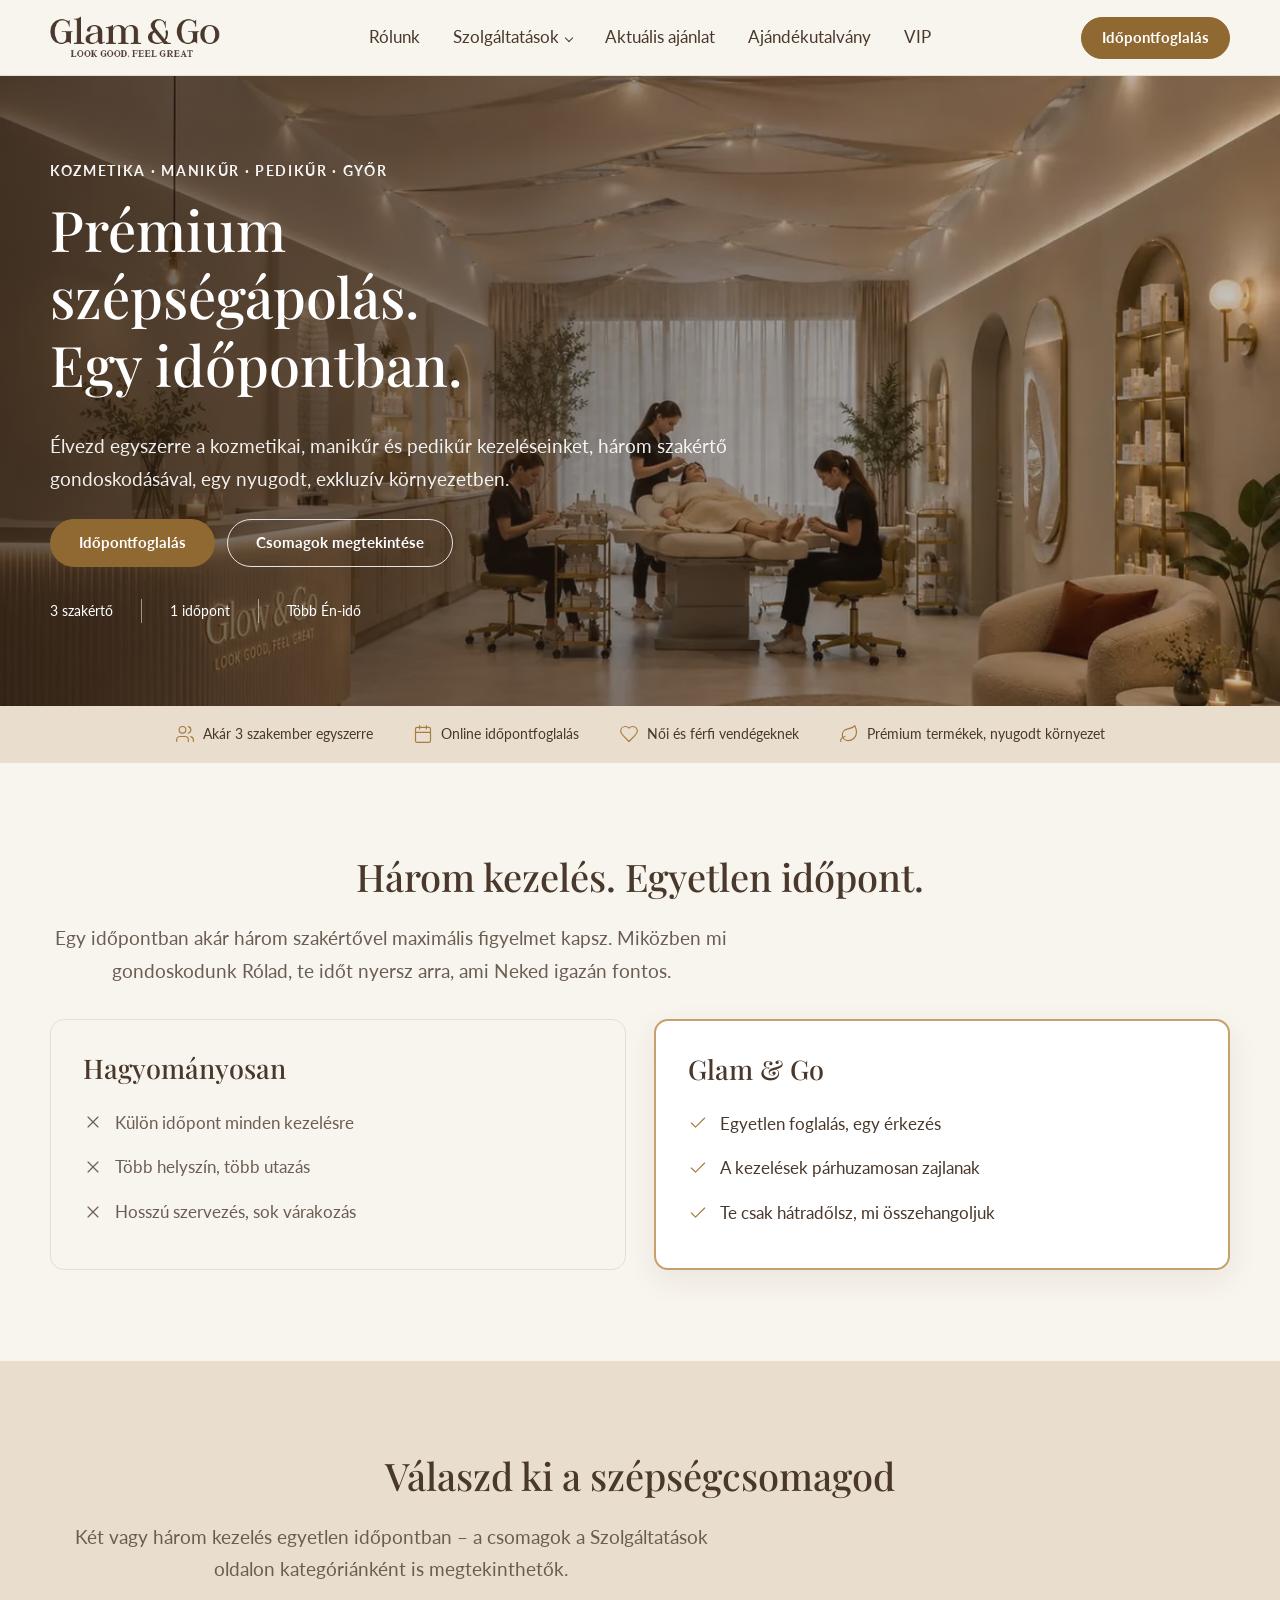
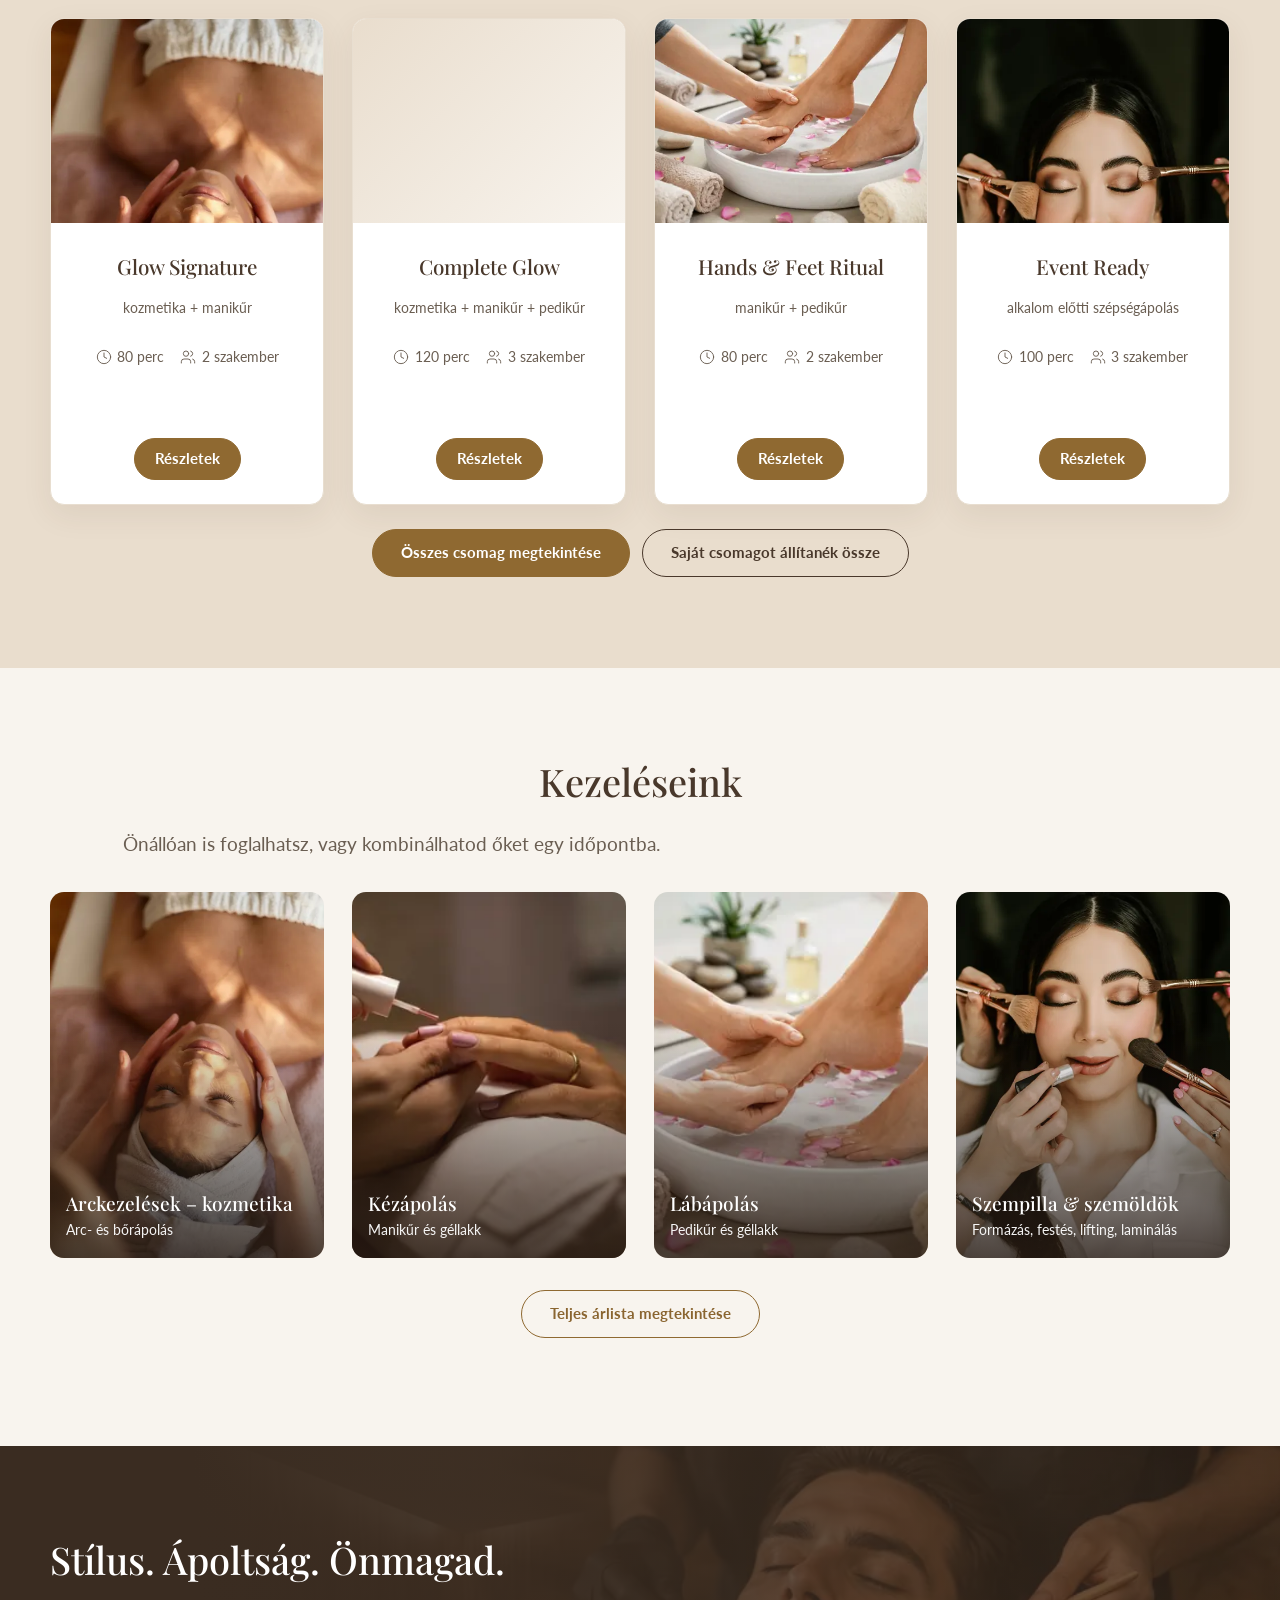
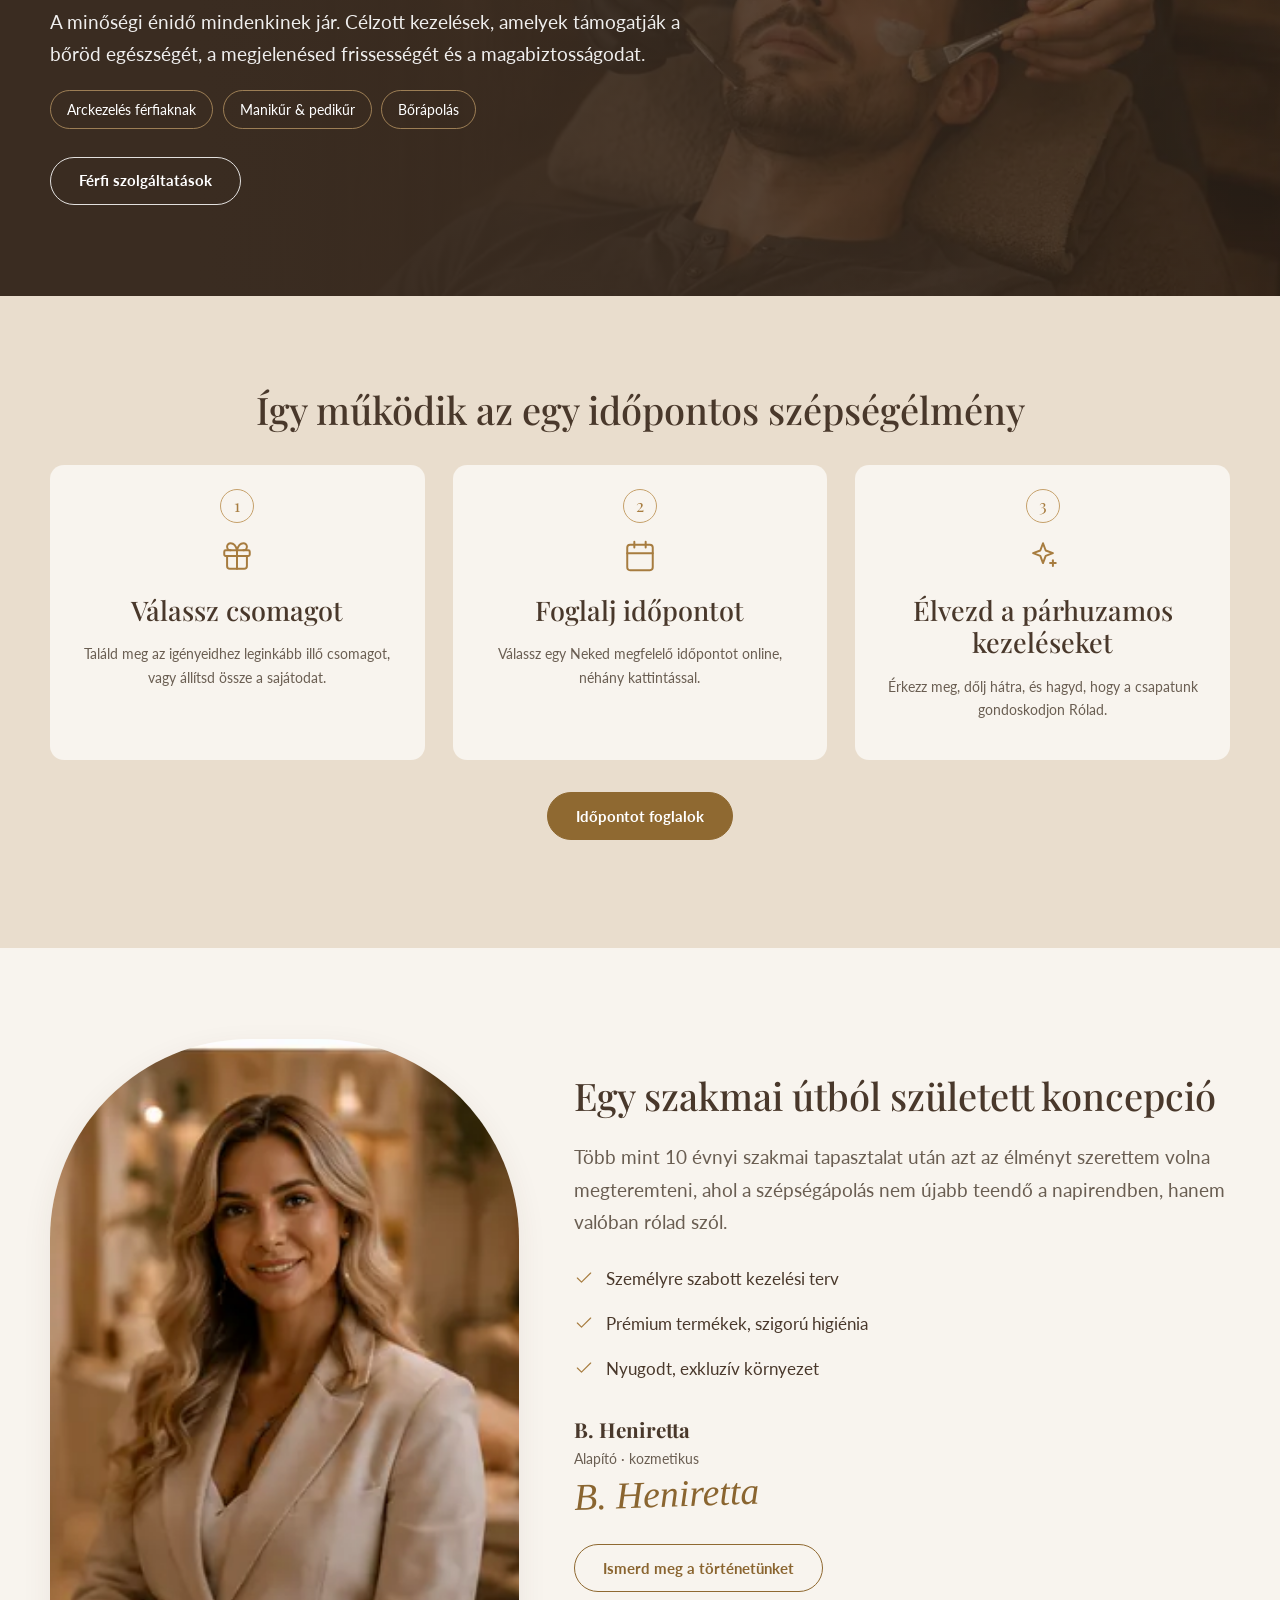
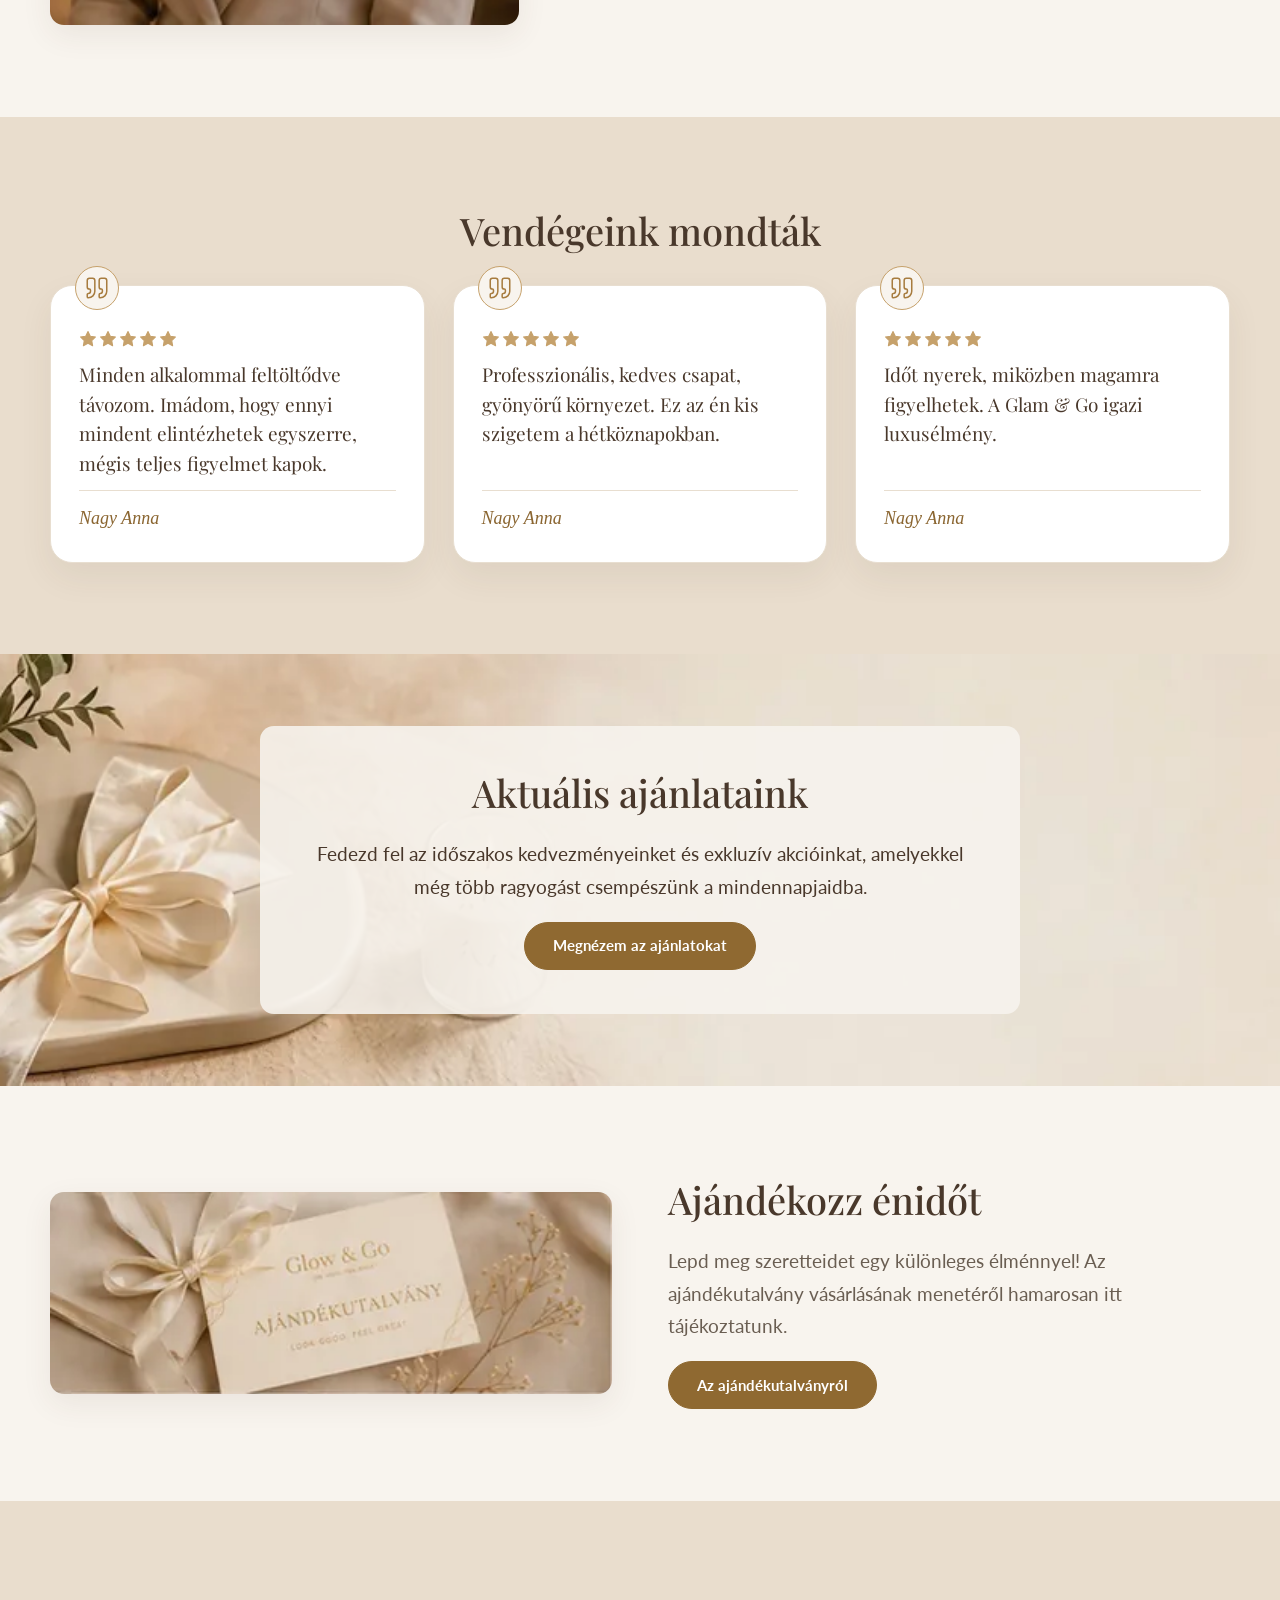
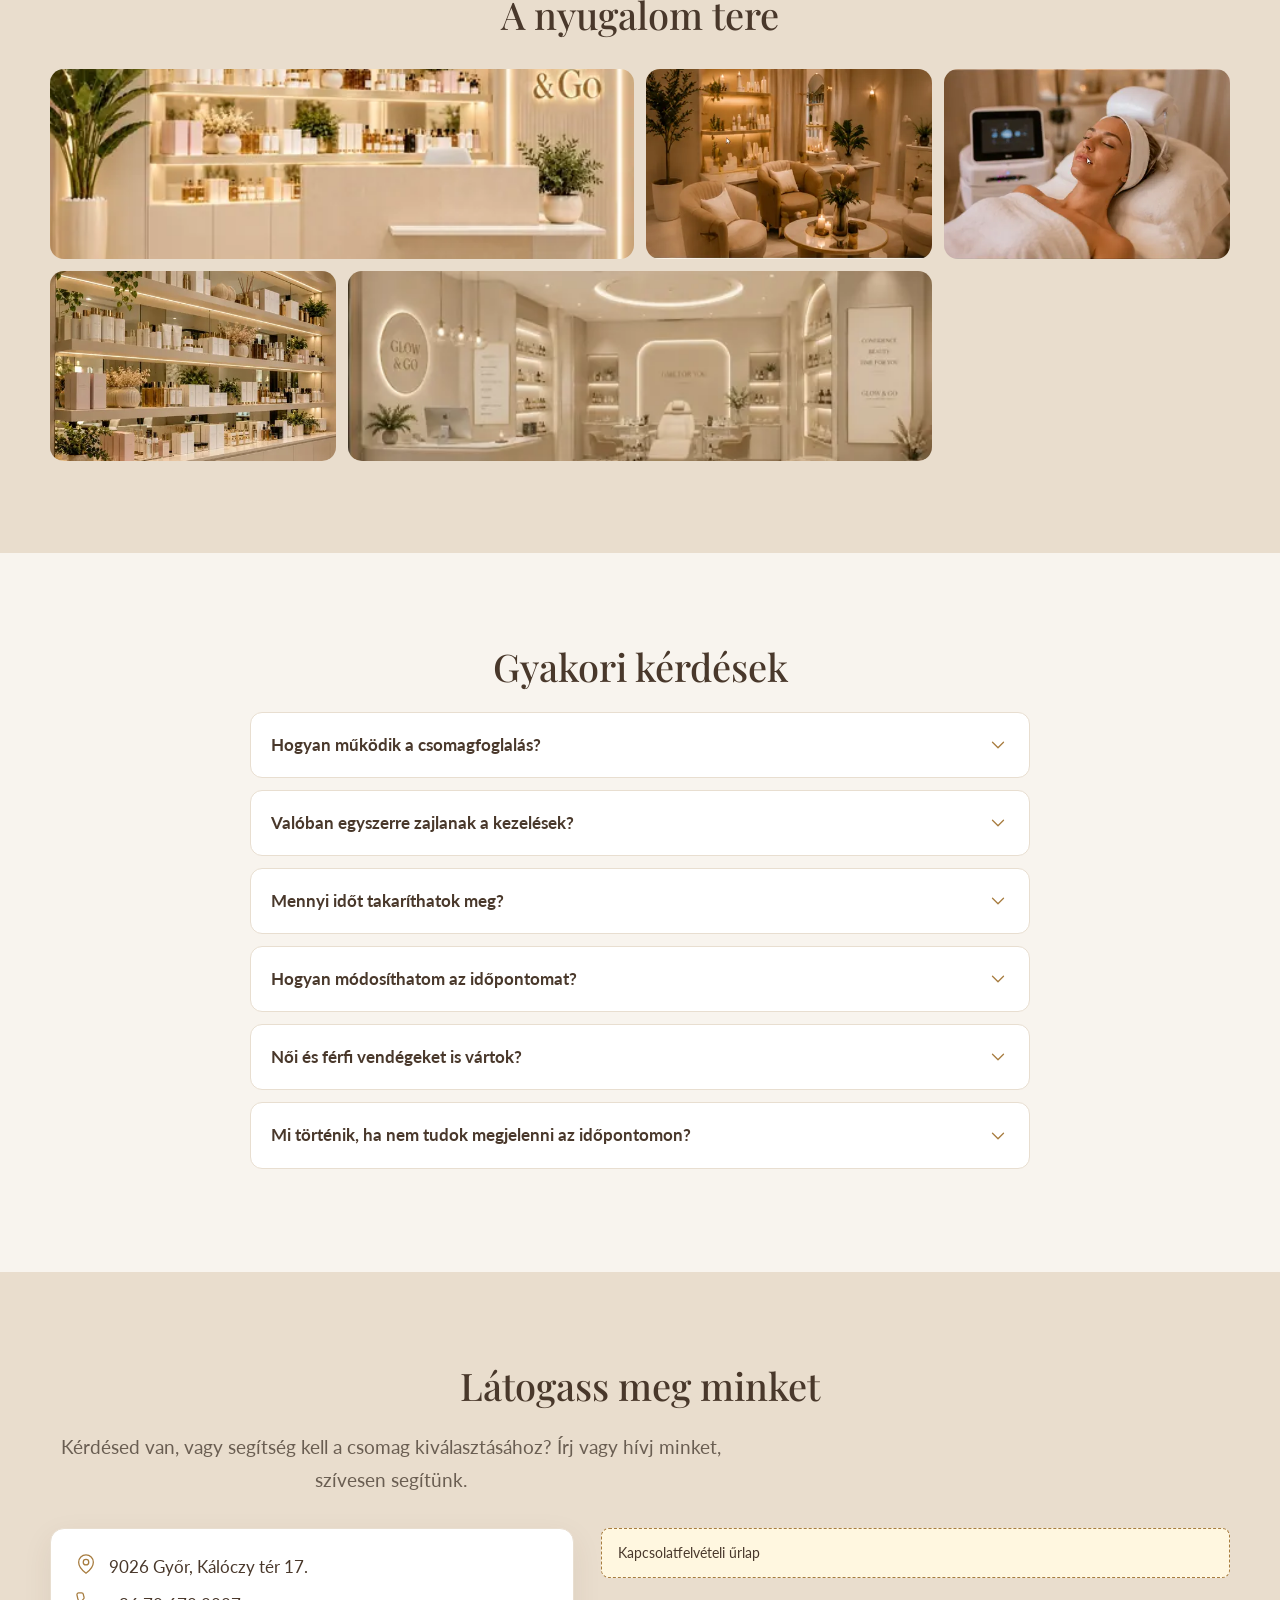
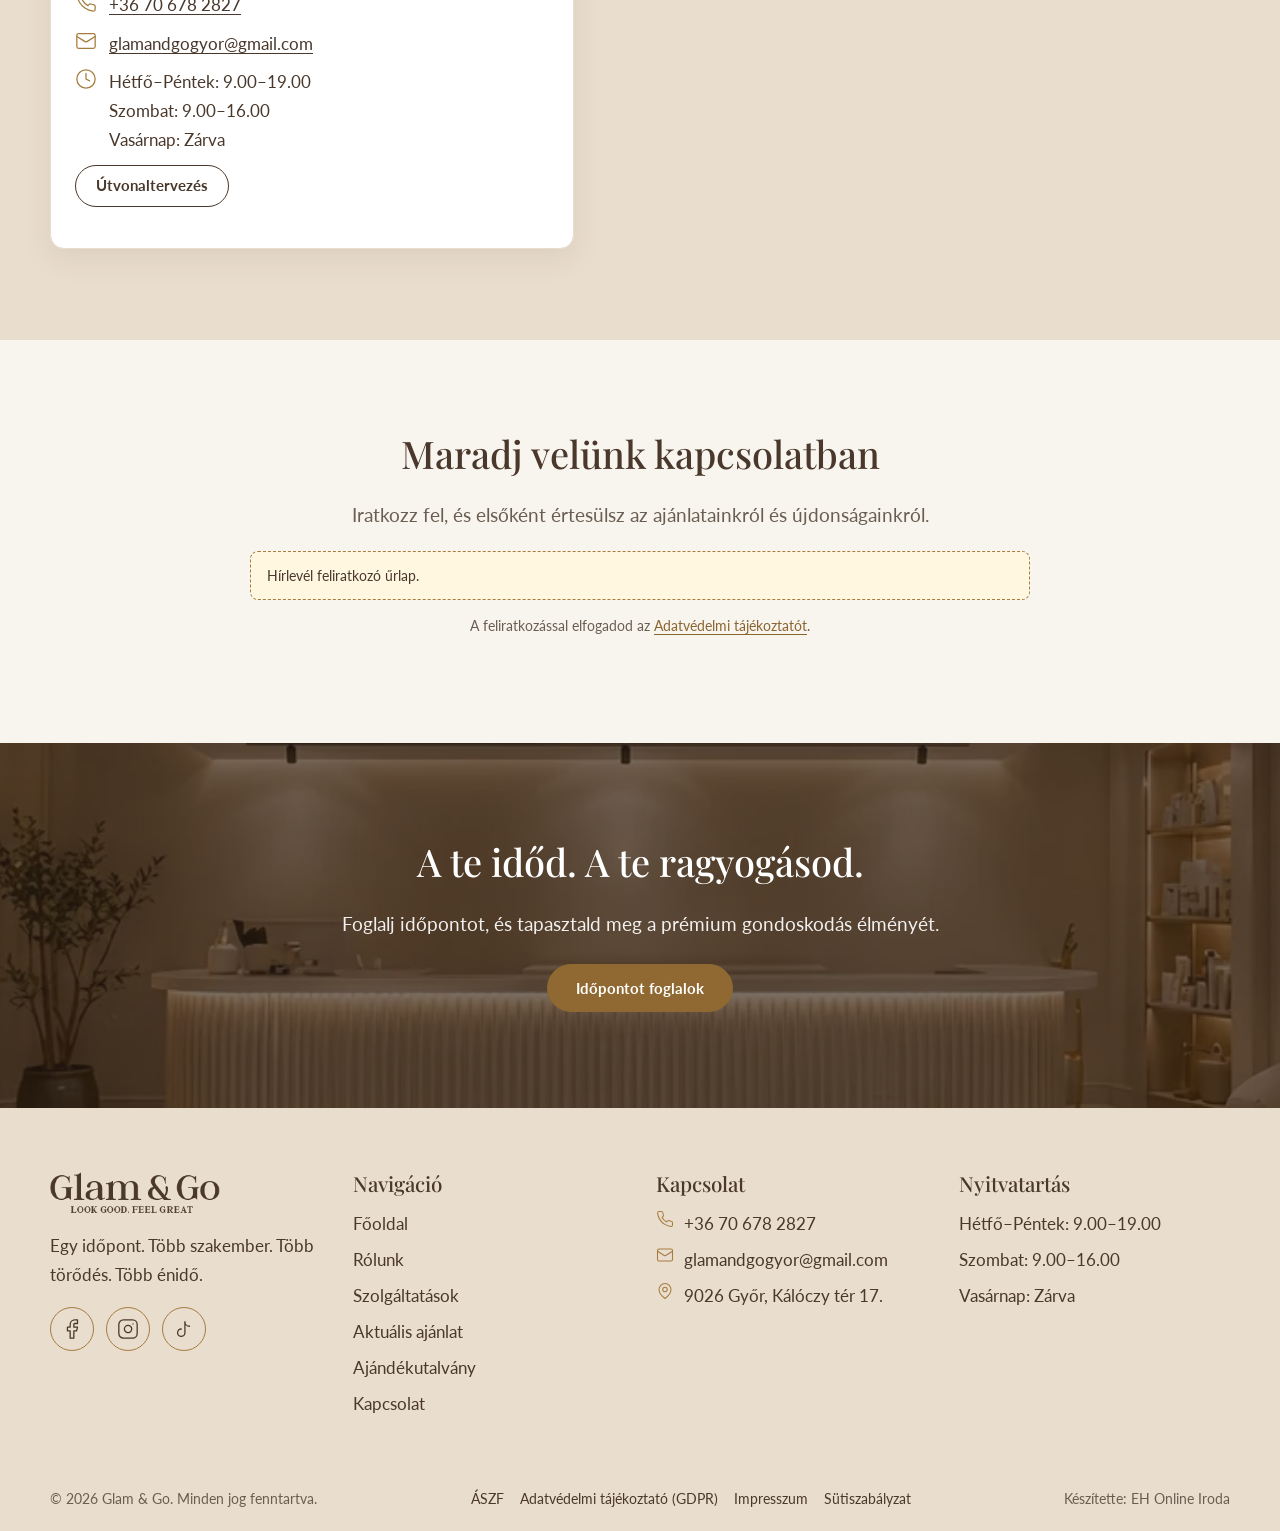
<file: index.html>
<!doctype html>
<html lang="hu"><head><meta charset="utf-8"><meta name="viewport" content="width=device-width, initial-scale=1">
<meta name="robots" content="noindex, nofollow"><title>Főoldal – Glam &amp; Go (bemutató)</title>
<link rel="preconnect" href="https://fonts.googleapis.com"><link rel="preconnect" href="https://fonts.gstatic.com" crossorigin>
<link rel="stylesheet" href="https://fonts.googleapis.com/css2?family=Lato:wght@400;700&family=Playfair+Display:wght@500;600&display=swap">
<link rel="stylesheet" href="assets/css/main.css"></head>
<body class="gg-home">
<a class="screen-reader-text gg-skip" href="#content">Ugrás a tartalomhoz</a>
<header class="gg-header" id="gg-header"><div class="gg-container gg-header__inner">
<a class="gg-logo" href="index.html" aria-label="Glam &amp; Go"><img src="assets/img/logo-dark.png" alt="Glam &amp; Go" class="gg-logo__img" width="262" height="68" decoding="async"></a>
<nav class="gg-nav" aria-label="Főmenü"><ul class="gg-menu"><li class="menu-item"><a href="rolunk.html">Rólunk</a></li><li class="menu-item menu-item-has-children"><a href="szolgaltatasok.html">Szolgáltatások</a><ul class="sub-menu"><li class="menu-item gg-submenu-item"><a href="szolgaltatasok.html#valaszto">Csomagok</a></li><li class="menu-item gg-submenu-item"><a href="szolgaltatasok.html#arlista">Szolgáltatások és árak</a></li><li class="menu-item gg-submenu-item"><a href="szolgaltatasok.html#uraknak">Férfi szolgáltatások</a></li><li class="menu-item gg-submenu-item"><a href="szolgaltatasok.html#csomagok">Fix csomagok</a></li><li class="menu-item gg-submenu-item"><a href="szolgaltatasok.html#sajat-csomag">Saját csomag összeállítása</a></li><li class="menu-item gg-submenu-item"><a href="szolgaltatasok.html#gyik">Gyakori kérdések</a></li></ul></li><li class="menu-item"><a href="aktualis-ajanlat.html">Aktuális ajánlat</a></li><li class="menu-item"><a href="ajandekutalvany.html">Ajándékutalvány</a></li><li class="menu-item"><a href="vip.html">VIP</a></li></ul></nav>
<div class="gg-header__actions"><a class="gg-btn gg-btn--small gg-header__cta" href="#">Időpontfoglalás</a>
<button class="gg-burger" type="button" aria-controls="gg-drawer" aria-expanded="false"><svg class="gg-icon gg-icon--menu" width="28" height="28" viewBox="0 0 24 24" fill="none" stroke="currentColor" stroke-width="1.4" stroke-linecap="round" stroke-linejoin="round" aria-hidden="true" focusable="false"><line x1="4" x2="20" y1="12" y2="12"/><line x1="4" x2="20" y1="6" y2="6"/><line x1="4" x2="20" y1="18" y2="18"/></svg><span class="screen-reader-text">Menü megnyitása</span></button></div></div></header>
<div class="gg-drawer" id="gg-drawer" aria-hidden="true"><div class="gg-drawer__overlay" data-gg-close></div>
<div class="gg-drawer__panel" role="dialog" aria-modal="true" aria-label="Menü" tabindex="-1"><button class="gg-drawer__close" type="button" data-gg-close><svg class="gg-icon gg-icon--x" width="28" height="28" viewBox="0 0 24 24" fill="none" stroke="currentColor" stroke-width="1.4" stroke-linecap="round" stroke-linejoin="round" aria-hidden="true" focusable="false"><path d="M18 6 6 18"/><path d="m6 6 12 12"/></svg><span class="screen-reader-text">Menü bezárása</span></button>
<nav aria-label="Mobil menü"><ul class="gg-drawer__menu"><li class="menu-item"><a href="rolunk.html">Rólunk</a></li><li class="menu-item menu-item-has-children"><a href="szolgaltatasok.html">Szolgáltatások</a><ul class="sub-menu"><li class="menu-item gg-submenu-item"><a href="szolgaltatasok.html#valaszto">Csomagok</a></li><li class="menu-item gg-submenu-item"><a href="szolgaltatasok.html#arlista">Szolgáltatások és árak</a></li><li class="menu-item gg-submenu-item"><a href="szolgaltatasok.html#uraknak">Férfi szolgáltatások</a></li><li class="menu-item gg-submenu-item"><a href="szolgaltatasok.html#csomagok">Fix csomagok</a></li><li class="menu-item gg-submenu-item"><a href="szolgaltatasok.html#sajat-csomag">Saját csomag összeállítása</a></li><li class="menu-item gg-submenu-item"><a href="szolgaltatasok.html#gyik">Gyakori kérdések</a></li></ul></li><li class="menu-item"><a href="aktualis-ajanlat.html">Aktuális ajánlat</a></li><li class="menu-item"><a href="ajandekutalvany.html">Ajándékutalvány</a></li><li class="menu-item"><a href="vip.html">VIP</a></li></ul></nav><a class="gg-btn gg-drawer__cta" href="#">Időpontfoglalás</a></div></div>
<main id="content" class="gg-main">
<section class="gg-hero"><img src="assets/img/szalon-csapat-1402.webp" srcset="assets/img/szalon-csapat-480.webp 480w, assets/img/szalon-csapat-800.webp 800w, assets/img/szalon-csapat-1200.webp 1200w, assets/img/szalon-csapat-1402.webp 1402w" sizes="(min-width: 1180px) 1180px, 100vw" alt="Három szakember egyszerre dolgozik egy vendégen a szalonban" class="gg-hero__bg" width="1402" height="1122" fetchpriority="high" decoding="async"><div class="gg-container gg-hero__inner"><p class="gg-eyebrow">Kozmetika · Manikűr · Pedikűr · Győr</p><h1>Prémium szépségápolás. Egy időpontban.</h1><p class="gg-lead">Élvezd egyszerre a kozmetikai, manikűr és pedikűr kezeléseinket, három szakértő gondoskodásával, egy nyugodt, exkluzív környezetben.</p><div class="gg-actions"><a class="gg-btn" href="#">Időpontfoglalás</a><a class="gg-btn gg-btn--light" href="szolgaltatasok.html#csomagok">Csomagok megtekintése</a></div><ul class="gg-hero__facts"><li>3 szakértő</li><li>1 időpont</li><li>Több Én-idő</li></ul></div></section>
<div class="gg-trustbar"><ul class="gg-container"><li><svg class="gg-icon gg-icon--users" width="20" height="20" viewBox="0 0 24 24" fill="none" stroke="currentColor" stroke-width="1.4" stroke-linecap="round" stroke-linejoin="round" aria-hidden="true" focusable="false"><path d="M16 21v-2a4 4 0 0 0-4-4H6a4 4 0 0 0-4 4v2"/><circle cx="9" cy="7" r="4"/><path d="M22 21v-2a4 4 0 0 0-3-3.87"/><path d="M16 3.13a4 4 0 0 1 0 7.75"/></svg>Akár 3 szakember egyszerre</li><li><svg class="gg-icon gg-icon--calendar" width="20" height="20" viewBox="0 0 24 24" fill="none" stroke="currentColor" stroke-width="1.4" stroke-linecap="round" stroke-linejoin="round" aria-hidden="true" focusable="false"><rect width="18" height="18" x="3" y="4" rx="2"/><path d="M16 2v4M8 2v4M3 10h18"/></svg>Online időpontfoglalás</li><li><svg class="gg-icon gg-icon--heart" width="20" height="20" viewBox="0 0 24 24" fill="none" stroke="currentColor" stroke-width="1.4" stroke-linecap="round" stroke-linejoin="round" aria-hidden="true" focusable="false"><path d="M19 14c1.49-1.46 3-3.21 3-5.5A5.5 5.5 0 0 0 16.5 3c-1.76 0-3 .5-4.5 2-1.5-1.5-2.74-2-4.5-2A5.5 5.5 0 0 0 2 8.5c0 2.3 1.5 4.05 3 5.5l7 7Z"/></svg>Női és férfi vendégeknek</li><li><svg class="gg-icon gg-icon--leaf" width="20" height="20" viewBox="0 0 24 24" fill="none" stroke="currentColor" stroke-width="1.4" stroke-linecap="round" stroke-linejoin="round" aria-hidden="true" focusable="false"><path d="M11 20A7 7 0 0 1 9.8 6.1C15.5 5 17 4.48 19 2c1 2 2 4.18 2 8 0 5.5-4.78 10-10 10Z"/><path d="M2 21c0-3 1.85-5.36 5.08-6"/></svg>Prémium termékek, nyugodt környezet</li></ul></div>
<section class="gg-section"><div class="gg-container"><h2 class="gg-center">Három kezelés. Egyetlen időpont.</h2><p class="gg-lead gg-center">Egy időpontban akár három szakértővel maximális figyelmet kapsz. Miközben mi gondoskodunk Rólad, te időt nyersz arra, ami Neked igazán fontos.</p><div class="gg-compare"><div class="gg-compare__col gg-compare__col--old"><h3>Hagyományosan</h3><ul><li><svg class="gg-icon gg-icon--x" width="20" height="20" viewBox="0 0 24 24" fill="none" stroke="currentColor" stroke-width="1.4" stroke-linecap="round" stroke-linejoin="round" aria-hidden="true" focusable="false"><path d="M18 6 6 18"/><path d="m6 6 12 12"/></svg>Külön időpont minden kezelésre</li><li><svg class="gg-icon gg-icon--x" width="20" height="20" viewBox="0 0 24 24" fill="none" stroke="currentColor" stroke-width="1.4" stroke-linecap="round" stroke-linejoin="round" aria-hidden="true" focusable="false"><path d="M18 6 6 18"/><path d="m6 6 12 12"/></svg>Több helyszín, több utazás</li><li><svg class="gg-icon gg-icon--x" width="20" height="20" viewBox="0 0 24 24" fill="none" stroke="currentColor" stroke-width="1.4" stroke-linecap="round" stroke-linejoin="round" aria-hidden="true" focusable="false"><path d="M18 6 6 18"/><path d="m6 6 12 12"/></svg>Hosszú szervezés, sok várakozás</li></ul></div><div class="gg-compare__col gg-compare__col--new"><h3>Glam &amp; Go</h3><ul><li><svg class="gg-icon gg-icon--check" width="20" height="20" viewBox="0 0 24 24" fill="none" stroke="currentColor" stroke-width="1.4" stroke-linecap="round" stroke-linejoin="round" aria-hidden="true" focusable="false"><path d="M20 6 9 17l-5-5"/></svg>Egyetlen foglalás, egy érkezés</li><li><svg class="gg-icon gg-icon--check" width="20" height="20" viewBox="0 0 24 24" fill="none" stroke="currentColor" stroke-width="1.4" stroke-linecap="round" stroke-linejoin="round" aria-hidden="true" focusable="false"><path d="M20 6 9 17l-5-5"/></svg>A kezelések párhuzamosan zajlanak</li><li><svg class="gg-icon gg-icon--check" width="20" height="20" viewBox="0 0 24 24" fill="none" stroke="currentColor" stroke-width="1.4" stroke-linecap="round" stroke-linejoin="round" aria-hidden="true" focusable="false"><path d="M20 6 9 17l-5-5"/></svg>Te csak hátradőlsz, mi összehangoljuk</li></ul></div></div></div></section>
<section class="gg-section gg-section--beige" id="csomagok"><div class="gg-container"><h2 class="gg-center">Válaszd ki a szépségcsomagod</h2><p class="gg-lead gg-center">Két vagy három kezelés egyetlen időpontban – a csomagok a Szolgáltatások oldalon kategóriánként is megtekinthetők.</p><div class="gg-grid gg-grid--4"><article class="gg-card gg-package"><div class="gg-package__media"><img src="assets/img/kozmetika-848.webp" srcset="assets/img/kozmetika-480.webp 480w, assets/img/kozmetika-800.webp 800w, assets/img/kozmetika-848.webp 848w" sizes="(min-width: 860px) 380px, 100vw" alt="" width="848" height="1256" loading="lazy" decoding="async"></div><div class="gg-package__body"><h3>Glow Signature</h3><p class="gg-package__treat">kozmetika + manikűr</p><p class="gg-meta"><span><svg class="gg-icon gg-icon--clock" width="16" height="16" viewBox="0 0 24 24" fill="none" stroke="currentColor" stroke-width="1.4" stroke-linecap="round" stroke-linejoin="round" aria-hidden="true" focusable="false"><circle cx="12" cy="12" r="10"/><polyline points="12 6 12 12 16 14"/></svg>80 perc</span><span><svg class="gg-icon gg-icon--users" width="16" height="16" viewBox="0 0 24 24" fill="none" stroke="currentColor" stroke-width="1.4" stroke-linecap="round" stroke-linejoin="round" aria-hidden="true" focusable="false"><path d="M16 21v-2a4 4 0 0 0-4-4H6a4 4 0 0 0-4 4v2"/><circle cx="9" cy="7" r="4"/><path d="M22 21v-2a4 4 0 0 0-3-3.87"/><path d="M16 3.13a4 4 0 0 1 0 7.75"/></svg>2 szakember</span></p><p class="gg-price"></p><a class="gg-btn gg-btn--small" href="#">Részletek</a></div></article><article class="gg-card gg-package"><div class="gg-package__media"><img src="assets/img/szalon-csapat-1402.webp" srcset="assets/img/szalon-csapat-480.webp 480w, assets/img/szalon-csapat-800.webp 800w, assets/img/szalon-csapat-1200.webp 1200w, assets/img/szalon-csapat-1402.webp 1402w" sizes="(min-width: 860px) 380px, 100vw" alt="" width="1402" height="1122" loading="lazy" decoding="async"></div><div class="gg-package__body"><h3>Complete Glow</h3><p class="gg-package__treat">kozmetika + manikűr + pedikűr</p><p class="gg-meta"><span><svg class="gg-icon gg-icon--clock" width="16" height="16" viewBox="0 0 24 24" fill="none" stroke="currentColor" stroke-width="1.4" stroke-linecap="round" stroke-linejoin="round" aria-hidden="true" focusable="false"><circle cx="12" cy="12" r="10"/><polyline points="12 6 12 12 16 14"/></svg>120 perc</span><span><svg class="gg-icon gg-icon--users" width="16" height="16" viewBox="0 0 24 24" fill="none" stroke="currentColor" stroke-width="1.4" stroke-linecap="round" stroke-linejoin="round" aria-hidden="true" focusable="false"><path d="M16 21v-2a4 4 0 0 0-4-4H6a4 4 0 0 0-4 4v2"/><circle cx="9" cy="7" r="4"/><path d="M22 21v-2a4 4 0 0 0-3-3.87"/><path d="M16 3.13a4 4 0 0 1 0 7.75"/></svg>3 szakember</span></p><p class="gg-price"></p><a class="gg-btn gg-btn--small" href="#">Részletek</a></div></article><article class="gg-card gg-package"><div class="gg-package__media"><img src="assets/img/pedikur-1264.webp" srcset="assets/img/pedikur-480.webp 480w, assets/img/pedikur-800.webp 800w, assets/img/pedikur-1200.webp 1200w, assets/img/pedikur-1264.webp 1264w" sizes="(min-width: 860px) 380px, 100vw" alt="" width="1264" height="845" loading="lazy" decoding="async"></div><div class="gg-package__body"><h3>Hands &amp; Feet Ritual</h3><p class="gg-package__treat">manikűr + pedikűr</p><p class="gg-meta"><span><svg class="gg-icon gg-icon--clock" width="16" height="16" viewBox="0 0 24 24" fill="none" stroke="currentColor" stroke-width="1.4" stroke-linecap="round" stroke-linejoin="round" aria-hidden="true" focusable="false"><circle cx="12" cy="12" r="10"/><polyline points="12 6 12 12 16 14"/></svg>80 perc</span><span><svg class="gg-icon gg-icon--users" width="16" height="16" viewBox="0 0 24 24" fill="none" stroke="currentColor" stroke-width="1.4" stroke-linecap="round" stroke-linejoin="round" aria-hidden="true" focusable="false"><path d="M16 21v-2a4 4 0 0 0-4-4H6a4 4 0 0 0-4 4v2"/><circle cx="9" cy="7" r="4"/><path d="M22 21v-2a4 4 0 0 0-3-3.87"/><path d="M16 3.13a4 4 0 0 1 0 7.75"/></svg>2 szakember</span></p><p class="gg-price"></p><a class="gg-btn gg-btn--small" href="#">Részletek</a></div></article><article class="gg-card gg-package"><div class="gg-package__media"><img src="assets/img/makeup-900.webp" srcset="assets/img/makeup-480.webp 480w, assets/img/makeup-800.webp 800w, assets/img/makeup-900.webp 900w" sizes="(min-width: 860px) 380px, 100vw" alt="" width="900" height="1600" loading="lazy" decoding="async"></div><div class="gg-package__body"><h3>Event Ready</h3><p class="gg-package__treat">alkalom előtti szépségápolás</p><p class="gg-meta"><span><svg class="gg-icon gg-icon--clock" width="16" height="16" viewBox="0 0 24 24" fill="none" stroke="currentColor" stroke-width="1.4" stroke-linecap="round" stroke-linejoin="round" aria-hidden="true" focusable="false"><circle cx="12" cy="12" r="10"/><polyline points="12 6 12 12 16 14"/></svg>100 perc</span><span><svg class="gg-icon gg-icon--users" width="16" height="16" viewBox="0 0 24 24" fill="none" stroke="currentColor" stroke-width="1.4" stroke-linecap="round" stroke-linejoin="round" aria-hidden="true" focusable="false"><path d="M16 21v-2a4 4 0 0 0-4-4H6a4 4 0 0 0-4 4v2"/><circle cx="9" cy="7" r="4"/><path d="M22 21v-2a4 4 0 0 0-3-3.87"/><path d="M16 3.13a4 4 0 0 1 0 7.75"/></svg>3 szakember</span></p><p class="gg-price"></p><a class="gg-btn gg-btn--small" href="#">Részletek</a></div></article></div><div class="gg-actions gg-actions--center gg-mt"><a class="gg-btn" href="szolgaltatasok.html#csomagok">Összes csomag megtekintése</a><a class="gg-btn gg-btn--ghost" href="szolgaltatasok.html#sajat-csomag">Saját csomagot állítanék össze</a></div></div></section>
<section class="gg-section"><div class="gg-container"><h2 class="gg-center">Kezeléseink</h2><p class="gg-lead gg-center">Önállóan is foglalhatsz, vagy kombinálhatod őket egy időpontba.</p><ul class="gg-tiles"><li><a class="gg-tile" href="szolgaltatasok.html#arlista"><img src="assets/img/kozmetika-848.webp" srcset="assets/img/kozmetika-480.webp 480w, assets/img/kozmetika-800.webp 800w, assets/img/kozmetika-848.webp 848w" sizes="(min-width: 860px) 280px, 50vw" alt="" width="848" height="1256" loading="lazy" decoding="async"><span class="gg-tile__label"><strong>Arckezelések – kozmetika</strong><small>Arc- és bőrápolás</small></span></a></li><li><a class="gg-tile" href="szolgaltatasok.html#arlista"><img src="assets/img/manikur-1253.webp" srcset="assets/img/manikur-480.webp 480w, assets/img/manikur-800.webp 800w, assets/img/manikur-1200.webp 1200w, assets/img/manikur-1253.webp 1253w" sizes="(min-width: 860px) 280px, 50vw" alt="" width="1253" height="832" loading="lazy" decoding="async"><span class="gg-tile__label"><strong>Kézápolás</strong><small>Manikűr és géllakk</small></span></a></li><li><a class="gg-tile" href="szolgaltatasok.html#arlista"><img src="assets/img/pedikur-1264.webp" srcset="assets/img/pedikur-480.webp 480w, assets/img/pedikur-800.webp 800w, assets/img/pedikur-1200.webp 1200w, assets/img/pedikur-1264.webp 1264w" sizes="(min-width: 860px) 280px, 50vw" alt="" width="1264" height="845" loading="lazy" decoding="async"><span class="gg-tile__label"><strong>Lábápolás</strong><small>Pedikűr és géllakk</small></span></a></li><li><a class="gg-tile" href="szolgaltatasok.html#arlista"><img src="assets/img/makeup-900.webp" srcset="assets/img/makeup-480.webp 480w, assets/img/makeup-800.webp 800w, assets/img/makeup-900.webp 900w" sizes="(min-width: 860px) 280px, 50vw" alt="" width="900" height="1600" loading="lazy" decoding="async"><span class="gg-tile__label"><strong>Szempilla &amp; szemöldök</strong><small>Formázás, festés, lifting, laminálás</small></span></a></li></ul><p class="gg-center gg-mt"><a class="gg-btn gg-btn--ghost" href="szolgaltatasok.html#arlista">Teljes árlista megtekintése</a></p></div></section>
<section class="gg-men"><img src="assets/img/uraknak-1600.webp" srcset="assets/img/uraknak-480.webp 480w, assets/img/uraknak-800.webp 800w, assets/img/uraknak-1200.webp 1200w, assets/img/uraknak-1600.webp 1600w" sizes="(min-width: 1180px) 1180px, 100vw" alt="Férfi arckezelés a szalonban" class="gg-men__bg" width="1600" height="419" loading="lazy" decoding="async"><div class="gg-container gg-men__inner"><h2>Stílus. Ápoltság. Önmagad.</h2><p class="gg-lead">A minőségi énidő mindenkinek jár. Célzott kezelések, amelyek támogatják a bőröd egészségét, a megjelenésed frissességét és a magabiztosságodat.</p><ul class="gg-men__cats"><li>Arckezelés férfiaknak</li><li>Manikűr &amp; pedikűr</li><li>Bőrápolás</li></ul><a class="gg-btn gg-btn--light" href="szolgaltatasok.html#uraknak">Férfi szolgáltatások</a></div></section>
<section class="gg-section gg-section--beige"><div class="gg-container"><h2 class="gg-center">Így működik az egy időpontos szépségélmény</h2><ol class="gg-steps"><li><svg class="gg-icon gg-icon--gift" width="34" height="34" viewBox="0 0 24 24" fill="none" stroke="currentColor" stroke-width="1.4" stroke-linecap="round" stroke-linejoin="round" aria-hidden="true" focusable="false"><rect x="3" y="8" width="18" height="4" rx="1"/><path d="M12 8v13"/><path d="M19 12v7a2 2 0 0 1-2 2H7a2 2 0 0 1-2-2v-7"/><path d="M7.5 8a2.5 2.5 0 0 1 0-5A4.8 8 0 0 1 12 8a4.8 8 0 0 1 4.5-5 2.5 2.5 0 0 1 0 5"/></svg><h3>Válassz csomagot</h3><p>Találd meg az igényeidhez leginkább illő csomagot, vagy állítsd össze a sajátodat.</p></li><li><svg class="gg-icon gg-icon--calendar" width="34" height="34" viewBox="0 0 24 24" fill="none" stroke="currentColor" stroke-width="1.4" stroke-linecap="round" stroke-linejoin="round" aria-hidden="true" focusable="false"><rect width="18" height="18" x="3" y="4" rx="2"/><path d="M16 2v4M8 2v4M3 10h18"/></svg><h3>Foglalj időpontot</h3><p>Válassz egy Neked megfelelő időpontot online, néhány kattintással.</p></li><li><svg class="gg-icon gg-icon--sparkles" width="34" height="34" viewBox="0 0 24 24" fill="none" stroke="currentColor" stroke-width="1.4" stroke-linecap="round" stroke-linejoin="round" aria-hidden="true" focusable="false"><path d="M12 3l1.9 5.1L19 10l-5.1 1.9L12 17l-1.9-5.1L5 10l5.1-1.9z"/><path d="M19 15v4"/><path d="M17 17h4"/></svg><h3>Élvezd a párhuzamos kezeléseket</h3><p>Érkezz meg, dőlj hátra, és hagyd, hogy a csapatunk gondoskodjon Rólad.</p></li></ol><p class="gg-center gg-mt"><a class="gg-btn" href="#">Időpontot foglalok</a></p></div></section>
<section class="gg-section"><div class="gg-container gg-aboutmini"><div class="gg-aboutmini__img"><img src="assets/img/alapito-761.webp" srcset="assets/img/alapito-480.webp 480w, assets/img/alapito-761.webp 761w" sizes="(min-width: 860px) 420px, 100vw" alt="A szalon alapítója" width="761" height="504" loading="lazy" decoding="async"></div><div><h2>Egy szakmai útból született koncepció</h2><p class="gg-lead">Több mint 10 évnyi szakmai tapasztalat után azt az élményt szerettem volna megteremteni, ahol a szépségápolás nem újabb teendő a napirendben, hanem valóban rólad szól.</p><ul class="gg-checks"><li><svg class="gg-icon gg-icon--check" width="20" height="20" viewBox="0 0 24 24" fill="none" stroke="currentColor" stroke-width="1.4" stroke-linecap="round" stroke-linejoin="round" aria-hidden="true" focusable="false"><path d="M20 6 9 17l-5-5"/></svg>Személyre szabott kezelési terv</li><li><svg class="gg-icon gg-icon--check" width="20" height="20" viewBox="0 0 24 24" fill="none" stroke="currentColor" stroke-width="1.4" stroke-linecap="round" stroke-linejoin="round" aria-hidden="true" focusable="false"><path d="M20 6 9 17l-5-5"/></svg>Prémium termékek, szigorú higiénia</li><li><svg class="gg-icon gg-icon--check" width="20" height="20" viewBox="0 0 24 24" fill="none" stroke="currentColor" stroke-width="1.4" stroke-linecap="round" stroke-linejoin="round" aria-hidden="true" focusable="false"><path d="M20 6 9 17l-5-5"/></svg>Nyugodt, exkluzív környezet</li></ul><div class="gg-founder"><p class="gg-founder__id"><strong>B. Heniretta</strong><span>Alapító · kozmetikus</span></p><span class="gg-signature" aria-hidden="true">B. Heniretta</span></div><a class="gg-btn gg-btn--ghost" href="rolunk.html">Ismerd meg a történetünket</a></div></div></section>
<section class="gg-section gg-section--beige"><div class="gg-container"><h2 class="gg-center">Vendégeink mondták</h2><ul class="gg-reviews"><li class="gg-review"><span class="gg-review__mark"><svg class="gg-icon gg-icon--quote" width="26" height="26" viewBox="0 0 24 24" fill="none" stroke="currentColor" stroke-width="1.4" stroke-linecap="round" stroke-linejoin="round" aria-hidden="true" focusable="false"><path d="M16 3a2 2 0 0 0-2 2v6a2 2 0 0 0 2 2 1 1 0 0 1 1 1v1a2 2 0 0 1-2 2 1 1 0 0 0-1 1v2a1 1 0 0 0 1 1 6 6 0 0 0 6-6V5a2 2 0 0 0-2-2z"/><path d="M5 3a2 2 0 0 0-2 2v6a2 2 0 0 0 2 2 1 1 0 0 1 1 1v1a2 2 0 0 1-2 2 1 1 0 0 0-1 1v2a1 1 0 0 0 1 1 6 6 0 0 0 6-6V5a2 2 0 0 0-2-2z"/></svg></span><div class="gg-stars" role="img" aria-label="5 csillag az 5-ből"><svg class="gg-icon gg-icon--star" width="18" height="18" viewBox="0 0 24 24" fill="none" stroke="currentColor" stroke-width="1.4" stroke-linecap="round" stroke-linejoin="round" aria-hidden="true" focusable="false"><polygon points="12 2 15.09 8.26 22 9.27 17 14.14 18.18 21.02 12 17.77 5.82 21.02 7 14.14 2 9.27 8.91 8.26 12 2"/></svg><svg class="gg-icon gg-icon--star" width="18" height="18" viewBox="0 0 24 24" fill="none" stroke="currentColor" stroke-width="1.4" stroke-linecap="round" stroke-linejoin="round" aria-hidden="true" focusable="false"><polygon points="12 2 15.09 8.26 22 9.27 17 14.14 18.18 21.02 12 17.77 5.82 21.02 7 14.14 2 9.27 8.91 8.26 12 2"/></svg><svg class="gg-icon gg-icon--star" width="18" height="18" viewBox="0 0 24 24" fill="none" stroke="currentColor" stroke-width="1.4" stroke-linecap="round" stroke-linejoin="round" aria-hidden="true" focusable="false"><polygon points="12 2 15.09 8.26 22 9.27 17 14.14 18.18 21.02 12 17.77 5.82 21.02 7 14.14 2 9.27 8.91 8.26 12 2"/></svg><svg class="gg-icon gg-icon--star" width="18" height="18" viewBox="0 0 24 24" fill="none" stroke="currentColor" stroke-width="1.4" stroke-linecap="round" stroke-linejoin="round" aria-hidden="true" focusable="false"><polygon points="12 2 15.09 8.26 22 9.27 17 14.14 18.18 21.02 12 17.77 5.82 21.02 7 14.14 2 9.27 8.91 8.26 12 2"/></svg><svg class="gg-icon gg-icon--star" width="18" height="18" viewBox="0 0 24 24" fill="none" stroke="currentColor" stroke-width="1.4" stroke-linecap="round" stroke-linejoin="round" aria-hidden="true" focusable="false"><polygon points="12 2 15.09 8.26 22 9.27 17 14.14 18.18 21.02 12 17.77 5.82 21.02 7 14.14 2 9.27 8.91 8.26 12 2"/></svg></div><blockquote>Minden alkalommal feltöltődve távozom. Imádom, hogy ennyi mindent elintézhetek egyszerre, mégis teljes figyelmet kapok.</blockquote><p class="gg-review__name">Nagy Anna</p></li><li class="gg-review"><span class="gg-review__mark"><svg class="gg-icon gg-icon--quote" width="26" height="26" viewBox="0 0 24 24" fill="none" stroke="currentColor" stroke-width="1.4" stroke-linecap="round" stroke-linejoin="round" aria-hidden="true" focusable="false"><path d="M16 3a2 2 0 0 0-2 2v6a2 2 0 0 0 2 2 1 1 0 0 1 1 1v1a2 2 0 0 1-2 2 1 1 0 0 0-1 1v2a1 1 0 0 0 1 1 6 6 0 0 0 6-6V5a2 2 0 0 0-2-2z"/><path d="M5 3a2 2 0 0 0-2 2v6a2 2 0 0 0 2 2 1 1 0 0 1 1 1v1a2 2 0 0 1-2 2 1 1 0 0 0-1 1v2a1 1 0 0 0 1 1 6 6 0 0 0 6-6V5a2 2 0 0 0-2-2z"/></svg></span><div class="gg-stars" role="img" aria-label="5 csillag az 5-ből"><svg class="gg-icon gg-icon--star" width="18" height="18" viewBox="0 0 24 24" fill="none" stroke="currentColor" stroke-width="1.4" stroke-linecap="round" stroke-linejoin="round" aria-hidden="true" focusable="false"><polygon points="12 2 15.09 8.26 22 9.27 17 14.14 18.18 21.02 12 17.77 5.82 21.02 7 14.14 2 9.27 8.91 8.26 12 2"/></svg><svg class="gg-icon gg-icon--star" width="18" height="18" viewBox="0 0 24 24" fill="none" stroke="currentColor" stroke-width="1.4" stroke-linecap="round" stroke-linejoin="round" aria-hidden="true" focusable="false"><polygon points="12 2 15.09 8.26 22 9.27 17 14.14 18.18 21.02 12 17.77 5.82 21.02 7 14.14 2 9.27 8.91 8.26 12 2"/></svg><svg class="gg-icon gg-icon--star" width="18" height="18" viewBox="0 0 24 24" fill="none" stroke="currentColor" stroke-width="1.4" stroke-linecap="round" stroke-linejoin="round" aria-hidden="true" focusable="false"><polygon points="12 2 15.09 8.26 22 9.27 17 14.14 18.18 21.02 12 17.77 5.82 21.02 7 14.14 2 9.27 8.91 8.26 12 2"/></svg><svg class="gg-icon gg-icon--star" width="18" height="18" viewBox="0 0 24 24" fill="none" stroke="currentColor" stroke-width="1.4" stroke-linecap="round" stroke-linejoin="round" aria-hidden="true" focusable="false"><polygon points="12 2 15.09 8.26 22 9.27 17 14.14 18.18 21.02 12 17.77 5.82 21.02 7 14.14 2 9.27 8.91 8.26 12 2"/></svg><svg class="gg-icon gg-icon--star" width="18" height="18" viewBox="0 0 24 24" fill="none" stroke="currentColor" stroke-width="1.4" stroke-linecap="round" stroke-linejoin="round" aria-hidden="true" focusable="false"><polygon points="12 2 15.09 8.26 22 9.27 17 14.14 18.18 21.02 12 17.77 5.82 21.02 7 14.14 2 9.27 8.91 8.26 12 2"/></svg></div><blockquote>Professzionális, kedves csapat, gyönyörű környezet. Ez az én kis szigetem a hétköznapokban.</blockquote><p class="gg-review__name">Nagy Anna</p></li><li class="gg-review"><span class="gg-review__mark"><svg class="gg-icon gg-icon--quote" width="26" height="26" viewBox="0 0 24 24" fill="none" stroke="currentColor" stroke-width="1.4" stroke-linecap="round" stroke-linejoin="round" aria-hidden="true" focusable="false"><path d="M16 3a2 2 0 0 0-2 2v6a2 2 0 0 0 2 2 1 1 0 0 1 1 1v1a2 2 0 0 1-2 2 1 1 0 0 0-1 1v2a1 1 0 0 0 1 1 6 6 0 0 0 6-6V5a2 2 0 0 0-2-2z"/><path d="M5 3a2 2 0 0 0-2 2v6a2 2 0 0 0 2 2 1 1 0 0 1 1 1v1a2 2 0 0 1-2 2 1 1 0 0 0-1 1v2a1 1 0 0 0 1 1 6 6 0 0 0 6-6V5a2 2 0 0 0-2-2z"/></svg></span><div class="gg-stars" role="img" aria-label="5 csillag az 5-ből"><svg class="gg-icon gg-icon--star" width="18" height="18" viewBox="0 0 24 24" fill="none" stroke="currentColor" stroke-width="1.4" stroke-linecap="round" stroke-linejoin="round" aria-hidden="true" focusable="false"><polygon points="12 2 15.09 8.26 22 9.27 17 14.14 18.18 21.02 12 17.77 5.82 21.02 7 14.14 2 9.27 8.91 8.26 12 2"/></svg><svg class="gg-icon gg-icon--star" width="18" height="18" viewBox="0 0 24 24" fill="none" stroke="currentColor" stroke-width="1.4" stroke-linecap="round" stroke-linejoin="round" aria-hidden="true" focusable="false"><polygon points="12 2 15.09 8.26 22 9.27 17 14.14 18.18 21.02 12 17.77 5.82 21.02 7 14.14 2 9.27 8.91 8.26 12 2"/></svg><svg class="gg-icon gg-icon--star" width="18" height="18" viewBox="0 0 24 24" fill="none" stroke="currentColor" stroke-width="1.4" stroke-linecap="round" stroke-linejoin="round" aria-hidden="true" focusable="false"><polygon points="12 2 15.09 8.26 22 9.27 17 14.14 18.18 21.02 12 17.77 5.82 21.02 7 14.14 2 9.27 8.91 8.26 12 2"/></svg><svg class="gg-icon gg-icon--star" width="18" height="18" viewBox="0 0 24 24" fill="none" stroke="currentColor" stroke-width="1.4" stroke-linecap="round" stroke-linejoin="round" aria-hidden="true" focusable="false"><polygon points="12 2 15.09 8.26 22 9.27 17 14.14 18.18 21.02 12 17.77 5.82 21.02 7 14.14 2 9.27 8.91 8.26 12 2"/></svg><svg class="gg-icon gg-icon--star" width="18" height="18" viewBox="0 0 24 24" fill="none" stroke="currentColor" stroke-width="1.4" stroke-linecap="round" stroke-linejoin="round" aria-hidden="true" focusable="false"><polygon points="12 2 15.09 8.26 22 9.27 17 14.14 18.18 21.02 12 17.77 5.82 21.02 7 14.14 2 9.27 8.91 8.26 12 2"/></svg></div><blockquote>Időt nyerek, miközben magamra figyelhetek. A Glam &amp; Go igazi luxusélmény.</blockquote><p class="gg-review__name">Nagy Anna</p></li></ul></div></section>
<section class="gg-offerband gg-offerband--gift"><img src="assets/img/ajanlat-hatter-1600.webp" srcset="assets/img/ajanlat-hatter-480.webp 480w, assets/img/ajanlat-hatter-800.webp 800w, assets/img/ajanlat-hatter-1200.webp 1200w, assets/img/ajanlat-hatter-1600.webp 1600w" sizes="(min-width: 1180px) 1180px, 100vw" alt="" class="gg-offerband__bg" width="1600" height="360" loading="lazy" decoding="async"><div class="gg-container gg-offerband__inner"><h2>Aktuális ajánlataink</h2><p>Fedezd fel az időszakos kedvezményeinket és exkluzív akcióinkat, amelyekkel még több ragyogást csempészünk a mindennapjaidba.</p><a class="gg-btn" href="aktualis-ajanlat.html">Megnézem az ajánlatokat</a></div></section>
<section class="gg-section"><div class="gg-container gg-voucher"><div class="gg-voucher__img"><img src="assets/img/ajandekutalvany-371.webp" srcset="assets/img/ajandekutalvany-371.webp 371w" sizes="(min-width: 1180px) 1180px, 100vw" alt="Glam &amp; Go ajándékutalvány" width="371" height="133" loading="lazy" decoding="async"></div><div><h2>Ajándékozz énidőt</h2><p class="gg-lead">Lepd meg szeretteidet egy különleges élménnyel! Az ajándékutalvány vásárlásának menetéről hamarosan itt tájékoztatunk.</p><a class="gg-btn" href="ajandekutalvany.html">Az ajándékutalványról</a></div></div></section>
<section class="gg-section gg-section--beige"><div class="gg-container"><h2 class="gg-center">A nyugalom tere</h2><ul class="gg-mosaic"><li class="gg-mosaic__item is-wide"><button type="button" class="gg-mosaic__btn" data-gg-zoom aria-label="Kép nagyítása: Recepció és termékfal"><img src="assets/img/szalon-pult-1360.webp" srcset="assets/img/szalon-pult-480.webp 480w, assets/img/szalon-pult-800.webp 800w, assets/img/szalon-pult-1200.webp 1200w, assets/img/szalon-pult-1360.webp 1360w" sizes="(min-width: 860px) 33vw, 50vw" alt="Recepció és termékfal" width="1360" height="1028" loading="lazy" decoding="async"></button></li><li class="gg-mosaic__item "><button type="button" class="gg-mosaic__btn" data-gg-zoom aria-label="Kép nagyítása: Pihenősarok"><img src="assets/img/belter-828.webp" srcset="assets/img/belter-480.webp 480w, assets/img/belter-800.webp 800w, assets/img/belter-828.webp 828w" sizes="(min-width: 860px) 33vw, 50vw" alt="Pihenősarok" width="828" height="549" loading="lazy" decoding="async"></button></li><li class="gg-mosaic__item "><button type="button" class="gg-mosaic__btn" data-gg-zoom aria-label="Kép nagyítása: Arckezelés"><img src="assets/img/arckezeles-825.webp" srcset="assets/img/arckezeles-480.webp 480w, assets/img/arckezeles-800.webp 800w, assets/img/arckezeles-825.webp 825w" sizes="(min-width: 860px) 33vw, 50vw" alt="Arckezelés" width="825" height="550" loading="lazy" decoding="async"></button></li><li class="gg-mosaic__item "><button type="button" class="gg-mosaic__btn" data-gg-zoom aria-label="Kép nagyítása: Prémium termékek"><img src="assets/img/szalon-polcok-1312.webp" srcset="assets/img/szalon-polcok-480.webp 480w, assets/img/szalon-polcok-800.webp 800w, assets/img/szalon-polcok-1200.webp 1200w, assets/img/szalon-polcok-1312.webp 1312w" sizes="(min-width: 860px) 33vw, 50vw" alt="Prémium termékek" width="1312" height="1199" loading="lazy" decoding="async"></button></li><li class="gg-mosaic__item is-wide"><button type="button" class="gg-mosaic__btn" data-gg-zoom aria-label="Kép nagyítása: A szalon bejárata"><img src="assets/img/szalon-bejarat-1402.webp" srcset="assets/img/szalon-bejarat-480.webp 480w, assets/img/szalon-bejarat-800.webp 800w, assets/img/szalon-bejarat-1200.webp 1200w, assets/img/szalon-bejarat-1402.webp 1402w" sizes="(min-width: 860px) 33vw, 50vw" alt="A szalon bejárata" width="1402" height="1122" loading="lazy" decoding="async"></button></li></ul></div></section>
<section class="gg-section" id="gyik"><div class="gg-container gg-narrow"><h2 class="gg-center">Gyakori kérdések</h2><div class="gg-faq"><details name="gg-faq"><summary>Hogyan működik a csomagfoglalás?<svg class="gg-icon gg-icon--chevron" width="22" height="22" viewBox="0 0 24 24" fill="none" stroke="currentColor" stroke-width="1.4" stroke-linecap="round" stroke-linejoin="round" aria-hidden="true" focusable="false"><path d="m6 9 6 6 6-6"/></svg></summary><p>Válassz egy szépségcsomagot, nézd meg a részleteit, majd foglalj időpontot az online időpontfoglaló segítségével.</p></details><details name="gg-faq"><summary>Valóban egyszerre zajlanak a kezelések?<svg class="gg-icon gg-icon--chevron" width="22" height="22" viewBox="0 0 24 24" fill="none" stroke="currentColor" stroke-width="1.4" stroke-linecap="round" stroke-linejoin="round" aria-hidden="true" focusable="false"><path d="m6 9 6 6 6-6"/></svg></summary><p>A csomagjainkban a kezeléseket több szakember végzi párhuzamosan. A pontos menetet minden csomag leírásában megtalálod.</p></details><details name="gg-faq"><summary>Mennyi időt takaríthatok meg?<svg class="gg-icon gg-icon--chevron" width="22" height="22" viewBox="0 0 24 24" fill="none" stroke="currentColor" stroke-width="1.4" stroke-linecap="round" stroke-linejoin="round" aria-hidden="true" focusable="false"><path d="m6 9 6 6 6-6"/></svg></summary><p>Mivel a kezelések egymás mellett zajlanak, a csomagok időtartama rövidebb, mint ha a kezeléseket külön-külön foglalnád. A csomagok várható időtartamát a részleteknél találod.</p></details><details name="gg-faq"><summary>Hogyan módosíthatom az időpontomat?<svg class="gg-icon gg-icon--chevron" width="22" height="22" viewBox="0 0 24 24" fill="none" stroke="currentColor" stroke-width="1.4" stroke-linecap="round" stroke-linejoin="round" aria-hidden="true" focusable="false"><path d="m6 9 6 6 6-6"/></svg></summary><p>Az időpont módosításához kérjük, vedd fel velünk a kapcsolatot a Kapcsolat oldalon megadott elérhetőségeken.</p></details><details name="gg-faq"><summary>Női és férfi vendégeket is vártok?<svg class="gg-icon gg-icon--chevron" width="22" height="22" viewBox="0 0 24 24" fill="none" stroke="currentColor" stroke-width="1.4" stroke-linecap="round" stroke-linejoin="round" aria-hidden="true" focusable="false"><path d="m6 9 6 6 6-6"/></svg></summary><p>Igen, női és férfi vendégeinket egyaránt szeretettel várjuk. A férfiaknak szóló csomagokat és szolgáltatásokat a Szolgáltatások oldalon találod.</p></details><details name="gg-faq"><summary>Mi történik, ha nem tudok megjelenni az időpontomon?<svg class="gg-icon gg-icon--chevron" width="22" height="22" viewBox="0 0 24 24" fill="none" stroke="currentColor" stroke-width="1.4" stroke-linecap="round" stroke-linejoin="round" aria-hidden="true" focusable="false"><path d="m6 9 6 6 6-6"/></svg></summary><p>[Javaslat: ide kerüljön a lemondási / módosítási feltétel – meddig és hogyan lehet lemondani, van-e díj.]</p></details></div></div></section>
<section class="gg-section gg-section--beige" id="kapcsolat"><div class="gg-container"><h2 class="gg-center">Látogass meg minket</h2><p class="gg-lead gg-center">Kérdésed van, vagy segítség kell a csomag kiválasztásához? Írj vagy hívj minket, szívesen segítünk.</p><div class="gg-contactgrid"><div class="gg-card gg-card--pad gg-contactcard"><ul class="gg-contactlist"><li><svg class="gg-icon gg-icon--map-pin" width="22" height="22" viewBox="0 0 24 24" fill="none" stroke="currentColor" stroke-width="1.4" stroke-linecap="round" stroke-linejoin="round" aria-hidden="true" focusable="false"><path d="M20 10c0 6-8 12-8 12s-8-6-8-12a8 8 0 0 1 16 0Z"/><circle cx="12" cy="10" r="3"/></svg><span>9026 Győr, Kálóczy tér 17.</span></li><li><svg class="gg-icon gg-icon--phone" width="22" height="22" viewBox="0 0 24 24" fill="none" stroke="currentColor" stroke-width="1.4" stroke-linecap="round" stroke-linejoin="round" aria-hidden="true" focusable="false"><path d="M22 16.92v3a2 2 0 0 1-2.18 2 19.79 19.79 0 0 1-8.63-3.07 19.5 19.5 0 0 1-6-6 19.79 19.79 0 0 1-3.07-8.67A2 2 0 0 1 4.11 2h3a2 2 0 0 1 2 1.72c.12.96.36 1.9.7 2.81a2 2 0 0 1-.45 2.11L8.09 9.91a16 16 0 0 0 6 6l1.27-1.27a2 2 0 0 1 2.11-.45c.91.34 1.85.58 2.81.7A2 2 0 0 1 22 16.92z"/></svg><a href="tel:+36706782827">+36 70 678 2827</a></li><li><svg class="gg-icon gg-icon--mail" width="22" height="22" viewBox="0 0 24 24" fill="none" stroke="currentColor" stroke-width="1.4" stroke-linecap="round" stroke-linejoin="round" aria-hidden="true" focusable="false"><rect width="20" height="16" x="2" y="4" rx="2"/><path d="m22 7-8.97 5.7a1.94 1.94 0 0 1-2.06 0L2 7"/></svg><a href="mailto:glamandgogyor@gmail.com">glamandgogyor@gmail.com</a></li><li><svg class="gg-icon gg-icon--clock" width="22" height="22" viewBox="0 0 24 24" fill="none" stroke="currentColor" stroke-width="1.4" stroke-linecap="round" stroke-linejoin="round" aria-hidden="true" focusable="false"><circle cx="12" cy="12" r="10"/><polyline points="12 6 12 12 16 14"/></svg><span>Hétfő–Péntek: 9.00–19.00<br>Szombat: 9.00–16.00<br>Vasárnap: Zárva<br></span></li></ul><p><a class="gg-btn gg-btn--small gg-btn--ghost" href="https://maps.app.goo.gl/akgcjpwHfUiD8oK2A" target="_blank" rel="noopener">Útvonaltervezés</a></p></div><div class="gg-formwrap"><p class="gg-admin-note">Kapcsolatfelvételi űrlap</p></div></div></div></section>
<section class="gg-section" id="hirlevel"><div class="gg-container gg-narrow gg-center"><h2>Maradj velünk kapcsolatban</h2><p class="gg-lead">Iratkozz fel, és elsőként értesülsz az ajánlatainkról és újdonságainkról.</p><div class="gg-newsletter"><p class="gg-admin-note">Hírlevél feliratkozó űrlap.</p></div><p class="gg-small">A feliratkozással elfogadod az <a href="adatvedelem.html">Adatvédelmi tájékoztatót</a>.</p></div></section>
<section class="gg-cta"><img src="assets/img/szalon-recepcio-1600.webp" srcset="assets/img/szalon-recepcio-480.webp 480w, assets/img/szalon-recepcio-800.webp 800w, assets/img/szalon-recepcio-1200.webp 1200w, assets/img/szalon-recepcio-1600.webp 1600w" sizes="(min-width: 1180px) 1180px, 100vw" alt="" class="gg-cta__bg" width="1600" height="266" loading="lazy" decoding="async"><div class="gg-container gg-cta__inner"><h2>A te időd. A te ragyogásod.</h2><p class="gg-lead">Foglalj időpontot, és tapasztald meg a prémium gondoskodás élményét.</p><a class="gg-btn" href="#">Időpontot foglalok</a></div></section>
</main>
<footer class="gg-footer"><div class="gg-container gg-footer__grid">
<div class="gg-footer__brand"><img src="assets/img/logo-dark.png" alt="Glam &amp; Go" class="gg-footer__logo" width="262" height="68" loading="lazy" decoding="async"><p>Egy időpont. Több szakember. Több törődés. Több énidő.</p><ul class="gg-social" aria-label="Közösségi média"><li><a class="gg-social__link" href="#" aria-label="Facebook"><svg class="gg-icon gg-icon--facebook" width="22" height="22" viewBox="0 0 24 24" fill="none" stroke="currentColor" stroke-width="1.4" stroke-linecap="round" stroke-linejoin="round" aria-hidden="true" focusable="false"><path d="M18 2h-3a5 5 0 0 0-5 5v3H7v4h3v8h4v-8h3l1-4h-4V7a1 1 0 0 1 1-1h3z"/></svg></a></li><li><a class="gg-social__link" href="#" aria-label="Instagram"><svg class="gg-icon gg-icon--instagram" width="22" height="22" viewBox="0 0 24 24" fill="none" stroke="currentColor" stroke-width="1.4" stroke-linecap="round" stroke-linejoin="round" aria-hidden="true" focusable="false"><rect width="20" height="20" x="2" y="2" rx="5" ry="5"/><path d="M16 11.37A4 4 0 1 1 12.63 8 4 4 0 0 1 16 11.37z"/><line x1="17.5" x2="17.51" y1="6.5" y2="6.5"/></svg></a></li><li><a class="gg-social__link" href="#" aria-label="TikTok"><svg class="gg-icon gg-icon--tiktok" width="22" height="22" viewBox="0 0 24 24" fill="none" stroke="currentColor" stroke-width="1.4" stroke-linecap="round" stroke-linejoin="round" aria-hidden="true" focusable="false"><path d="M9 12a4 4 0 1 0 4 4V4a5 5 0 0 0 5 5"/></svg></a></li></ul></div>
<nav class="gg-footer__col" aria-label="Lábléc navigáció"><h2 class="gg-footer__title">Navigáció</h2><ul class="gg-footer__list"><li><a href="index.html">Főoldal</a></li><li><a href="rolunk.html">Rólunk</a></li><li><a href="szolgaltatasok.html">Szolgáltatások</a></li><li><a href="aktualis-ajanlat.html">Aktuális ajánlat</a></li><li><a href="ajandekutalvany.html">Ajándékutalvány</a></li><li><a href="kapcsolat.html">Kapcsolat</a></li></ul></nav>
<div class="gg-footer__col"><h2 class="gg-footer__title">Kapcsolat</h2><ul class="gg-footer__list gg-footer__contact"><li><svg class="gg-icon gg-icon--phone" width="18" height="18" viewBox="0 0 24 24" fill="none" stroke="currentColor" stroke-width="1.4" stroke-linecap="round" stroke-linejoin="round" aria-hidden="true" focusable="false"><path d="M22 16.92v3a2 2 0 0 1-2.18 2 19.79 19.79 0 0 1-8.63-3.07 19.5 19.5 0 0 1-6-6 19.79 19.79 0 0 1-3.07-8.67A2 2 0 0 1 4.11 2h3a2 2 0 0 1 2 1.72c.12.96.36 1.9.7 2.81a2 2 0 0 1-.45 2.11L8.09 9.91a16 16 0 0 0 6 6l1.27-1.27a2 2 0 0 1 2.11-.45c.91.34 1.85.58 2.81.7A2 2 0 0 1 22 16.92z"/></svg><a href="tel:+36706782827">+36 70 678 2827</a></li><li><svg class="gg-icon gg-icon--mail" width="18" height="18" viewBox="0 0 24 24" fill="none" stroke="currentColor" stroke-width="1.4" stroke-linecap="round" stroke-linejoin="round" aria-hidden="true" focusable="false"><rect width="20" height="16" x="2" y="4" rx="2"/><path d="m22 7-8.97 5.7a1.94 1.94 0 0 1-2.06 0L2 7"/></svg><a href="mailto:glamandgogyor@gmail.com">glamandgogyor@gmail.com</a></li><li><svg class="gg-icon gg-icon--map-pin" width="18" height="18" viewBox="0 0 24 24" fill="none" stroke="currentColor" stroke-width="1.4" stroke-linecap="round" stroke-linejoin="round" aria-hidden="true" focusable="false"><path d="M20 10c0 6-8 12-8 12s-8-6-8-12a8 8 0 0 1 16 0Z"/><circle cx="12" cy="10" r="3"/></svg><span>9026 Győr, Kálóczy tér 17.</span></li></ul></div>
<div class="gg-footer__col"><h2 class="gg-footer__title">Nyitvatartás</h2><ul class="gg-footer__list"><li>Hétfő–Péntek: 9.00–19.00</li><li>Szombat: 9.00–16.00</li><li>Vasárnap: Zárva</li></ul></div></div>
<div class="gg-footer__legal"><div class="gg-container gg-footer__legalinner"><p>&copy; 2026 Glam &amp; Go. Minden jog fenntartva.</p><ul class="gg-legal"><li><a href="aszf.html">ÁSZF</a></li><li><a href="adatvedelem.html">Adatvédelmi tájékoztató (GDPR)</a></li><li><a href="impresszum.html">Impresszum</a></li><li><a href="suti.html">Sütiszabályzat</a></li></ul><p class="gg-credit">Készítette: <a href="https://ehonliniroda.hu" target="_blank" rel="noopener">EH Online Iroda</a></p></div></div></footer>
<div class="gg-mobilebar"><a class="gg-btn" href="#">Időpontfoglalás</a><a class="gg-btn gg-btn--ghost gg-mobilebar__call" href="tel:+36706782827" aria-label="Hívás"><svg class="gg-icon gg-icon--phone" width="22" height="22" viewBox="0 0 24 24" fill="none" stroke="currentColor" stroke-width="1.4" stroke-linecap="round" stroke-linejoin="round" aria-hidden="true" focusable="false"><path d="M22 16.92v3a2 2 0 0 1-2.18 2 19.79 19.79 0 0 1-8.63-3.07 19.5 19.5 0 0 1-6-6 19.79 19.79 0 0 1-3.07-8.67A2 2 0 0 1 4.11 2h3a2 2 0 0 1 2 1.72c.12.96.36 1.9.7 2.81a2 2 0 0 1-.45 2.11L8.09 9.91a16 16 0 0 0 6 6l1.27-1.27a2 2 0 0 1 2.11-.45c.91.34 1.85.58 2.81.7A2 2 0 0 1 22 16.92z"/></svg></a></div>
<button class="gg-totop" type="button" aria-label="Vissza az oldal tetejére" hidden><svg class="gg-icon gg-icon--arrow-up" width="22" height="22" viewBox="0 0 24 24" fill="none" stroke="currentColor" stroke-width="1.4" stroke-linecap="round" stroke-linejoin="round" aria-hidden="true" focusable="false"><path d="m5 12 7-7 7 7"/><path d="M12 19V5"/></svg></button>
<script src="assets/js/main.js" defer></script></body></html>
</file>
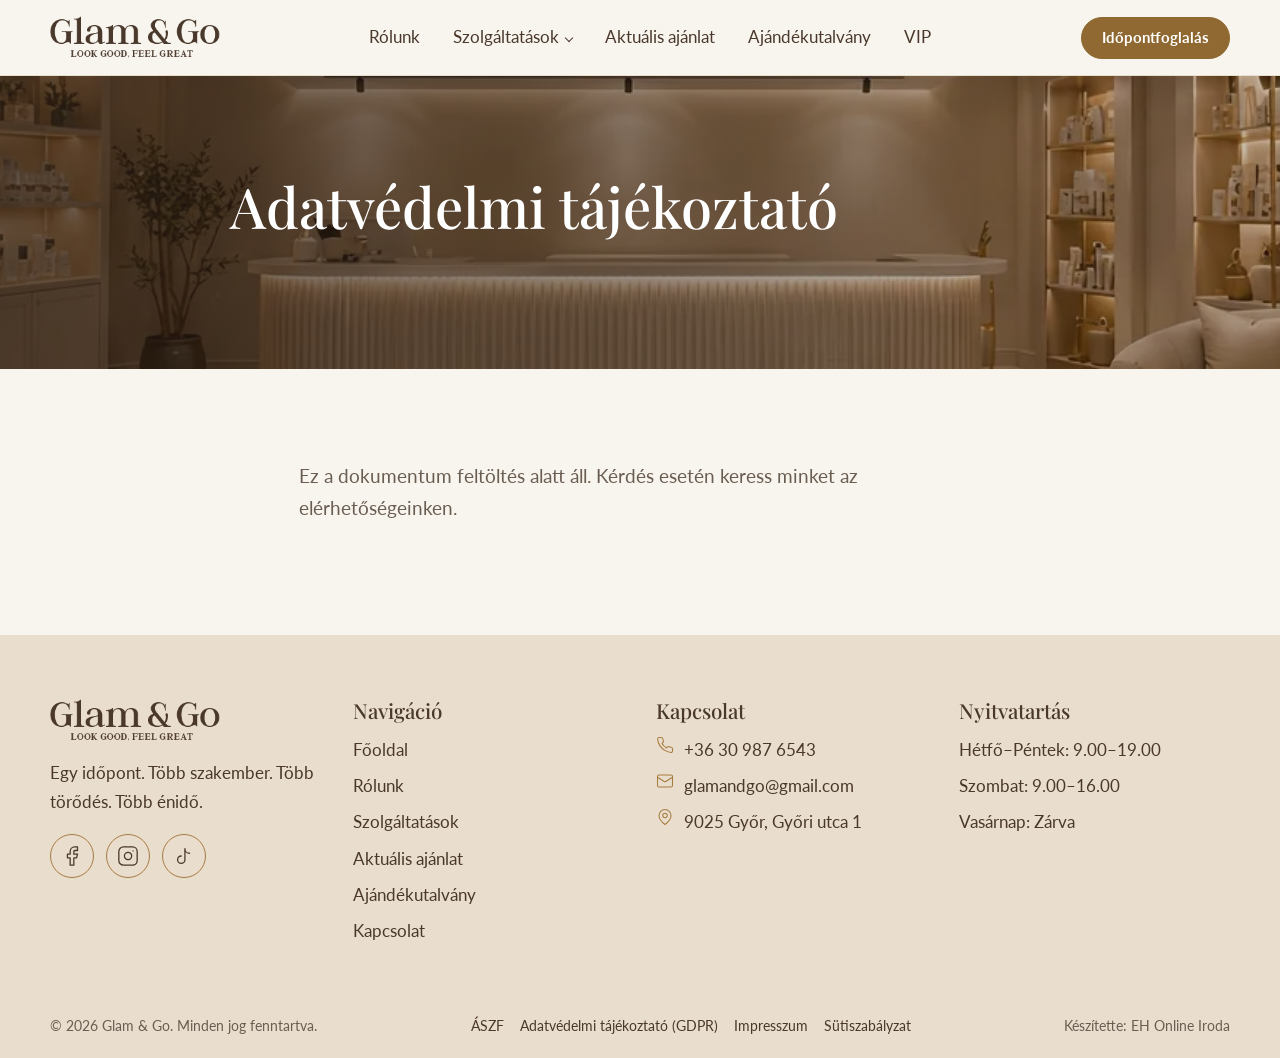
<file: adatvedelem.html>
<!doctype html>
<html lang="hu"><head><meta charset="utf-8"><meta name="viewport" content="width=device-width, initial-scale=1">
<meta name="robots" content="noindex, nofollow"><title>Adatvédelmi tájékoztató – Glam &amp; Go (bemutató)</title>
<link rel="preconnect" href="https://fonts.googleapis.com"><link rel="preconnect" href="https://fonts.gstatic.com" crossorigin>
<link rel="stylesheet" href="https://fonts.googleapis.com/css2?family=Lato:wght@400;700&family=Playfair+Display:wght@500;600&display=swap">
<link rel="stylesheet" href="assets/css/main.css"></head>
<body class="">
<a class="screen-reader-text gg-skip" href="#content">Ugrás a tartalomhoz</a>
<header class="gg-header" id="gg-header"><div class="gg-container gg-header__inner">
<a class="gg-logo" href="index.html" aria-label="Glam &amp; Go"><img src="assets/img/logo-dark.png" alt="Glam &amp; Go" class="gg-logo__img" width="262" height="68" decoding="async"></a>
<nav class="gg-nav" aria-label="Főmenü"><ul class="gg-menu"><li class="menu-item"><a href="rolunk.html">Rólunk</a></li><li class="menu-item menu-item-has-children"><a href="szolgaltatasok.html">Szolgáltatások</a><ul class="sub-menu"><li class="menu-item gg-submenu-item"><a href="szolgaltatasok.html#valaszto">Csomagok</a></li><li class="menu-item gg-submenu-item"><a href="szolgaltatasok.html#arlista">Szolgáltatások és árak</a></li><li class="menu-item gg-submenu-item"><a href="szolgaltatasok.html#uraknak">Férfi szolgáltatások</a></li><li class="menu-item gg-submenu-item"><a href="szolgaltatasok.html#csomagok">Fix csomagok</a></li><li class="menu-item gg-submenu-item"><a href="szolgaltatasok.html#sajat-csomag">Saját csomag összeállítása</a></li><li class="menu-item gg-submenu-item"><a href="szolgaltatasok.html#gyik">Gyakori kérdések</a></li></ul></li><li class="menu-item"><a href="aktualis-ajanlat.html">Aktuális ajánlat</a></li><li class="menu-item"><a href="ajandekutalvany.html">Ajándékutalvány</a></li><li class="menu-item"><a href="vip.html">VIP</a></li></ul></nav>
<div class="gg-header__actions"><a class="gg-btn gg-btn--small gg-header__cta" href="idopontfoglalas.html">Időpontfoglalás</a>
<button class="gg-burger" type="button" aria-controls="gg-drawer" aria-expanded="false"><svg class="gg-icon gg-icon--menu" width="28" height="28" viewBox="0 0 24 24" fill="none" stroke="currentColor" stroke-width="1.4" stroke-linecap="round" stroke-linejoin="round" aria-hidden="true" focusable="false"><line x1="4" x2="20" y1="12" y2="12"/><line x1="4" x2="20" y1="6" y2="6"/><line x1="4" x2="20" y1="18" y2="18"/></svg><span class="screen-reader-text">Menü megnyitása</span></button></div></div></header>
<div class="gg-drawer" id="gg-drawer" aria-hidden="true"><div class="gg-drawer__overlay" data-gg-close></div>
<div class="gg-drawer__panel" role="dialog" aria-modal="true" aria-label="Menü" tabindex="-1"><button class="gg-drawer__close" type="button" data-gg-close><svg class="gg-icon gg-icon--x" width="28" height="28" viewBox="0 0 24 24" fill="none" stroke="currentColor" stroke-width="1.4" stroke-linecap="round" stroke-linejoin="round" aria-hidden="true" focusable="false"><path d="M18 6 6 18"/><path d="m6 6 12 12"/></svg><span class="screen-reader-text">Menü bezárása</span></button>
<nav aria-label="Mobil menü"><ul class="gg-drawer__menu"><li class="menu-item"><a href="rolunk.html">Rólunk</a></li><li class="menu-item menu-item-has-children"><a href="szolgaltatasok.html">Szolgáltatások</a><ul class="sub-menu"><li class="menu-item gg-submenu-item"><a href="szolgaltatasok.html#valaszto">Csomagok</a></li><li class="menu-item gg-submenu-item"><a href="szolgaltatasok.html#arlista">Szolgáltatások és árak</a></li><li class="menu-item gg-submenu-item"><a href="szolgaltatasok.html#uraknak">Férfi szolgáltatások</a></li><li class="menu-item gg-submenu-item"><a href="szolgaltatasok.html#csomagok">Fix csomagok</a></li><li class="menu-item gg-submenu-item"><a href="szolgaltatasok.html#sajat-csomag">Saját csomag összeállítása</a></li><li class="menu-item gg-submenu-item"><a href="szolgaltatasok.html#gyik">Gyakori kérdések</a></li></ul></li><li class="menu-item"><a href="aktualis-ajanlat.html">Aktuális ajánlat</a></li><li class="menu-item"><a href="ajandekutalvany.html">Ajándékutalvány</a></li><li class="menu-item"><a href="vip.html">VIP</a></li></ul></nav><a class="gg-btn gg-drawer__cta" href="idopontfoglalas.html">Időpontfoglalás</a></div></div>
<main id="content" class="gg-main">
<section class="gg-pagehero" style="--gg-pos: 50% 50%"><img src="assets/img/szalon-recepcio-1600.webp" srcset="assets/img/szalon-recepcio-480.webp 480w, assets/img/szalon-recepcio-800.webp 800w, assets/img/szalon-recepcio-1200.webp 1200w, assets/img/szalon-recepcio-1600.webp 1600w" sizes="(min-width: 1180px) 1180px, 100vw" alt="" class="gg-pagehero__bg" width="1600" height="266" fetchpriority="high" decoding="async"><div class="gg-container gg-pagehero__inner"><h1>Adatvédelmi tájékoztató</h1></div></section><section class="gg-section"><div class="gg-container gg-narrow gg-content entry-content gg-legal-doc"><p class="gg-lead">Ez a dokumentum feltöltés alatt áll. Kérdés esetén keress minket az elérhetőségeinken.</p></div></section>
</main>
<footer class="gg-footer"><div class="gg-container gg-footer__grid">
<div class="gg-footer__brand"><img src="assets/img/logo-dark.png" alt="Glam &amp; Go" class="gg-footer__logo" width="262" height="68" loading="lazy" decoding="async"><p>Egy időpont. Több szakember. Több törődés. Több énidő.</p><ul class="gg-social" aria-label="Közösségi média"><li><a class="gg-social__link" href="#" aria-label="Facebook"><svg class="gg-icon gg-icon--facebook" width="22" height="22" viewBox="0 0 24 24" fill="none" stroke="currentColor" stroke-width="1.4" stroke-linecap="round" stroke-linejoin="round" aria-hidden="true" focusable="false"><path d="M18 2h-3a5 5 0 0 0-5 5v3H7v4h3v8h4v-8h3l1-4h-4V7a1 1 0 0 1 1-1h3z"/></svg></a></li><li><a class="gg-social__link" href="#" aria-label="Instagram"><svg class="gg-icon gg-icon--instagram" width="22" height="22" viewBox="0 0 24 24" fill="none" stroke="currentColor" stroke-width="1.4" stroke-linecap="round" stroke-linejoin="round" aria-hidden="true" focusable="false"><rect width="20" height="20" x="2" y="2" rx="5" ry="5"/><path d="M16 11.37A4 4 0 1 1 12.63 8 4 4 0 0 1 16 11.37z"/><line x1="17.5" x2="17.51" y1="6.5" y2="6.5"/></svg></a></li><li><a class="gg-social__link" href="#" aria-label="TikTok"><svg class="gg-icon gg-icon--tiktok" width="22" height="22" viewBox="0 0 24 24" fill="none" stroke="currentColor" stroke-width="1.4" stroke-linecap="round" stroke-linejoin="round" aria-hidden="true" focusable="false"><path d="M9 12a4 4 0 1 0 4 4V4a5 5 0 0 0 5 5"/></svg></a></li></ul></div>
<nav class="gg-footer__col" aria-label="Lábléc navigáció"><h2 class="gg-footer__title">Navigáció</h2><ul class="gg-footer__list"><li><a href="index.html">Főoldal</a></li><li><a href="rolunk.html">Rólunk</a></li><li><a href="szolgaltatasok.html">Szolgáltatások</a></li><li><a href="aktualis-ajanlat.html">Aktuális ajánlat</a></li><li><a href="ajandekutalvany.html">Ajándékutalvány</a></li><li><a href="kapcsolat.html">Kapcsolat</a></li></ul></nav>
<div class="gg-footer__col"><h2 class="gg-footer__title">Kapcsolat</h2><ul class="gg-footer__list gg-footer__contact"><li><svg class="gg-icon gg-icon--phone" width="18" height="18" viewBox="0 0 24 24" fill="none" stroke="currentColor" stroke-width="1.4" stroke-linecap="round" stroke-linejoin="round" aria-hidden="true" focusable="false"><path d="M22 16.92v3a2 2 0 0 1-2.18 2 19.79 19.79 0 0 1-8.63-3.07 19.5 19.5 0 0 1-6-6 19.79 19.79 0 0 1-3.07-8.67A2 2 0 0 1 4.11 2h3a2 2 0 0 1 2 1.72c.12.96.36 1.9.7 2.81a2 2 0 0 1-.45 2.11L8.09 9.91a16 16 0 0 0 6 6l1.27-1.27a2 2 0 0 1 2.11-.45c.91.34 1.85.58 2.81.7A2 2 0 0 1 22 16.92z"/></svg><a href="tel:+36309876543">+36 30 987 6543</a></li><li><svg class="gg-icon gg-icon--mail" width="18" height="18" viewBox="0 0 24 24" fill="none" stroke="currentColor" stroke-width="1.4" stroke-linecap="round" stroke-linejoin="round" aria-hidden="true" focusable="false"><rect width="20" height="16" x="2" y="4" rx="2"/><path d="m22 7-8.97 5.7a1.94 1.94 0 0 1-2.06 0L2 7"/></svg><a href="mailto:glamandgo@gmail.com">glamandgo@gmail.com</a></li><li><svg class="gg-icon gg-icon--map-pin" width="18" height="18" viewBox="0 0 24 24" fill="none" stroke="currentColor" stroke-width="1.4" stroke-linecap="round" stroke-linejoin="round" aria-hidden="true" focusable="false"><path d="M20 10c0 6-8 12-8 12s-8-6-8-12a8 8 0 0 1 16 0Z"/><circle cx="12" cy="10" r="3"/></svg><span>9025 Győr, Győri utca 1</span></li></ul></div>
<div class="gg-footer__col"><h2 class="gg-footer__title">Nyitvatartás</h2><ul class="gg-footer__list"><li>Hétfő–Péntek: 9.00–19.00</li><li>Szombat: 9.00–16.00</li><li>Vasárnap: Zárva</li></ul></div></div>
<div class="gg-footer__legal"><div class="gg-container gg-footer__legalinner"><p>&copy; 2026 Glam &amp; Go. Minden jog fenntartva.</p><ul class="gg-legal"><li><a href="aszf.html">ÁSZF</a></li><li><a href="adatvedelem.html">Adatvédelmi tájékoztató (GDPR)</a></li><li><a href="impresszum.html">Impresszum</a></li><li><a href="suti.html">Sütiszabályzat</a></li></ul><p class="gg-credit">Készítette: <a href="https://ehonliniroda.hu" target="_blank" rel="noopener">EH Online Iroda</a></p></div></div></footer>
<div class="gg-mobilebar"><a class="gg-btn" href="idopontfoglalas.html">Időpontfoglalás</a><a class="gg-btn gg-btn--ghost gg-mobilebar__call" href="tel:+36309876543" aria-label="Hívás"><svg class="gg-icon gg-icon--phone" width="22" height="22" viewBox="0 0 24 24" fill="none" stroke="currentColor" stroke-width="1.4" stroke-linecap="round" stroke-linejoin="round" aria-hidden="true" focusable="false"><path d="M22 16.92v3a2 2 0 0 1-2.18 2 19.79 19.79 0 0 1-8.63-3.07 19.5 19.5 0 0 1-6-6 19.79 19.79 0 0 1-3.07-8.67A2 2 0 0 1 4.11 2h3a2 2 0 0 1 2 1.72c.12.96.36 1.9.7 2.81a2 2 0 0 1-.45 2.11L8.09 9.91a16 16 0 0 0 6 6l1.27-1.27a2 2 0 0 1 2.11-.45c.91.34 1.85.58 2.81.7A2 2 0 0 1 22 16.92z"/></svg></a></div>
<button class="gg-totop" type="button" aria-label="Vissza az oldal tetejére" hidden><svg class="gg-icon gg-icon--arrow-up" width="22" height="22" viewBox="0 0 24 24" fill="none" stroke="currentColor" stroke-width="1.4" stroke-linecap="round" stroke-linejoin="round" aria-hidden="true" focusable="false"><path d="m5 12 7-7 7 7"/><path d="M12 19V5"/></svg></button>
<script src="assets/js/main.js" defer></script></body></html>
</file>
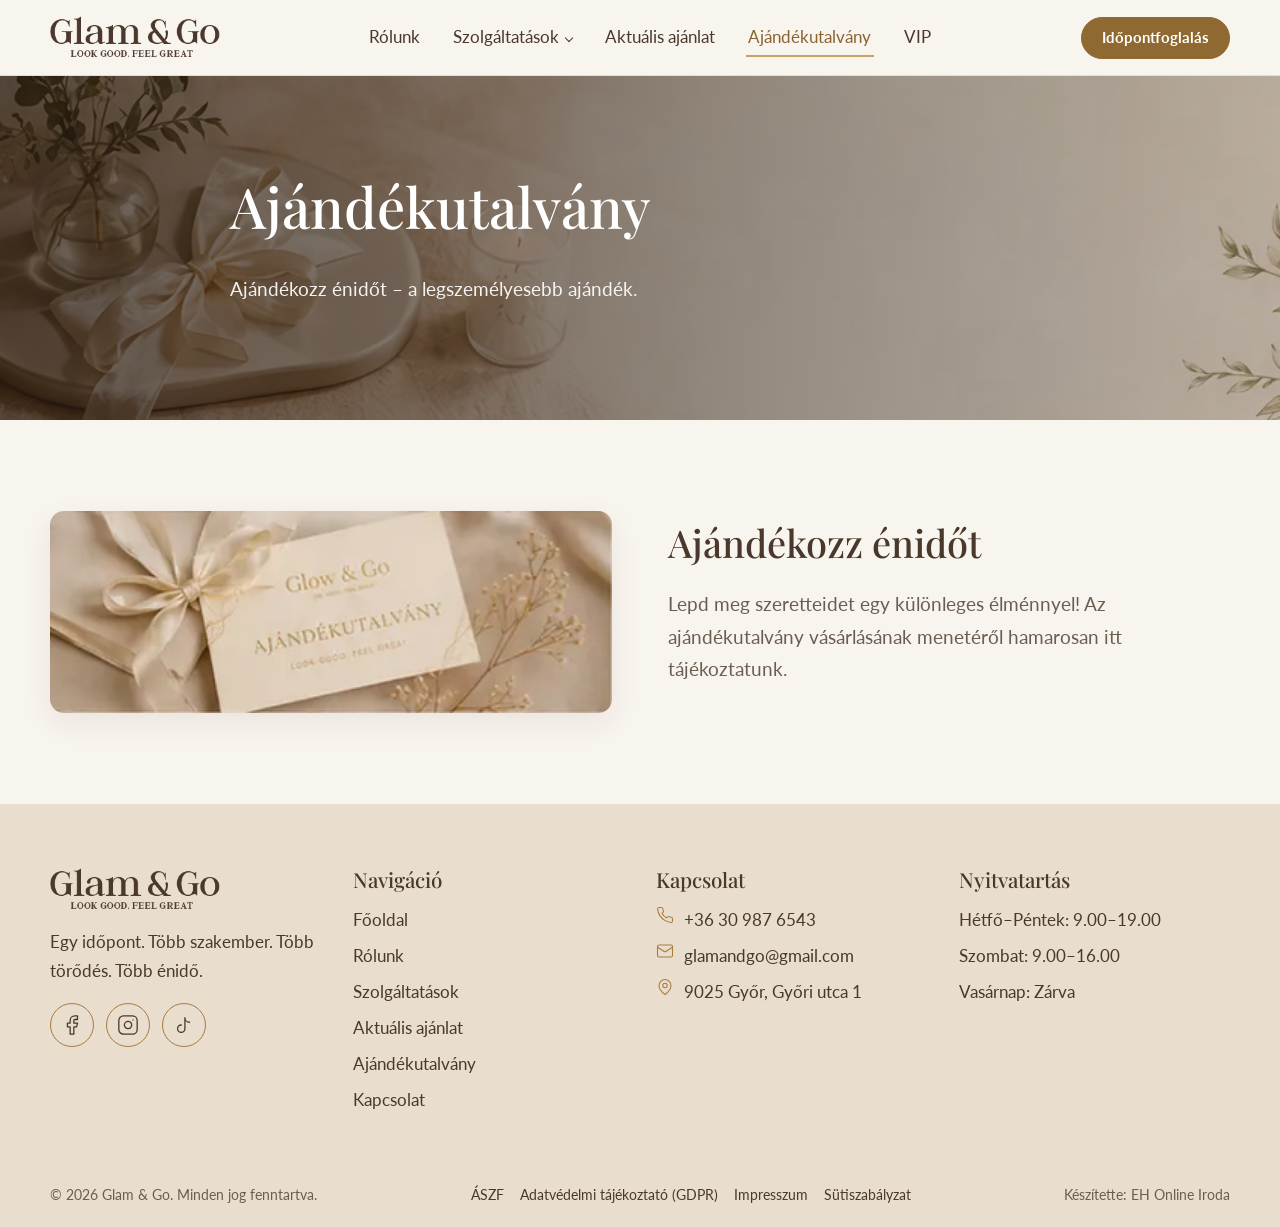
<file: ajandekutalvany.html>
<!doctype html>
<html lang="hu"><head><meta charset="utf-8"><meta name="viewport" content="width=device-width, initial-scale=1">
<meta name="robots" content="noindex, nofollow"><title>Ajándékutalvány – Glam &amp; Go (bemutató)</title>
<link rel="preconnect" href="https://fonts.googleapis.com"><link rel="preconnect" href="https://fonts.gstatic.com" crossorigin>
<link rel="stylesheet" href="https://fonts.googleapis.com/css2?family=Lato:wght@400;700&family=Playfair+Display:wght@500;600&display=swap">
<link rel="stylesheet" href="assets/css/main.css"></head>
<body class="">
<a class="screen-reader-text gg-skip" href="#content">Ugrás a tartalomhoz</a>
<header class="gg-header" id="gg-header"><div class="gg-container gg-header__inner">
<a class="gg-logo" href="index.html" aria-label="Glam &amp; Go"><img src="assets/img/logo-dark.png" alt="Glam &amp; Go" class="gg-logo__img" width="262" height="68" decoding="async"></a>
<nav class="gg-nav" aria-label="Főmenü"><ul class="gg-menu"><li class="menu-item"><a href="rolunk.html">Rólunk</a></li><li class="menu-item menu-item-has-children"><a href="szolgaltatasok.html">Szolgáltatások</a><ul class="sub-menu"><li class="menu-item gg-submenu-item"><a href="szolgaltatasok.html#valaszto">Csomagok</a></li><li class="menu-item gg-submenu-item"><a href="szolgaltatasok.html#arlista">Szolgáltatások és árak</a></li><li class="menu-item gg-submenu-item"><a href="szolgaltatasok.html#uraknak">Férfi szolgáltatások</a></li><li class="menu-item gg-submenu-item"><a href="szolgaltatasok.html#csomagok">Fix csomagok</a></li><li class="menu-item gg-submenu-item"><a href="szolgaltatasok.html#sajat-csomag">Saját csomag összeállítása</a></li><li class="menu-item gg-submenu-item"><a href="szolgaltatasok.html#gyik">Gyakori kérdések</a></li></ul></li><li class="menu-item"><a href="aktualis-ajanlat.html">Aktuális ajánlat</a></li><li class="menu-item current-menu-item"><a href="ajandekutalvany.html">Ajándékutalvány</a></li><li class="menu-item"><a href="vip.html">VIP</a></li></ul></nav>
<div class="gg-header__actions"><a class="gg-btn gg-btn--small gg-header__cta" href="idopontfoglalas.html">Időpontfoglalás</a>
<button class="gg-burger" type="button" aria-controls="gg-drawer" aria-expanded="false"><svg class="gg-icon gg-icon--menu" width="28" height="28" viewBox="0 0 24 24" fill="none" stroke="currentColor" stroke-width="1.4" stroke-linecap="round" stroke-linejoin="round" aria-hidden="true" focusable="false"><line x1="4" x2="20" y1="12" y2="12"/><line x1="4" x2="20" y1="6" y2="6"/><line x1="4" x2="20" y1="18" y2="18"/></svg><span class="screen-reader-text">Menü megnyitása</span></button></div></div></header>
<div class="gg-drawer" id="gg-drawer" aria-hidden="true"><div class="gg-drawer__overlay" data-gg-close></div>
<div class="gg-drawer__panel" role="dialog" aria-modal="true" aria-label="Menü" tabindex="-1"><button class="gg-drawer__close" type="button" data-gg-close><svg class="gg-icon gg-icon--x" width="28" height="28" viewBox="0 0 24 24" fill="none" stroke="currentColor" stroke-width="1.4" stroke-linecap="round" stroke-linejoin="round" aria-hidden="true" focusable="false"><path d="M18 6 6 18"/><path d="m6 6 12 12"/></svg><span class="screen-reader-text">Menü bezárása</span></button>
<nav aria-label="Mobil menü"><ul class="gg-drawer__menu"><li class="menu-item"><a href="rolunk.html">Rólunk</a></li><li class="menu-item menu-item-has-children"><a href="szolgaltatasok.html">Szolgáltatások</a><ul class="sub-menu"><li class="menu-item gg-submenu-item"><a href="szolgaltatasok.html#valaszto">Csomagok</a></li><li class="menu-item gg-submenu-item"><a href="szolgaltatasok.html#arlista">Szolgáltatások és árak</a></li><li class="menu-item gg-submenu-item"><a href="szolgaltatasok.html#uraknak">Férfi szolgáltatások</a></li><li class="menu-item gg-submenu-item"><a href="szolgaltatasok.html#csomagok">Fix csomagok</a></li><li class="menu-item gg-submenu-item"><a href="szolgaltatasok.html#sajat-csomag">Saját csomag összeállítása</a></li><li class="menu-item gg-submenu-item"><a href="szolgaltatasok.html#gyik">Gyakori kérdések</a></li></ul></li><li class="menu-item"><a href="aktualis-ajanlat.html">Aktuális ajánlat</a></li><li class="menu-item current-menu-item"><a href="ajandekutalvany.html">Ajándékutalvány</a></li><li class="menu-item"><a href="vip.html">VIP</a></li></ul></nav><a class="gg-btn gg-drawer__cta" href="idopontfoglalas.html">Időpontfoglalás</a></div></div>
<main id="content" class="gg-main">
<section class="gg-pagehero" style="--gg-pos: 50% 50%"><img src="assets/img/ajanlat-hatter-1600.webp" srcset="assets/img/ajanlat-hatter-480.webp 480w, assets/img/ajanlat-hatter-800.webp 800w, assets/img/ajanlat-hatter-1200.webp 1200w, assets/img/ajanlat-hatter-1600.webp 1600w" sizes="(min-width: 1180px) 1180px, 100vw" alt="" class="gg-pagehero__bg" width="1600" height="360" fetchpriority="high" decoding="async"><div class="gg-container gg-pagehero__inner"><h1>Ajándékutalvány</h1><p class="gg-lead">Ajándékozz énidőt – a legszemélyesebb ajándék.</p></div></section><section class="gg-section"><div class="gg-container gg-voucher"><div class="gg-voucher__img"><img src="assets/img/ajandekutalvany-371.webp" srcset="assets/img/ajandekutalvany-371.webp 371w" sizes="(min-width: 1180px) 1180px, 100vw" alt="Glam &amp; Go ajándékutalvány" width="371" height="133" loading="lazy" decoding="async"></div><div><h2>Ajándékozz énidőt</h2><p class="gg-lead">Lepd meg szeretteidet egy különleges élménnyel! Az ajándékutalvány vásárlásának menetéről hamarosan itt tájékoztatunk.</p></div></div></section>
</main>
<footer class="gg-footer"><div class="gg-container gg-footer__grid">
<div class="gg-footer__brand"><img src="assets/img/logo-dark.png" alt="Glam &amp; Go" class="gg-footer__logo" width="262" height="68" loading="lazy" decoding="async"><p>Egy időpont. Több szakember. Több törődés. Több énidő.</p><ul class="gg-social" aria-label="Közösségi média"><li><a class="gg-social__link" href="#" aria-label="Facebook"><svg class="gg-icon gg-icon--facebook" width="22" height="22" viewBox="0 0 24 24" fill="none" stroke="currentColor" stroke-width="1.4" stroke-linecap="round" stroke-linejoin="round" aria-hidden="true" focusable="false"><path d="M18 2h-3a5 5 0 0 0-5 5v3H7v4h3v8h4v-8h3l1-4h-4V7a1 1 0 0 1 1-1h3z"/></svg></a></li><li><a class="gg-social__link" href="#" aria-label="Instagram"><svg class="gg-icon gg-icon--instagram" width="22" height="22" viewBox="0 0 24 24" fill="none" stroke="currentColor" stroke-width="1.4" stroke-linecap="round" stroke-linejoin="round" aria-hidden="true" focusable="false"><rect width="20" height="20" x="2" y="2" rx="5" ry="5"/><path d="M16 11.37A4 4 0 1 1 12.63 8 4 4 0 0 1 16 11.37z"/><line x1="17.5" x2="17.51" y1="6.5" y2="6.5"/></svg></a></li><li><a class="gg-social__link" href="#" aria-label="TikTok"><svg class="gg-icon gg-icon--tiktok" width="22" height="22" viewBox="0 0 24 24" fill="none" stroke="currentColor" stroke-width="1.4" stroke-linecap="round" stroke-linejoin="round" aria-hidden="true" focusable="false"><path d="M9 12a4 4 0 1 0 4 4V4a5 5 0 0 0 5 5"/></svg></a></li></ul></div>
<nav class="gg-footer__col" aria-label="Lábléc navigáció"><h2 class="gg-footer__title">Navigáció</h2><ul class="gg-footer__list"><li><a href="index.html">Főoldal</a></li><li><a href="rolunk.html">Rólunk</a></li><li><a href="szolgaltatasok.html">Szolgáltatások</a></li><li><a href="aktualis-ajanlat.html">Aktuális ajánlat</a></li><li><a href="ajandekutalvany.html">Ajándékutalvány</a></li><li><a href="kapcsolat.html">Kapcsolat</a></li></ul></nav>
<div class="gg-footer__col"><h2 class="gg-footer__title">Kapcsolat</h2><ul class="gg-footer__list gg-footer__contact"><li><svg class="gg-icon gg-icon--phone" width="18" height="18" viewBox="0 0 24 24" fill="none" stroke="currentColor" stroke-width="1.4" stroke-linecap="round" stroke-linejoin="round" aria-hidden="true" focusable="false"><path d="M22 16.92v3a2 2 0 0 1-2.18 2 19.79 19.79 0 0 1-8.63-3.07 19.5 19.5 0 0 1-6-6 19.79 19.79 0 0 1-3.07-8.67A2 2 0 0 1 4.11 2h3a2 2 0 0 1 2 1.72c.12.96.36 1.9.7 2.81a2 2 0 0 1-.45 2.11L8.09 9.91a16 16 0 0 0 6 6l1.27-1.27a2 2 0 0 1 2.11-.45c.91.34 1.85.58 2.81.7A2 2 0 0 1 22 16.92z"/></svg><a href="tel:+36309876543">+36 30 987 6543</a></li><li><svg class="gg-icon gg-icon--mail" width="18" height="18" viewBox="0 0 24 24" fill="none" stroke="currentColor" stroke-width="1.4" stroke-linecap="round" stroke-linejoin="round" aria-hidden="true" focusable="false"><rect width="20" height="16" x="2" y="4" rx="2"/><path d="m22 7-8.97 5.7a1.94 1.94 0 0 1-2.06 0L2 7"/></svg><a href="mailto:glamandgo@gmail.com">glamandgo@gmail.com</a></li><li><svg class="gg-icon gg-icon--map-pin" width="18" height="18" viewBox="0 0 24 24" fill="none" stroke="currentColor" stroke-width="1.4" stroke-linecap="round" stroke-linejoin="round" aria-hidden="true" focusable="false"><path d="M20 10c0 6-8 12-8 12s-8-6-8-12a8 8 0 0 1 16 0Z"/><circle cx="12" cy="10" r="3"/></svg><span>9025 Győr, Győri utca 1</span></li></ul></div>
<div class="gg-footer__col"><h2 class="gg-footer__title">Nyitvatartás</h2><ul class="gg-footer__list"><li>Hétfő–Péntek: 9.00–19.00</li><li>Szombat: 9.00–16.00</li><li>Vasárnap: Zárva</li></ul></div></div>
<div class="gg-footer__legal"><div class="gg-container gg-footer__legalinner"><p>&copy; 2026 Glam &amp; Go. Minden jog fenntartva.</p><ul class="gg-legal"><li><a href="aszf.html">ÁSZF</a></li><li><a href="adatvedelem.html">Adatvédelmi tájékoztató (GDPR)</a></li><li><a href="impresszum.html">Impresszum</a></li><li><a href="suti.html">Sütiszabályzat</a></li></ul><p class="gg-credit">Készítette: <a href="https://ehonliniroda.hu" target="_blank" rel="noopener">EH Online Iroda</a></p></div></div></footer>
<div class="gg-mobilebar"><a class="gg-btn" href="idopontfoglalas.html">Időpontfoglalás</a><a class="gg-btn gg-btn--ghost gg-mobilebar__call" href="tel:+36309876543" aria-label="Hívás"><svg class="gg-icon gg-icon--phone" width="22" height="22" viewBox="0 0 24 24" fill="none" stroke="currentColor" stroke-width="1.4" stroke-linecap="round" stroke-linejoin="round" aria-hidden="true" focusable="false"><path d="M22 16.92v3a2 2 0 0 1-2.18 2 19.79 19.79 0 0 1-8.63-3.07 19.5 19.5 0 0 1-6-6 19.79 19.79 0 0 1-3.07-8.67A2 2 0 0 1 4.11 2h3a2 2 0 0 1 2 1.72c.12.96.36 1.9.7 2.81a2 2 0 0 1-.45 2.11L8.09 9.91a16 16 0 0 0 6 6l1.27-1.27a2 2 0 0 1 2.11-.45c.91.34 1.85.58 2.81.7A2 2 0 0 1 22 16.92z"/></svg></a></div>
<button class="gg-totop" type="button" aria-label="Vissza az oldal tetejére" hidden><svg class="gg-icon gg-icon--arrow-up" width="22" height="22" viewBox="0 0 24 24" fill="none" stroke="currentColor" stroke-width="1.4" stroke-linecap="round" stroke-linejoin="round" aria-hidden="true" focusable="false"><path d="m5 12 7-7 7 7"/><path d="M12 19V5"/></svg></button>
<script src="assets/js/main.js" defer></script></body></html>
</file>
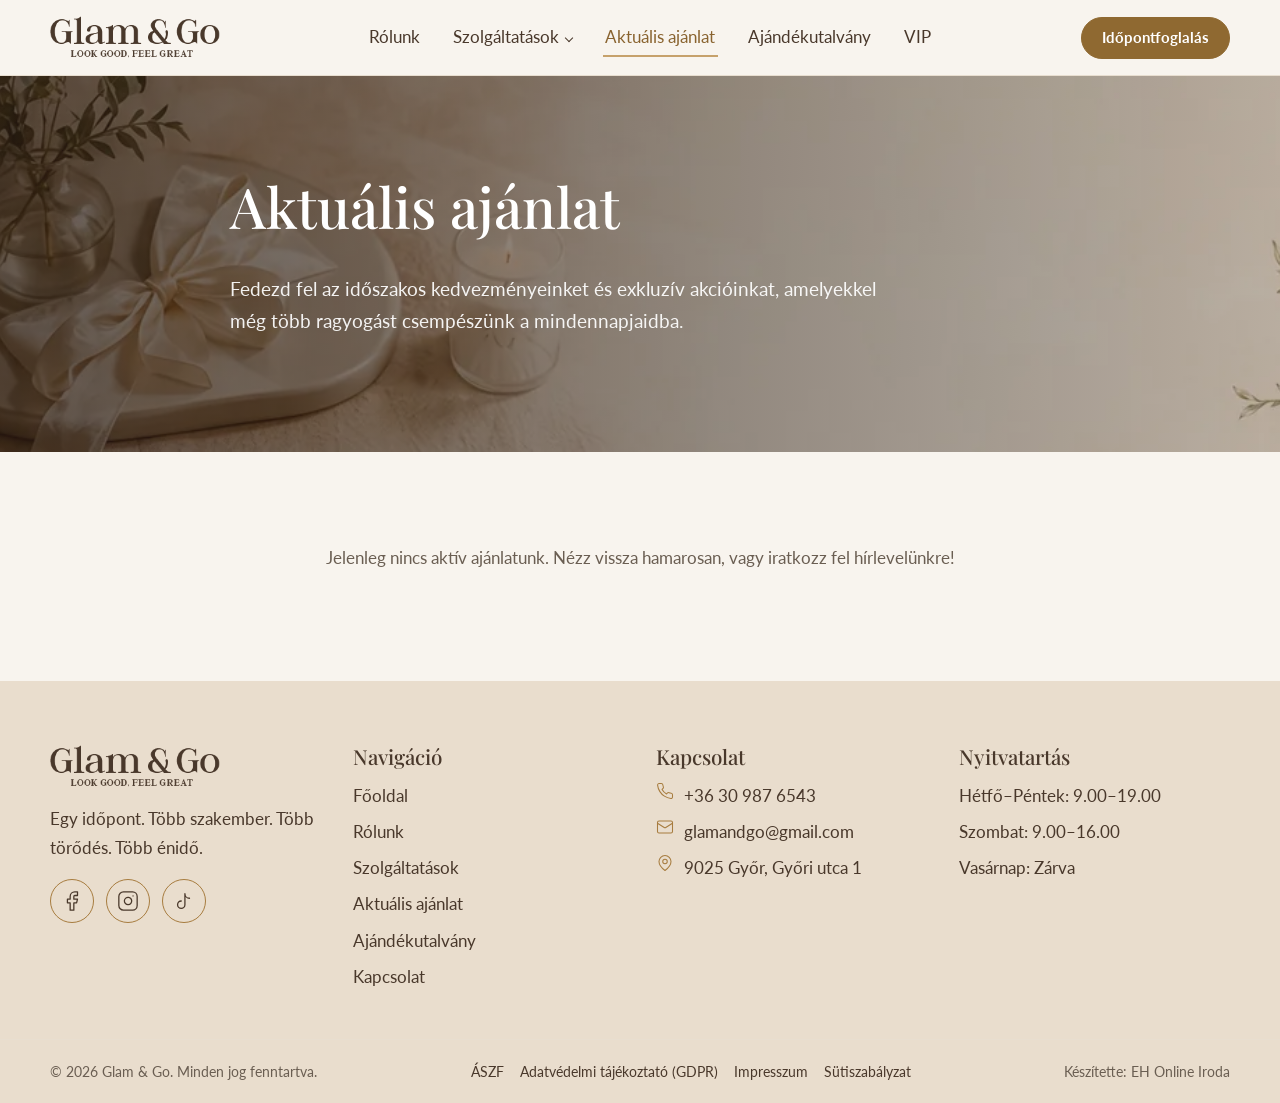
<file: aktualis-ajanlat.html>
<!doctype html>
<html lang="hu"><head><meta charset="utf-8"><meta name="viewport" content="width=device-width, initial-scale=1">
<meta name="robots" content="noindex, nofollow"><title>Aktuális ajánlat – Glam &amp; Go (bemutató)</title>
<link rel="preconnect" href="https://fonts.googleapis.com"><link rel="preconnect" href="https://fonts.gstatic.com" crossorigin>
<link rel="stylesheet" href="https://fonts.googleapis.com/css2?family=Lato:wght@400;700&family=Playfair+Display:wght@500;600&display=swap">
<link rel="stylesheet" href="assets/css/main.css"></head>
<body class="">
<a class="screen-reader-text gg-skip" href="#content">Ugrás a tartalomhoz</a>
<header class="gg-header" id="gg-header"><div class="gg-container gg-header__inner">
<a class="gg-logo" href="index.html" aria-label="Glam &amp; Go"><img src="assets/img/logo-dark.png" alt="Glam &amp; Go" class="gg-logo__img" width="262" height="68" decoding="async"></a>
<nav class="gg-nav" aria-label="Főmenü"><ul class="gg-menu"><li class="menu-item"><a href="rolunk.html">Rólunk</a></li><li class="menu-item menu-item-has-children"><a href="szolgaltatasok.html">Szolgáltatások</a><ul class="sub-menu"><li class="menu-item gg-submenu-item"><a href="szolgaltatasok.html#valaszto">Csomagok</a></li><li class="menu-item gg-submenu-item"><a href="szolgaltatasok.html#arlista">Szolgáltatások és árak</a></li><li class="menu-item gg-submenu-item"><a href="szolgaltatasok.html#uraknak">Férfi szolgáltatások</a></li><li class="menu-item gg-submenu-item"><a href="szolgaltatasok.html#csomagok">Fix csomagok</a></li><li class="menu-item gg-submenu-item"><a href="szolgaltatasok.html#sajat-csomag">Saját csomag összeállítása</a></li><li class="menu-item gg-submenu-item"><a href="szolgaltatasok.html#gyik">Gyakori kérdések</a></li></ul></li><li class="menu-item current-menu-item"><a href="aktualis-ajanlat.html">Aktuális ajánlat</a></li><li class="menu-item"><a href="ajandekutalvany.html">Ajándékutalvány</a></li><li class="menu-item"><a href="vip.html">VIP</a></li></ul></nav>
<div class="gg-header__actions"><a class="gg-btn gg-btn--small gg-header__cta" href="idopontfoglalas.html">Időpontfoglalás</a>
<button class="gg-burger" type="button" aria-controls="gg-drawer" aria-expanded="false"><svg class="gg-icon gg-icon--menu" width="28" height="28" viewBox="0 0 24 24" fill="none" stroke="currentColor" stroke-width="1.4" stroke-linecap="round" stroke-linejoin="round" aria-hidden="true" focusable="false"><line x1="4" x2="20" y1="12" y2="12"/><line x1="4" x2="20" y1="6" y2="6"/><line x1="4" x2="20" y1="18" y2="18"/></svg><span class="screen-reader-text">Menü megnyitása</span></button></div></div></header>
<div class="gg-drawer" id="gg-drawer" aria-hidden="true"><div class="gg-drawer__overlay" data-gg-close></div>
<div class="gg-drawer__panel" role="dialog" aria-modal="true" aria-label="Menü" tabindex="-1"><button class="gg-drawer__close" type="button" data-gg-close><svg class="gg-icon gg-icon--x" width="28" height="28" viewBox="0 0 24 24" fill="none" stroke="currentColor" stroke-width="1.4" stroke-linecap="round" stroke-linejoin="round" aria-hidden="true" focusable="false"><path d="M18 6 6 18"/><path d="m6 6 12 12"/></svg><span class="screen-reader-text">Menü bezárása</span></button>
<nav aria-label="Mobil menü"><ul class="gg-drawer__menu"><li class="menu-item"><a href="rolunk.html">Rólunk</a></li><li class="menu-item menu-item-has-children"><a href="szolgaltatasok.html">Szolgáltatások</a><ul class="sub-menu"><li class="menu-item gg-submenu-item"><a href="szolgaltatasok.html#valaszto">Csomagok</a></li><li class="menu-item gg-submenu-item"><a href="szolgaltatasok.html#arlista">Szolgáltatások és árak</a></li><li class="menu-item gg-submenu-item"><a href="szolgaltatasok.html#uraknak">Férfi szolgáltatások</a></li><li class="menu-item gg-submenu-item"><a href="szolgaltatasok.html#csomagok">Fix csomagok</a></li><li class="menu-item gg-submenu-item"><a href="szolgaltatasok.html#sajat-csomag">Saját csomag összeállítása</a></li><li class="menu-item gg-submenu-item"><a href="szolgaltatasok.html#gyik">Gyakori kérdések</a></li></ul></li><li class="menu-item current-menu-item"><a href="aktualis-ajanlat.html">Aktuális ajánlat</a></li><li class="menu-item"><a href="ajandekutalvany.html">Ajándékutalvány</a></li><li class="menu-item"><a href="vip.html">VIP</a></li></ul></nav><a class="gg-btn gg-drawer__cta" href="idopontfoglalas.html">Időpontfoglalás</a></div></div>
<main id="content" class="gg-main">
<section class="gg-pagehero" style="--gg-pos: 50% 50%"><img src="assets/img/ajanlat-hatter-1600.webp" srcset="assets/img/ajanlat-hatter-480.webp 480w, assets/img/ajanlat-hatter-800.webp 800w, assets/img/ajanlat-hatter-1200.webp 1200w, assets/img/ajanlat-hatter-1600.webp 1600w" sizes="(min-width: 1180px) 1180px, 100vw" alt="" class="gg-pagehero__bg" width="1600" height="360" fetchpriority="high" decoding="async"><div class="gg-container gg-pagehero__inner"><h1>Aktuális ajánlat</h1><p class="gg-lead">Fedezd fel az időszakos kedvezményeinket és exkluzív akcióinkat, amelyekkel még több ragyogást csempészünk a mindennapjaidba.</p></div></section><section class="gg-section"><div class="gg-container"><p class="gg-empty">Jelenleg nincs aktív ajánlatunk. Nézz vissza hamarosan, vagy iratkozz fel hírlevelünkre!</p></div></section>
</main>
<footer class="gg-footer"><div class="gg-container gg-footer__grid">
<div class="gg-footer__brand"><img src="assets/img/logo-dark.png" alt="Glam &amp; Go" class="gg-footer__logo" width="262" height="68" loading="lazy" decoding="async"><p>Egy időpont. Több szakember. Több törődés. Több énidő.</p><ul class="gg-social" aria-label="Közösségi média"><li><a class="gg-social__link" href="#" aria-label="Facebook"><svg class="gg-icon gg-icon--facebook" width="22" height="22" viewBox="0 0 24 24" fill="none" stroke="currentColor" stroke-width="1.4" stroke-linecap="round" stroke-linejoin="round" aria-hidden="true" focusable="false"><path d="M18 2h-3a5 5 0 0 0-5 5v3H7v4h3v8h4v-8h3l1-4h-4V7a1 1 0 0 1 1-1h3z"/></svg></a></li><li><a class="gg-social__link" href="#" aria-label="Instagram"><svg class="gg-icon gg-icon--instagram" width="22" height="22" viewBox="0 0 24 24" fill="none" stroke="currentColor" stroke-width="1.4" stroke-linecap="round" stroke-linejoin="round" aria-hidden="true" focusable="false"><rect width="20" height="20" x="2" y="2" rx="5" ry="5"/><path d="M16 11.37A4 4 0 1 1 12.63 8 4 4 0 0 1 16 11.37z"/><line x1="17.5" x2="17.51" y1="6.5" y2="6.5"/></svg></a></li><li><a class="gg-social__link" href="#" aria-label="TikTok"><svg class="gg-icon gg-icon--tiktok" width="22" height="22" viewBox="0 0 24 24" fill="none" stroke="currentColor" stroke-width="1.4" stroke-linecap="round" stroke-linejoin="round" aria-hidden="true" focusable="false"><path d="M9 12a4 4 0 1 0 4 4V4a5 5 0 0 0 5 5"/></svg></a></li></ul></div>
<nav class="gg-footer__col" aria-label="Lábléc navigáció"><h2 class="gg-footer__title">Navigáció</h2><ul class="gg-footer__list"><li><a href="index.html">Főoldal</a></li><li><a href="rolunk.html">Rólunk</a></li><li><a href="szolgaltatasok.html">Szolgáltatások</a></li><li><a href="aktualis-ajanlat.html">Aktuális ajánlat</a></li><li><a href="ajandekutalvany.html">Ajándékutalvány</a></li><li><a href="kapcsolat.html">Kapcsolat</a></li></ul></nav>
<div class="gg-footer__col"><h2 class="gg-footer__title">Kapcsolat</h2><ul class="gg-footer__list gg-footer__contact"><li><svg class="gg-icon gg-icon--phone" width="18" height="18" viewBox="0 0 24 24" fill="none" stroke="currentColor" stroke-width="1.4" stroke-linecap="round" stroke-linejoin="round" aria-hidden="true" focusable="false"><path d="M22 16.92v3a2 2 0 0 1-2.18 2 19.79 19.79 0 0 1-8.63-3.07 19.5 19.5 0 0 1-6-6 19.79 19.79 0 0 1-3.07-8.67A2 2 0 0 1 4.11 2h3a2 2 0 0 1 2 1.72c.12.96.36 1.9.7 2.81a2 2 0 0 1-.45 2.11L8.09 9.91a16 16 0 0 0 6 6l1.27-1.27a2 2 0 0 1 2.11-.45c.91.34 1.85.58 2.81.7A2 2 0 0 1 22 16.92z"/></svg><a href="tel:+36309876543">+36 30 987 6543</a></li><li><svg class="gg-icon gg-icon--mail" width="18" height="18" viewBox="0 0 24 24" fill="none" stroke="currentColor" stroke-width="1.4" stroke-linecap="round" stroke-linejoin="round" aria-hidden="true" focusable="false"><rect width="20" height="16" x="2" y="4" rx="2"/><path d="m22 7-8.97 5.7a1.94 1.94 0 0 1-2.06 0L2 7"/></svg><a href="mailto:glamandgo@gmail.com">glamandgo@gmail.com</a></li><li><svg class="gg-icon gg-icon--map-pin" width="18" height="18" viewBox="0 0 24 24" fill="none" stroke="currentColor" stroke-width="1.4" stroke-linecap="round" stroke-linejoin="round" aria-hidden="true" focusable="false"><path d="M20 10c0 6-8 12-8 12s-8-6-8-12a8 8 0 0 1 16 0Z"/><circle cx="12" cy="10" r="3"/></svg><span>9025 Győr, Győri utca 1</span></li></ul></div>
<div class="gg-footer__col"><h2 class="gg-footer__title">Nyitvatartás</h2><ul class="gg-footer__list"><li>Hétfő–Péntek: 9.00–19.00</li><li>Szombat: 9.00–16.00</li><li>Vasárnap: Zárva</li></ul></div></div>
<div class="gg-footer__legal"><div class="gg-container gg-footer__legalinner"><p>&copy; 2026 Glam &amp; Go. Minden jog fenntartva.</p><ul class="gg-legal"><li><a href="aszf.html">ÁSZF</a></li><li><a href="adatvedelem.html">Adatvédelmi tájékoztató (GDPR)</a></li><li><a href="impresszum.html">Impresszum</a></li><li><a href="suti.html">Sütiszabályzat</a></li></ul><p class="gg-credit">Készítette: <a href="https://ehonliniroda.hu" target="_blank" rel="noopener">EH Online Iroda</a></p></div></div></footer>
<div class="gg-mobilebar"><a class="gg-btn" href="idopontfoglalas.html">Időpontfoglalás</a><a class="gg-btn gg-btn--ghost gg-mobilebar__call" href="tel:+36309876543" aria-label="Hívás"><svg class="gg-icon gg-icon--phone" width="22" height="22" viewBox="0 0 24 24" fill="none" stroke="currentColor" stroke-width="1.4" stroke-linecap="round" stroke-linejoin="round" aria-hidden="true" focusable="false"><path d="M22 16.92v3a2 2 0 0 1-2.18 2 19.79 19.79 0 0 1-8.63-3.07 19.5 19.5 0 0 1-6-6 19.79 19.79 0 0 1-3.07-8.67A2 2 0 0 1 4.11 2h3a2 2 0 0 1 2 1.72c.12.96.36 1.9.7 2.81a2 2 0 0 1-.45 2.11L8.09 9.91a16 16 0 0 0 6 6l1.27-1.27a2 2 0 0 1 2.11-.45c.91.34 1.85.58 2.81.7A2 2 0 0 1 22 16.92z"/></svg></a></div>
<button class="gg-totop" type="button" aria-label="Vissza az oldal tetejére" hidden><svg class="gg-icon gg-icon--arrow-up" width="22" height="22" viewBox="0 0 24 24" fill="none" stroke="currentColor" stroke-width="1.4" stroke-linecap="round" stroke-linejoin="round" aria-hidden="true" focusable="false"><path d="m5 12 7-7 7 7"/><path d="M12 19V5"/></svg></button>
<script src="assets/js/main.js" defer></script></body></html>
</file>
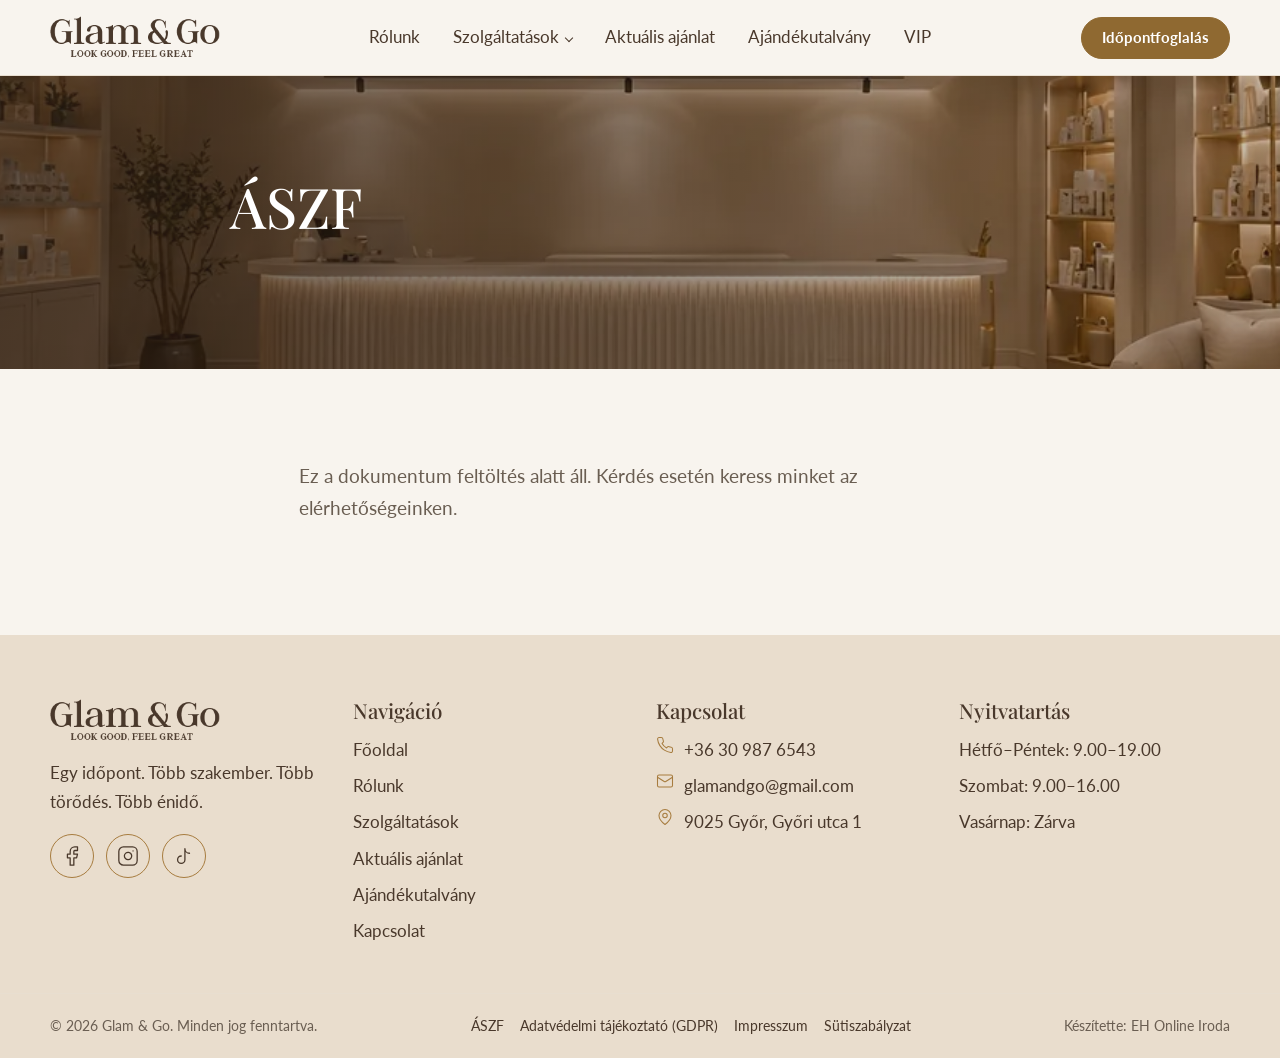
<file: aszf.html>
<!doctype html>
<html lang="hu"><head><meta charset="utf-8"><meta name="viewport" content="width=device-width, initial-scale=1">
<meta name="robots" content="noindex, nofollow"><title>ÁSZF – Glam &amp; Go (bemutató)</title>
<link rel="preconnect" href="https://fonts.googleapis.com"><link rel="preconnect" href="https://fonts.gstatic.com" crossorigin>
<link rel="stylesheet" href="https://fonts.googleapis.com/css2?family=Lato:wght@400;700&family=Playfair+Display:wght@500;600&display=swap">
<link rel="stylesheet" href="assets/css/main.css"></head>
<body class="">
<a class="screen-reader-text gg-skip" href="#content">Ugrás a tartalomhoz</a>
<header class="gg-header" id="gg-header"><div class="gg-container gg-header__inner">
<a class="gg-logo" href="index.html" aria-label="Glam &amp; Go"><img src="assets/img/logo-dark.png" alt="Glam &amp; Go" class="gg-logo__img" width="262" height="68" decoding="async"></a>
<nav class="gg-nav" aria-label="Főmenü"><ul class="gg-menu"><li class="menu-item"><a href="rolunk.html">Rólunk</a></li><li class="menu-item menu-item-has-children"><a href="szolgaltatasok.html">Szolgáltatások</a><ul class="sub-menu"><li class="menu-item gg-submenu-item"><a href="szolgaltatasok.html#valaszto">Csomagok</a></li><li class="menu-item gg-submenu-item"><a href="szolgaltatasok.html#arlista">Szolgáltatások és árak</a></li><li class="menu-item gg-submenu-item"><a href="szolgaltatasok.html#uraknak">Férfi szolgáltatások</a></li><li class="menu-item gg-submenu-item"><a href="szolgaltatasok.html#csomagok">Fix csomagok</a></li><li class="menu-item gg-submenu-item"><a href="szolgaltatasok.html#sajat-csomag">Saját csomag összeállítása</a></li><li class="menu-item gg-submenu-item"><a href="szolgaltatasok.html#gyik">Gyakori kérdések</a></li></ul></li><li class="menu-item"><a href="aktualis-ajanlat.html">Aktuális ajánlat</a></li><li class="menu-item"><a href="ajandekutalvany.html">Ajándékutalvány</a></li><li class="menu-item"><a href="vip.html">VIP</a></li></ul></nav>
<div class="gg-header__actions"><a class="gg-btn gg-btn--small gg-header__cta" href="idopontfoglalas.html">Időpontfoglalás</a>
<button class="gg-burger" type="button" aria-controls="gg-drawer" aria-expanded="false"><svg class="gg-icon gg-icon--menu" width="28" height="28" viewBox="0 0 24 24" fill="none" stroke="currentColor" stroke-width="1.4" stroke-linecap="round" stroke-linejoin="round" aria-hidden="true" focusable="false"><line x1="4" x2="20" y1="12" y2="12"/><line x1="4" x2="20" y1="6" y2="6"/><line x1="4" x2="20" y1="18" y2="18"/></svg><span class="screen-reader-text">Menü megnyitása</span></button></div></div></header>
<div class="gg-drawer" id="gg-drawer" aria-hidden="true"><div class="gg-drawer__overlay" data-gg-close></div>
<div class="gg-drawer__panel" role="dialog" aria-modal="true" aria-label="Menü" tabindex="-1"><button class="gg-drawer__close" type="button" data-gg-close><svg class="gg-icon gg-icon--x" width="28" height="28" viewBox="0 0 24 24" fill="none" stroke="currentColor" stroke-width="1.4" stroke-linecap="round" stroke-linejoin="round" aria-hidden="true" focusable="false"><path d="M18 6 6 18"/><path d="m6 6 12 12"/></svg><span class="screen-reader-text">Menü bezárása</span></button>
<nav aria-label="Mobil menü"><ul class="gg-drawer__menu"><li class="menu-item"><a href="rolunk.html">Rólunk</a></li><li class="menu-item menu-item-has-children"><a href="szolgaltatasok.html">Szolgáltatások</a><ul class="sub-menu"><li class="menu-item gg-submenu-item"><a href="szolgaltatasok.html#valaszto">Csomagok</a></li><li class="menu-item gg-submenu-item"><a href="szolgaltatasok.html#arlista">Szolgáltatások és árak</a></li><li class="menu-item gg-submenu-item"><a href="szolgaltatasok.html#uraknak">Férfi szolgáltatások</a></li><li class="menu-item gg-submenu-item"><a href="szolgaltatasok.html#csomagok">Fix csomagok</a></li><li class="menu-item gg-submenu-item"><a href="szolgaltatasok.html#sajat-csomag">Saját csomag összeállítása</a></li><li class="menu-item gg-submenu-item"><a href="szolgaltatasok.html#gyik">Gyakori kérdések</a></li></ul></li><li class="menu-item"><a href="aktualis-ajanlat.html">Aktuális ajánlat</a></li><li class="menu-item"><a href="ajandekutalvany.html">Ajándékutalvány</a></li><li class="menu-item"><a href="vip.html">VIP</a></li></ul></nav><a class="gg-btn gg-drawer__cta" href="idopontfoglalas.html">Időpontfoglalás</a></div></div>
<main id="content" class="gg-main">
<section class="gg-pagehero" style="--gg-pos: 50% 50%"><img src="assets/img/szalon-recepcio-1600.webp" srcset="assets/img/szalon-recepcio-480.webp 480w, assets/img/szalon-recepcio-800.webp 800w, assets/img/szalon-recepcio-1200.webp 1200w, assets/img/szalon-recepcio-1600.webp 1600w" sizes="(min-width: 1180px) 1180px, 100vw" alt="" class="gg-pagehero__bg" width="1600" height="266" fetchpriority="high" decoding="async"><div class="gg-container gg-pagehero__inner"><h1>ÁSZF</h1></div></section><section class="gg-section"><div class="gg-container gg-narrow gg-content entry-content gg-legal-doc"><p class="gg-lead">Ez a dokumentum feltöltés alatt áll. Kérdés esetén keress minket az elérhetőségeinken.</p></div></section>
</main>
<footer class="gg-footer"><div class="gg-container gg-footer__grid">
<div class="gg-footer__brand"><img src="assets/img/logo-dark.png" alt="Glam &amp; Go" class="gg-footer__logo" width="262" height="68" loading="lazy" decoding="async"><p>Egy időpont. Több szakember. Több törődés. Több énidő.</p><ul class="gg-social" aria-label="Közösségi média"><li><a class="gg-social__link" href="#" aria-label="Facebook"><svg class="gg-icon gg-icon--facebook" width="22" height="22" viewBox="0 0 24 24" fill="none" stroke="currentColor" stroke-width="1.4" stroke-linecap="round" stroke-linejoin="round" aria-hidden="true" focusable="false"><path d="M18 2h-3a5 5 0 0 0-5 5v3H7v4h3v8h4v-8h3l1-4h-4V7a1 1 0 0 1 1-1h3z"/></svg></a></li><li><a class="gg-social__link" href="#" aria-label="Instagram"><svg class="gg-icon gg-icon--instagram" width="22" height="22" viewBox="0 0 24 24" fill="none" stroke="currentColor" stroke-width="1.4" stroke-linecap="round" stroke-linejoin="round" aria-hidden="true" focusable="false"><rect width="20" height="20" x="2" y="2" rx="5" ry="5"/><path d="M16 11.37A4 4 0 1 1 12.63 8 4 4 0 0 1 16 11.37z"/><line x1="17.5" x2="17.51" y1="6.5" y2="6.5"/></svg></a></li><li><a class="gg-social__link" href="#" aria-label="TikTok"><svg class="gg-icon gg-icon--tiktok" width="22" height="22" viewBox="0 0 24 24" fill="none" stroke="currentColor" stroke-width="1.4" stroke-linecap="round" stroke-linejoin="round" aria-hidden="true" focusable="false"><path d="M9 12a4 4 0 1 0 4 4V4a5 5 0 0 0 5 5"/></svg></a></li></ul></div>
<nav class="gg-footer__col" aria-label="Lábléc navigáció"><h2 class="gg-footer__title">Navigáció</h2><ul class="gg-footer__list"><li><a href="index.html">Főoldal</a></li><li><a href="rolunk.html">Rólunk</a></li><li><a href="szolgaltatasok.html">Szolgáltatások</a></li><li><a href="aktualis-ajanlat.html">Aktuális ajánlat</a></li><li><a href="ajandekutalvany.html">Ajándékutalvány</a></li><li><a href="kapcsolat.html">Kapcsolat</a></li></ul></nav>
<div class="gg-footer__col"><h2 class="gg-footer__title">Kapcsolat</h2><ul class="gg-footer__list gg-footer__contact"><li><svg class="gg-icon gg-icon--phone" width="18" height="18" viewBox="0 0 24 24" fill="none" stroke="currentColor" stroke-width="1.4" stroke-linecap="round" stroke-linejoin="round" aria-hidden="true" focusable="false"><path d="M22 16.92v3a2 2 0 0 1-2.18 2 19.79 19.79 0 0 1-8.63-3.07 19.5 19.5 0 0 1-6-6 19.79 19.79 0 0 1-3.07-8.67A2 2 0 0 1 4.11 2h3a2 2 0 0 1 2 1.72c.12.96.36 1.9.7 2.81a2 2 0 0 1-.45 2.11L8.09 9.91a16 16 0 0 0 6 6l1.27-1.27a2 2 0 0 1 2.11-.45c.91.34 1.85.58 2.81.7A2 2 0 0 1 22 16.92z"/></svg><a href="tel:+36309876543">+36 30 987 6543</a></li><li><svg class="gg-icon gg-icon--mail" width="18" height="18" viewBox="0 0 24 24" fill="none" stroke="currentColor" stroke-width="1.4" stroke-linecap="round" stroke-linejoin="round" aria-hidden="true" focusable="false"><rect width="20" height="16" x="2" y="4" rx="2"/><path d="m22 7-8.97 5.7a1.94 1.94 0 0 1-2.06 0L2 7"/></svg><a href="mailto:glamandgo@gmail.com">glamandgo@gmail.com</a></li><li><svg class="gg-icon gg-icon--map-pin" width="18" height="18" viewBox="0 0 24 24" fill="none" stroke="currentColor" stroke-width="1.4" stroke-linecap="round" stroke-linejoin="round" aria-hidden="true" focusable="false"><path d="M20 10c0 6-8 12-8 12s-8-6-8-12a8 8 0 0 1 16 0Z"/><circle cx="12" cy="10" r="3"/></svg><span>9025 Győr, Győri utca 1</span></li></ul></div>
<div class="gg-footer__col"><h2 class="gg-footer__title">Nyitvatartás</h2><ul class="gg-footer__list"><li>Hétfő–Péntek: 9.00–19.00</li><li>Szombat: 9.00–16.00</li><li>Vasárnap: Zárva</li></ul></div></div>
<div class="gg-footer__legal"><div class="gg-container gg-footer__legalinner"><p>&copy; 2026 Glam &amp; Go. Minden jog fenntartva.</p><ul class="gg-legal"><li><a href="aszf.html">ÁSZF</a></li><li><a href="adatvedelem.html">Adatvédelmi tájékoztató (GDPR)</a></li><li><a href="impresszum.html">Impresszum</a></li><li><a href="suti.html">Sütiszabályzat</a></li></ul><p class="gg-credit">Készítette: <a href="https://ehonliniroda.hu" target="_blank" rel="noopener">EH Online Iroda</a></p></div></div></footer>
<div class="gg-mobilebar"><a class="gg-btn" href="idopontfoglalas.html">Időpontfoglalás</a><a class="gg-btn gg-btn--ghost gg-mobilebar__call" href="tel:+36309876543" aria-label="Hívás"><svg class="gg-icon gg-icon--phone" width="22" height="22" viewBox="0 0 24 24" fill="none" stroke="currentColor" stroke-width="1.4" stroke-linecap="round" stroke-linejoin="round" aria-hidden="true" focusable="false"><path d="M22 16.92v3a2 2 0 0 1-2.18 2 19.79 19.79 0 0 1-8.63-3.07 19.5 19.5 0 0 1-6-6 19.79 19.79 0 0 1-3.07-8.67A2 2 0 0 1 4.11 2h3a2 2 0 0 1 2 1.72c.12.96.36 1.9.7 2.81a2 2 0 0 1-.45 2.11L8.09 9.91a16 16 0 0 0 6 6l1.27-1.27a2 2 0 0 1 2.11-.45c.91.34 1.85.58 2.81.7A2 2 0 0 1 22 16.92z"/></svg></a></div>
<button class="gg-totop" type="button" aria-label="Vissza az oldal tetejére" hidden><svg class="gg-icon gg-icon--arrow-up" width="22" height="22" viewBox="0 0 24 24" fill="none" stroke="currentColor" stroke-width="1.4" stroke-linecap="round" stroke-linejoin="round" aria-hidden="true" focusable="false"><path d="m5 12 7-7 7 7"/><path d="M12 19V5"/></svg></button>
<script src="assets/js/main.js" defer></script></body></html>
</file>
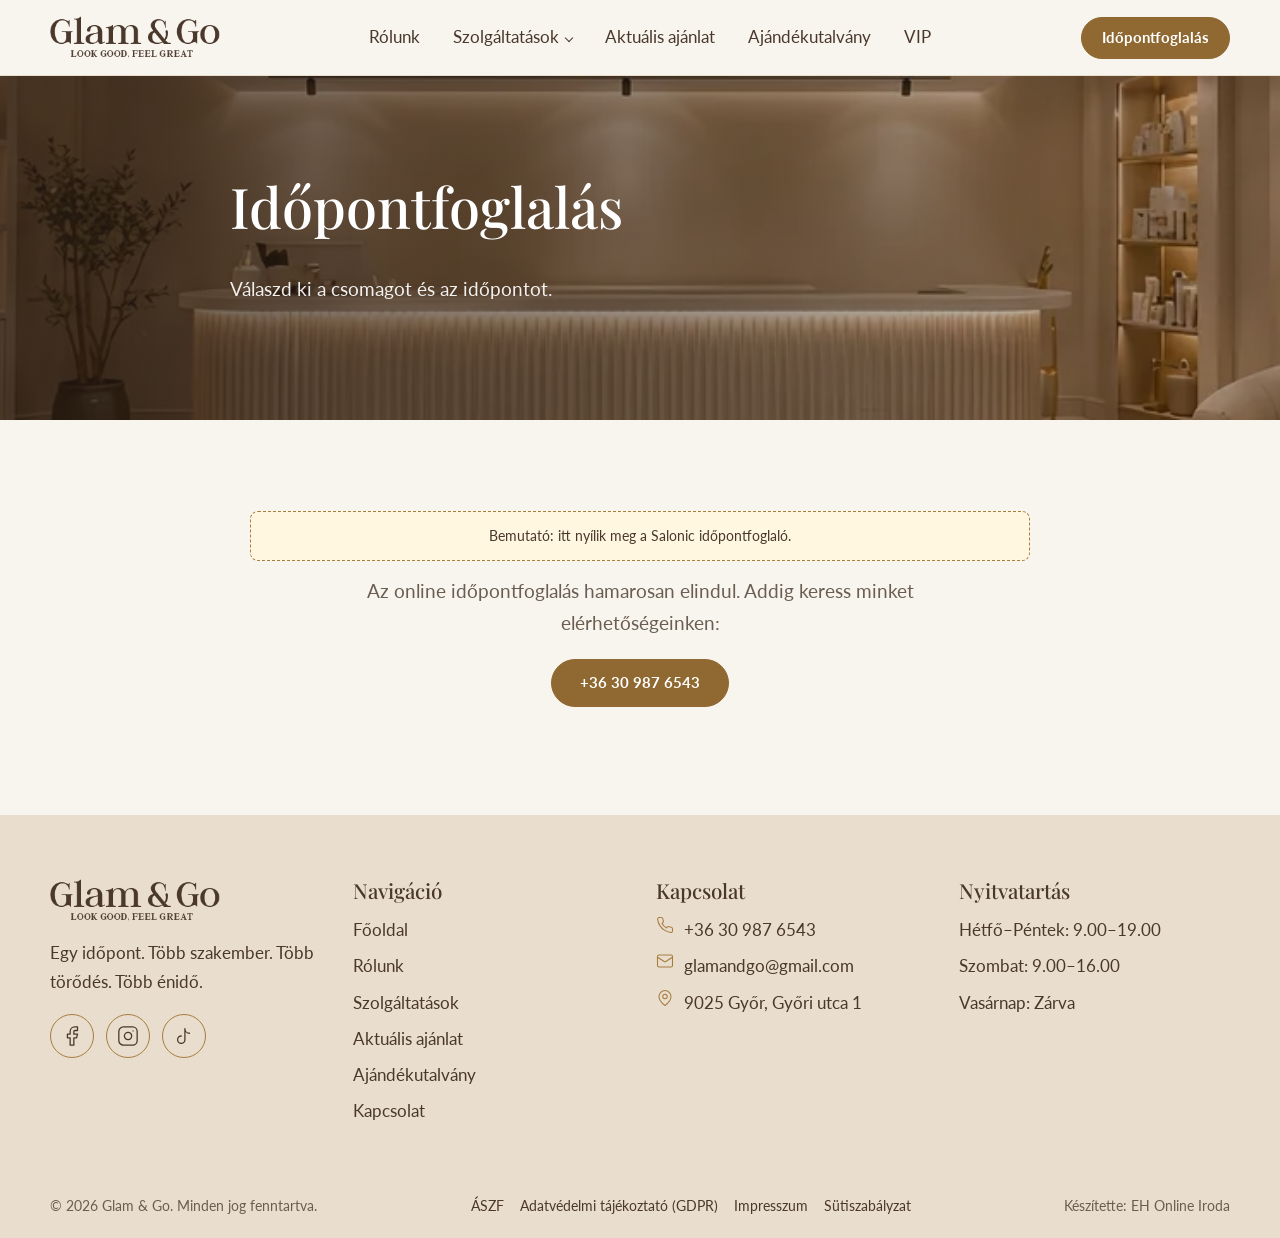
<file: idopontfoglalas.html>
<!doctype html>
<html lang="hu"><head><meta charset="utf-8"><meta name="viewport" content="width=device-width, initial-scale=1">
<meta name="robots" content="noindex, nofollow"><title>Időpontfoglalás – Glam &amp; Go (bemutató)</title>
<link rel="preconnect" href="https://fonts.googleapis.com"><link rel="preconnect" href="https://fonts.gstatic.com" crossorigin>
<link rel="stylesheet" href="https://fonts.googleapis.com/css2?family=Lato:wght@400;700&family=Playfair+Display:wght@500;600&display=swap">
<link rel="stylesheet" href="assets/css/main.css"></head>
<body class="">
<a class="screen-reader-text gg-skip" href="#content">Ugrás a tartalomhoz</a>
<header class="gg-header" id="gg-header"><div class="gg-container gg-header__inner">
<a class="gg-logo" href="index.html" aria-label="Glam &amp; Go"><img src="assets/img/logo-dark.png" alt="Glam &amp; Go" class="gg-logo__img" width="262" height="68" decoding="async"></a>
<nav class="gg-nav" aria-label="Főmenü"><ul class="gg-menu"><li class="menu-item"><a href="rolunk.html">Rólunk</a></li><li class="menu-item menu-item-has-children"><a href="szolgaltatasok.html">Szolgáltatások</a><ul class="sub-menu"><li class="menu-item gg-submenu-item"><a href="szolgaltatasok.html#valaszto">Csomagok</a></li><li class="menu-item gg-submenu-item"><a href="szolgaltatasok.html#arlista">Szolgáltatások és árak</a></li><li class="menu-item gg-submenu-item"><a href="szolgaltatasok.html#uraknak">Férfi szolgáltatások</a></li><li class="menu-item gg-submenu-item"><a href="szolgaltatasok.html#csomagok">Fix csomagok</a></li><li class="menu-item gg-submenu-item"><a href="szolgaltatasok.html#sajat-csomag">Saját csomag összeállítása</a></li><li class="menu-item gg-submenu-item"><a href="szolgaltatasok.html#gyik">Gyakori kérdések</a></li></ul></li><li class="menu-item"><a href="aktualis-ajanlat.html">Aktuális ajánlat</a></li><li class="menu-item"><a href="ajandekutalvany.html">Ajándékutalvány</a></li><li class="menu-item"><a href="vip.html">VIP</a></li></ul></nav>
<div class="gg-header__actions"><a class="gg-btn gg-btn--small gg-header__cta" href="idopontfoglalas.html">Időpontfoglalás</a>
<button class="gg-burger" type="button" aria-controls="gg-drawer" aria-expanded="false"><svg class="gg-icon gg-icon--menu" width="28" height="28" viewBox="0 0 24 24" fill="none" stroke="currentColor" stroke-width="1.4" stroke-linecap="round" stroke-linejoin="round" aria-hidden="true" focusable="false"><line x1="4" x2="20" y1="12" y2="12"/><line x1="4" x2="20" y1="6" y2="6"/><line x1="4" x2="20" y1="18" y2="18"/></svg><span class="screen-reader-text">Menü megnyitása</span></button></div></div></header>
<div class="gg-drawer" id="gg-drawer" aria-hidden="true"><div class="gg-drawer__overlay" data-gg-close></div>
<div class="gg-drawer__panel" role="dialog" aria-modal="true" aria-label="Menü" tabindex="-1"><button class="gg-drawer__close" type="button" data-gg-close><svg class="gg-icon gg-icon--x" width="28" height="28" viewBox="0 0 24 24" fill="none" stroke="currentColor" stroke-width="1.4" stroke-linecap="round" stroke-linejoin="round" aria-hidden="true" focusable="false"><path d="M18 6 6 18"/><path d="m6 6 12 12"/></svg><span class="screen-reader-text">Menü bezárása</span></button>
<nav aria-label="Mobil menü"><ul class="gg-drawer__menu"><li class="menu-item"><a href="rolunk.html">Rólunk</a></li><li class="menu-item menu-item-has-children"><a href="szolgaltatasok.html">Szolgáltatások</a><ul class="sub-menu"><li class="menu-item gg-submenu-item"><a href="szolgaltatasok.html#valaszto">Csomagok</a></li><li class="menu-item gg-submenu-item"><a href="szolgaltatasok.html#arlista">Szolgáltatások és árak</a></li><li class="menu-item gg-submenu-item"><a href="szolgaltatasok.html#uraknak">Férfi szolgáltatások</a></li><li class="menu-item gg-submenu-item"><a href="szolgaltatasok.html#csomagok">Fix csomagok</a></li><li class="menu-item gg-submenu-item"><a href="szolgaltatasok.html#sajat-csomag">Saját csomag összeállítása</a></li><li class="menu-item gg-submenu-item"><a href="szolgaltatasok.html#gyik">Gyakori kérdések</a></li></ul></li><li class="menu-item"><a href="aktualis-ajanlat.html">Aktuális ajánlat</a></li><li class="menu-item"><a href="ajandekutalvany.html">Ajándékutalvány</a></li><li class="menu-item"><a href="vip.html">VIP</a></li></ul></nav><a class="gg-btn gg-drawer__cta" href="idopontfoglalas.html">Időpontfoglalás</a></div></div>
<main id="content" class="gg-main">
<section class="gg-pagehero" style="--gg-pos: 50% 50%"><img src="assets/img/szalon-recepcio-1600.webp" srcset="assets/img/szalon-recepcio-480.webp 480w, assets/img/szalon-recepcio-800.webp 800w, assets/img/szalon-recepcio-1200.webp 1200w, assets/img/szalon-recepcio-1600.webp 1600w" sizes="(min-width: 1180px) 1180px, 100vw" alt="" class="gg-pagehero__bg" width="1600" height="266" fetchpriority="high" decoding="async"><div class="gg-container gg-pagehero__inner"><h1>Időpontfoglalás</h1><p class="gg-lead">Válaszd ki a csomagot és az időpontot.</p></div></section><section class="gg-section"><div class="gg-container gg-narrow gg-center"><p class="gg-admin-note">Bemutató: itt nyílik meg a Salonic időpontfoglaló.</p><p class="gg-lead">Az online időpontfoglalás hamarosan elindul. Addig keress minket elérhetőségeinken:</p><p><a class="gg-btn" href="tel:+36309876543">+36 30 987 6543</a></p></div></section>
</main>
<footer class="gg-footer"><div class="gg-container gg-footer__grid">
<div class="gg-footer__brand"><img src="assets/img/logo-dark.png" alt="Glam &amp; Go" class="gg-footer__logo" width="262" height="68" loading="lazy" decoding="async"><p>Egy időpont. Több szakember. Több törődés. Több énidő.</p><ul class="gg-social" aria-label="Közösségi média"><li><a class="gg-social__link" href="#" aria-label="Facebook"><svg class="gg-icon gg-icon--facebook" width="22" height="22" viewBox="0 0 24 24" fill="none" stroke="currentColor" stroke-width="1.4" stroke-linecap="round" stroke-linejoin="round" aria-hidden="true" focusable="false"><path d="M18 2h-3a5 5 0 0 0-5 5v3H7v4h3v8h4v-8h3l1-4h-4V7a1 1 0 0 1 1-1h3z"/></svg></a></li><li><a class="gg-social__link" href="#" aria-label="Instagram"><svg class="gg-icon gg-icon--instagram" width="22" height="22" viewBox="0 0 24 24" fill="none" stroke="currentColor" stroke-width="1.4" stroke-linecap="round" stroke-linejoin="round" aria-hidden="true" focusable="false"><rect width="20" height="20" x="2" y="2" rx="5" ry="5"/><path d="M16 11.37A4 4 0 1 1 12.63 8 4 4 0 0 1 16 11.37z"/><line x1="17.5" x2="17.51" y1="6.5" y2="6.5"/></svg></a></li><li><a class="gg-social__link" href="#" aria-label="TikTok"><svg class="gg-icon gg-icon--tiktok" width="22" height="22" viewBox="0 0 24 24" fill="none" stroke="currentColor" stroke-width="1.4" stroke-linecap="round" stroke-linejoin="round" aria-hidden="true" focusable="false"><path d="M9 12a4 4 0 1 0 4 4V4a5 5 0 0 0 5 5"/></svg></a></li></ul></div>
<nav class="gg-footer__col" aria-label="Lábléc navigáció"><h2 class="gg-footer__title">Navigáció</h2><ul class="gg-footer__list"><li><a href="index.html">Főoldal</a></li><li><a href="rolunk.html">Rólunk</a></li><li><a href="szolgaltatasok.html">Szolgáltatások</a></li><li><a href="aktualis-ajanlat.html">Aktuális ajánlat</a></li><li><a href="ajandekutalvany.html">Ajándékutalvány</a></li><li><a href="kapcsolat.html">Kapcsolat</a></li></ul></nav>
<div class="gg-footer__col"><h2 class="gg-footer__title">Kapcsolat</h2><ul class="gg-footer__list gg-footer__contact"><li><svg class="gg-icon gg-icon--phone" width="18" height="18" viewBox="0 0 24 24" fill="none" stroke="currentColor" stroke-width="1.4" stroke-linecap="round" stroke-linejoin="round" aria-hidden="true" focusable="false"><path d="M22 16.92v3a2 2 0 0 1-2.18 2 19.79 19.79 0 0 1-8.63-3.07 19.5 19.5 0 0 1-6-6 19.79 19.79 0 0 1-3.07-8.67A2 2 0 0 1 4.11 2h3a2 2 0 0 1 2 1.72c.12.96.36 1.9.7 2.81a2 2 0 0 1-.45 2.11L8.09 9.91a16 16 0 0 0 6 6l1.27-1.27a2 2 0 0 1 2.11-.45c.91.34 1.85.58 2.81.7A2 2 0 0 1 22 16.92z"/></svg><a href="tel:+36309876543">+36 30 987 6543</a></li><li><svg class="gg-icon gg-icon--mail" width="18" height="18" viewBox="0 0 24 24" fill="none" stroke="currentColor" stroke-width="1.4" stroke-linecap="round" stroke-linejoin="round" aria-hidden="true" focusable="false"><rect width="20" height="16" x="2" y="4" rx="2"/><path d="m22 7-8.97 5.7a1.94 1.94 0 0 1-2.06 0L2 7"/></svg><a href="mailto:glamandgo@gmail.com">glamandgo@gmail.com</a></li><li><svg class="gg-icon gg-icon--map-pin" width="18" height="18" viewBox="0 0 24 24" fill="none" stroke="currentColor" stroke-width="1.4" stroke-linecap="round" stroke-linejoin="round" aria-hidden="true" focusable="false"><path d="M20 10c0 6-8 12-8 12s-8-6-8-12a8 8 0 0 1 16 0Z"/><circle cx="12" cy="10" r="3"/></svg><span>9025 Győr, Győri utca 1</span></li></ul></div>
<div class="gg-footer__col"><h2 class="gg-footer__title">Nyitvatartás</h2><ul class="gg-footer__list"><li>Hétfő–Péntek: 9.00–19.00</li><li>Szombat: 9.00–16.00</li><li>Vasárnap: Zárva</li></ul></div></div>
<div class="gg-footer__legal"><div class="gg-container gg-footer__legalinner"><p>&copy; 2026 Glam &amp; Go. Minden jog fenntartva.</p><ul class="gg-legal"><li><a href="aszf.html">ÁSZF</a></li><li><a href="adatvedelem.html">Adatvédelmi tájékoztató (GDPR)</a></li><li><a href="impresszum.html">Impresszum</a></li><li><a href="suti.html">Sütiszabályzat</a></li></ul><p class="gg-credit">Készítette: <a href="https://ehonliniroda.hu" target="_blank" rel="noopener">EH Online Iroda</a></p></div></div></footer>
<div class="gg-mobilebar"><a class="gg-btn" href="idopontfoglalas.html">Időpontfoglalás</a><a class="gg-btn gg-btn--ghost gg-mobilebar__call" href="tel:+36309876543" aria-label="Hívás"><svg class="gg-icon gg-icon--phone" width="22" height="22" viewBox="0 0 24 24" fill="none" stroke="currentColor" stroke-width="1.4" stroke-linecap="round" stroke-linejoin="round" aria-hidden="true" focusable="false"><path d="M22 16.92v3a2 2 0 0 1-2.18 2 19.79 19.79 0 0 1-8.63-3.07 19.5 19.5 0 0 1-6-6 19.79 19.79 0 0 1-3.07-8.67A2 2 0 0 1 4.11 2h3a2 2 0 0 1 2 1.72c.12.96.36 1.9.7 2.81a2 2 0 0 1-.45 2.11L8.09 9.91a16 16 0 0 0 6 6l1.27-1.27a2 2 0 0 1 2.11-.45c.91.34 1.85.58 2.81.7A2 2 0 0 1 22 16.92z"/></svg></a></div>
<button class="gg-totop" type="button" aria-label="Vissza az oldal tetejére" hidden><svg class="gg-icon gg-icon--arrow-up" width="22" height="22" viewBox="0 0 24 24" fill="none" stroke="currentColor" stroke-width="1.4" stroke-linecap="round" stroke-linejoin="round" aria-hidden="true" focusable="false"><path d="m5 12 7-7 7 7"/><path d="M12 19V5"/></svg></button>
<script src="assets/js/main.js" defer></script></body></html>
</file>
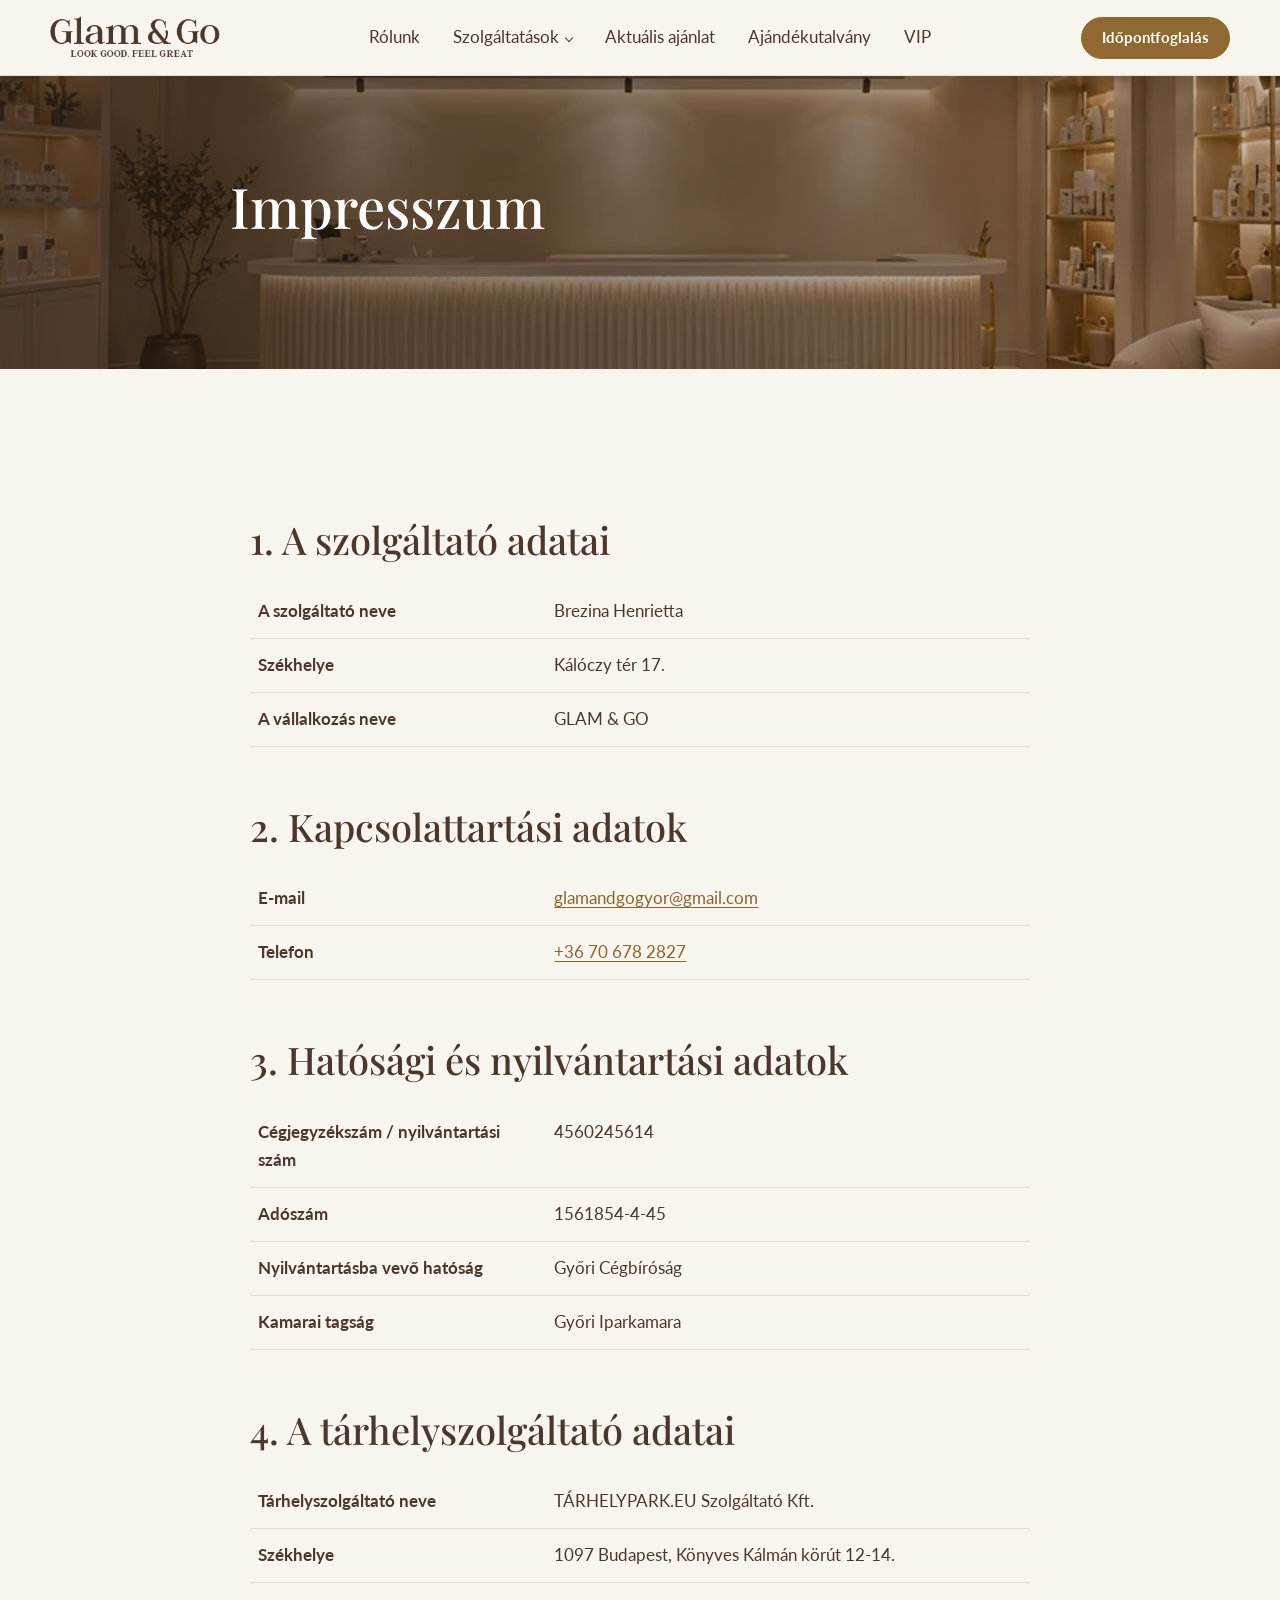
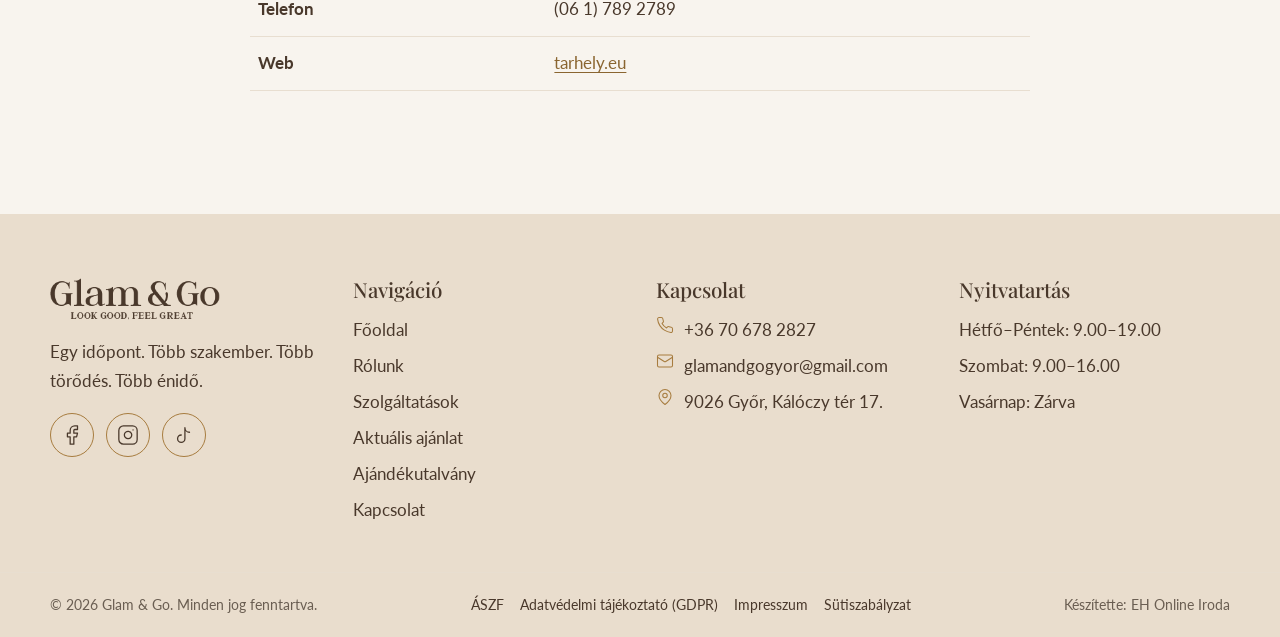
<file: impresszum.html>
<!doctype html>
<html lang="hu"><head><meta charset="utf-8"><meta name="viewport" content="width=device-width, initial-scale=1">
<meta name="robots" content="noindex, nofollow"><title>Impresszum – Glam &amp; Go (bemutató)</title>
<link rel="preconnect" href="https://fonts.googleapis.com"><link rel="preconnect" href="https://fonts.gstatic.com" crossorigin>
<link rel="stylesheet" href="https://fonts.googleapis.com/css2?family=Lato:wght@400;700&family=Playfair+Display:wght@500;600&display=swap">
<link rel="stylesheet" href="assets/css/main.css"></head>
<body class="">
<a class="screen-reader-text gg-skip" href="#content">Ugrás a tartalomhoz</a>
<header class="gg-header" id="gg-header"><div class="gg-container gg-header__inner">
<a class="gg-logo" href="index.html" aria-label="Glam &amp; Go"><img src="assets/img/logo-dark.png" alt="Glam &amp; Go" class="gg-logo__img" width="262" height="68" decoding="async"></a>
<nav class="gg-nav" aria-label="Főmenü"><ul class="gg-menu"><li class="menu-item"><a href="rolunk.html">Rólunk</a></li><li class="menu-item menu-item-has-children"><a href="szolgaltatasok.html">Szolgáltatások</a><ul class="sub-menu"><li class="menu-item gg-submenu-item"><a href="szolgaltatasok.html#valaszto">Csomagok</a></li><li class="menu-item gg-submenu-item"><a href="szolgaltatasok.html#arlista">Szolgáltatások és árak</a></li><li class="menu-item gg-submenu-item"><a href="szolgaltatasok.html#uraknak">Férfi szolgáltatások</a></li><li class="menu-item gg-submenu-item"><a href="szolgaltatasok.html#csomagok">Fix csomagok</a></li><li class="menu-item gg-submenu-item"><a href="szolgaltatasok.html#sajat-csomag">Saját csomag összeállítása</a></li><li class="menu-item gg-submenu-item"><a href="szolgaltatasok.html#gyik">Gyakori kérdések</a></li></ul></li><li class="menu-item"><a href="aktualis-ajanlat.html">Aktuális ajánlat</a></li><li class="menu-item"><a href="ajandekutalvany.html">Ajándékutalvány</a></li><li class="menu-item"><a href="vip.html">VIP</a></li></ul></nav>
<div class="gg-header__actions"><a class="gg-btn gg-btn--small gg-header__cta" href="idopontfoglalas.html">Időpontfoglalás</a>
<button class="gg-burger" type="button" aria-controls="gg-drawer" aria-expanded="false"><svg class="gg-icon gg-icon--menu" width="28" height="28" viewBox="0 0 24 24" fill="none" stroke="currentColor" stroke-width="1.4" stroke-linecap="round" stroke-linejoin="round" aria-hidden="true" focusable="false"><line x1="4" x2="20" y1="12" y2="12"/><line x1="4" x2="20" y1="6" y2="6"/><line x1="4" x2="20" y1="18" y2="18"/></svg><span class="screen-reader-text">Menü megnyitása</span></button></div></div></header>
<div class="gg-drawer" id="gg-drawer" aria-hidden="true"><div class="gg-drawer__overlay" data-gg-close></div>
<div class="gg-drawer__panel" role="dialog" aria-modal="true" aria-label="Menü" tabindex="-1"><button class="gg-drawer__close" type="button" data-gg-close><svg class="gg-icon gg-icon--x" width="28" height="28" viewBox="0 0 24 24" fill="none" stroke="currentColor" stroke-width="1.4" stroke-linecap="round" stroke-linejoin="round" aria-hidden="true" focusable="false"><path d="M18 6 6 18"/><path d="m6 6 12 12"/></svg><span class="screen-reader-text">Menü bezárása</span></button>
<nav aria-label="Mobil menü"><ul class="gg-drawer__menu"><li class="menu-item"><a href="rolunk.html">Rólunk</a></li><li class="menu-item menu-item-has-children"><a href="szolgaltatasok.html">Szolgáltatások</a><ul class="sub-menu"><li class="menu-item gg-submenu-item"><a href="szolgaltatasok.html#valaszto">Csomagok</a></li><li class="menu-item gg-submenu-item"><a href="szolgaltatasok.html#arlista">Szolgáltatások és árak</a></li><li class="menu-item gg-submenu-item"><a href="szolgaltatasok.html#uraknak">Férfi szolgáltatások</a></li><li class="menu-item gg-submenu-item"><a href="szolgaltatasok.html#csomagok">Fix csomagok</a></li><li class="menu-item gg-submenu-item"><a href="szolgaltatasok.html#sajat-csomag">Saját csomag összeállítása</a></li><li class="menu-item gg-submenu-item"><a href="szolgaltatasok.html#gyik">Gyakori kérdések</a></li></ul></li><li class="menu-item"><a href="aktualis-ajanlat.html">Aktuális ajánlat</a></li><li class="menu-item"><a href="ajandekutalvany.html">Ajándékutalvány</a></li><li class="menu-item"><a href="vip.html">VIP</a></li></ul></nav><a class="gg-btn gg-drawer__cta" href="idopontfoglalas.html">Időpontfoglalás</a></div></div>
<main id="content" class="gg-main">
<section class="gg-pagehero" style="--gg-pos: 50% 50%"><img src="assets/img/szalon-recepcio-1600.webp" srcset="assets/img/szalon-recepcio-480.webp 480w, assets/img/szalon-recepcio-800.webp 800w, assets/img/szalon-recepcio-1200.webp 1200w, assets/img/szalon-recepcio-1600.webp 1600w" sizes="(min-width: 1180px) 1180px, 100vw" alt="" class="gg-pagehero__bg" width="1600" height="266" fetchpriority="high" decoding="async"><div class="gg-container gg-pagehero__inner"><h1>Impresszum</h1></div></section><section class="gg-section"><div class="gg-container gg-narrow gg-content entry-content gg-legal-doc"><h2>1. A szolgáltató adatai</h2>
<table class="gg-legal-table">
<tr><th scope="row">A szolgáltató neve</th><td>Brezina Henrietta</td></tr>
<tr><th scope="row">Székhelye</th><td>Kálóczy tér 17.</td></tr>
<tr><th scope="row">A vállalkozás neve</th><td>GLAM &amp; GO</td></tr>
</table>
<h2>2. Kapcsolattartási adatok</h2>
<table class="gg-legal-table">
<tr><th scope="row">E-mail</th><td><a href="mailto:glamandgogyor@gmail.com">glamandgogyor@gmail.com</a></td></tr>
<tr><th scope="row">Telefon</th><td><a href="tel:+36706782827">+36 70 678 2827</a></td></tr>
</table>
<h2>3. Hatósági és nyilvántartási adatok</h2>
<table class="gg-legal-table">
<tr><th scope="row">Cégjegyzékszám / nyilvántartási szám</th><td>4560245614</td></tr>
<tr><th scope="row">Adószám</th><td>1561854-4-45</td></tr>
<tr><th scope="row">Nyilvántartásba vevő hatóság</th><td>Győri Cégbíróság</td></tr>
<tr><th scope="row">Kamarai tagság</th><td>Győri Iparkamara</td></tr>
</table>
<h2>4. A tárhelyszolgáltató adatai</h2>
<table class="gg-legal-table">
<tr><th scope="row">Tárhelyszolgáltató neve</th><td>TÁRHELYPARK.EU Szolgáltató Kft.</td></tr>
<tr><th scope="row">Székhelye</th><td>1097 Budapest, Könyves Kálmán körút 12-14.</td></tr>

<tr><th scope="row">Telefon</th><td>(06 1) 789 2789</td></tr>
<tr><th scope="row">Web</th><td><a href="https://tarhely.eu" target="_blank" rel="noopener">tarhely.eu</a></td></tr>
</table>
</div></section>
</main>
<footer class="gg-footer"><div class="gg-container gg-footer__grid">
<div class="gg-footer__brand"><img src="assets/img/logo-dark.png" alt="Glam &amp; Go" class="gg-footer__logo" width="262" height="68" loading="lazy" decoding="async"><p>Egy időpont. Több szakember. Több törődés. Több énidő.</p><ul class="gg-social" aria-label="Közösségi média"><li><a class="gg-social__link" href="#" aria-label="Facebook"><svg class="gg-icon gg-icon--facebook" width="22" height="22" viewBox="0 0 24 24" fill="none" stroke="currentColor" stroke-width="1.4" stroke-linecap="round" stroke-linejoin="round" aria-hidden="true" focusable="false"><path d="M18 2h-3a5 5 0 0 0-5 5v3H7v4h3v8h4v-8h3l1-4h-4V7a1 1 0 0 1 1-1h3z"/></svg></a></li><li><a class="gg-social__link" href="#" aria-label="Instagram"><svg class="gg-icon gg-icon--instagram" width="22" height="22" viewBox="0 0 24 24" fill="none" stroke="currentColor" stroke-width="1.4" stroke-linecap="round" stroke-linejoin="round" aria-hidden="true" focusable="false"><rect width="20" height="20" x="2" y="2" rx="5" ry="5"/><path d="M16 11.37A4 4 0 1 1 12.63 8 4 4 0 0 1 16 11.37z"/><line x1="17.5" x2="17.51" y1="6.5" y2="6.5"/></svg></a></li><li><a class="gg-social__link" href="#" aria-label="TikTok"><svg class="gg-icon gg-icon--tiktok" width="22" height="22" viewBox="0 0 24 24" fill="none" stroke="currentColor" stroke-width="1.4" stroke-linecap="round" stroke-linejoin="round" aria-hidden="true" focusable="false"><path d="M9 12a4 4 0 1 0 4 4V4a5 5 0 0 0 5 5"/></svg></a></li></ul></div>
<nav class="gg-footer__col" aria-label="Lábléc navigáció"><h2 class="gg-footer__title">Navigáció</h2><ul class="gg-footer__list"><li><a href="index.html">Főoldal</a></li><li><a href="rolunk.html">Rólunk</a></li><li><a href="szolgaltatasok.html">Szolgáltatások</a></li><li><a href="aktualis-ajanlat.html">Aktuális ajánlat</a></li><li><a href="ajandekutalvany.html">Ajándékutalvány</a></li><li><a href="kapcsolat.html">Kapcsolat</a></li></ul></nav>
<div class="gg-footer__col"><h2 class="gg-footer__title">Kapcsolat</h2><ul class="gg-footer__list gg-footer__contact"><li><svg class="gg-icon gg-icon--phone" width="18" height="18" viewBox="0 0 24 24" fill="none" stroke="currentColor" stroke-width="1.4" stroke-linecap="round" stroke-linejoin="round" aria-hidden="true" focusable="false"><path d="M22 16.92v3a2 2 0 0 1-2.18 2 19.79 19.79 0 0 1-8.63-3.07 19.5 19.5 0 0 1-6-6 19.79 19.79 0 0 1-3.07-8.67A2 2 0 0 1 4.11 2h3a2 2 0 0 1 2 1.72c.12.96.36 1.9.7 2.81a2 2 0 0 1-.45 2.11L8.09 9.91a16 16 0 0 0 6 6l1.27-1.27a2 2 0 0 1 2.11-.45c.91.34 1.85.58 2.81.7A2 2 0 0 1 22 16.92z"/></svg><a href="tel:+36706782827">+36 70 678 2827</a></li><li><svg class="gg-icon gg-icon--mail" width="18" height="18" viewBox="0 0 24 24" fill="none" stroke="currentColor" stroke-width="1.4" stroke-linecap="round" stroke-linejoin="round" aria-hidden="true" focusable="false"><rect width="20" height="16" x="2" y="4" rx="2"/><path d="m22 7-8.97 5.7a1.94 1.94 0 0 1-2.06 0L2 7"/></svg><a href="mailto:glamandgogyor@gmail.com">glamandgogyor@gmail.com</a></li><li><svg class="gg-icon gg-icon--map-pin" width="18" height="18" viewBox="0 0 24 24" fill="none" stroke="currentColor" stroke-width="1.4" stroke-linecap="round" stroke-linejoin="round" aria-hidden="true" focusable="false"><path d="M20 10c0 6-8 12-8 12s-8-6-8-12a8 8 0 0 1 16 0Z"/><circle cx="12" cy="10" r="3"/></svg><span>9026 Győr, Kálóczy tér 17.</span></li></ul></div>
<div class="gg-footer__col"><h2 class="gg-footer__title">Nyitvatartás</h2><ul class="gg-footer__list"><li>Hétfő–Péntek: 9.00–19.00</li><li>Szombat: 9.00–16.00</li><li>Vasárnap: Zárva</li></ul></div></div>
<div class="gg-footer__legal"><div class="gg-container gg-footer__legalinner"><p>&copy; 2026 Glam &amp; Go. Minden jog fenntartva.</p><ul class="gg-legal"><li><a href="aszf.html">ÁSZF</a></li><li><a href="adatvedelem.html">Adatvédelmi tájékoztató (GDPR)</a></li><li><a href="impresszum.html">Impresszum</a></li><li><a href="suti.html">Sütiszabályzat</a></li></ul><p class="gg-credit">Készítette: <a href="https://ehonliniroda.hu" target="_blank" rel="noopener">EH Online Iroda</a></p></div></div></footer>
<div class="gg-mobilebar"><a class="gg-btn" href="idopontfoglalas.html">Időpontfoglalás</a><a class="gg-btn gg-btn--ghost gg-mobilebar__call" href="tel:+36309876543" aria-label="Hívás"><svg class="gg-icon gg-icon--phone" width="22" height="22" viewBox="0 0 24 24" fill="none" stroke="currentColor" stroke-width="1.4" stroke-linecap="round" stroke-linejoin="round" aria-hidden="true" focusable="false"><path d="M22 16.92v3a2 2 0 0 1-2.18 2 19.79 19.79 0 0 1-8.63-3.07 19.5 19.5 0 0 1-6-6 19.79 19.79 0 0 1-3.07-8.67A2 2 0 0 1 4.11 2h3a2 2 0 0 1 2 1.72c.12.96.36 1.9.7 2.81a2 2 0 0 1-.45 2.11L8.09 9.91a16 16 0 0 0 6 6l1.27-1.27a2 2 0 0 1 2.11-.45c.91.34 1.85.58 2.81.7A2 2 0 0 1 22 16.92z"/></svg></a></div>
<button class="gg-totop" type="button" aria-label="Vissza az oldal tetejére" hidden><svg class="gg-icon gg-icon--arrow-up" width="22" height="22" viewBox="0 0 24 24" fill="none" stroke="currentColor" stroke-width="1.4" stroke-linecap="round" stroke-linejoin="round" aria-hidden="true" focusable="false"><path d="m5 12 7-7 7 7"/><path d="M12 19V5"/></svg></button>
<script src="assets/js/main.js" defer></script></body></html>
</file>
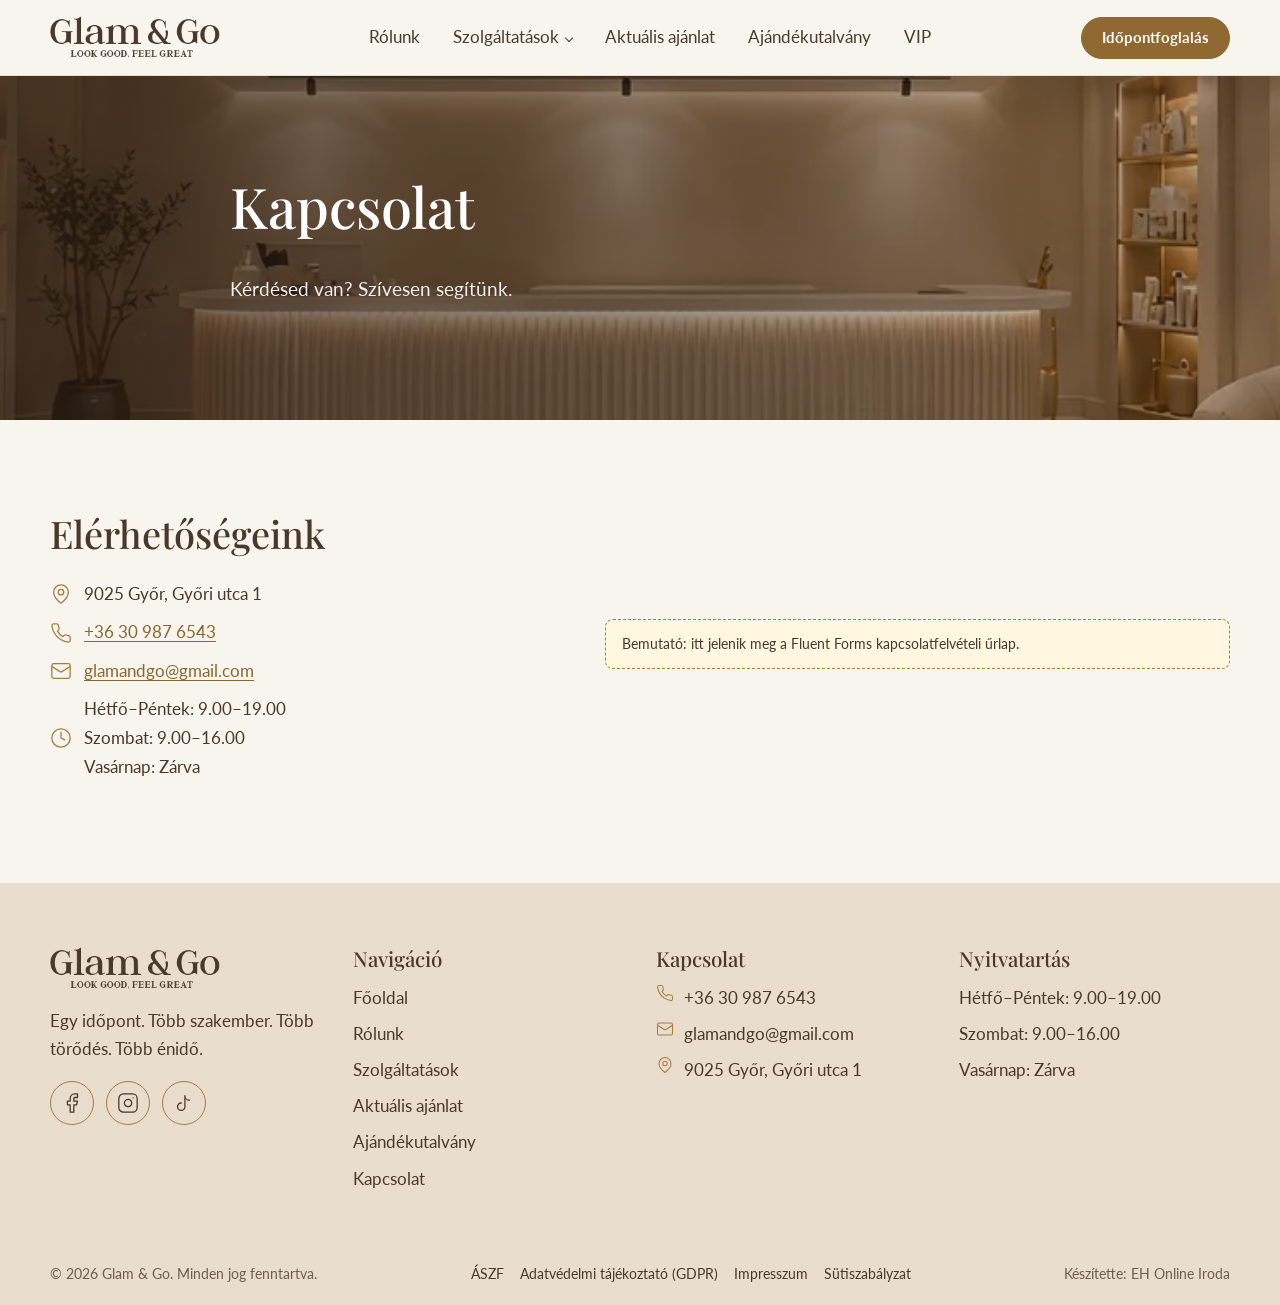
<file: kapcsolat.html>
<!doctype html>
<html lang="hu"><head><meta charset="utf-8"><meta name="viewport" content="width=device-width, initial-scale=1">
<meta name="robots" content="noindex, nofollow"><title>Kapcsolat – Glam &amp; Go (bemutató)</title>
<link rel="preconnect" href="https://fonts.googleapis.com"><link rel="preconnect" href="https://fonts.gstatic.com" crossorigin>
<link rel="stylesheet" href="https://fonts.googleapis.com/css2?family=Lato:wght@400;700&family=Playfair+Display:wght@500;600&display=swap">
<link rel="stylesheet" href="assets/css/main.css"></head>
<body class="">
<a class="screen-reader-text gg-skip" href="#content">Ugrás a tartalomhoz</a>
<header class="gg-header" id="gg-header"><div class="gg-container gg-header__inner">
<a class="gg-logo" href="index.html" aria-label="Glam &amp; Go"><img src="assets/img/logo-dark.png" alt="Glam &amp; Go" class="gg-logo__img" width="262" height="68" decoding="async"></a>
<nav class="gg-nav" aria-label="Főmenü"><ul class="gg-menu"><li class="menu-item"><a href="rolunk.html">Rólunk</a></li><li class="menu-item menu-item-has-children"><a href="szolgaltatasok.html">Szolgáltatások</a><ul class="sub-menu"><li class="menu-item gg-submenu-item"><a href="szolgaltatasok.html#valaszto">Csomagok</a></li><li class="menu-item gg-submenu-item"><a href="szolgaltatasok.html#arlista">Szolgáltatások és árak</a></li><li class="menu-item gg-submenu-item"><a href="szolgaltatasok.html#uraknak">Férfi szolgáltatások</a></li><li class="menu-item gg-submenu-item"><a href="szolgaltatasok.html#csomagok">Fix csomagok</a></li><li class="menu-item gg-submenu-item"><a href="szolgaltatasok.html#sajat-csomag">Saját csomag összeállítása</a></li><li class="menu-item gg-submenu-item"><a href="szolgaltatasok.html#gyik">Gyakori kérdések</a></li></ul></li><li class="menu-item"><a href="aktualis-ajanlat.html">Aktuális ajánlat</a></li><li class="menu-item"><a href="ajandekutalvany.html">Ajándékutalvány</a></li><li class="menu-item"><a href="vip.html">VIP</a></li></ul></nav>
<div class="gg-header__actions"><a class="gg-btn gg-btn--small gg-header__cta" href="idopontfoglalas.html">Időpontfoglalás</a>
<button class="gg-burger" type="button" aria-controls="gg-drawer" aria-expanded="false"><svg class="gg-icon gg-icon--menu" width="28" height="28" viewBox="0 0 24 24" fill="none" stroke="currentColor" stroke-width="1.4" stroke-linecap="round" stroke-linejoin="round" aria-hidden="true" focusable="false"><line x1="4" x2="20" y1="12" y2="12"/><line x1="4" x2="20" y1="6" y2="6"/><line x1="4" x2="20" y1="18" y2="18"/></svg><span class="screen-reader-text">Menü megnyitása</span></button></div></div></header>
<div class="gg-drawer" id="gg-drawer" aria-hidden="true"><div class="gg-drawer__overlay" data-gg-close></div>
<div class="gg-drawer__panel" role="dialog" aria-modal="true" aria-label="Menü" tabindex="-1"><button class="gg-drawer__close" type="button" data-gg-close><svg class="gg-icon gg-icon--x" width="28" height="28" viewBox="0 0 24 24" fill="none" stroke="currentColor" stroke-width="1.4" stroke-linecap="round" stroke-linejoin="round" aria-hidden="true" focusable="false"><path d="M18 6 6 18"/><path d="m6 6 12 12"/></svg><span class="screen-reader-text">Menü bezárása</span></button>
<nav aria-label="Mobil menü"><ul class="gg-drawer__menu"><li class="menu-item"><a href="rolunk.html">Rólunk</a></li><li class="menu-item menu-item-has-children"><a href="szolgaltatasok.html">Szolgáltatások</a><ul class="sub-menu"><li class="menu-item gg-submenu-item"><a href="szolgaltatasok.html#valaszto">Csomagok</a></li><li class="menu-item gg-submenu-item"><a href="szolgaltatasok.html#arlista">Szolgáltatások és árak</a></li><li class="menu-item gg-submenu-item"><a href="szolgaltatasok.html#uraknak">Férfi szolgáltatások</a></li><li class="menu-item gg-submenu-item"><a href="szolgaltatasok.html#csomagok">Fix csomagok</a></li><li class="menu-item gg-submenu-item"><a href="szolgaltatasok.html#sajat-csomag">Saját csomag összeállítása</a></li><li class="menu-item gg-submenu-item"><a href="szolgaltatasok.html#gyik">Gyakori kérdések</a></li></ul></li><li class="menu-item"><a href="aktualis-ajanlat.html">Aktuális ajánlat</a></li><li class="menu-item"><a href="ajandekutalvany.html">Ajándékutalvány</a></li><li class="menu-item"><a href="vip.html">VIP</a></li></ul></nav><a class="gg-btn gg-drawer__cta" href="idopontfoglalas.html">Időpontfoglalás</a></div></div>
<main id="content" class="gg-main">
<section class="gg-pagehero" style="--gg-pos: 50% 50%"><img src="assets/img/szalon-recepcio-1600.webp" srcset="assets/img/szalon-recepcio-480.webp 480w, assets/img/szalon-recepcio-800.webp 800w, assets/img/szalon-recepcio-1200.webp 1200w, assets/img/szalon-recepcio-1600.webp 1600w" sizes="(min-width: 1180px) 1180px, 100vw" alt="" class="gg-pagehero__bg" width="1600" height="266" fetchpriority="high" decoding="async"><div class="gg-container gg-pagehero__inner"><h1>Kapcsolat</h1><p class="gg-lead">Kérdésed van? Szívesen segítünk.</p></div></section><section class="gg-section"><div class="gg-container gg-split"><div><h2>Elérhetőségeink</h2><ul class="gg-contactlist"><li><svg class="gg-icon gg-icon--map-pin" width="22" height="22" viewBox="0 0 24 24" fill="none" stroke="currentColor" stroke-width="1.4" stroke-linecap="round" stroke-linejoin="round" aria-hidden="true" focusable="false"><path d="M20 10c0 6-8 12-8 12s-8-6-8-12a8 8 0 0 1 16 0Z"/><circle cx="12" cy="10" r="3"/></svg><span>9025 Győr, Győri utca 1</span></li><li><svg class="gg-icon gg-icon--phone" width="22" height="22" viewBox="0 0 24 24" fill="none" stroke="currentColor" stroke-width="1.4" stroke-linecap="round" stroke-linejoin="round" aria-hidden="true" focusable="false"><path d="M22 16.92v3a2 2 0 0 1-2.18 2 19.79 19.79 0 0 1-8.63-3.07 19.5 19.5 0 0 1-6-6 19.79 19.79 0 0 1-3.07-8.67A2 2 0 0 1 4.11 2h3a2 2 0 0 1 2 1.72c.12.96.36 1.9.7 2.81a2 2 0 0 1-.45 2.11L8.09 9.91a16 16 0 0 0 6 6l1.27-1.27a2 2 0 0 1 2.11-.45c.91.34 1.85.58 2.81.7A2 2 0 0 1 22 16.92z"/></svg><a href="tel:+36309876543">+36 30 987 6543</a></li><li><svg class="gg-icon gg-icon--mail" width="22" height="22" viewBox="0 0 24 24" fill="none" stroke="currentColor" stroke-width="1.4" stroke-linecap="round" stroke-linejoin="round" aria-hidden="true" focusable="false"><rect width="20" height="16" x="2" y="4" rx="2"/><path d="m22 7-8.97 5.7a1.94 1.94 0 0 1-2.06 0L2 7"/></svg><a href="mailto:glamandgo@gmail.com">glamandgo@gmail.com</a></li><li><svg class="gg-icon gg-icon--clock" width="22" height="22" viewBox="0 0 24 24" fill="none" stroke="currentColor" stroke-width="1.4" stroke-linecap="round" stroke-linejoin="round" aria-hidden="true" focusable="false"><circle cx="12" cy="12" r="10"/><polyline points="12 6 12 12 16 14"/></svg><span>Hétfő–Péntek: 9.00–19.00<br>Szombat: 9.00–16.00<br>Vasárnap: Zárva<br></span></li></ul></div><div class="gg-formwrap"><p class="gg-admin-note">Bemutató: itt jelenik meg a Fluent Forms kapcsolatfelvételi űrlap.</p></div></div></section>
</main>
<footer class="gg-footer"><div class="gg-container gg-footer__grid">
<div class="gg-footer__brand"><img src="assets/img/logo-dark.png" alt="Glam &amp; Go" class="gg-footer__logo" width="262" height="68" loading="lazy" decoding="async"><p>Egy időpont. Több szakember. Több törődés. Több énidő.</p><ul class="gg-social" aria-label="Közösségi média"><li><a class="gg-social__link" href="#" aria-label="Facebook"><svg class="gg-icon gg-icon--facebook" width="22" height="22" viewBox="0 0 24 24" fill="none" stroke="currentColor" stroke-width="1.4" stroke-linecap="round" stroke-linejoin="round" aria-hidden="true" focusable="false"><path d="M18 2h-3a5 5 0 0 0-5 5v3H7v4h3v8h4v-8h3l1-4h-4V7a1 1 0 0 1 1-1h3z"/></svg></a></li><li><a class="gg-social__link" href="#" aria-label="Instagram"><svg class="gg-icon gg-icon--instagram" width="22" height="22" viewBox="0 0 24 24" fill="none" stroke="currentColor" stroke-width="1.4" stroke-linecap="round" stroke-linejoin="round" aria-hidden="true" focusable="false"><rect width="20" height="20" x="2" y="2" rx="5" ry="5"/><path d="M16 11.37A4 4 0 1 1 12.63 8 4 4 0 0 1 16 11.37z"/><line x1="17.5" x2="17.51" y1="6.5" y2="6.5"/></svg></a></li><li><a class="gg-social__link" href="#" aria-label="TikTok"><svg class="gg-icon gg-icon--tiktok" width="22" height="22" viewBox="0 0 24 24" fill="none" stroke="currentColor" stroke-width="1.4" stroke-linecap="round" stroke-linejoin="round" aria-hidden="true" focusable="false"><path d="M9 12a4 4 0 1 0 4 4V4a5 5 0 0 0 5 5"/></svg></a></li></ul></div>
<nav class="gg-footer__col" aria-label="Lábléc navigáció"><h2 class="gg-footer__title">Navigáció</h2><ul class="gg-footer__list"><li><a href="index.html">Főoldal</a></li><li><a href="rolunk.html">Rólunk</a></li><li><a href="szolgaltatasok.html">Szolgáltatások</a></li><li><a href="aktualis-ajanlat.html">Aktuális ajánlat</a></li><li><a href="ajandekutalvany.html">Ajándékutalvány</a></li><li><a href="kapcsolat.html">Kapcsolat</a></li></ul></nav>
<div class="gg-footer__col"><h2 class="gg-footer__title">Kapcsolat</h2><ul class="gg-footer__list gg-footer__contact"><li><svg class="gg-icon gg-icon--phone" width="18" height="18" viewBox="0 0 24 24" fill="none" stroke="currentColor" stroke-width="1.4" stroke-linecap="round" stroke-linejoin="round" aria-hidden="true" focusable="false"><path d="M22 16.92v3a2 2 0 0 1-2.18 2 19.79 19.79 0 0 1-8.63-3.07 19.5 19.5 0 0 1-6-6 19.79 19.79 0 0 1-3.07-8.67A2 2 0 0 1 4.11 2h3a2 2 0 0 1 2 1.72c.12.96.36 1.9.7 2.81a2 2 0 0 1-.45 2.11L8.09 9.91a16 16 0 0 0 6 6l1.27-1.27a2 2 0 0 1 2.11-.45c.91.34 1.85.58 2.81.7A2 2 0 0 1 22 16.92z"/></svg><a href="tel:+36309876543">+36 30 987 6543</a></li><li><svg class="gg-icon gg-icon--mail" width="18" height="18" viewBox="0 0 24 24" fill="none" stroke="currentColor" stroke-width="1.4" stroke-linecap="round" stroke-linejoin="round" aria-hidden="true" focusable="false"><rect width="20" height="16" x="2" y="4" rx="2"/><path d="m22 7-8.97 5.7a1.94 1.94 0 0 1-2.06 0L2 7"/></svg><a href="mailto:glamandgo@gmail.com">glamandgo@gmail.com</a></li><li><svg class="gg-icon gg-icon--map-pin" width="18" height="18" viewBox="0 0 24 24" fill="none" stroke="currentColor" stroke-width="1.4" stroke-linecap="round" stroke-linejoin="round" aria-hidden="true" focusable="false"><path d="M20 10c0 6-8 12-8 12s-8-6-8-12a8 8 0 0 1 16 0Z"/><circle cx="12" cy="10" r="3"/></svg><span>9025 Győr, Győri utca 1</span></li></ul></div>
<div class="gg-footer__col"><h2 class="gg-footer__title">Nyitvatartás</h2><ul class="gg-footer__list"><li>Hétfő–Péntek: 9.00–19.00</li><li>Szombat: 9.00–16.00</li><li>Vasárnap: Zárva</li></ul></div></div>
<div class="gg-footer__legal"><div class="gg-container gg-footer__legalinner"><p>&copy; 2026 Glam &amp; Go. Minden jog fenntartva.</p><ul class="gg-legal"><li><a href="aszf.html">ÁSZF</a></li><li><a href="adatvedelem.html">Adatvédelmi tájékoztató (GDPR)</a></li><li><a href="impresszum.html">Impresszum</a></li><li><a href="suti.html">Sütiszabályzat</a></li></ul><p class="gg-credit">Készítette: <a href="https://ehonliniroda.hu" target="_blank" rel="noopener">EH Online Iroda</a></p></div></div></footer>
<div class="gg-mobilebar"><a class="gg-btn" href="idopontfoglalas.html">Időpontfoglalás</a><a class="gg-btn gg-btn--ghost gg-mobilebar__call" href="tel:+36309876543" aria-label="Hívás"><svg class="gg-icon gg-icon--phone" width="22" height="22" viewBox="0 0 24 24" fill="none" stroke="currentColor" stroke-width="1.4" stroke-linecap="round" stroke-linejoin="round" aria-hidden="true" focusable="false"><path d="M22 16.92v3a2 2 0 0 1-2.18 2 19.79 19.79 0 0 1-8.63-3.07 19.5 19.5 0 0 1-6-6 19.79 19.79 0 0 1-3.07-8.67A2 2 0 0 1 4.11 2h3a2 2 0 0 1 2 1.72c.12.96.36 1.9.7 2.81a2 2 0 0 1-.45 2.11L8.09 9.91a16 16 0 0 0 6 6l1.27-1.27a2 2 0 0 1 2.11-.45c.91.34 1.85.58 2.81.7A2 2 0 0 1 22 16.92z"/></svg></a></div>
<button class="gg-totop" type="button" aria-label="Vissza az oldal tetejére" hidden><svg class="gg-icon gg-icon--arrow-up" width="22" height="22" viewBox="0 0 24 24" fill="none" stroke="currentColor" stroke-width="1.4" stroke-linecap="round" stroke-linejoin="round" aria-hidden="true" focusable="false"><path d="m5 12 7-7 7 7"/><path d="M12 19V5"/></svg></button>
<script src="assets/js/main.js" defer></script></body></html>
</file>
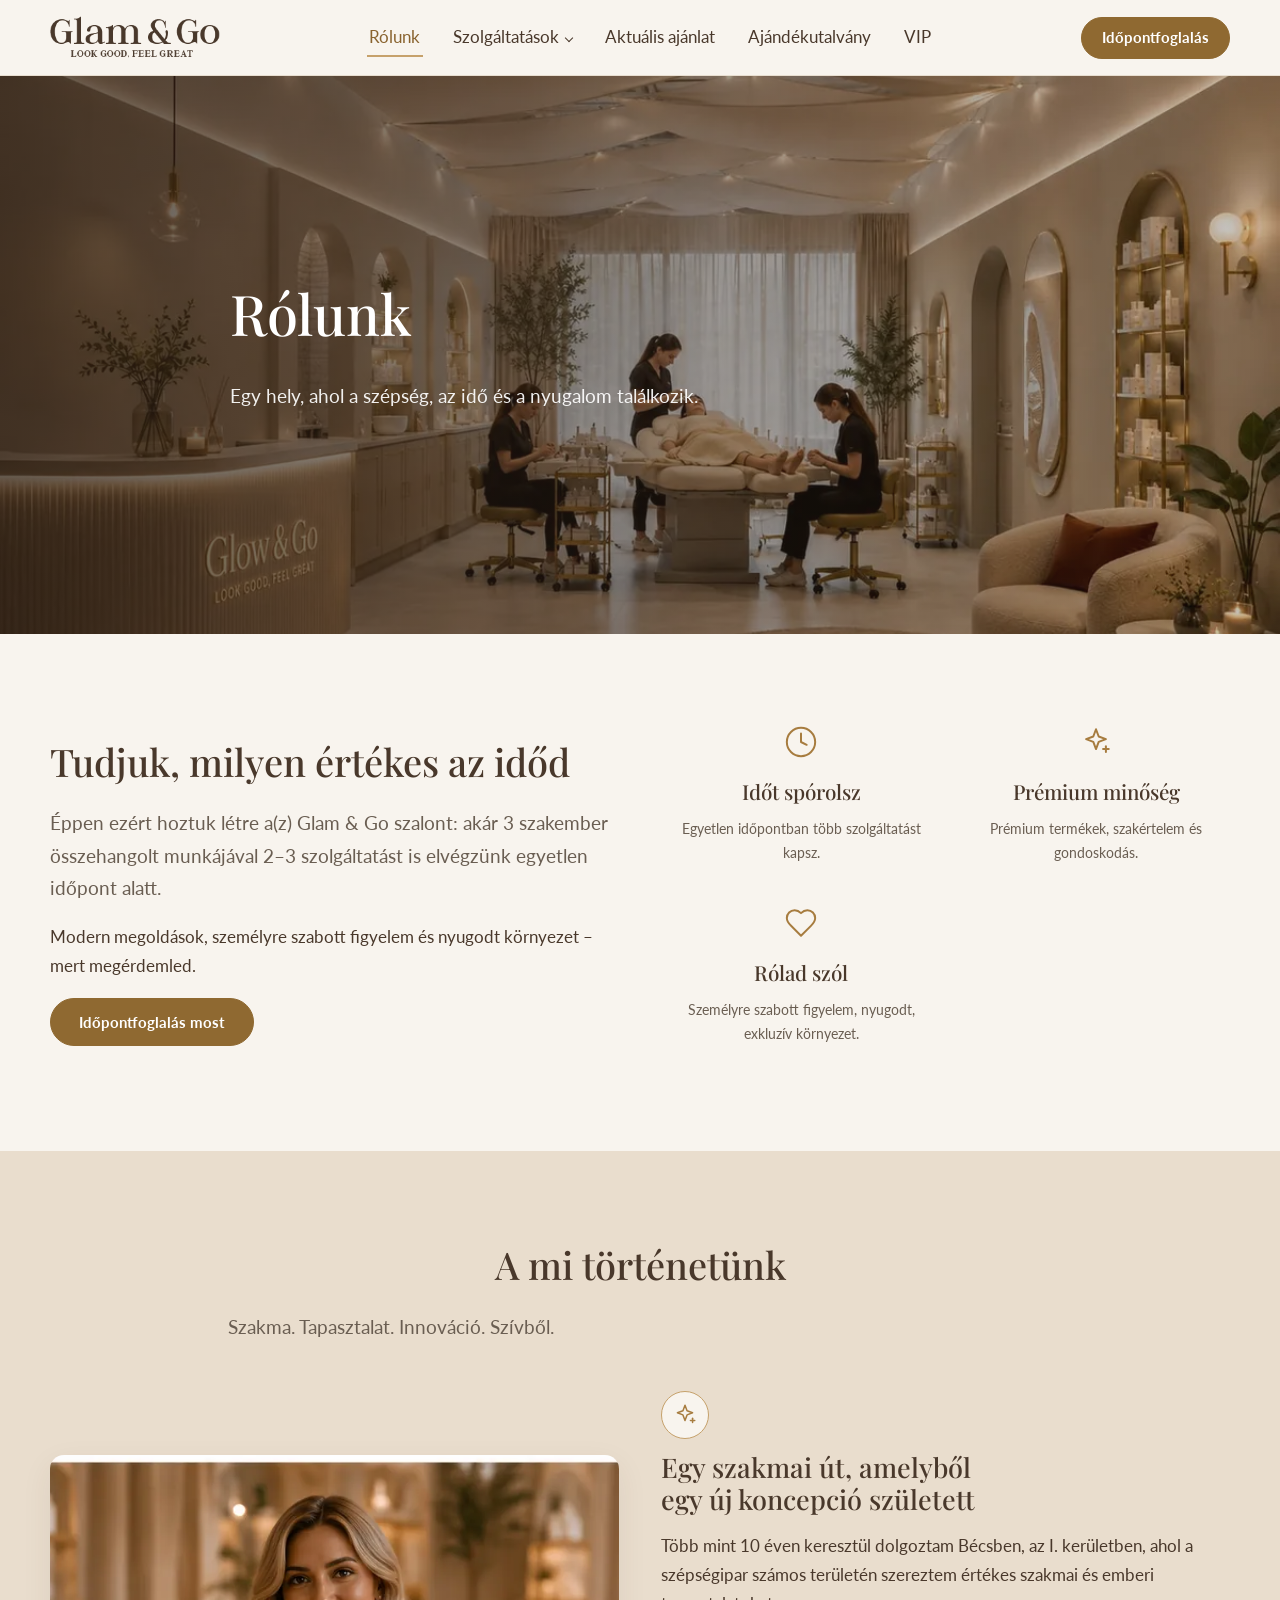
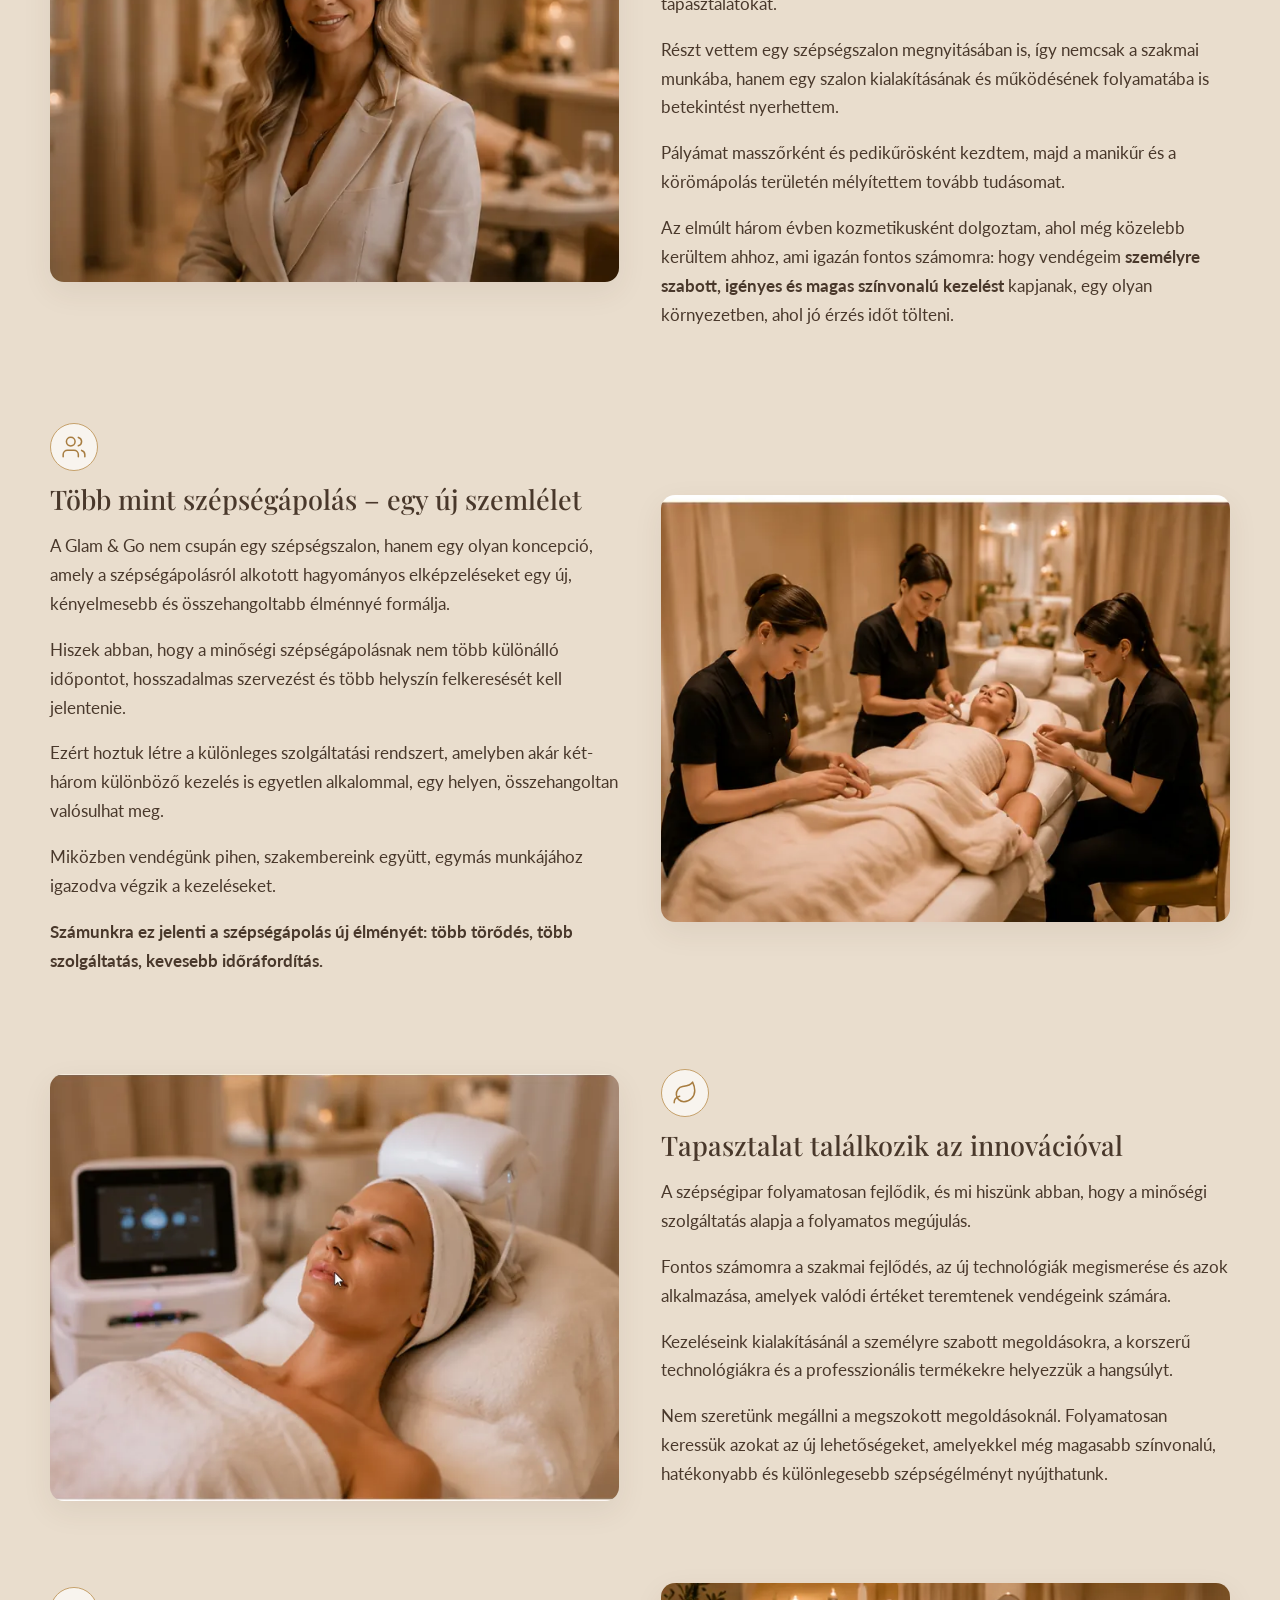
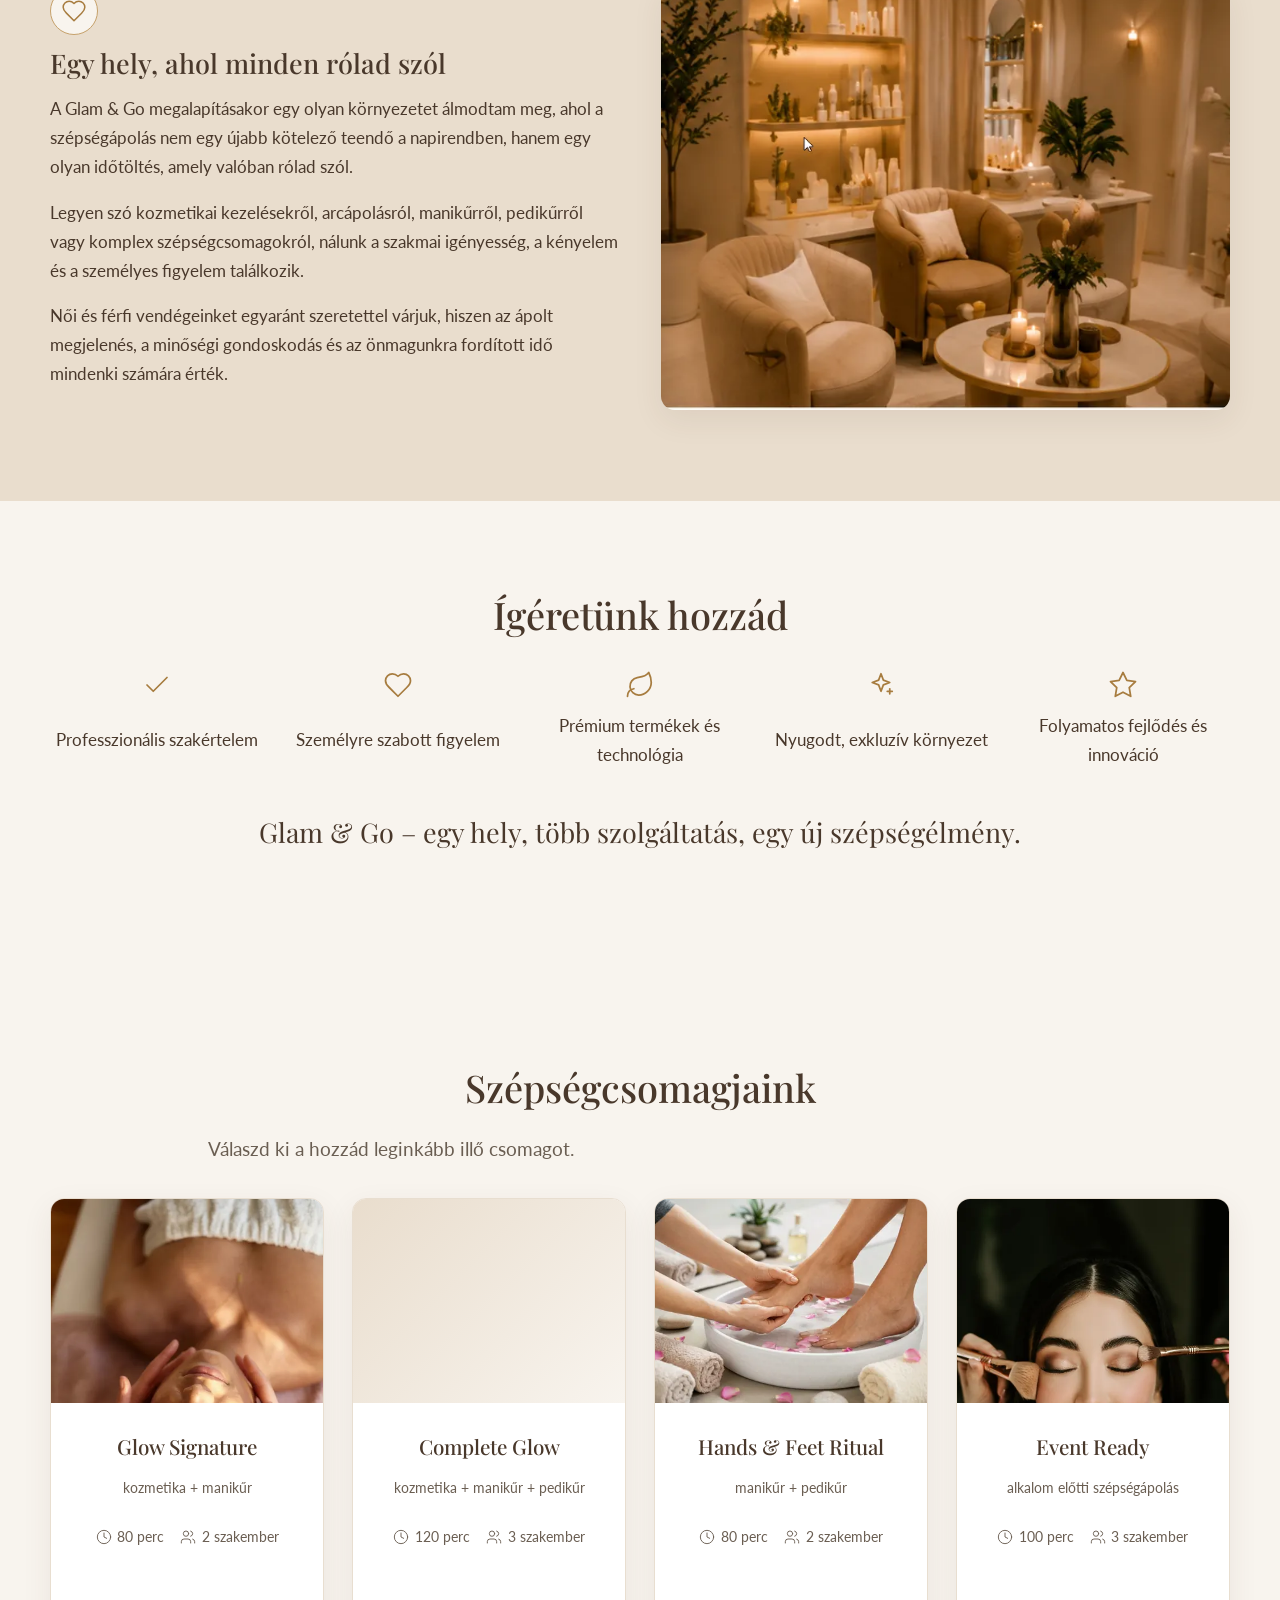
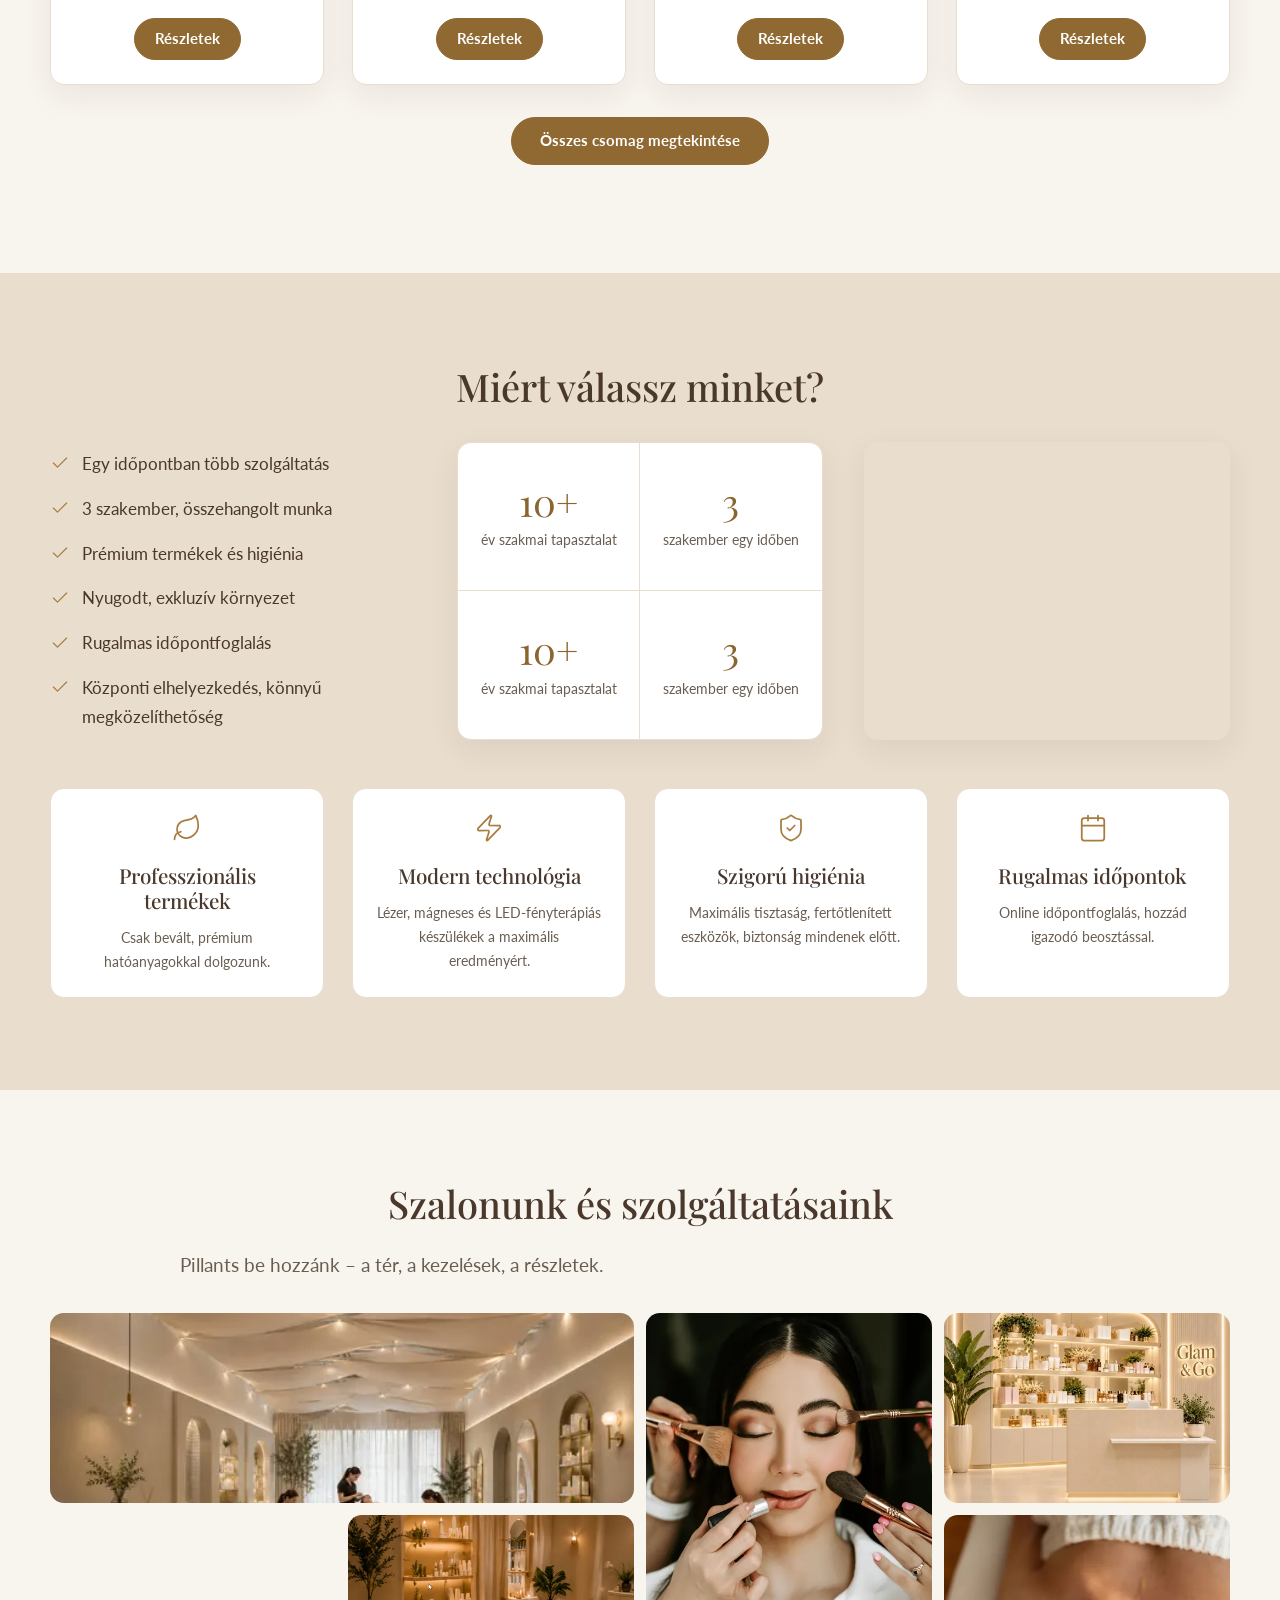
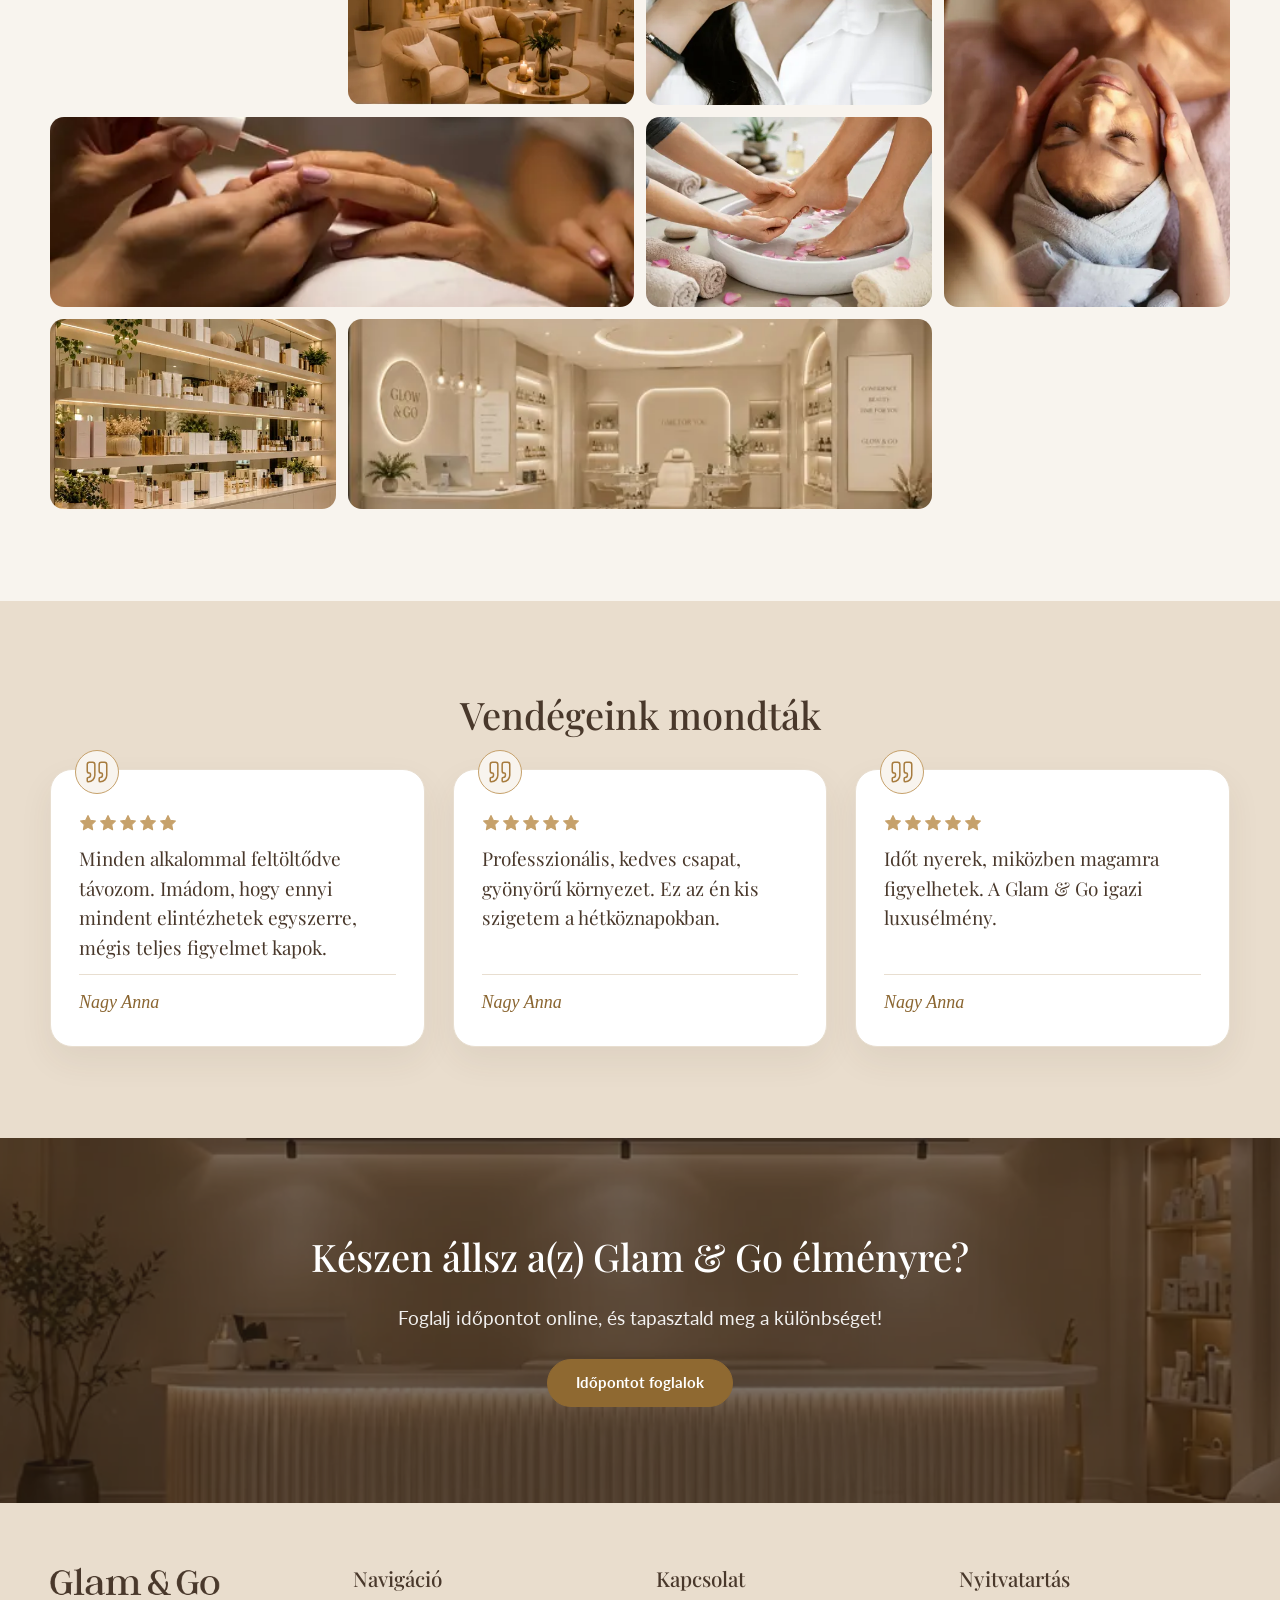
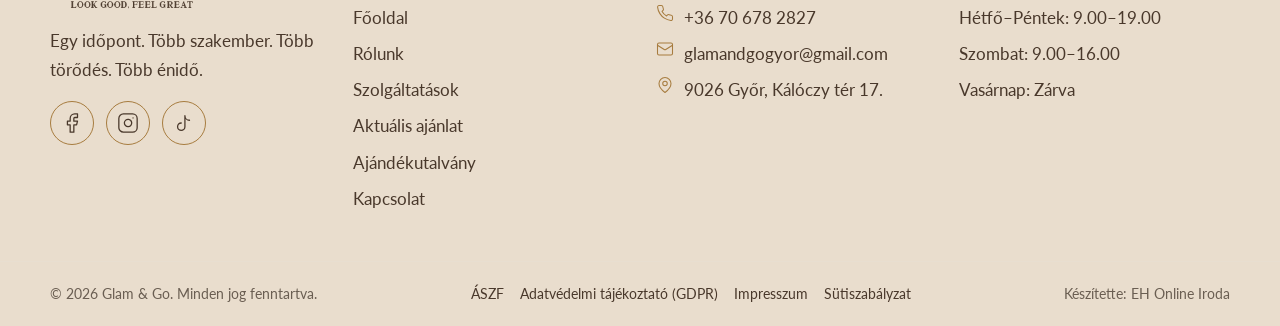
<file: rolunk.html>
<!doctype html>
<html lang="hu"><head><meta charset="utf-8"><meta name="viewport" content="width=device-width, initial-scale=1">
<meta name="robots" content="noindex, nofollow"><title>Rólunk – Glam &amp; Go (bemutató)</title>
<link rel="preconnect" href="https://fonts.googleapis.com"><link rel="preconnect" href="https://fonts.gstatic.com" crossorigin>
<link rel="stylesheet" href="https://fonts.googleapis.com/css2?family=Lato:wght@400;700&family=Playfair+Display:wght@500;600&display=swap">
<link rel="stylesheet" href="assets/css/main.css"></head>
<body class="">
<a class="screen-reader-text gg-skip" href="#content">Ugrás a tartalomhoz</a>
<header class="gg-header" id="gg-header"><div class="gg-container gg-header__inner">
<a class="gg-logo" href="index.html" aria-label="Glam &amp; Go"><img src="assets/img/logo-dark.png" alt="Glam &amp; Go" class="gg-logo__img" width="262" height="68" decoding="async"></a>
<nav class="gg-nav" aria-label="Főmenü"><ul class="gg-menu"><li class="menu-item current-menu-item"><a href="rolunk.html">Rólunk</a></li><li class="menu-item menu-item-has-children"><a href="szolgaltatasok.html">Szolgáltatások</a><ul class="sub-menu"><li class="menu-item gg-submenu-item"><a href="szolgaltatasok.html#valaszto">Csomagok</a></li><li class="menu-item gg-submenu-item"><a href="szolgaltatasok.html#arlista">Szolgáltatások és árak</a></li><li class="menu-item gg-submenu-item"><a href="szolgaltatasok.html#uraknak">Férfi szolgáltatások</a></li><li class="menu-item gg-submenu-item"><a href="szolgaltatasok.html#csomagok">Fix csomagok</a></li><li class="menu-item gg-submenu-item"><a href="szolgaltatasok.html#sajat-csomag">Saját csomag összeállítása</a></li><li class="menu-item gg-submenu-item"><a href="szolgaltatasok.html#gyik">Gyakori kérdések</a></li></ul></li><li class="menu-item"><a href="aktualis-ajanlat.html">Aktuális ajánlat</a></li><li class="menu-item"><a href="ajandekutalvany.html">Ajándékutalvány</a></li><li class="menu-item"><a href="vip.html">VIP</a></li></ul></nav>
<div class="gg-header__actions"><a class="gg-btn gg-btn--small gg-header__cta" href="#">Időpontfoglalás</a>
<button class="gg-burger" type="button" aria-controls="gg-drawer" aria-expanded="false"><svg class="gg-icon gg-icon--menu" width="28" height="28" viewBox="0 0 24 24" fill="none" stroke="currentColor" stroke-width="1.4" stroke-linecap="round" stroke-linejoin="round" aria-hidden="true" focusable="false"><line x1="4" x2="20" y1="12" y2="12"/><line x1="4" x2="20" y1="6" y2="6"/><line x1="4" x2="20" y1="18" y2="18"/></svg><span class="screen-reader-text">Menü megnyitása</span></button></div></div></header>
<div class="gg-drawer" id="gg-drawer" aria-hidden="true"><div class="gg-drawer__overlay" data-gg-close></div>
<div class="gg-drawer__panel" role="dialog" aria-modal="true" aria-label="Menü" tabindex="-1"><button class="gg-drawer__close" type="button" data-gg-close><svg class="gg-icon gg-icon--x" width="28" height="28" viewBox="0 0 24 24" fill="none" stroke="currentColor" stroke-width="1.4" stroke-linecap="round" stroke-linejoin="round" aria-hidden="true" focusable="false"><path d="M18 6 6 18"/><path d="m6 6 12 12"/></svg><span class="screen-reader-text">Menü bezárása</span></button>
<nav aria-label="Mobil menü"><ul class="gg-drawer__menu"><li class="menu-item current-menu-item"><a href="rolunk.html">Rólunk</a></li><li class="menu-item menu-item-has-children"><a href="szolgaltatasok.html">Szolgáltatások</a><ul class="sub-menu"><li class="menu-item gg-submenu-item"><a href="szolgaltatasok.html#valaszto">Csomagok</a></li><li class="menu-item gg-submenu-item"><a href="szolgaltatasok.html#arlista">Szolgáltatások és árak</a></li><li class="menu-item gg-submenu-item"><a href="szolgaltatasok.html#uraknak">Férfi szolgáltatások</a></li><li class="menu-item gg-submenu-item"><a href="szolgaltatasok.html#csomagok">Fix csomagok</a></li><li class="menu-item gg-submenu-item"><a href="szolgaltatasok.html#sajat-csomag">Saját csomag összeállítása</a></li><li class="menu-item gg-submenu-item"><a href="szolgaltatasok.html#gyik">Gyakori kérdések</a></li></ul></li><li class="menu-item"><a href="aktualis-ajanlat.html">Aktuális ajánlat</a></li><li class="menu-item"><a href="ajandekutalvany.html">Ajándékutalvány</a></li><li class="menu-item"><a href="vip.html">VIP</a></li></ul></nav><a class="gg-btn gg-drawer__cta" href="#">Időpontfoglalás</a></div></div>
<main id="content" class="gg-main">
<section class="gg-pagehero gg-pagehero--tall" style="--gg-pos: 50% 82%"><img src="assets/img/szalon-csapat-1402.webp" srcset="assets/img/szalon-csapat-480.webp 480w, assets/img/szalon-csapat-800.webp 800w, assets/img/szalon-csapat-1200.webp 1200w, assets/img/szalon-csapat-1402.webp 1402w" sizes="(min-width: 1180px) 1180px, 100vw" alt="" class="gg-pagehero__bg" width="1402" height="1122" fetchpriority="high" decoding="async"><div class="gg-container gg-pagehero__inner"><h1>Rólunk</h1><p class="gg-lead">Egy hely, ahol a szépség, az idő és a nyugalom találkozik.</p></div></section>
<section class="gg-section"><div class="gg-container gg-split gg-split--even"><div><h2>Tudjuk, milyen értékes az időd</h2><p class="gg-lead">Éppen ezért hoztuk létre a(z) Glam &amp; Go szalont: akár 3 szakember összehangolt munkájával 2–3 szolgáltatást is elvégzünk egyetlen időpont alatt.</p><p>Modern megoldások, személyre szabott figyelem és nyugodt környezet – mert megérdemled.</p><a class="gg-btn" href="#">Időpontfoglalás most</a></div><ul class="gg-features gg-features--3"><li><svg class="gg-icon gg-icon--clock" width="34" height="34" viewBox="0 0 24 24" fill="none" stroke="currentColor" stroke-width="1.4" stroke-linecap="round" stroke-linejoin="round" aria-hidden="true" focusable="false"><circle cx="12" cy="12" r="10"/><polyline points="12 6 12 12 16 14"/></svg><h3>Időt spórolsz</h3><p>Egyetlen időpontban több szolgáltatást kapsz.</p></li><li><svg class="gg-icon gg-icon--sparkles" width="34" height="34" viewBox="0 0 24 24" fill="none" stroke="currentColor" stroke-width="1.4" stroke-linecap="round" stroke-linejoin="round" aria-hidden="true" focusable="false"><path d="M12 3l1.9 5.1L19 10l-5.1 1.9L12 17l-1.9-5.1L5 10l5.1-1.9z"/><path d="M19 15v4"/><path d="M17 17h4"/></svg><h3>Prémium minőség</h3><p>Prémium termékek, szakértelem és gondoskodás.</p></li><li><svg class="gg-icon gg-icon--heart" width="34" height="34" viewBox="0 0 24 24" fill="none" stroke="currentColor" stroke-width="1.4" stroke-linecap="round" stroke-linejoin="round" aria-hidden="true" focusable="false"><path d="M19 14c1.49-1.46 3-3.21 3-5.5A5.5 5.5 0 0 0 16.5 3c-1.76 0-3 .5-4.5 2-1.5-1.5-2.74-2-4.5-2A5.5 5.5 0 0 0 2 8.5c0 2.3 1.5 4.05 3 5.5l7 7Z"/></svg><h3>Rólad szól</h3><p>Személyre szabott figyelem, nyugodt, exkluzív környezet.</p></li></ul></div></section>
<section class="gg-section gg-section--beige"><div class="gg-container"><h2 class="gg-center">A mi történetünk</h2><p class="gg-lead gg-center">Szakma. Tapasztalat. Innováció. Szívből.</p><div class="gg-stories"><article class="gg-story"><div class="gg-story__img"><img src="assets/img/alapito-761.webp" srcset="assets/img/alapito-480.webp 480w, assets/img/alapito-761.webp 761w" sizes="(min-width: 860px) 560px, 100vw" alt="" width="761" height="504" loading="lazy" decoding="async"></div><div class="gg-story__text"><span class="gg-story__icon"><svg class="gg-icon gg-icon--sparkles" width="26" height="26" viewBox="0 0 24 24" fill="none" stroke="currentColor" stroke-width="1.4" stroke-linecap="round" stroke-linejoin="round" aria-hidden="true" focusable="false"><path d="M12 3l1.9 5.1L19 10l-5.1 1.9L12 17l-1.9-5.1L5 10l5.1-1.9z"/><path d="M19 15v4"/><path d="M17 17h4"/></svg></span><h3>Egy szakmai út, amelyből egy új koncepció született</h3><p>Több mint 10 éven keresztül dolgoztam Bécsben, az I. kerületben, ahol a szépségipar számos területén szereztem értékes szakmai és emberi tapasztalatokat.</p><p>Részt vettem egy szépségszalon megnyitásában is, így nemcsak a szakmai munkába, hanem egy szalon kialakításának és működésének folyamatába is betekintést nyerhettem.</p><p>Pályámat masszőrként és pedikűrösként kezdtem, majd a manikűr és a körömápolás területén mélyítettem tovább tudásomat.</p><p>Az elmúlt három évben kozmetikusként dolgoztam, ahol még közelebb kerültem ahhoz, ami igazán fontos számomra: hogy vendégeim <strong>személyre szabott, igényes és magas színvonalú kezelést</strong> kapjanak, egy olyan környezetben, ahol jó érzés időt tölteni.</p></div></article><article class="gg-story gg-story--flip"><div class="gg-story__img"><img src="assets/img/egyideju-761.webp" srcset="assets/img/egyideju-480.webp 480w, assets/img/egyideju-761.webp 761w" sizes="(min-width: 860px) 560px, 100vw" alt="" width="761" height="504" loading="lazy" decoding="async"></div><div class="gg-story__text"><span class="gg-story__icon"><svg class="gg-icon gg-icon--users" width="26" height="26" viewBox="0 0 24 24" fill="none" stroke="currentColor" stroke-width="1.4" stroke-linecap="round" stroke-linejoin="round" aria-hidden="true" focusable="false"><path d="M16 21v-2a4 4 0 0 0-4-4H6a4 4 0 0 0-4 4v2"/><circle cx="9" cy="7" r="4"/><path d="M22 21v-2a4 4 0 0 0-3-3.87"/><path d="M16 3.13a4 4 0 0 1 0 7.75"/></svg></span><h3>Több mint szépségápolás – egy új szemlélet</h3><p>A Glam &amp; Go nem csupán egy szépségszalon, hanem egy olyan koncepció, amely a szépségápolásról alkotott hagyományos elképzeléseket egy új, kényelmesebb és összehangoltabb élménnyé formálja.</p><p>Hiszek abban, hogy a minőségi szépségápolásnak nem több különálló időpontot, hosszadalmas szervezést és több helyszín felkeresését kell jelentenie.</p><p>Ezért hoztuk létre a különleges szolgáltatási rendszert, amelyben akár két-három különböző kezelés is egyetlen alkalommal, egy helyen, összehangoltan valósulhat meg.</p><p>Miközben vendégünk pihen, szakembereink együtt, egymás munkájához igazodva végzik a kezeléseket.</p><p><strong>Számunkra ez jelenti a szépségápolás új élményét: több törődés, több szolgáltatás, kevesebb időráfordítás.</strong></p></div></article><article class="gg-story"><div class="gg-story__img"><img src="assets/img/arckezeles-825.webp" srcset="assets/img/arckezeles-480.webp 480w, assets/img/arckezeles-800.webp 800w, assets/img/arckezeles-825.webp 825w" sizes="(min-width: 860px) 560px, 100vw" alt="" width="825" height="550" loading="lazy" decoding="async"></div><div class="gg-story__text"><span class="gg-story__icon"><svg class="gg-icon gg-icon--leaf" width="26" height="26" viewBox="0 0 24 24" fill="none" stroke="currentColor" stroke-width="1.4" stroke-linecap="round" stroke-linejoin="round" aria-hidden="true" focusable="false"><path d="M11 20A7 7 0 0 1 9.8 6.1C15.5 5 17 4.48 19 2c1 2 2 4.18 2 8 0 5.5-4.78 10-10 10Z"/><path d="M2 21c0-3 1.85-5.36 5.08-6"/></svg></span><h3>Tapasztalat találkozik az innovációval</h3><p>A szépségipar folyamatosan fejlődik, és mi hiszünk abban, hogy a minőségi szolgáltatás alapja a folyamatos megújulás.</p><p>Fontos számomra a szakmai fejlődés, az új technológiák megismerése és azok alkalmazása, amelyek valódi értéket teremtenek vendégeink számára.</p><p>Kezeléseink kialakításánál a személyre szabott megoldásokra, a korszerű technológiákra és a professzionális termékekre helyezzük a hangsúlyt.</p><p>Nem szeretünk megállni a megszokott megoldásoknál. Folyamatosan keressük azokat az új lehetőségeket, amelyekkel még magasabb színvonalú, hatékonyabb és különlegesebb szépségélményt nyújthatunk.</p></div></article><article class="gg-story gg-story--flip"><div class="gg-story__img"><img src="assets/img/belter-828.webp" srcset="assets/img/belter-480.webp 480w, assets/img/belter-800.webp 800w, assets/img/belter-828.webp 828w" sizes="(min-width: 860px) 560px, 100vw" alt="" width="828" height="549" loading="lazy" decoding="async"></div><div class="gg-story__text"><span class="gg-story__icon"><svg class="gg-icon gg-icon--heart" width="26" height="26" viewBox="0 0 24 24" fill="none" stroke="currentColor" stroke-width="1.4" stroke-linecap="round" stroke-linejoin="round" aria-hidden="true" focusable="false"><path d="M19 14c1.49-1.46 3-3.21 3-5.5A5.5 5.5 0 0 0 16.5 3c-1.76 0-3 .5-4.5 2-1.5-1.5-2.74-2-4.5-2A5.5 5.5 0 0 0 2 8.5c0 2.3 1.5 4.05 3 5.5l7 7Z"/></svg></span><h3>Egy hely, ahol minden rólad szól</h3><p>A Glam &amp; Go megalapításakor egy olyan környezetet álmodtam meg, ahol a szépségápolás nem egy újabb kötelező teendő a napirendben, hanem egy olyan időtöltés, amely valóban rólad szól.</p><p>Legyen szó kozmetikai kezelésekről, arcápolásról, manikűrről, pedikűrről vagy komplex szépségcsomagokról, nálunk a szakmai igényesség, a kényelem és a személyes figyelem találkozik.</p><p>Női és férfi vendégeinket egyaránt szeretettel várjuk, hiszen az ápolt megjelenés, a minőségi gondoskodás és az önmagunkra fordított idő mindenki számára érték.</p></div></article></div></div></section>
<section class="gg-section"><div class="gg-container"><h2 class="gg-center">Ígéretünk hozzád</h2><ul class="gg-promises"><li><svg class="gg-icon gg-icon--check" width="30" height="30" viewBox="0 0 24 24" fill="none" stroke="currentColor" stroke-width="1.4" stroke-linecap="round" stroke-linejoin="round" aria-hidden="true" focusable="false"><path d="M20 6 9 17l-5-5"/></svg><span>Professzionális szakértelem</span></li><li><svg class="gg-icon gg-icon--heart" width="30" height="30" viewBox="0 0 24 24" fill="none" stroke="currentColor" stroke-width="1.4" stroke-linecap="round" stroke-linejoin="round" aria-hidden="true" focusable="false"><path d="M19 14c1.49-1.46 3-3.21 3-5.5A5.5 5.5 0 0 0 16.5 3c-1.76 0-3 .5-4.5 2-1.5-1.5-2.74-2-4.5-2A5.5 5.5 0 0 0 2 8.5c0 2.3 1.5 4.05 3 5.5l7 7Z"/></svg><span>Személyre szabott figyelem</span></li><li><svg class="gg-icon gg-icon--leaf" width="30" height="30" viewBox="0 0 24 24" fill="none" stroke="currentColor" stroke-width="1.4" stroke-linecap="round" stroke-linejoin="round" aria-hidden="true" focusable="false"><path d="M11 20A7 7 0 0 1 9.8 6.1C15.5 5 17 4.48 19 2c1 2 2 4.18 2 8 0 5.5-4.78 10-10 10Z"/><path d="M2 21c0-3 1.85-5.36 5.08-6"/></svg><span>Prémium termékek és technológia</span></li><li><svg class="gg-icon gg-icon--sparkles" width="30" height="30" viewBox="0 0 24 24" fill="none" stroke="currentColor" stroke-width="1.4" stroke-linecap="round" stroke-linejoin="round" aria-hidden="true" focusable="false"><path d="M12 3l1.9 5.1L19 10l-5.1 1.9L12 17l-1.9-5.1L5 10l5.1-1.9z"/><path d="M19 15v4"/><path d="M17 17h4"/></svg><span>Nyugodt, exkluzív környezet</span></li><li><svg class="gg-icon gg-icon--star" width="30" height="30" viewBox="0 0 24 24" fill="none" stroke="currentColor" stroke-width="1.4" stroke-linecap="round" stroke-linejoin="round" aria-hidden="true" focusable="false"><polygon points="12 2 15.09 8.26 22 9.27 17 14.14 18.18 21.02 12 17.77 5.82 21.02 7 14.14 2 9.27 8.91 8.26 12 2"/></svg><span>Folyamatos fejlődés és innováció</span></li></ul><p class="gg-tagline gg-center">Glam &amp; Go – egy hely, több szolgáltatás, egy új szépségélmény.</p></div></section>
<section class="gg-section"><div class="gg-container"><h2 class="gg-center">Szépségcsomagjaink</h2><p class="gg-lead gg-center">Válaszd ki a hozzád leginkább illő csomagot.</p><div class="gg-grid gg-grid--4"><article class="gg-card gg-package"><div class="gg-package__media"><img src="assets/img/kozmetika-848.webp" srcset="assets/img/kozmetika-480.webp 480w, assets/img/kozmetika-800.webp 800w, assets/img/kozmetika-848.webp 848w" sizes="(min-width: 860px) 380px, 100vw" alt="" width="848" height="1256" loading="lazy" decoding="async"></div><div class="gg-package__body"><h3>Glow Signature</h3><p class="gg-package__treat">kozmetika + manikűr</p><p class="gg-meta"><span><svg class="gg-icon gg-icon--clock" width="16" height="16" viewBox="0 0 24 24" fill="none" stroke="currentColor" stroke-width="1.4" stroke-linecap="round" stroke-linejoin="round" aria-hidden="true" focusable="false"><circle cx="12" cy="12" r="10"/><polyline points="12 6 12 12 16 14"/></svg>80 perc</span><span><svg class="gg-icon gg-icon--users" width="16" height="16" viewBox="0 0 24 24" fill="none" stroke="currentColor" stroke-width="1.4" stroke-linecap="round" stroke-linejoin="round" aria-hidden="true" focusable="false"><path d="M16 21v-2a4 4 0 0 0-4-4H6a4 4 0 0 0-4 4v2"/><circle cx="9" cy="7" r="4"/><path d="M22 21v-2a4 4 0 0 0-3-3.87"/><path d="M16 3.13a4 4 0 0 1 0 7.75"/></svg>2 szakember</span></p><p class="gg-price"></p><a class="gg-btn gg-btn--small" href="#">Részletek</a></div></article><article class="gg-card gg-package"><div class="gg-package__media"><img src="assets/img/szalon-csapat-1402.webp" srcset="assets/img/szalon-csapat-480.webp 480w, assets/img/szalon-csapat-800.webp 800w, assets/img/szalon-csapat-1200.webp 1200w, assets/img/szalon-csapat-1402.webp 1402w" sizes="(min-width: 860px) 380px, 100vw" alt="" width="1402" height="1122" loading="lazy" decoding="async"></div><div class="gg-package__body"><h3>Complete Glow</h3><p class="gg-package__treat">kozmetika + manikűr + pedikűr</p><p class="gg-meta"><span><svg class="gg-icon gg-icon--clock" width="16" height="16" viewBox="0 0 24 24" fill="none" stroke="currentColor" stroke-width="1.4" stroke-linecap="round" stroke-linejoin="round" aria-hidden="true" focusable="false"><circle cx="12" cy="12" r="10"/><polyline points="12 6 12 12 16 14"/></svg>120 perc</span><span><svg class="gg-icon gg-icon--users" width="16" height="16" viewBox="0 0 24 24" fill="none" stroke="currentColor" stroke-width="1.4" stroke-linecap="round" stroke-linejoin="round" aria-hidden="true" focusable="false"><path d="M16 21v-2a4 4 0 0 0-4-4H6a4 4 0 0 0-4 4v2"/><circle cx="9" cy="7" r="4"/><path d="M22 21v-2a4 4 0 0 0-3-3.87"/><path d="M16 3.13a4 4 0 0 1 0 7.75"/></svg>3 szakember</span></p><p class="gg-price"></p><a class="gg-btn gg-btn--small" href="#">Részletek</a></div></article><article class="gg-card gg-package"><div class="gg-package__media"><img src="assets/img/pedikur-1264.webp" srcset="assets/img/pedikur-480.webp 480w, assets/img/pedikur-800.webp 800w, assets/img/pedikur-1200.webp 1200w, assets/img/pedikur-1264.webp 1264w" sizes="(min-width: 860px) 380px, 100vw" alt="" width="1264" height="845" loading="lazy" decoding="async"></div><div class="gg-package__body"><h3>Hands &amp; Feet Ritual</h3><p class="gg-package__treat">manikűr + pedikűr</p><p class="gg-meta"><span><svg class="gg-icon gg-icon--clock" width="16" height="16" viewBox="0 0 24 24" fill="none" stroke="currentColor" stroke-width="1.4" stroke-linecap="round" stroke-linejoin="round" aria-hidden="true" focusable="false"><circle cx="12" cy="12" r="10"/><polyline points="12 6 12 12 16 14"/></svg>80 perc</span><span><svg class="gg-icon gg-icon--users" width="16" height="16" viewBox="0 0 24 24" fill="none" stroke="currentColor" stroke-width="1.4" stroke-linecap="round" stroke-linejoin="round" aria-hidden="true" focusable="false"><path d="M16 21v-2a4 4 0 0 0-4-4H6a4 4 0 0 0-4 4v2"/><circle cx="9" cy="7" r="4"/><path d="M22 21v-2a4 4 0 0 0-3-3.87"/><path d="M16 3.13a4 4 0 0 1 0 7.75"/></svg>2 szakember</span></p><p class="gg-price"></p><a class="gg-btn gg-btn--small" href="#">Részletek</a></div></article><article class="gg-card gg-package"><div class="gg-package__media"><img src="assets/img/makeup-900.webp" srcset="assets/img/makeup-480.webp 480w, assets/img/makeup-800.webp 800w, assets/img/makeup-900.webp 900w" sizes="(min-width: 860px) 380px, 100vw" alt="" width="900" height="1600" loading="lazy" decoding="async"></div><div class="gg-package__body"><h3>Event Ready</h3><p class="gg-package__treat">alkalom előtti szépségápolás</p><p class="gg-meta"><span><svg class="gg-icon gg-icon--clock" width="16" height="16" viewBox="0 0 24 24" fill="none" stroke="currentColor" stroke-width="1.4" stroke-linecap="round" stroke-linejoin="round" aria-hidden="true" focusable="false"><circle cx="12" cy="12" r="10"/><polyline points="12 6 12 12 16 14"/></svg>100 perc</span><span><svg class="gg-icon gg-icon--users" width="16" height="16" viewBox="0 0 24 24" fill="none" stroke="currentColor" stroke-width="1.4" stroke-linecap="round" stroke-linejoin="round" aria-hidden="true" focusable="false"><path d="M16 21v-2a4 4 0 0 0-4-4H6a4 4 0 0 0-4 4v2"/><circle cx="9" cy="7" r="4"/><path d="M22 21v-2a4 4 0 0 0-3-3.87"/><path d="M16 3.13a4 4 0 0 1 0 7.75"/></svg>3 szakember</span></p><p class="gg-price"></p><a class="gg-btn gg-btn--small" href="#">Részletek</a></div></article></div><p class="gg-center gg-mt"><a class="gg-btn" href="szolgaltatasok.html#csomagok">Összes csomag megtekintése</a></p></div></section>
<section class="gg-section gg-section--beige"><div class="gg-container"><h2 class="gg-center">Miért válassz minket?</h2><div class="gg-why3"><ul class="gg-checks"><li><svg class="gg-icon gg-icon--check" width="20" height="20" viewBox="0 0 24 24" fill="none" stroke="currentColor" stroke-width="1.4" stroke-linecap="round" stroke-linejoin="round" aria-hidden="true" focusable="false"><path d="M20 6 9 17l-5-5"/></svg>Egy időpontban több szolgáltatás</li><li><svg class="gg-icon gg-icon--check" width="20" height="20" viewBox="0 0 24 24" fill="none" stroke="currentColor" stroke-width="1.4" stroke-linecap="round" stroke-linejoin="round" aria-hidden="true" focusable="false"><path d="M20 6 9 17l-5-5"/></svg>3 szakember, összehangolt munka</li><li><svg class="gg-icon gg-icon--check" width="20" height="20" viewBox="0 0 24 24" fill="none" stroke="currentColor" stroke-width="1.4" stroke-linecap="round" stroke-linejoin="round" aria-hidden="true" focusable="false"><path d="M20 6 9 17l-5-5"/></svg>Prémium termékek és higiénia</li><li><svg class="gg-icon gg-icon--check" width="20" height="20" viewBox="0 0 24 24" fill="none" stroke="currentColor" stroke-width="1.4" stroke-linecap="round" stroke-linejoin="round" aria-hidden="true" focusable="false"><path d="M20 6 9 17l-5-5"/></svg>Nyugodt, exkluzív környezet</li><li><svg class="gg-icon gg-icon--check" width="20" height="20" viewBox="0 0 24 24" fill="none" stroke="currentColor" stroke-width="1.4" stroke-linecap="round" stroke-linejoin="round" aria-hidden="true" focusable="false"><path d="M20 6 9 17l-5-5"/></svg>Rugalmas időpontfoglalás</li><li><svg class="gg-icon gg-icon--check" width="20" height="20" viewBox="0 0 24 24" fill="none" stroke="currentColor" stroke-width="1.4" stroke-linecap="round" stroke-linejoin="round" aria-hidden="true" focusable="false"><path d="M20 6 9 17l-5-5"/></svg>Központi elhelyezkedés, könnyű megközelíthetőség</li></ul><dl class="gg-statbox"><div><dt>10+</dt><dd>év szakmai tapasztalat</dd></div><div><dt>3</dt><dd>szakember egy időben</dd></div><div><dt>10+</dt><dd>év szakmai tapasztalat</dd></div><div><dt>3</dt><dd>szakember egy időben</dd></div></dl><div class="gg-why3__img"><img src="assets/img/belter-828.webp" srcset="assets/img/belter-480.webp 480w, assets/img/belter-800.webp 800w, assets/img/belter-828.webp 828w" sizes="(min-width: 860px) 380px, 100vw" alt="A szalon pihenősarka" width="828" height="549" loading="lazy" decoding="async"></div></div><ul class="gg-pillars"><li><svg class="gg-icon gg-icon--leaf" width="30" height="30" viewBox="0 0 24 24" fill="none" stroke="currentColor" stroke-width="1.4" stroke-linecap="round" stroke-linejoin="round" aria-hidden="true" focusable="false"><path d="M11 20A7 7 0 0 1 9.8 6.1C15.5 5 17 4.48 19 2c1 2 2 4.18 2 8 0 5.5-4.78 10-10 10Z"/><path d="M2 21c0-3 1.85-5.36 5.08-6"/></svg><h3>Professzionális termékek</h3><p>Csak bevált, prémium hatóanyagokkal dolgozunk.</p></li><li><svg class="gg-icon gg-icon--zap" width="30" height="30" viewBox="0 0 24 24" fill="none" stroke="currentColor" stroke-width="1.4" stroke-linecap="round" stroke-linejoin="round" aria-hidden="true" focusable="false"><path d="M4 14a1 1 0 0 1-.78-1.63l9.9-10.2a.5.5 0 0 1 .86.46l-1.92 6.02A1 1 0 0 0 13 10h7a1 1 0 0 1 .78 1.63l-9.9 10.2a.5.5 0 0 1-.86-.46l1.92-6.02A1 1 0 0 0 11 14z"/></svg><h3>Modern technológia</h3><p>Lézer, mágneses és LED-fényterápiás készülékek a maximális eredményért.</p></li><li><svg class="gg-icon gg-icon--shield" width="30" height="30" viewBox="0 0 24 24" fill="none" stroke="currentColor" stroke-width="1.4" stroke-linecap="round" stroke-linejoin="round" aria-hidden="true" focusable="false"><path d="M20 13c0 5-3.5 7.5-7.66 8.95a1 1 0 0 1-.67-.01C7.5 20.5 4 18 4 13V6a1 1 0 0 1 1-1c2 0 4.5-1.2 6.24-2.72a1.17 1.17 0 0 1 1.52 0C14.51 3.81 17 5 19 5a1 1 0 0 1 1 1z"/><path d="m9 12 2 2 4-4"/></svg><h3>Szigorú higiénia</h3><p>Maximális tisztaság, fertőtlenített eszközök, biztonság mindenek előtt.</p></li><li><svg class="gg-icon gg-icon--calendar" width="30" height="30" viewBox="0 0 24 24" fill="none" stroke="currentColor" stroke-width="1.4" stroke-linecap="round" stroke-linejoin="round" aria-hidden="true" focusable="false"><rect width="18" height="18" x="3" y="4" rx="2"/><path d="M16 2v4M8 2v4M3 10h18"/></svg><h3>Rugalmas időpontok</h3><p>Online időpontfoglalás, hozzád igazodó beosztással.</p></li></ul></div></section>
<section class="gg-section"><div class="gg-container"><h2 class="gg-center">Szalonunk és szolgáltatásaink</h2><p class="gg-lead gg-center">Pillants be hozzánk – a tér, a kezelések, a részletek.</p><ul class="gg-mosaic"><li class="gg-mosaic__item is-wide"><button type="button" class="gg-mosaic__btn" data-gg-zoom aria-label="Kép nagyítása: Három szakember egyszerre dolgozik egy vendégen"><img src="assets/img/szalon-csapat-1402.webp" srcset="assets/img/szalon-csapat-480.webp 480w, assets/img/szalon-csapat-800.webp 800w, assets/img/szalon-csapat-1200.webp 1200w, assets/img/szalon-csapat-1402.webp 1402w" sizes="(min-width: 860px) 33vw, 50vw" alt="Három szakember egyszerre dolgozik egy vendégen" width="1402" height="1122" loading="lazy" decoding="async"></button></li><li class="gg-mosaic__item is-tall"><button type="button" class="gg-mosaic__btn" data-gg-zoom aria-label="Kép nagyítása: Sminkelés"><img src="assets/img/makeup-900.webp" srcset="assets/img/makeup-480.webp 480w, assets/img/makeup-800.webp 800w, assets/img/makeup-900.webp 900w" sizes="(min-width: 860px) 33vw, 50vw" alt="Sminkelés" width="900" height="1600" loading="lazy" decoding="async"></button></li><li class="gg-mosaic__item "><button type="button" class="gg-mosaic__btn" data-gg-zoom aria-label="Kép nagyítása: Recepció és termékfal"><img src="assets/img/szalon-pult-1360.webp" srcset="assets/img/szalon-pult-480.webp 480w, assets/img/szalon-pult-800.webp 800w, assets/img/szalon-pult-1200.webp 1200w, assets/img/szalon-pult-1360.webp 1360w" sizes="(min-width: 860px) 33vw, 50vw" alt="Recepció és termékfal" width="1360" height="1028" loading="lazy" decoding="async"></button></li><li class="gg-mosaic__item "><button type="button" class="gg-mosaic__btn" data-gg-zoom aria-label="Kép nagyítása: Arckezelés modern készülékkel"><img src="assets/img/arckezeles-825.webp" srcset="assets/img/arckezeles-480.webp 480w, assets/img/arckezeles-800.webp 800w, assets/img/arckezeles-825.webp 825w" sizes="(min-width: 860px) 33vw, 50vw" alt="Arckezelés modern készülékkel" width="825" height="550" loading="lazy" decoding="async"></button></li><li class="gg-mosaic__item is-wide"><button type="button" class="gg-mosaic__btn" data-gg-zoom aria-label="Kép nagyítása: Manikűr"><img src="assets/img/manikur-1253.webp" srcset="assets/img/manikur-480.webp 480w, assets/img/manikur-800.webp 800w, assets/img/manikur-1200.webp 1200w, assets/img/manikur-1253.webp 1253w" sizes="(min-width: 860px) 33vw, 50vw" alt="Manikűr" width="1253" height="832" loading="lazy" decoding="async"></button></li><li class="gg-mosaic__item "><button type="button" class="gg-mosaic__btn" data-gg-zoom aria-label="Kép nagyítása: Pihenősarok a szalonban"><img src="assets/img/belter-828.webp" srcset="assets/img/belter-480.webp 480w, assets/img/belter-800.webp 800w, assets/img/belter-828.webp 828w" sizes="(min-width: 860px) 33vw, 50vw" alt="Pihenősarok a szalonban" width="828" height="549" loading="lazy" decoding="async"></button></li><li class="gg-mosaic__item is-tall"><button type="button" class="gg-mosaic__btn" data-gg-zoom aria-label="Kép nagyítása: Arcmasszázs"><img src="assets/img/kozmetika-848.webp" srcset="assets/img/kozmetika-480.webp 480w, assets/img/kozmetika-800.webp 800w, assets/img/kozmetika-848.webp 848w" sizes="(min-width: 860px) 33vw, 50vw" alt="Arcmasszázs" width="848" height="1256" loading="lazy" decoding="async"></button></li><li class="gg-mosaic__item "><button type="button" class="gg-mosaic__btn" data-gg-zoom aria-label="Kép nagyítása: Pedikűr lábfürdővel"><img src="assets/img/pedikur-1264.webp" srcset="assets/img/pedikur-480.webp 480w, assets/img/pedikur-800.webp 800w, assets/img/pedikur-1200.webp 1200w, assets/img/pedikur-1264.webp 1264w" sizes="(min-width: 860px) 33vw, 50vw" alt="Pedikűr lábfürdővel" width="1264" height="845" loading="lazy" decoding="async"></button></li><li class="gg-mosaic__item "><button type="button" class="gg-mosaic__btn" data-gg-zoom aria-label="Kép nagyítása: Prémium termékek a polcokon"><img src="assets/img/szalon-polcok-1312.webp" srcset="assets/img/szalon-polcok-480.webp 480w, assets/img/szalon-polcok-800.webp 800w, assets/img/szalon-polcok-1200.webp 1200w, assets/img/szalon-polcok-1312.webp 1312w" sizes="(min-width: 860px) 33vw, 50vw" alt="Prémium termékek a polcokon" width="1312" height="1199" loading="lazy" decoding="async"></button></li><li class="gg-mosaic__item is-wide"><button type="button" class="gg-mosaic__btn" data-gg-zoom aria-label="Kép nagyítása: A szalon bejárata"><img src="assets/img/szalon-bejarat-1402.webp" srcset="assets/img/szalon-bejarat-480.webp 480w, assets/img/szalon-bejarat-800.webp 800w, assets/img/szalon-bejarat-1200.webp 1200w, assets/img/szalon-bejarat-1402.webp 1402w" sizes="(min-width: 860px) 33vw, 50vw" alt="A szalon bejárata" width="1402" height="1122" loading="lazy" decoding="async"></button></li></ul></div></section>
<section class="gg-section gg-section--beige"><div class="gg-container"><h2 class="gg-center">Vendégeink mondták</h2><ul class="gg-reviews"><li class="gg-review"><span class="gg-review__mark"><svg class="gg-icon gg-icon--quote" width="26" height="26" viewBox="0 0 24 24" fill="none" stroke="currentColor" stroke-width="1.4" stroke-linecap="round" stroke-linejoin="round" aria-hidden="true" focusable="false"><path d="M16 3a2 2 0 0 0-2 2v6a2 2 0 0 0 2 2 1 1 0 0 1 1 1v1a2 2 0 0 1-2 2 1 1 0 0 0-1 1v2a1 1 0 0 0 1 1 6 6 0 0 0 6-6V5a2 2 0 0 0-2-2z"/><path d="M5 3a2 2 0 0 0-2 2v6a2 2 0 0 0 2 2 1 1 0 0 1 1 1v1a2 2 0 0 1-2 2 1 1 0 0 0-1 1v2a1 1 0 0 0 1 1 6 6 0 0 0 6-6V5a2 2 0 0 0-2-2z"/></svg></span><div class="gg-stars" role="img" aria-label="5 csillag az 5-ből"><svg class="gg-icon gg-icon--star" width="18" height="18" viewBox="0 0 24 24" fill="none" stroke="currentColor" stroke-width="1.4" stroke-linecap="round" stroke-linejoin="round" aria-hidden="true" focusable="false"><polygon points="12 2 15.09 8.26 22 9.27 17 14.14 18.18 21.02 12 17.77 5.82 21.02 7 14.14 2 9.27 8.91 8.26 12 2"/></svg><svg class="gg-icon gg-icon--star" width="18" height="18" viewBox="0 0 24 24" fill="none" stroke="currentColor" stroke-width="1.4" stroke-linecap="round" stroke-linejoin="round" aria-hidden="true" focusable="false"><polygon points="12 2 15.09 8.26 22 9.27 17 14.14 18.18 21.02 12 17.77 5.82 21.02 7 14.14 2 9.27 8.91 8.26 12 2"/></svg><svg class="gg-icon gg-icon--star" width="18" height="18" viewBox="0 0 24 24" fill="none" stroke="currentColor" stroke-width="1.4" stroke-linecap="round" stroke-linejoin="round" aria-hidden="true" focusable="false"><polygon points="12 2 15.09 8.26 22 9.27 17 14.14 18.18 21.02 12 17.77 5.82 21.02 7 14.14 2 9.27 8.91 8.26 12 2"/></svg><svg class="gg-icon gg-icon--star" width="18" height="18" viewBox="0 0 24 24" fill="none" stroke="currentColor" stroke-width="1.4" stroke-linecap="round" stroke-linejoin="round" aria-hidden="true" focusable="false"><polygon points="12 2 15.09 8.26 22 9.27 17 14.14 18.18 21.02 12 17.77 5.82 21.02 7 14.14 2 9.27 8.91 8.26 12 2"/></svg><svg class="gg-icon gg-icon--star" width="18" height="18" viewBox="0 0 24 24" fill="none" stroke="currentColor" stroke-width="1.4" stroke-linecap="round" stroke-linejoin="round" aria-hidden="true" focusable="false"><polygon points="12 2 15.09 8.26 22 9.27 17 14.14 18.18 21.02 12 17.77 5.82 21.02 7 14.14 2 9.27 8.91 8.26 12 2"/></svg></div><blockquote>Minden alkalommal feltöltődve távozom. Imádom, hogy ennyi mindent elintézhetek egyszerre, mégis teljes figyelmet kapok.</blockquote><p class="gg-review__name">Nagy Anna</p></li><li class="gg-review"><span class="gg-review__mark"><svg class="gg-icon gg-icon--quote" width="26" height="26" viewBox="0 0 24 24" fill="none" stroke="currentColor" stroke-width="1.4" stroke-linecap="round" stroke-linejoin="round" aria-hidden="true" focusable="false"><path d="M16 3a2 2 0 0 0-2 2v6a2 2 0 0 0 2 2 1 1 0 0 1 1 1v1a2 2 0 0 1-2 2 1 1 0 0 0-1 1v2a1 1 0 0 0 1 1 6 6 0 0 0 6-6V5a2 2 0 0 0-2-2z"/><path d="M5 3a2 2 0 0 0-2 2v6a2 2 0 0 0 2 2 1 1 0 0 1 1 1v1a2 2 0 0 1-2 2 1 1 0 0 0-1 1v2a1 1 0 0 0 1 1 6 6 0 0 0 6-6V5a2 2 0 0 0-2-2z"/></svg></span><div class="gg-stars" role="img" aria-label="5 csillag az 5-ből"><svg class="gg-icon gg-icon--star" width="18" height="18" viewBox="0 0 24 24" fill="none" stroke="currentColor" stroke-width="1.4" stroke-linecap="round" stroke-linejoin="round" aria-hidden="true" focusable="false"><polygon points="12 2 15.09 8.26 22 9.27 17 14.14 18.18 21.02 12 17.77 5.82 21.02 7 14.14 2 9.27 8.91 8.26 12 2"/></svg><svg class="gg-icon gg-icon--star" width="18" height="18" viewBox="0 0 24 24" fill="none" stroke="currentColor" stroke-width="1.4" stroke-linecap="round" stroke-linejoin="round" aria-hidden="true" focusable="false"><polygon points="12 2 15.09 8.26 22 9.27 17 14.14 18.18 21.02 12 17.77 5.82 21.02 7 14.14 2 9.27 8.91 8.26 12 2"/></svg><svg class="gg-icon gg-icon--star" width="18" height="18" viewBox="0 0 24 24" fill="none" stroke="currentColor" stroke-width="1.4" stroke-linecap="round" stroke-linejoin="round" aria-hidden="true" focusable="false"><polygon points="12 2 15.09 8.26 22 9.27 17 14.14 18.18 21.02 12 17.77 5.82 21.02 7 14.14 2 9.27 8.91 8.26 12 2"/></svg><svg class="gg-icon gg-icon--star" width="18" height="18" viewBox="0 0 24 24" fill="none" stroke="currentColor" stroke-width="1.4" stroke-linecap="round" stroke-linejoin="round" aria-hidden="true" focusable="false"><polygon points="12 2 15.09 8.26 22 9.27 17 14.14 18.18 21.02 12 17.77 5.82 21.02 7 14.14 2 9.27 8.91 8.26 12 2"/></svg><svg class="gg-icon gg-icon--star" width="18" height="18" viewBox="0 0 24 24" fill="none" stroke="currentColor" stroke-width="1.4" stroke-linecap="round" stroke-linejoin="round" aria-hidden="true" focusable="false"><polygon points="12 2 15.09 8.26 22 9.27 17 14.14 18.18 21.02 12 17.77 5.82 21.02 7 14.14 2 9.27 8.91 8.26 12 2"/></svg></div><blockquote>Professzionális, kedves csapat, gyönyörű környezet. Ez az én kis szigetem a hétköznapokban.</blockquote><p class="gg-review__name">Nagy Anna</p></li><li class="gg-review"><span class="gg-review__mark"><svg class="gg-icon gg-icon--quote" width="26" height="26" viewBox="0 0 24 24" fill="none" stroke="currentColor" stroke-width="1.4" stroke-linecap="round" stroke-linejoin="round" aria-hidden="true" focusable="false"><path d="M16 3a2 2 0 0 0-2 2v6a2 2 0 0 0 2 2 1 1 0 0 1 1 1v1a2 2 0 0 1-2 2 1 1 0 0 0-1 1v2a1 1 0 0 0 1 1 6 6 0 0 0 6-6V5a2 2 0 0 0-2-2z"/><path d="M5 3a2 2 0 0 0-2 2v6a2 2 0 0 0 2 2 1 1 0 0 1 1 1v1a2 2 0 0 1-2 2 1 1 0 0 0-1 1v2a1 1 0 0 0 1 1 6 6 0 0 0 6-6V5a2 2 0 0 0-2-2z"/></svg></span><div class="gg-stars" role="img" aria-label="5 csillag az 5-ből"><svg class="gg-icon gg-icon--star" width="18" height="18" viewBox="0 0 24 24" fill="none" stroke="currentColor" stroke-width="1.4" stroke-linecap="round" stroke-linejoin="round" aria-hidden="true" focusable="false"><polygon points="12 2 15.09 8.26 22 9.27 17 14.14 18.18 21.02 12 17.77 5.82 21.02 7 14.14 2 9.27 8.91 8.26 12 2"/></svg><svg class="gg-icon gg-icon--star" width="18" height="18" viewBox="0 0 24 24" fill="none" stroke="currentColor" stroke-width="1.4" stroke-linecap="round" stroke-linejoin="round" aria-hidden="true" focusable="false"><polygon points="12 2 15.09 8.26 22 9.27 17 14.14 18.18 21.02 12 17.77 5.82 21.02 7 14.14 2 9.27 8.91 8.26 12 2"/></svg><svg class="gg-icon gg-icon--star" width="18" height="18" viewBox="0 0 24 24" fill="none" stroke="currentColor" stroke-width="1.4" stroke-linecap="round" stroke-linejoin="round" aria-hidden="true" focusable="false"><polygon points="12 2 15.09 8.26 22 9.27 17 14.14 18.18 21.02 12 17.77 5.82 21.02 7 14.14 2 9.27 8.91 8.26 12 2"/></svg><svg class="gg-icon gg-icon--star" width="18" height="18" viewBox="0 0 24 24" fill="none" stroke="currentColor" stroke-width="1.4" stroke-linecap="round" stroke-linejoin="round" aria-hidden="true" focusable="false"><polygon points="12 2 15.09 8.26 22 9.27 17 14.14 18.18 21.02 12 17.77 5.82 21.02 7 14.14 2 9.27 8.91 8.26 12 2"/></svg><svg class="gg-icon gg-icon--star" width="18" height="18" viewBox="0 0 24 24" fill="none" stroke="currentColor" stroke-width="1.4" stroke-linecap="round" stroke-linejoin="round" aria-hidden="true" focusable="false"><polygon points="12 2 15.09 8.26 22 9.27 17 14.14 18.18 21.02 12 17.77 5.82 21.02 7 14.14 2 9.27 8.91 8.26 12 2"/></svg></div><blockquote>Időt nyerek, miközben magamra figyelhetek. A Glam &amp; Go igazi luxusélmény.</blockquote><p class="gg-review__name">Nagy Anna</p></li></ul></div></section>
<section class="gg-cta"><img src="assets/img/szalon-recepcio-1600.webp" srcset="assets/img/szalon-recepcio-480.webp 480w, assets/img/szalon-recepcio-800.webp 800w, assets/img/szalon-recepcio-1200.webp 1200w, assets/img/szalon-recepcio-1600.webp 1600w" sizes="(min-width: 1180px) 1180px, 100vw" alt="" class="gg-cta__bg" width="1600" height="266" loading="lazy" decoding="async"><div class="gg-container gg-cta__inner"><h2>Készen állsz a(z) Glam &amp; Go élményre?</h2><p class="gg-lead">Foglalj időpontot online, és tapasztald meg a különbséget!</p><a class="gg-btn" href="#">Időpontot foglalok</a></div></section>
</main>
<footer class="gg-footer"><div class="gg-container gg-footer__grid">
<div class="gg-footer__brand"><img src="assets/img/logo-dark.png" alt="Glam &amp; Go" class="gg-footer__logo" width="262" height="68" loading="lazy" decoding="async"><p>Egy időpont. Több szakember. Több törődés. Több énidő.</p><ul class="gg-social" aria-label="Közösségi média"><li><a class="gg-social__link" href="#" aria-label="Facebook"><svg class="gg-icon gg-icon--facebook" width="22" height="22" viewBox="0 0 24 24" fill="none" stroke="currentColor" stroke-width="1.4" stroke-linecap="round" stroke-linejoin="round" aria-hidden="true" focusable="false"><path d="M18 2h-3a5 5 0 0 0-5 5v3H7v4h3v8h4v-8h3l1-4h-4V7a1 1 0 0 1 1-1h3z"/></svg></a></li><li><a class="gg-social__link" href="#" aria-label="Instagram"><svg class="gg-icon gg-icon--instagram" width="22" height="22" viewBox="0 0 24 24" fill="none" stroke="currentColor" stroke-width="1.4" stroke-linecap="round" stroke-linejoin="round" aria-hidden="true" focusable="false"><rect width="20" height="20" x="2" y="2" rx="5" ry="5"/><path d="M16 11.37A4 4 0 1 1 12.63 8 4 4 0 0 1 16 11.37z"/><line x1="17.5" x2="17.51" y1="6.5" y2="6.5"/></svg></a></li><li><a class="gg-social__link" href="#" aria-label="TikTok"><svg class="gg-icon gg-icon--tiktok" width="22" height="22" viewBox="0 0 24 24" fill="none" stroke="currentColor" stroke-width="1.4" stroke-linecap="round" stroke-linejoin="round" aria-hidden="true" focusable="false"><path d="M9 12a4 4 0 1 0 4 4V4a5 5 0 0 0 5 5"/></svg></a></li></ul></div>
<nav class="gg-footer__col" aria-label="Lábléc navigáció"><h2 class="gg-footer__title">Navigáció</h2><ul class="gg-footer__list"><li><a href="index.html">Főoldal</a></li><li><a href="rolunk.html">Rólunk</a></li><li><a href="szolgaltatasok.html">Szolgáltatások</a></li><li><a href="aktualis-ajanlat.html">Aktuális ajánlat</a></li><li><a href="ajandekutalvany.html">Ajándékutalvány</a></li><li><a href="kapcsolat.html">Kapcsolat</a></li></ul></nav>
<div class="gg-footer__col"><h2 class="gg-footer__title">Kapcsolat</h2><ul class="gg-footer__list gg-footer__contact"><li><svg class="gg-icon gg-icon--phone" width="18" height="18" viewBox="0 0 24 24" fill="none" stroke="currentColor" stroke-width="1.4" stroke-linecap="round" stroke-linejoin="round" aria-hidden="true" focusable="false"><path d="M22 16.92v3a2 2 0 0 1-2.18 2 19.79 19.79 0 0 1-8.63-3.07 19.5 19.5 0 0 1-6-6 19.79 19.79 0 0 1-3.07-8.67A2 2 0 0 1 4.11 2h3a2 2 0 0 1 2 1.72c.12.96.36 1.9.7 2.81a2 2 0 0 1-.45 2.11L8.09 9.91a16 16 0 0 0 6 6l1.27-1.27a2 2 0 0 1 2.11-.45c.91.34 1.85.58 2.81.7A2 2 0 0 1 22 16.92z"/></svg><a href="tel:+36706782827">+36 70 678 2827</a></li><li><svg class="gg-icon gg-icon--mail" width="18" height="18" viewBox="0 0 24 24" fill="none" stroke="currentColor" stroke-width="1.4" stroke-linecap="round" stroke-linejoin="round" aria-hidden="true" focusable="false"><rect width="20" height="16" x="2" y="4" rx="2"/><path d="m22 7-8.97 5.7a1.94 1.94 0 0 1-2.06 0L2 7"/></svg><a href="mailto:glamandgogyor@gmail.com">glamandgogyor@gmail.com</a></li><li><svg class="gg-icon gg-icon--map-pin" width="18" height="18" viewBox="0 0 24 24" fill="none" stroke="currentColor" stroke-width="1.4" stroke-linecap="round" stroke-linejoin="round" aria-hidden="true" focusable="false"><path d="M20 10c0 6-8 12-8 12s-8-6-8-12a8 8 0 0 1 16 0Z"/><circle cx="12" cy="10" r="3"/></svg><span>9026 Győr, Kálóczy tér 17.</span></li></ul></div>
<div class="gg-footer__col"><h2 class="gg-footer__title">Nyitvatartás</h2><ul class="gg-footer__list"><li>Hétfő–Péntek: 9.00–19.00</li><li>Szombat: 9.00–16.00</li><li>Vasárnap: Zárva</li></ul></div></div>
<div class="gg-footer__legal"><div class="gg-container gg-footer__legalinner"><p>&copy; 2026 Glam &amp; Go. Minden jog fenntartva.</p><ul class="gg-legal"><li><a href="aszf.html">ÁSZF</a></li><li><a href="adatvedelem.html">Adatvédelmi tájékoztató (GDPR)</a></li><li><a href="impresszum.html">Impresszum</a></li><li><a href="suti.html">Sütiszabályzat</a></li></ul><p class="gg-credit">Készítette: <a href="https://ehonliniroda.hu" target="_blank" rel="noopener">EH Online Iroda</a></p></div></div></footer>
<div class="gg-mobilebar"><a class="gg-btn" href="#">Időpontfoglalás</a><a class="gg-btn gg-btn--ghost gg-mobilebar__call" href="tel:+36706782827" aria-label="Hívás"><svg class="gg-icon gg-icon--phone" width="22" height="22" viewBox="0 0 24 24" fill="none" stroke="currentColor" stroke-width="1.4" stroke-linecap="round" stroke-linejoin="round" aria-hidden="true" focusable="false"><path d="M22 16.92v3a2 2 0 0 1-2.18 2 19.79 19.79 0 0 1-8.63-3.07 19.5 19.5 0 0 1-6-6 19.79 19.79 0 0 1-3.07-8.67A2 2 0 0 1 4.11 2h3a2 2 0 0 1 2 1.72c.12.96.36 1.9.7 2.81a2 2 0 0 1-.45 2.11L8.09 9.91a16 16 0 0 0 6 6l1.27-1.27a2 2 0 0 1 2.11-.45c.91.34 1.85.58 2.81.7A2 2 0 0 1 22 16.92z"/></svg></a></div>
<button class="gg-totop" type="button" aria-label="Vissza az oldal tetejére" hidden><svg class="gg-icon gg-icon--arrow-up" width="22" height="22" viewBox="0 0 24 24" fill="none" stroke="currentColor" stroke-width="1.4" stroke-linecap="round" stroke-linejoin="round" aria-hidden="true" focusable="false"><path d="m5 12 7-7 7 7"/><path d="M12 19V5"/></svg></button>
<script src="assets/js/main.js" defer></script></body></html>
</file>
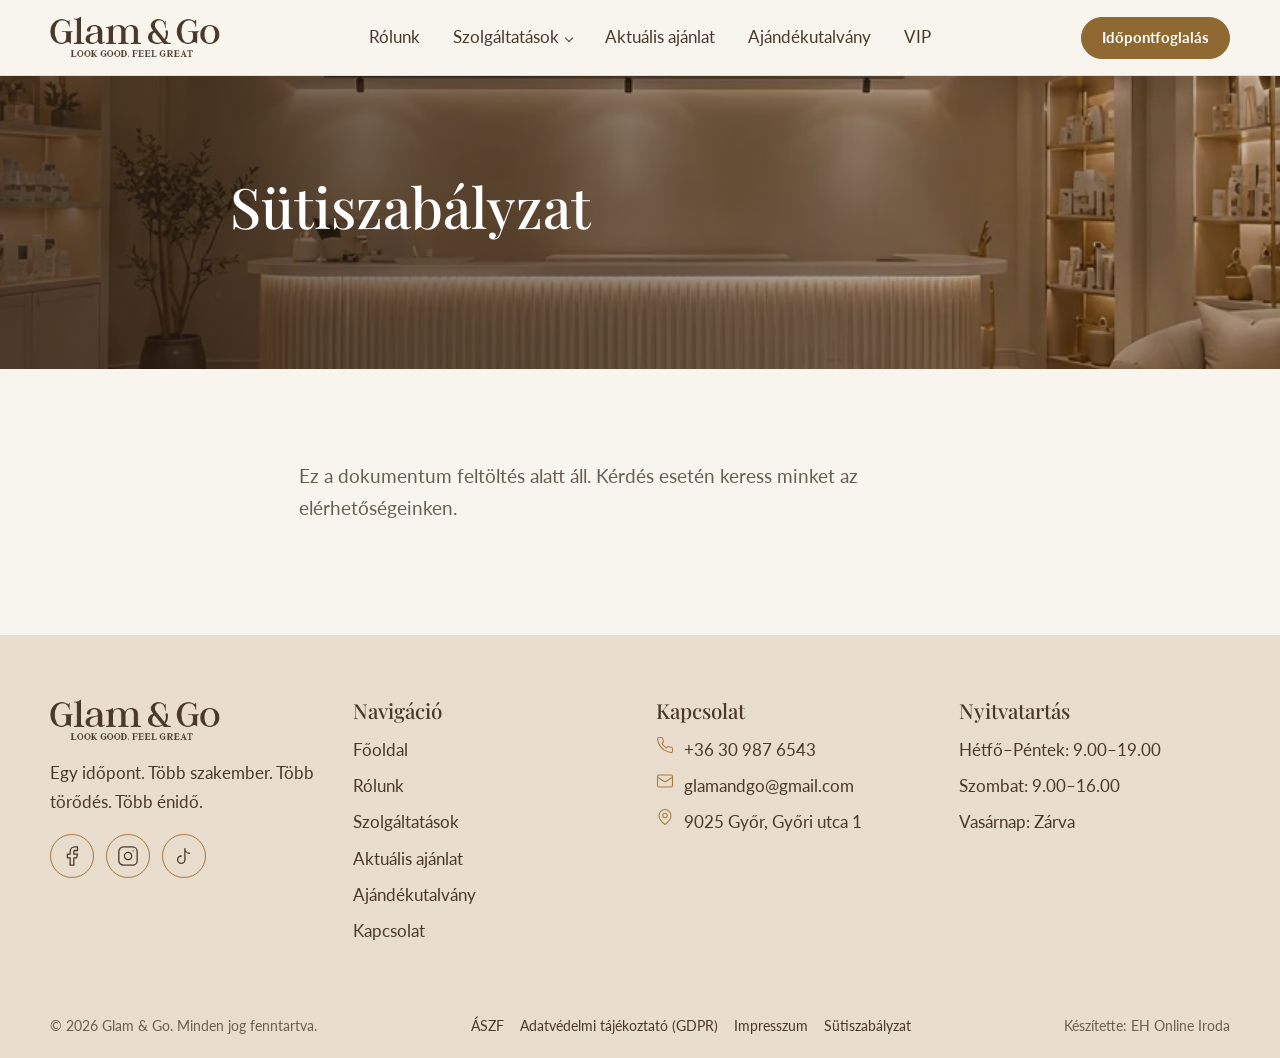
<file: suti.html>
<!doctype html>
<html lang="hu"><head><meta charset="utf-8"><meta name="viewport" content="width=device-width, initial-scale=1">
<meta name="robots" content="noindex, nofollow"><title>Sütiszabályzat – Glam &amp; Go (bemutató)</title>
<link rel="preconnect" href="https://fonts.googleapis.com"><link rel="preconnect" href="https://fonts.gstatic.com" crossorigin>
<link rel="stylesheet" href="https://fonts.googleapis.com/css2?family=Lato:wght@400;700&family=Playfair+Display:wght@500;600&display=swap">
<link rel="stylesheet" href="assets/css/main.css"></head>
<body class="">
<a class="screen-reader-text gg-skip" href="#content">Ugrás a tartalomhoz</a>
<header class="gg-header" id="gg-header"><div class="gg-container gg-header__inner">
<a class="gg-logo" href="index.html" aria-label="Glam &amp; Go"><img src="assets/img/logo-dark.png" alt="Glam &amp; Go" class="gg-logo__img" width="262" height="68" decoding="async"></a>
<nav class="gg-nav" aria-label="Főmenü"><ul class="gg-menu"><li class="menu-item"><a href="rolunk.html">Rólunk</a></li><li class="menu-item menu-item-has-children"><a href="szolgaltatasok.html">Szolgáltatások</a><ul class="sub-menu"><li class="menu-item gg-submenu-item"><a href="szolgaltatasok.html#valaszto">Csomagok</a></li><li class="menu-item gg-submenu-item"><a href="szolgaltatasok.html#arlista">Szolgáltatások és árak</a></li><li class="menu-item gg-submenu-item"><a href="szolgaltatasok.html#uraknak">Férfi szolgáltatások</a></li><li class="menu-item gg-submenu-item"><a href="szolgaltatasok.html#csomagok">Fix csomagok</a></li><li class="menu-item gg-submenu-item"><a href="szolgaltatasok.html#sajat-csomag">Saját csomag összeállítása</a></li><li class="menu-item gg-submenu-item"><a href="szolgaltatasok.html#gyik">Gyakori kérdések</a></li></ul></li><li class="menu-item"><a href="aktualis-ajanlat.html">Aktuális ajánlat</a></li><li class="menu-item"><a href="ajandekutalvany.html">Ajándékutalvány</a></li><li class="menu-item"><a href="vip.html">VIP</a></li></ul></nav>
<div class="gg-header__actions"><a class="gg-btn gg-btn--small gg-header__cta" href="idopontfoglalas.html">Időpontfoglalás</a>
<button class="gg-burger" type="button" aria-controls="gg-drawer" aria-expanded="false"><svg class="gg-icon gg-icon--menu" width="28" height="28" viewBox="0 0 24 24" fill="none" stroke="currentColor" stroke-width="1.4" stroke-linecap="round" stroke-linejoin="round" aria-hidden="true" focusable="false"><line x1="4" x2="20" y1="12" y2="12"/><line x1="4" x2="20" y1="6" y2="6"/><line x1="4" x2="20" y1="18" y2="18"/></svg><span class="screen-reader-text">Menü megnyitása</span></button></div></div></header>
<div class="gg-drawer" id="gg-drawer" aria-hidden="true"><div class="gg-drawer__overlay" data-gg-close></div>
<div class="gg-drawer__panel" role="dialog" aria-modal="true" aria-label="Menü" tabindex="-1"><button class="gg-drawer__close" type="button" data-gg-close><svg class="gg-icon gg-icon--x" width="28" height="28" viewBox="0 0 24 24" fill="none" stroke="currentColor" stroke-width="1.4" stroke-linecap="round" stroke-linejoin="round" aria-hidden="true" focusable="false"><path d="M18 6 6 18"/><path d="m6 6 12 12"/></svg><span class="screen-reader-text">Menü bezárása</span></button>
<nav aria-label="Mobil menü"><ul class="gg-drawer__menu"><li class="menu-item"><a href="rolunk.html">Rólunk</a></li><li class="menu-item menu-item-has-children"><a href="szolgaltatasok.html">Szolgáltatások</a><ul class="sub-menu"><li class="menu-item gg-submenu-item"><a href="szolgaltatasok.html#valaszto">Csomagok</a></li><li class="menu-item gg-submenu-item"><a href="szolgaltatasok.html#arlista">Szolgáltatások és árak</a></li><li class="menu-item gg-submenu-item"><a href="szolgaltatasok.html#uraknak">Férfi szolgáltatások</a></li><li class="menu-item gg-submenu-item"><a href="szolgaltatasok.html#csomagok">Fix csomagok</a></li><li class="menu-item gg-submenu-item"><a href="szolgaltatasok.html#sajat-csomag">Saját csomag összeállítása</a></li><li class="menu-item gg-submenu-item"><a href="szolgaltatasok.html#gyik">Gyakori kérdések</a></li></ul></li><li class="menu-item"><a href="aktualis-ajanlat.html">Aktuális ajánlat</a></li><li class="menu-item"><a href="ajandekutalvany.html">Ajándékutalvány</a></li><li class="menu-item"><a href="vip.html">VIP</a></li></ul></nav><a class="gg-btn gg-drawer__cta" href="idopontfoglalas.html">Időpontfoglalás</a></div></div>
<main id="content" class="gg-main">
<section class="gg-pagehero" style="--gg-pos: 50% 50%"><img src="assets/img/szalon-recepcio-1600.webp" srcset="assets/img/szalon-recepcio-480.webp 480w, assets/img/szalon-recepcio-800.webp 800w, assets/img/szalon-recepcio-1200.webp 1200w, assets/img/szalon-recepcio-1600.webp 1600w" sizes="(min-width: 1180px) 1180px, 100vw" alt="" class="gg-pagehero__bg" width="1600" height="266" fetchpriority="high" decoding="async"><div class="gg-container gg-pagehero__inner"><h1>Sütiszabályzat</h1></div></section><section class="gg-section"><div class="gg-container gg-narrow gg-content entry-content gg-legal-doc"><p class="gg-lead">Ez a dokumentum feltöltés alatt áll. Kérdés esetén keress minket az elérhetőségeinken.</p></div></section>
</main>
<footer class="gg-footer"><div class="gg-container gg-footer__grid">
<div class="gg-footer__brand"><img src="assets/img/logo-dark.png" alt="Glam &amp; Go" class="gg-footer__logo" width="262" height="68" loading="lazy" decoding="async"><p>Egy időpont. Több szakember. Több törődés. Több énidő.</p><ul class="gg-social" aria-label="Közösségi média"><li><a class="gg-social__link" href="#" aria-label="Facebook"><svg class="gg-icon gg-icon--facebook" width="22" height="22" viewBox="0 0 24 24" fill="none" stroke="currentColor" stroke-width="1.4" stroke-linecap="round" stroke-linejoin="round" aria-hidden="true" focusable="false"><path d="M18 2h-3a5 5 0 0 0-5 5v3H7v4h3v8h4v-8h3l1-4h-4V7a1 1 0 0 1 1-1h3z"/></svg></a></li><li><a class="gg-social__link" href="#" aria-label="Instagram"><svg class="gg-icon gg-icon--instagram" width="22" height="22" viewBox="0 0 24 24" fill="none" stroke="currentColor" stroke-width="1.4" stroke-linecap="round" stroke-linejoin="round" aria-hidden="true" focusable="false"><rect width="20" height="20" x="2" y="2" rx="5" ry="5"/><path d="M16 11.37A4 4 0 1 1 12.63 8 4 4 0 0 1 16 11.37z"/><line x1="17.5" x2="17.51" y1="6.5" y2="6.5"/></svg></a></li><li><a class="gg-social__link" href="#" aria-label="TikTok"><svg class="gg-icon gg-icon--tiktok" width="22" height="22" viewBox="0 0 24 24" fill="none" stroke="currentColor" stroke-width="1.4" stroke-linecap="round" stroke-linejoin="round" aria-hidden="true" focusable="false"><path d="M9 12a4 4 0 1 0 4 4V4a5 5 0 0 0 5 5"/></svg></a></li></ul></div>
<nav class="gg-footer__col" aria-label="Lábléc navigáció"><h2 class="gg-footer__title">Navigáció</h2><ul class="gg-footer__list"><li><a href="index.html">Főoldal</a></li><li><a href="rolunk.html">Rólunk</a></li><li><a href="szolgaltatasok.html">Szolgáltatások</a></li><li><a href="aktualis-ajanlat.html">Aktuális ajánlat</a></li><li><a href="ajandekutalvany.html">Ajándékutalvány</a></li><li><a href="kapcsolat.html">Kapcsolat</a></li></ul></nav>
<div class="gg-footer__col"><h2 class="gg-footer__title">Kapcsolat</h2><ul class="gg-footer__list gg-footer__contact"><li><svg class="gg-icon gg-icon--phone" width="18" height="18" viewBox="0 0 24 24" fill="none" stroke="currentColor" stroke-width="1.4" stroke-linecap="round" stroke-linejoin="round" aria-hidden="true" focusable="false"><path d="M22 16.92v3a2 2 0 0 1-2.18 2 19.79 19.79 0 0 1-8.63-3.07 19.5 19.5 0 0 1-6-6 19.79 19.79 0 0 1-3.07-8.67A2 2 0 0 1 4.11 2h3a2 2 0 0 1 2 1.72c.12.96.36 1.9.7 2.81a2 2 0 0 1-.45 2.11L8.09 9.91a16 16 0 0 0 6 6l1.27-1.27a2 2 0 0 1 2.11-.45c.91.34 1.85.58 2.81.7A2 2 0 0 1 22 16.92z"/></svg><a href="tel:+36309876543">+36 30 987 6543</a></li><li><svg class="gg-icon gg-icon--mail" width="18" height="18" viewBox="0 0 24 24" fill="none" stroke="currentColor" stroke-width="1.4" stroke-linecap="round" stroke-linejoin="round" aria-hidden="true" focusable="false"><rect width="20" height="16" x="2" y="4" rx="2"/><path d="m22 7-8.97 5.7a1.94 1.94 0 0 1-2.06 0L2 7"/></svg><a href="mailto:glamandgo@gmail.com">glamandgo@gmail.com</a></li><li><svg class="gg-icon gg-icon--map-pin" width="18" height="18" viewBox="0 0 24 24" fill="none" stroke="currentColor" stroke-width="1.4" stroke-linecap="round" stroke-linejoin="round" aria-hidden="true" focusable="false"><path d="M20 10c0 6-8 12-8 12s-8-6-8-12a8 8 0 0 1 16 0Z"/><circle cx="12" cy="10" r="3"/></svg><span>9025 Győr, Győri utca 1</span></li></ul></div>
<div class="gg-footer__col"><h2 class="gg-footer__title">Nyitvatartás</h2><ul class="gg-footer__list"><li>Hétfő–Péntek: 9.00–19.00</li><li>Szombat: 9.00–16.00</li><li>Vasárnap: Zárva</li></ul></div></div>
<div class="gg-footer__legal"><div class="gg-container gg-footer__legalinner"><p>&copy; 2026 Glam &amp; Go. Minden jog fenntartva.</p><ul class="gg-legal"><li><a href="aszf.html">ÁSZF</a></li><li><a href="adatvedelem.html">Adatvédelmi tájékoztató (GDPR)</a></li><li><a href="impresszum.html">Impresszum</a></li><li><a href="suti.html">Sütiszabályzat</a></li></ul><p class="gg-credit">Készítette: <a href="https://ehonliniroda.hu" target="_blank" rel="noopener">EH Online Iroda</a></p></div></div></footer>
<div class="gg-mobilebar"><a class="gg-btn" href="idopontfoglalas.html">Időpontfoglalás</a><a class="gg-btn gg-btn--ghost gg-mobilebar__call" href="tel:+36309876543" aria-label="Hívás"><svg class="gg-icon gg-icon--phone" width="22" height="22" viewBox="0 0 24 24" fill="none" stroke="currentColor" stroke-width="1.4" stroke-linecap="round" stroke-linejoin="round" aria-hidden="true" focusable="false"><path d="M22 16.92v3a2 2 0 0 1-2.18 2 19.79 19.79 0 0 1-8.63-3.07 19.5 19.5 0 0 1-6-6 19.79 19.79 0 0 1-3.07-8.67A2 2 0 0 1 4.11 2h3a2 2 0 0 1 2 1.72c.12.96.36 1.9.7 2.81a2 2 0 0 1-.45 2.11L8.09 9.91a16 16 0 0 0 6 6l1.27-1.27a2 2 0 0 1 2.11-.45c.91.34 1.85.58 2.81.7A2 2 0 0 1 22 16.92z"/></svg></a></div>
<button class="gg-totop" type="button" aria-label="Vissza az oldal tetejére" hidden><svg class="gg-icon gg-icon--arrow-up" width="22" height="22" viewBox="0 0 24 24" fill="none" stroke="currentColor" stroke-width="1.4" stroke-linecap="round" stroke-linejoin="round" aria-hidden="true" focusable="false"><path d="m5 12 7-7 7 7"/><path d="M12 19V5"/></svg></button>
<script src="assets/js/main.js" defer></script></body></html>
</file>
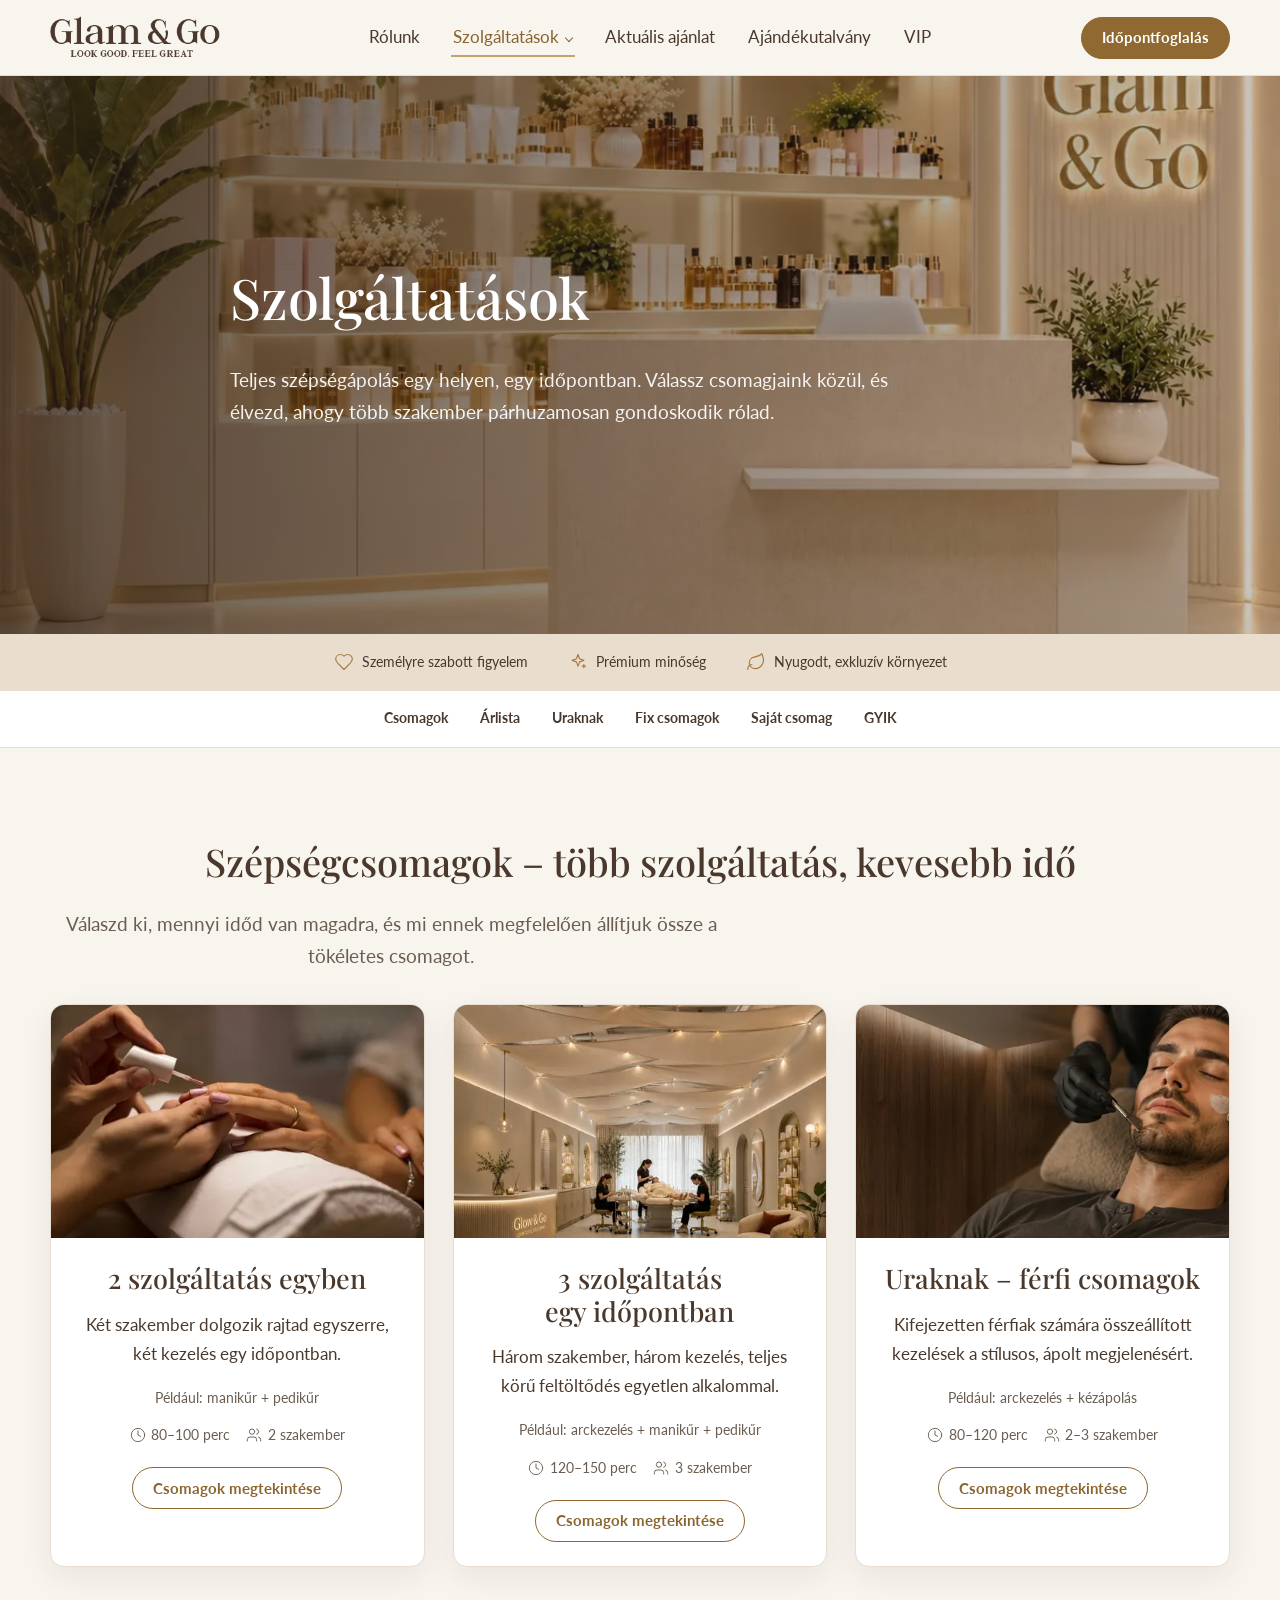
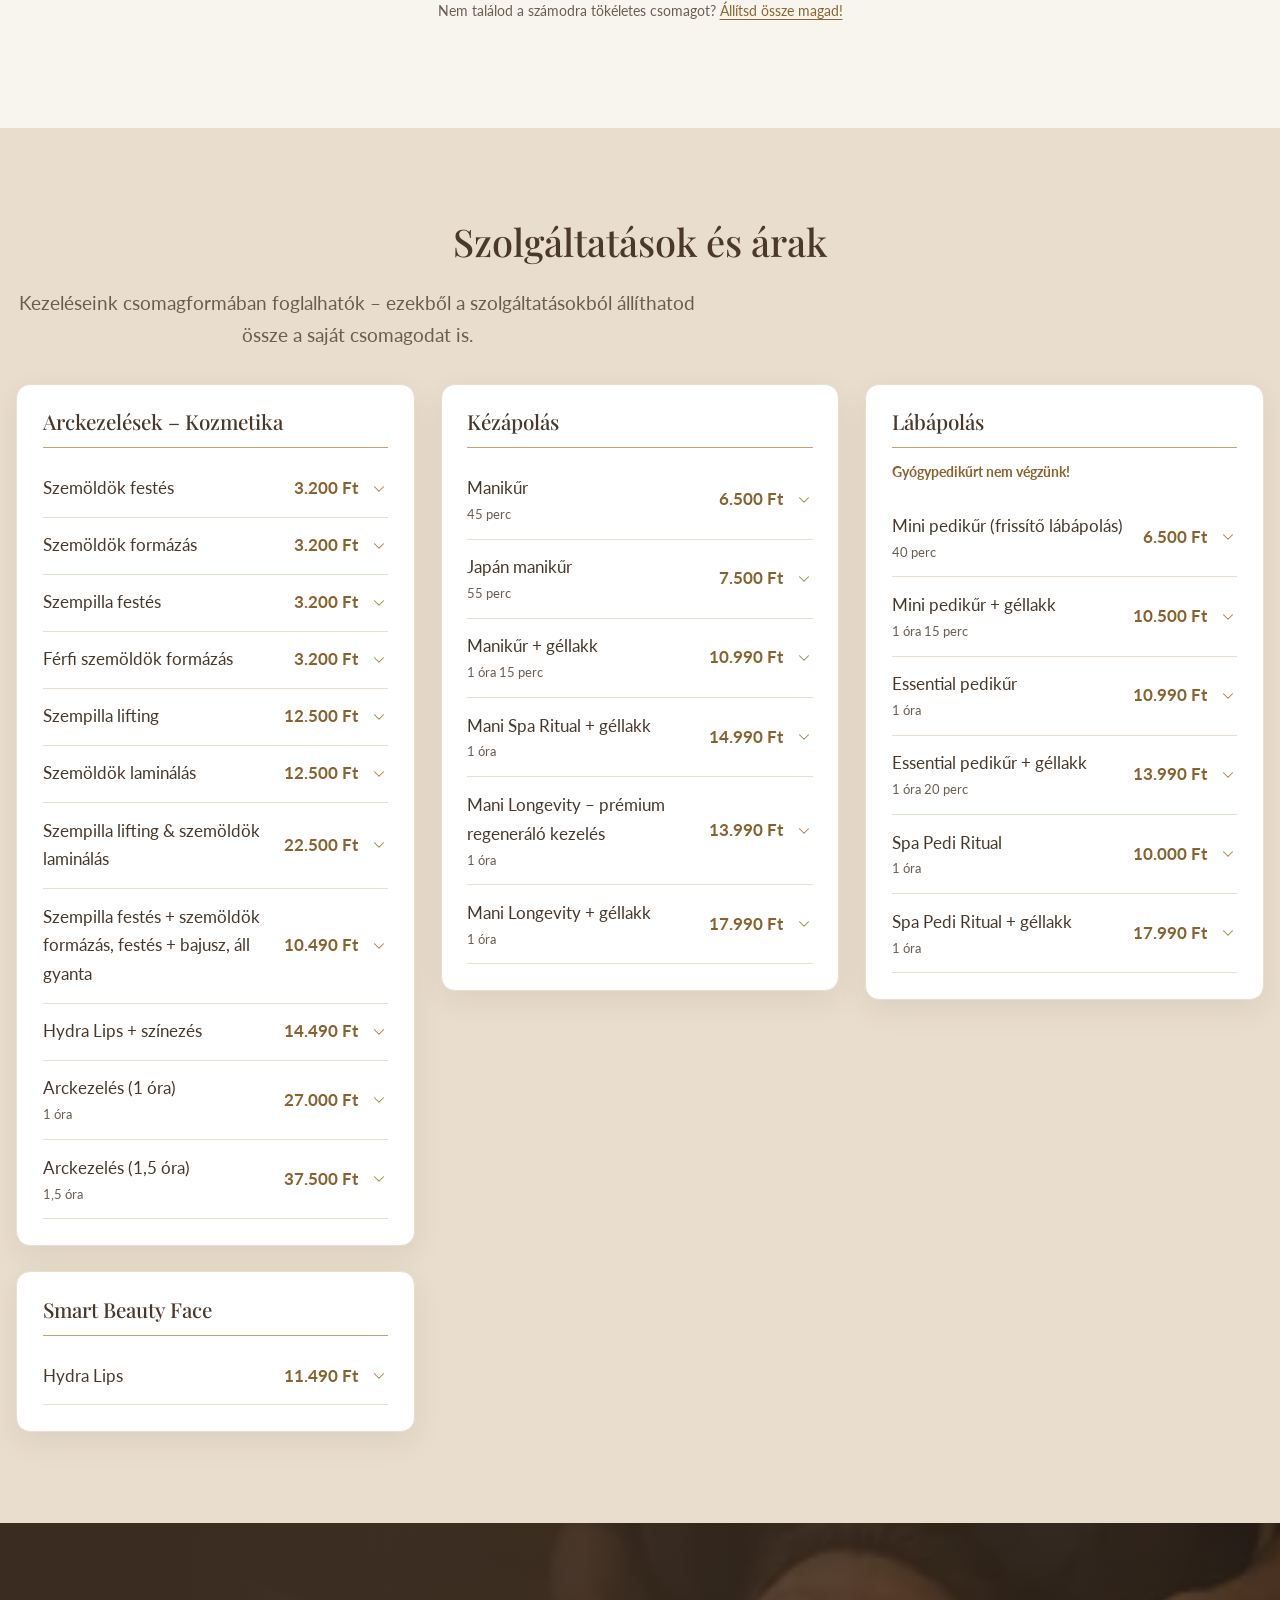
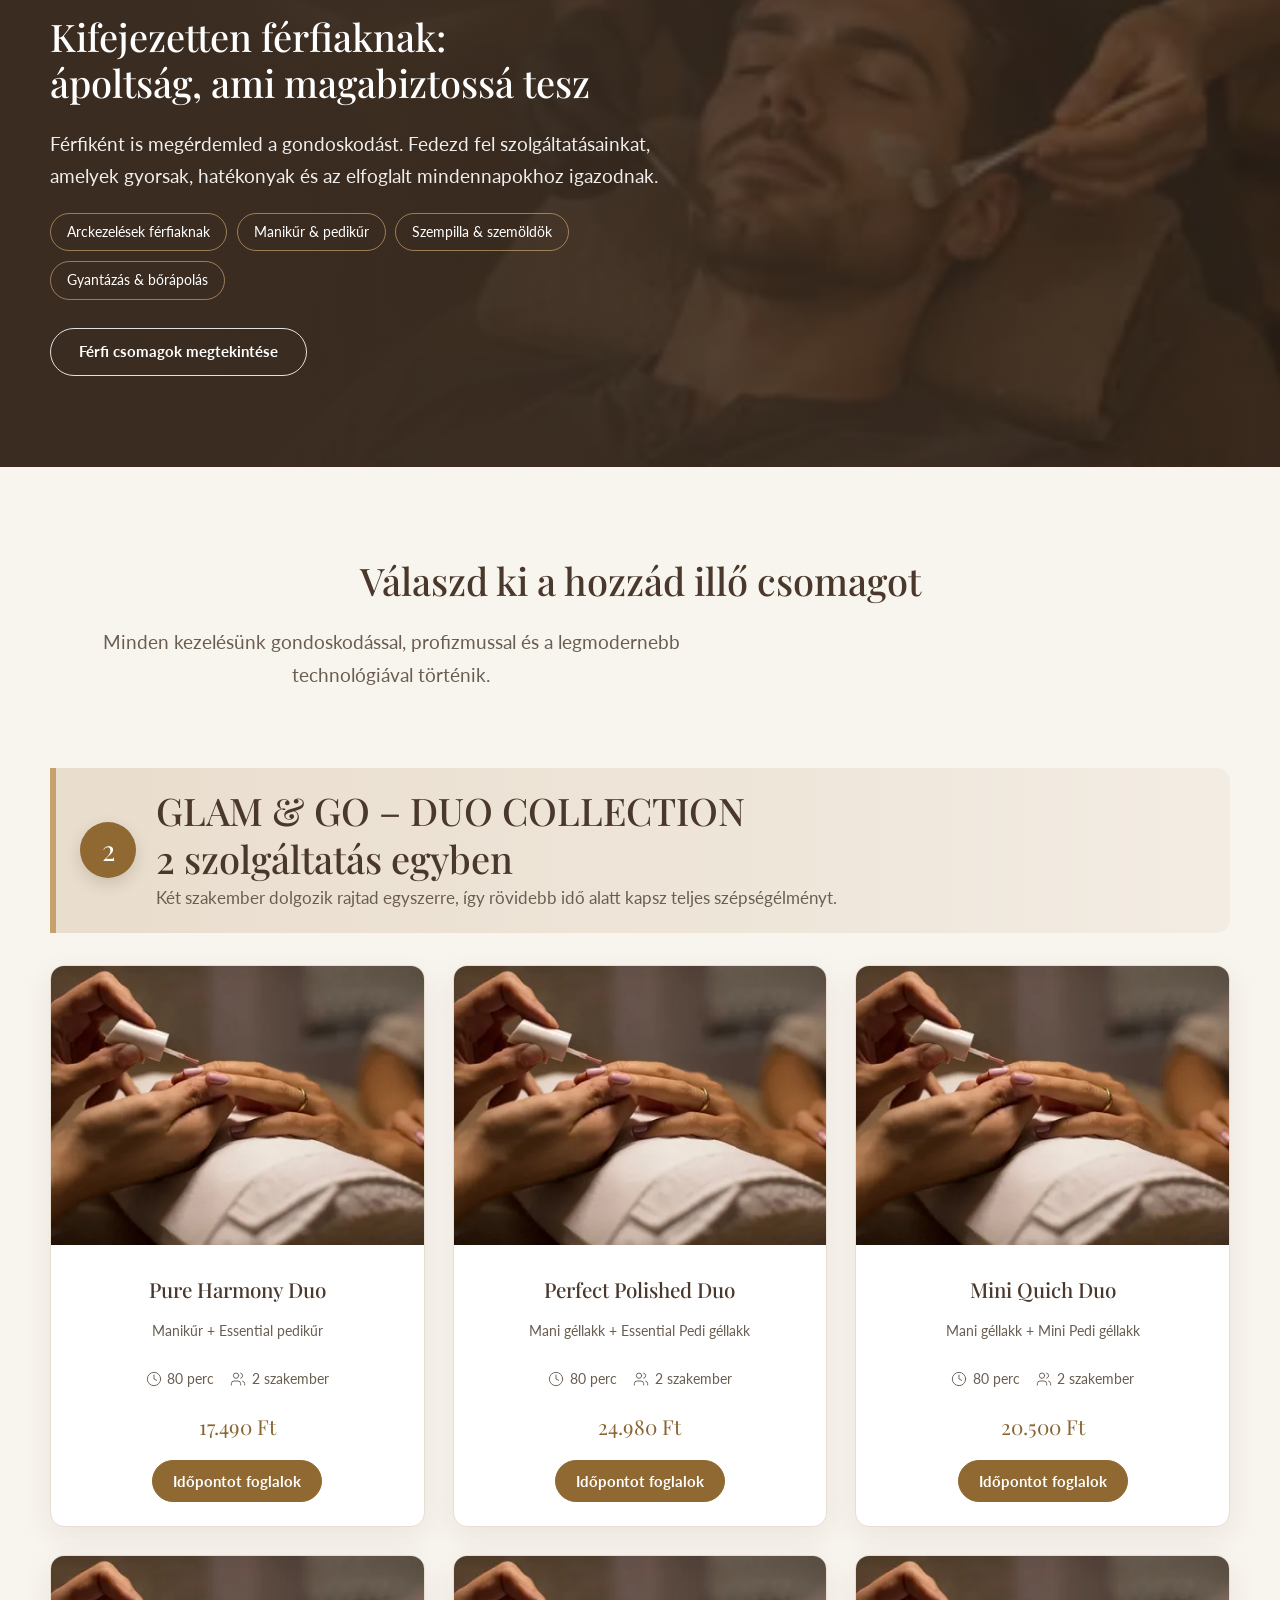
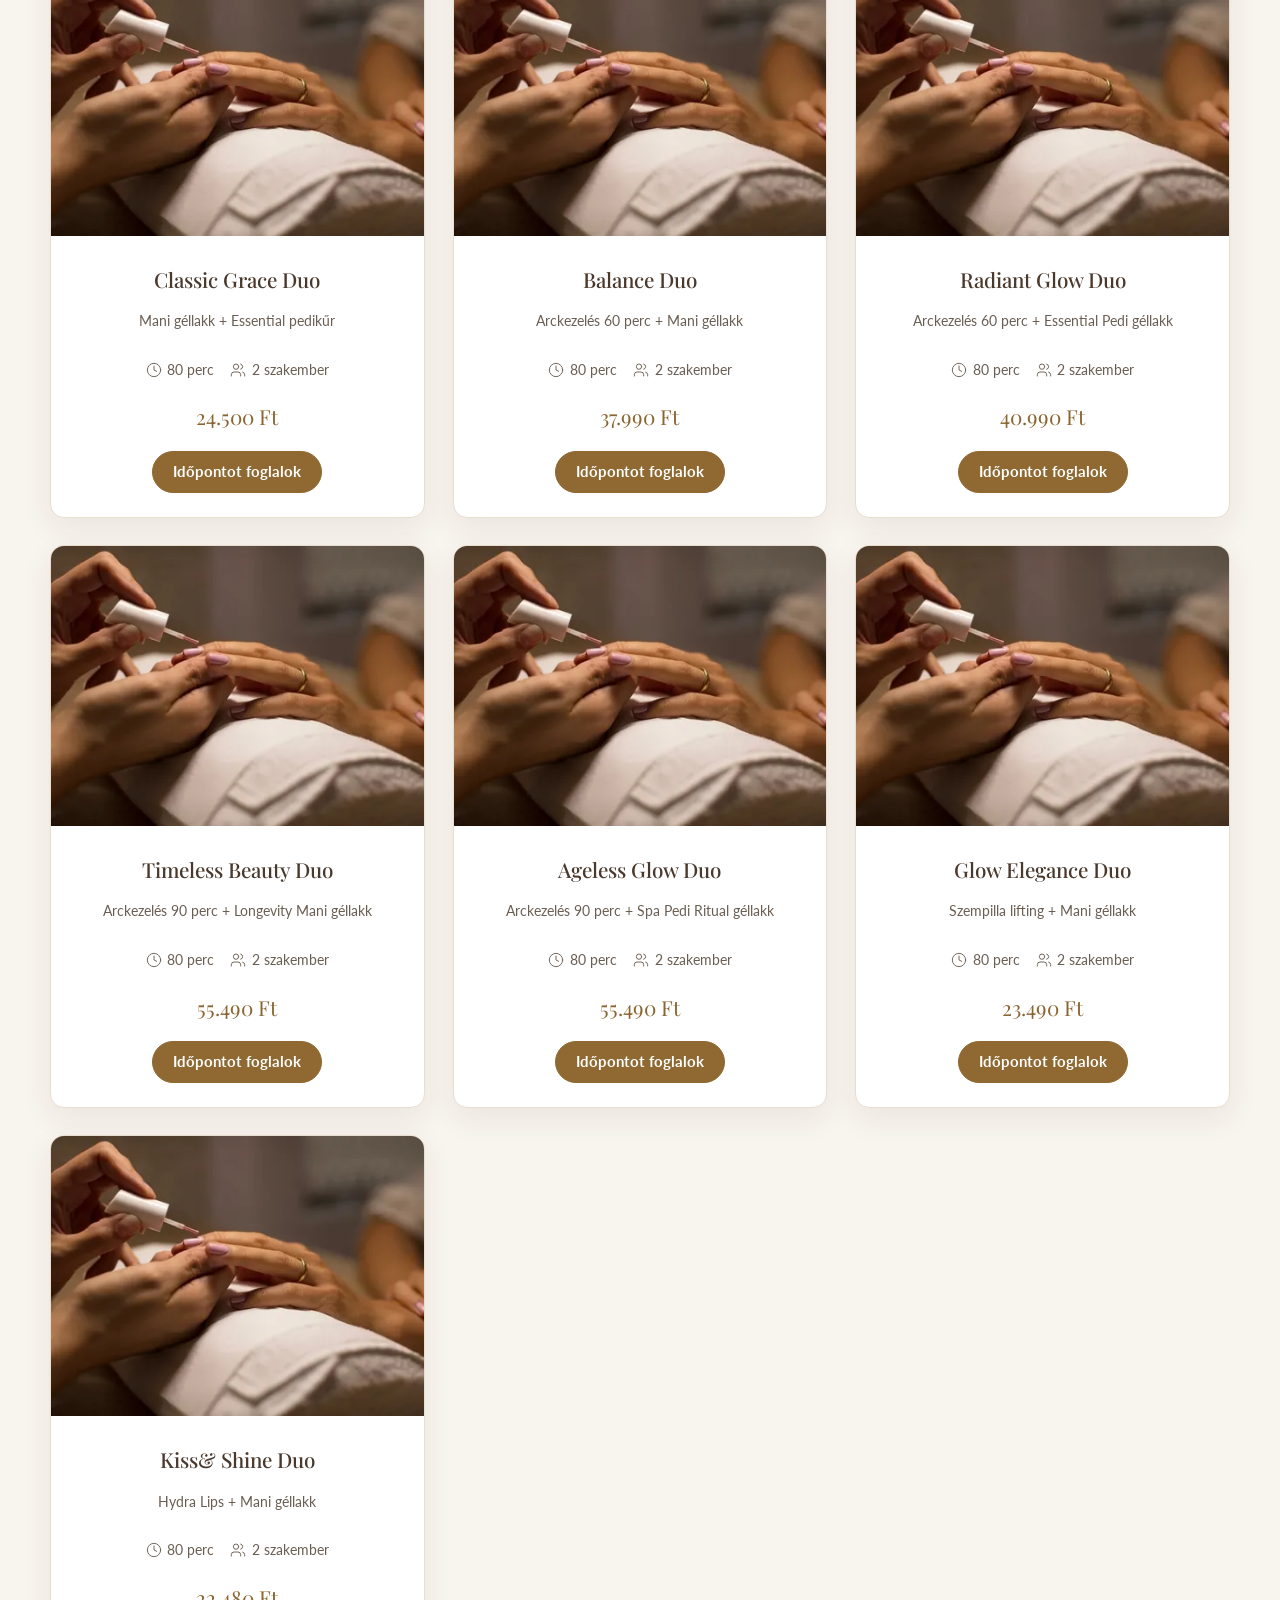
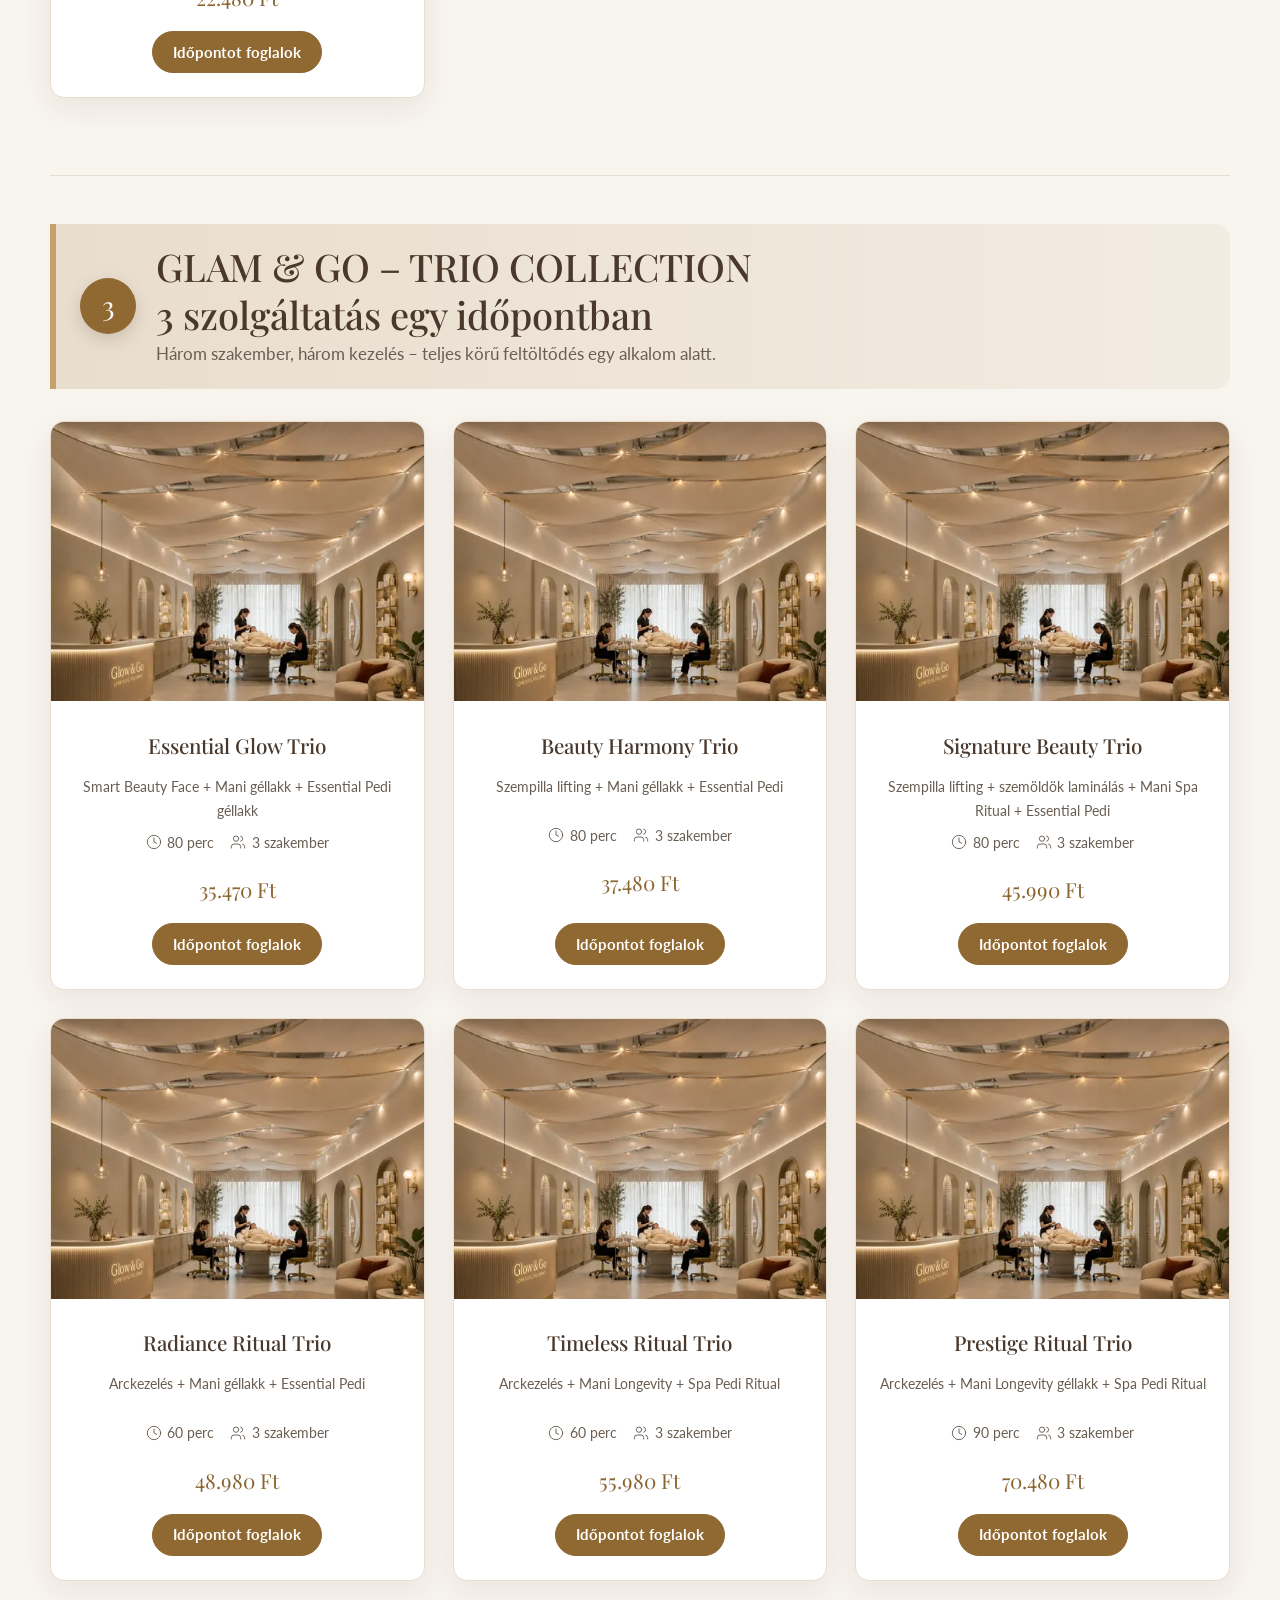
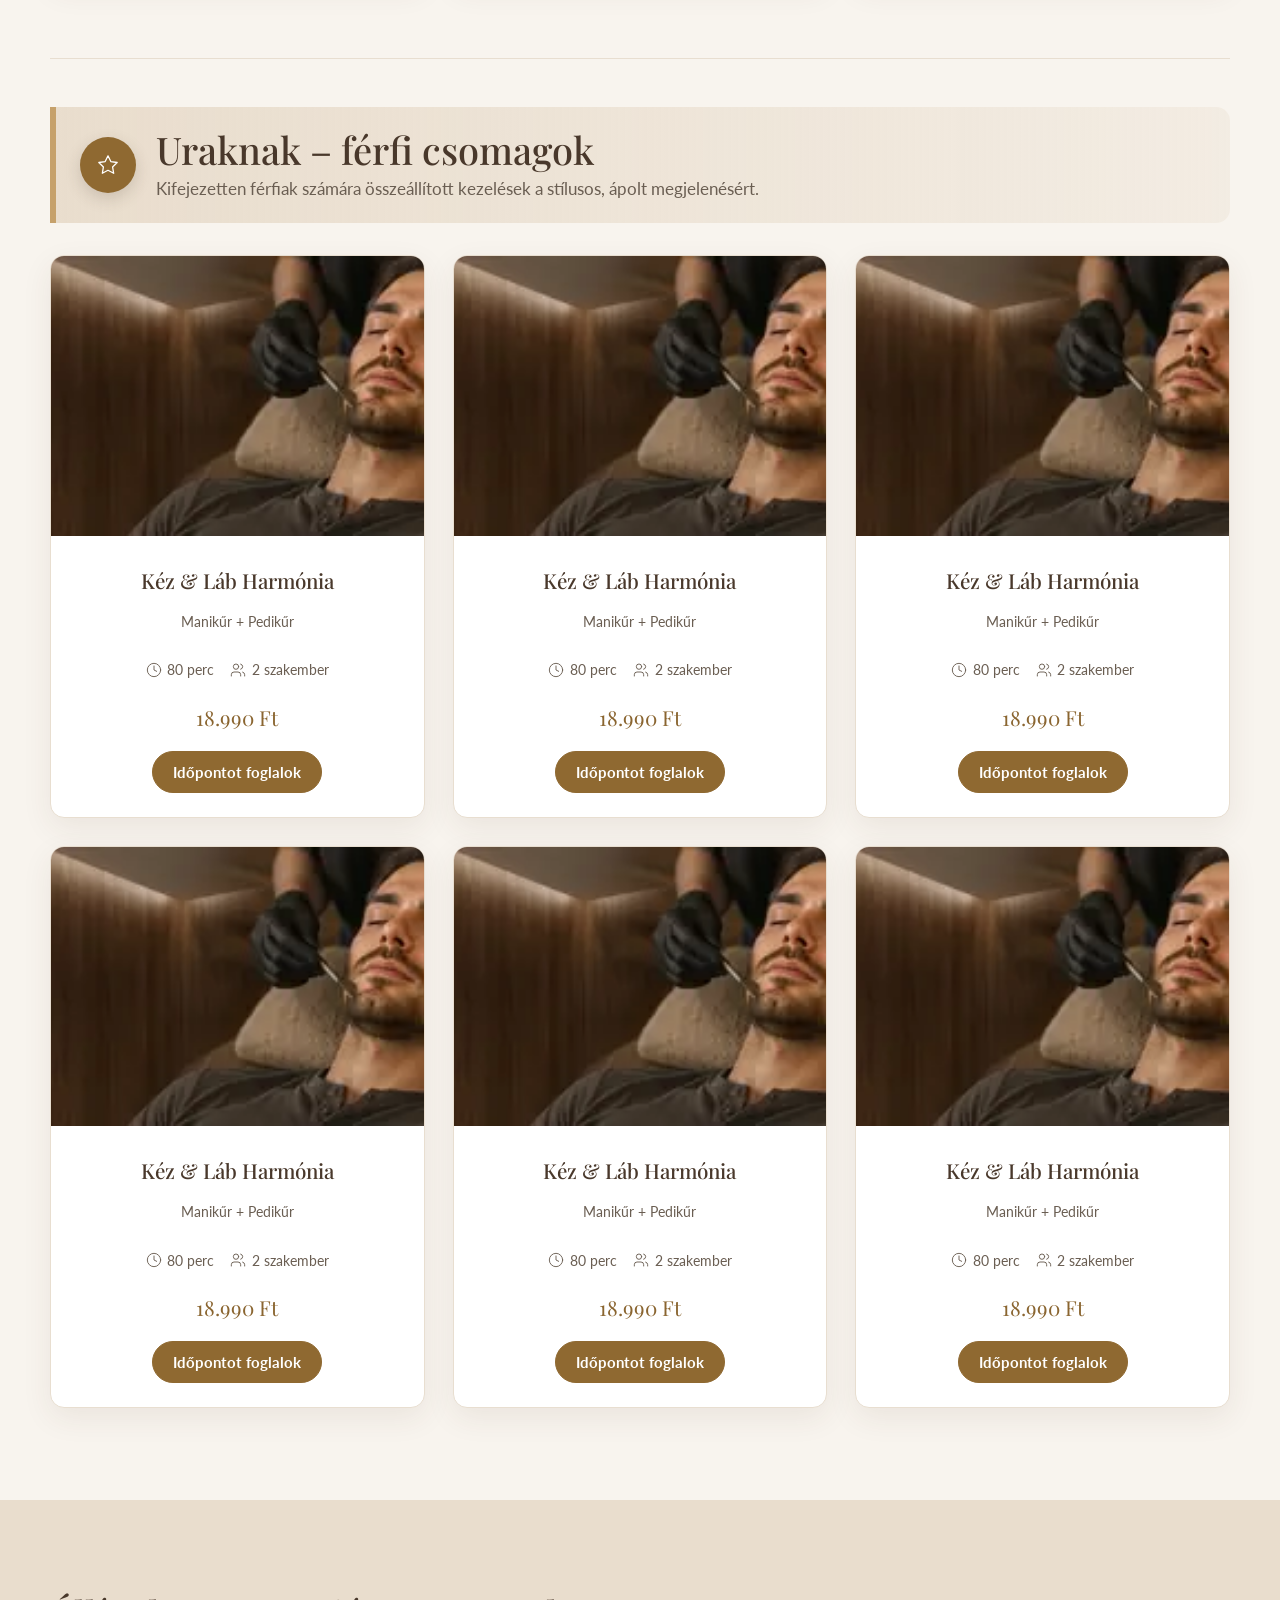
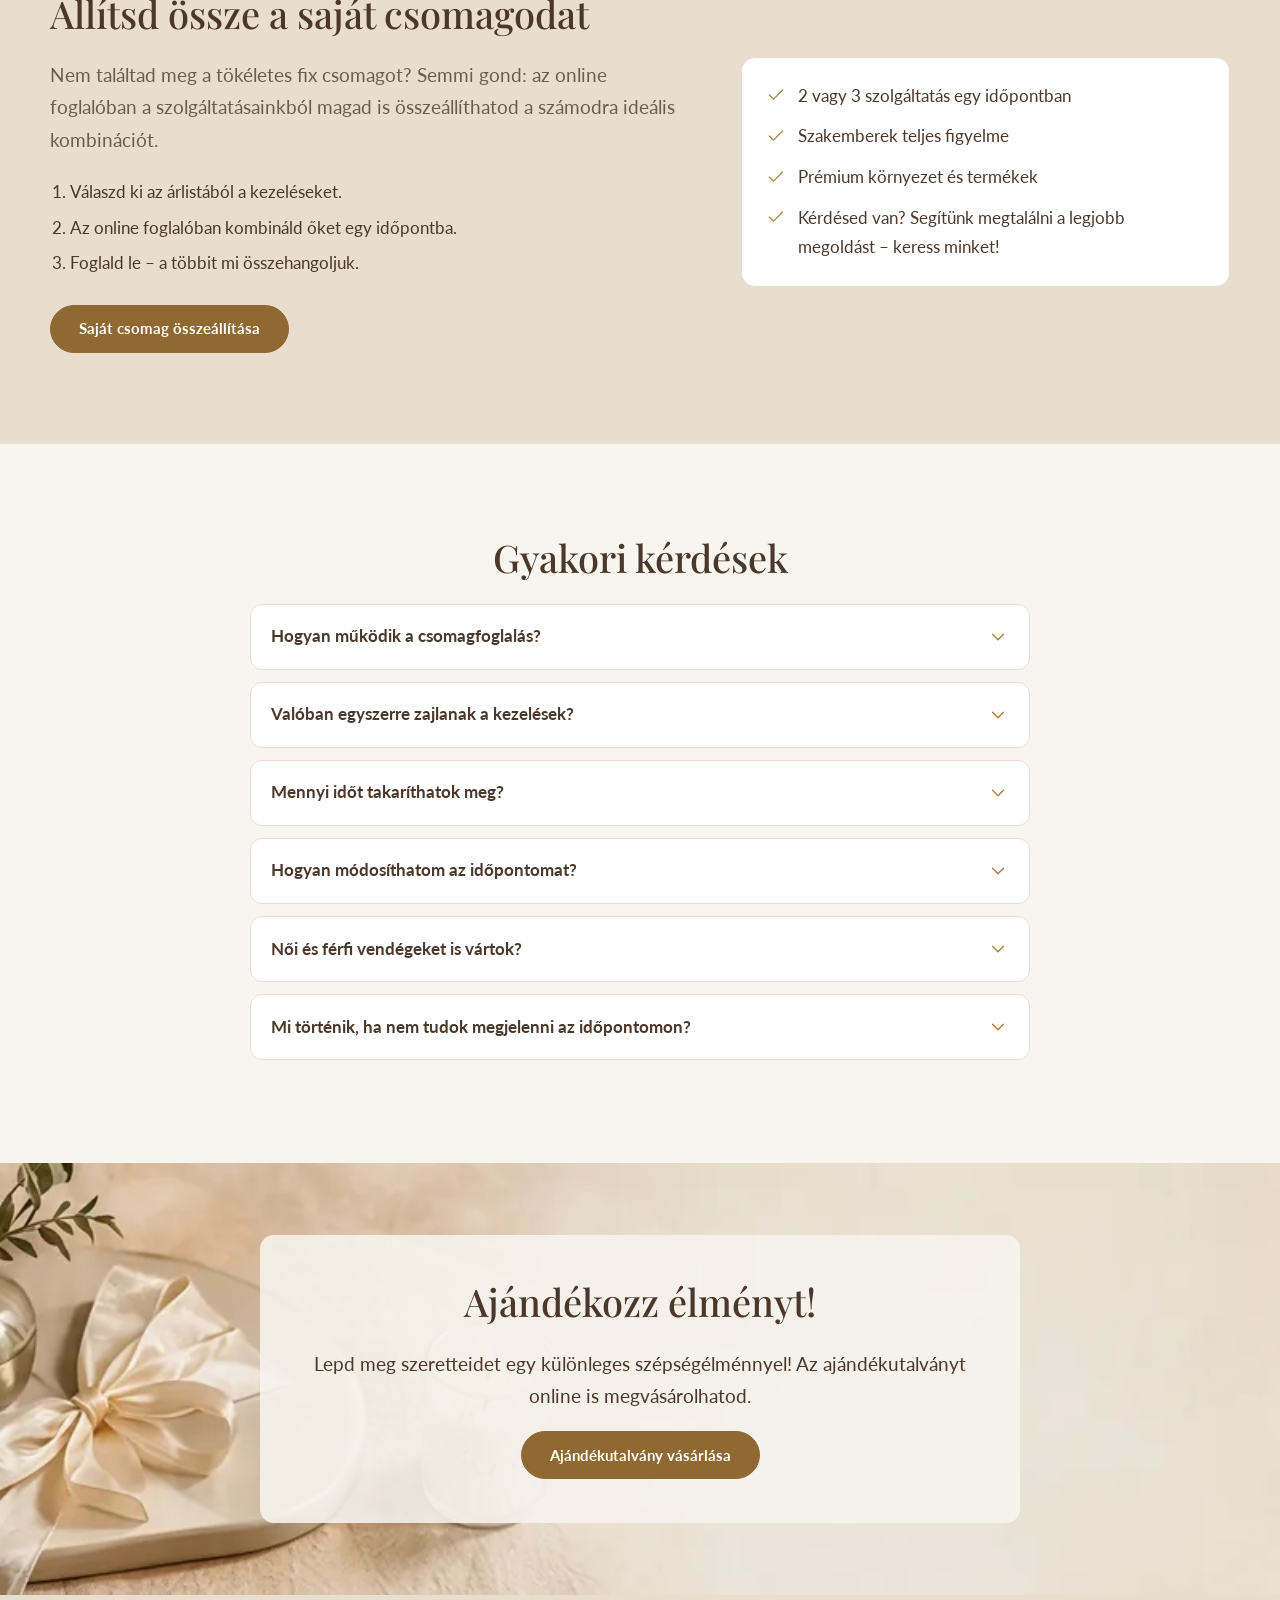
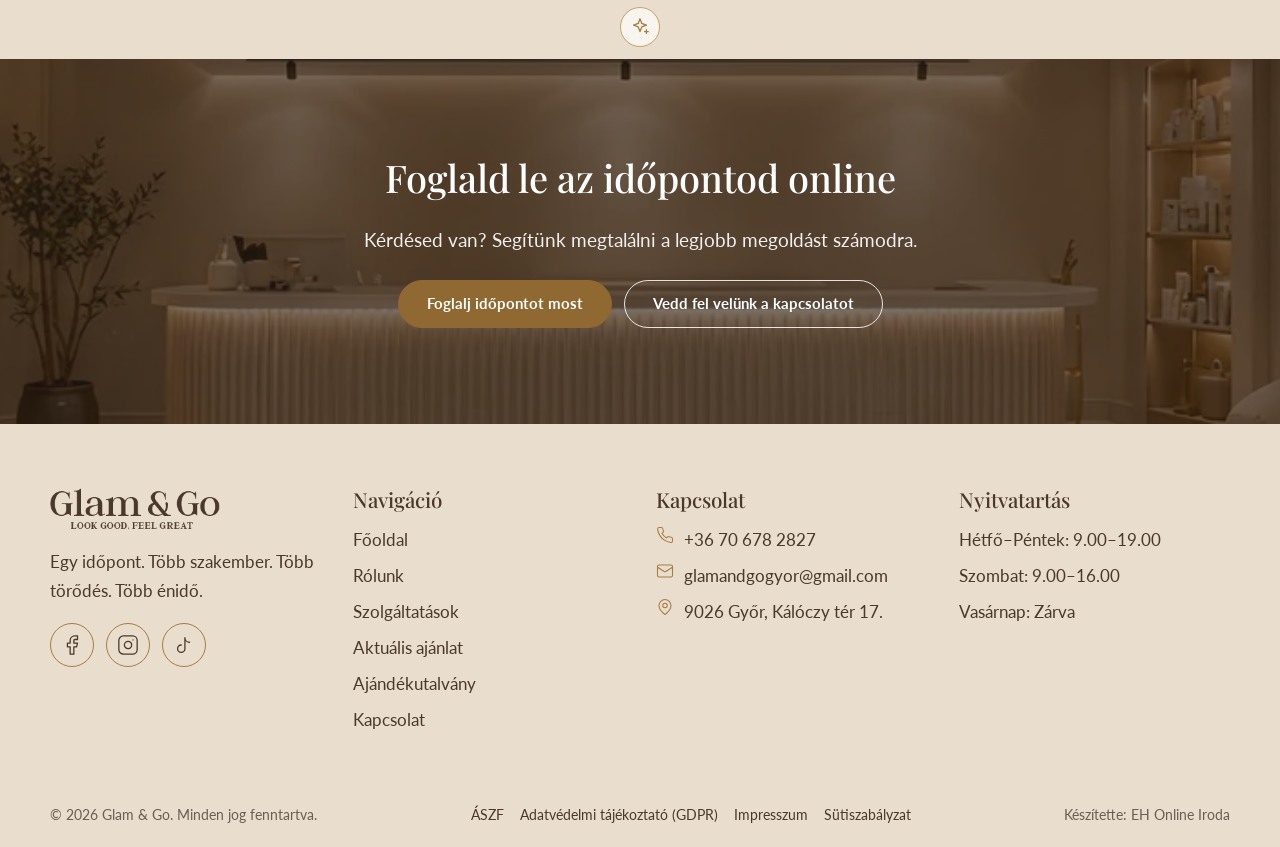
<file: szolgaltatasok.html>
<!doctype html>
<html lang="hu"><head><meta charset="utf-8"><meta name="viewport" content="width=device-width, initial-scale=1">
<meta name="robots" content="noindex, nofollow"><title>Szolgáltatások – Glam &amp; Go (bemutató)</title>
<link rel="preconnect" href="https://fonts.googleapis.com"><link rel="preconnect" href="https://fonts.gstatic.com" crossorigin>
<link rel="stylesheet" href="https://fonts.googleapis.com/css2?family=Lato:wght@400;700&family=Playfair+Display:wght@500;600&display=swap">
<link rel="stylesheet" href="assets/css/main.css"></head>
<body class="">
<a class="screen-reader-text gg-skip" href="#content">Ugrás a tartalomhoz</a>
<header class="gg-header" id="gg-header"><div class="gg-container gg-header__inner">
<a class="gg-logo" href="index.html" aria-label="Glam &amp; Go"><img src="assets/img/logo-dark.png" alt="Glam &amp; Go" class="gg-logo__img" width="262" height="68" decoding="async"></a>
<nav class="gg-nav" aria-label="Főmenü"><ul class="gg-menu"><li class="menu-item"><a href="rolunk.html">Rólunk</a></li><li class="menu-item menu-item-has-children current-menu-item"><a href="szolgaltatasok.html">Szolgáltatások</a><ul class="sub-menu"><li class="menu-item gg-submenu-item"><a href="szolgaltatasok.html#valaszto">Csomagok</a></li><li class="menu-item gg-submenu-item"><a href="szolgaltatasok.html#arlista">Szolgáltatások és árak</a></li><li class="menu-item gg-submenu-item"><a href="szolgaltatasok.html#uraknak">Férfi szolgáltatások</a></li><li class="menu-item gg-submenu-item"><a href="szolgaltatasok.html#csomagok">Fix csomagok</a></li><li class="menu-item gg-submenu-item"><a href="szolgaltatasok.html#sajat-csomag">Saját csomag összeállítása</a></li><li class="menu-item gg-submenu-item"><a href="szolgaltatasok.html#gyik">Gyakori kérdések</a></li></ul></li><li class="menu-item"><a href="aktualis-ajanlat.html">Aktuális ajánlat</a></li><li class="menu-item"><a href="ajandekutalvany.html">Ajándékutalvány</a></li><li class="menu-item"><a href="vip.html">VIP</a></li></ul></nav>
<div class="gg-header__actions"><a class="gg-btn gg-btn--small gg-header__cta" href="#">Időpontfoglalás</a>
<button class="gg-burger" type="button" aria-controls="gg-drawer" aria-expanded="false"><svg class="gg-icon gg-icon--menu" width="28" height="28" viewBox="0 0 24 24" fill="none" stroke="currentColor" stroke-width="1.4" stroke-linecap="round" stroke-linejoin="round" aria-hidden="true" focusable="false"><line x1="4" x2="20" y1="12" y2="12"/><line x1="4" x2="20" y1="6" y2="6"/><line x1="4" x2="20" y1="18" y2="18"/></svg><span class="screen-reader-text">Menü megnyitása</span></button></div></div></header>
<div class="gg-drawer" id="gg-drawer" aria-hidden="true"><div class="gg-drawer__overlay" data-gg-close></div>
<div class="gg-drawer__panel" role="dialog" aria-modal="true" aria-label="Menü" tabindex="-1"><button class="gg-drawer__close" type="button" data-gg-close><svg class="gg-icon gg-icon--x" width="28" height="28" viewBox="0 0 24 24" fill="none" stroke="currentColor" stroke-width="1.4" stroke-linecap="round" stroke-linejoin="round" aria-hidden="true" focusable="false"><path d="M18 6 6 18"/><path d="m6 6 12 12"/></svg><span class="screen-reader-text">Menü bezárása</span></button>
<nav aria-label="Mobil menü"><ul class="gg-drawer__menu"><li class="menu-item"><a href="rolunk.html">Rólunk</a></li><li class="menu-item menu-item-has-children current-menu-item"><a href="szolgaltatasok.html">Szolgáltatások</a><ul class="sub-menu"><li class="menu-item gg-submenu-item"><a href="szolgaltatasok.html#valaszto">Csomagok</a></li><li class="menu-item gg-submenu-item"><a href="szolgaltatasok.html#arlista">Szolgáltatások és árak</a></li><li class="menu-item gg-submenu-item"><a href="szolgaltatasok.html#uraknak">Férfi szolgáltatások</a></li><li class="menu-item gg-submenu-item"><a href="szolgaltatasok.html#csomagok">Fix csomagok</a></li><li class="menu-item gg-submenu-item"><a href="szolgaltatasok.html#sajat-csomag">Saját csomag összeállítása</a></li><li class="menu-item gg-submenu-item"><a href="szolgaltatasok.html#gyik">Gyakori kérdések</a></li></ul></li><li class="menu-item"><a href="aktualis-ajanlat.html">Aktuális ajánlat</a></li><li class="menu-item"><a href="ajandekutalvany.html">Ajándékutalvány</a></li><li class="menu-item"><a href="vip.html">VIP</a></li></ul></nav><a class="gg-btn gg-drawer__cta" href="#">Időpontfoglalás</a></div></div>
<main id="content" class="gg-main">
<section class="gg-pagehero gg-pagehero--tall" style="--gg-pos: 50% 55%"><img src="assets/img/szalon-pult-1360.webp" srcset="assets/img/szalon-pult-480.webp 480w, assets/img/szalon-pult-800.webp 800w, assets/img/szalon-pult-1200.webp 1200w, assets/img/szalon-pult-1360.webp 1360w" sizes="(min-width: 1180px) 1180px, 100vw" alt="" class="gg-pagehero__bg" width="1360" height="1028" fetchpriority="high" decoding="async"><div class="gg-container gg-pagehero__inner"><h1>Szolgáltatások</h1><p class="gg-lead">Teljes szépségápolás egy helyen, egy időpontban. Válassz csomagjaink közül, és élvezd, ahogy több szakember párhuzamosan gondoskodik rólad.</p></div></section>
<div class="gg-trustbar"><ul class="gg-container"><li><svg class="gg-icon gg-icon--heart" width="20" height="20" viewBox="0 0 24 24" fill="none" stroke="currentColor" stroke-width="1.4" stroke-linecap="round" stroke-linejoin="round" aria-hidden="true" focusable="false"><path d="M19 14c1.49-1.46 3-3.21 3-5.5A5.5 5.5 0 0 0 16.5 3c-1.76 0-3 .5-4.5 2-1.5-1.5-2.74-2-4.5-2A5.5 5.5 0 0 0 2 8.5c0 2.3 1.5 4.05 3 5.5l7 7Z"/></svg>Személyre szabott figyelem</li><li><svg class="gg-icon gg-icon--sparkles" width="20" height="20" viewBox="0 0 24 24" fill="none" stroke="currentColor" stroke-width="1.4" stroke-linecap="round" stroke-linejoin="round" aria-hidden="true" focusable="false"><path d="M12 3l1.9 5.1L19 10l-5.1 1.9L12 17l-1.9-5.1L5 10l5.1-1.9z"/><path d="M19 15v4"/><path d="M17 17h4"/></svg>Prémium minőség</li><li><svg class="gg-icon gg-icon--leaf" width="20" height="20" viewBox="0 0 24 24" fill="none" stroke="currentColor" stroke-width="1.4" stroke-linecap="round" stroke-linejoin="round" aria-hidden="true" focusable="false"><path d="M11 20A7 7 0 0 1 9.8 6.1C15.5 5 17 4.48 19 2c1 2 2 4.18 2 8 0 5.5-4.78 10-10 10Z"/><path d="M2 21c0-3 1.85-5.36 5.08-6"/></svg>Nyugodt, exkluzív környezet</li></ul></div>
<nav class="gg-pagenav" aria-label="Az oldal részei"><ul class="gg-container"><li><a href="#valaszto">Csomagok</a></li><li><a href="#arlista">Árlista</a></li><li><a href="#uraknak">Uraknak</a></li><li><a href="#csomagok">Fix csomagok</a></li><li><a href="#sajat-csomag">Saját csomag</a></li><li><a href="#gyik">GYIK</a></li></ul></nav>
<section class="gg-section" id="valaszto"><div class="gg-container"><h2 class="gg-center">Szépségcsomagok – több szolgáltatás, kevesebb idő</h2><p class="gg-lead gg-center">Válaszd ki, mennyi időd van magadra, és mi ennek megfelelően állítjuk össze a tökéletes csomagot.</p><div class="gg-grid gg-grid--3 gg-choosers"><article class="gg-card gg-chooser"><div class="gg-chooser__img"><img src="assets/img/manikur-1253.webp" srcset="assets/img/manikur-480.webp 480w, assets/img/manikur-800.webp 800w, assets/img/manikur-1200.webp 1200w, assets/img/manikur-1253.webp 1253w" sizes="(min-width: 860px) 360px, 100vw" alt="" width="1253" height="832" loading="lazy" decoding="async"></div><div class="gg-chooser__body"><h3>2 szolgáltatás egyben</h3><p>Két szakember dolgozik rajtad egyszerre, két kezelés egy időpontban.</p><p class="gg-small">Például: manikűr + pedikűr</p><p class="gg-meta"><span><svg class="gg-icon gg-icon--clock" width="16" height="16" viewBox="0 0 24 24" fill="none" stroke="currentColor" stroke-width="1.4" stroke-linecap="round" stroke-linejoin="round" aria-hidden="true" focusable="false"><circle cx="12" cy="12" r="10"/><polyline points="12 6 12 12 16 14"/></svg>80–100 perc</span><span><svg class="gg-icon gg-icon--users" width="16" height="16" viewBox="0 0 24 24" fill="none" stroke="currentColor" stroke-width="1.4" stroke-linecap="round" stroke-linejoin="round" aria-hidden="true" focusable="false"><path d="M16 21v-2a4 4 0 0 0-4-4H6a4 4 0 0 0-4 4v2"/><circle cx="9" cy="7" r="4"/><path d="M22 21v-2a4 4 0 0 0-3-3.87"/><path d="M16 3.13a4 4 0 0 1 0 7.75"/></svg>2 szakember</span></p><a class="gg-btn gg-btn--small gg-btn--ghost" href="#csomag-2">Csomagok megtekintése</a></div></article><article class="gg-card gg-chooser"><div class="gg-chooser__img"><img src="assets/img/szalon-csapat-1402.webp" srcset="assets/img/szalon-csapat-480.webp 480w, assets/img/szalon-csapat-800.webp 800w, assets/img/szalon-csapat-1200.webp 1200w, assets/img/szalon-csapat-1402.webp 1402w" sizes="(min-width: 860px) 360px, 100vw" alt="" width="1402" height="1122" loading="lazy" decoding="async"></div><div class="gg-chooser__body"><h3>3 szolgáltatás egy időpontban</h3><p>Három szakember, három kezelés, teljes körű feltöltődés egyetlen alkalommal.</p><p class="gg-small">Például: arckezelés + manikűr + pedikűr</p><p class="gg-meta"><span><svg class="gg-icon gg-icon--clock" width="16" height="16" viewBox="0 0 24 24" fill="none" stroke="currentColor" stroke-width="1.4" stroke-linecap="round" stroke-linejoin="round" aria-hidden="true" focusable="false"><circle cx="12" cy="12" r="10"/><polyline points="12 6 12 12 16 14"/></svg>120–150 perc</span><span><svg class="gg-icon gg-icon--users" width="16" height="16" viewBox="0 0 24 24" fill="none" stroke="currentColor" stroke-width="1.4" stroke-linecap="round" stroke-linejoin="round" aria-hidden="true" focusable="false"><path d="M16 21v-2a4 4 0 0 0-4-4H6a4 4 0 0 0-4 4v2"/><circle cx="9" cy="7" r="4"/><path d="M22 21v-2a4 4 0 0 0-3-3.87"/><path d="M16 3.13a4 4 0 0 1 0 7.75"/></svg>3 szakember</span></p><a class="gg-btn gg-btn--small gg-btn--ghost" href="#csomag-3">Csomagok megtekintése</a></div></article><article class="gg-card gg-chooser"><div class="gg-chooser__img"><img src="assets/img/uraknak-1600.webp" srcset="assets/img/uraknak-480.webp 480w, assets/img/uraknak-800.webp 800w, assets/img/uraknak-1200.webp 1200w, assets/img/uraknak-1600.webp 1600w" sizes="(min-width: 860px) 360px, 100vw" alt="" width="1600" height="419" loading="lazy" decoding="async"></div><div class="gg-chooser__body"><h3>Uraknak – férfi csomagok</h3><p>Kifejezetten férfiak számára összeállított kezelések a stílusos, ápolt megjelenésért.</p><p class="gg-small">Például: arckezelés + kézápolás</p><p class="gg-meta"><span><svg class="gg-icon gg-icon--clock" width="16" height="16" viewBox="0 0 24 24" fill="none" stroke="currentColor" stroke-width="1.4" stroke-linecap="round" stroke-linejoin="round" aria-hidden="true" focusable="false"><circle cx="12" cy="12" r="10"/><polyline points="12 6 12 12 16 14"/></svg>80–120 perc</span><span><svg class="gg-icon gg-icon--users" width="16" height="16" viewBox="0 0 24 24" fill="none" stroke="currentColor" stroke-width="1.4" stroke-linecap="round" stroke-linejoin="round" aria-hidden="true" focusable="false"><path d="M16 21v-2a4 4 0 0 0-4-4H6a4 4 0 0 0-4 4v2"/><circle cx="9" cy="7" r="4"/><path d="M22 21v-2a4 4 0 0 0-3-3.87"/><path d="M16 3.13a4 4 0 0 1 0 7.75"/></svg>2–3 szakember</span></p><a class="gg-btn gg-btn--small gg-btn--ghost" href="#csomag-uraknak">Csomagok megtekintése</a></div></article></div><p class="gg-center gg-small gg-mt">Nem találod a számodra tökéletes csomagot? <a href="#sajat-csomag">Állítsd össze magad!</a></p></div></section>
<section class="gg-section gg-section--beige" id="arlista"><div class="gg-container gg-container--wide"><h2 class="gg-center">Szolgáltatások és árak</h2><p class="gg-lead gg-center">Kezeléseink csomagformában foglalhatók – ezekből a szolgáltatásokból állíthatod össze a saját csomagodat is.</p><div class="gg-pricegrid"><section class="gg-card gg-pricecard"><h3>Arckezelések – Kozmetika</h3><div class="gg-acc" data-gg-acc><details name="gg-acc"><summary><span class="gg-acc__name">Szemöldök festés</span><span class="gg-acc__price">3.200 Ft</span><svg class="gg-icon gg-icon--chevron" width="18" height="18" viewBox="0 0 24 24" fill="none" stroke="currentColor" stroke-width="1.4" stroke-linecap="round" stroke-linejoin="round" aria-hidden="true" focusable="false"><path d="m6 9 6 6 6-6"/></svg></summary><div class="gg-acc__body"><p>Itt a szolgáltatás leírása található.</p></div></details><details name="gg-acc"><summary><span class="gg-acc__name">Szemöldök formázás</span><span class="gg-acc__price">3.200 Ft</span><svg class="gg-icon gg-icon--chevron" width="18" height="18" viewBox="0 0 24 24" fill="none" stroke="currentColor" stroke-width="1.4" stroke-linecap="round" stroke-linejoin="round" aria-hidden="true" focusable="false"><path d="m6 9 6 6 6-6"/></svg></summary><div class="gg-acc__body"><p>Itt a szolgáltatás leírása található.</p></div></details><details name="gg-acc"><summary><span class="gg-acc__name">Szempilla festés</span><span class="gg-acc__price">3.200 Ft</span><svg class="gg-icon gg-icon--chevron" width="18" height="18" viewBox="0 0 24 24" fill="none" stroke="currentColor" stroke-width="1.4" stroke-linecap="round" stroke-linejoin="round" aria-hidden="true" focusable="false"><path d="m6 9 6 6 6-6"/></svg></summary><div class="gg-acc__body"><p>Itt a szolgáltatás leírása található.</p></div></details><details name="gg-acc"><summary><span class="gg-acc__name">Férfi szemöldök formázás</span><span class="gg-acc__price">3.200 Ft</span><svg class="gg-icon gg-icon--chevron" width="18" height="18" viewBox="0 0 24 24" fill="none" stroke="currentColor" stroke-width="1.4" stroke-linecap="round" stroke-linejoin="round" aria-hidden="true" focusable="false"><path d="m6 9 6 6 6-6"/></svg></summary><div class="gg-acc__body"><p>Itt a szolgáltatás leírása található.</p></div></details><details name="gg-acc"><summary><span class="gg-acc__name">Szempilla lifting</span><span class="gg-acc__price">12.500 Ft</span><svg class="gg-icon gg-icon--chevron" width="18" height="18" viewBox="0 0 24 24" fill="none" stroke="currentColor" stroke-width="1.4" stroke-linecap="round" stroke-linejoin="round" aria-hidden="true" focusable="false"><path d="m6 9 6 6 6-6"/></svg></summary><div class="gg-acc__body"><p>Itt a szolgáltatás leírása található.</p></div></details><details name="gg-acc"><summary><span class="gg-acc__name">Szemöldök laminálás</span><span class="gg-acc__price">12.500 Ft</span><svg class="gg-icon gg-icon--chevron" width="18" height="18" viewBox="0 0 24 24" fill="none" stroke="currentColor" stroke-width="1.4" stroke-linecap="round" stroke-linejoin="round" aria-hidden="true" focusable="false"><path d="m6 9 6 6 6-6"/></svg></summary><div class="gg-acc__body"><p>Itt a szolgáltatás leírása található.</p></div></details><details name="gg-acc"><summary><span class="gg-acc__name">Szempilla lifting &amp; szemöldök laminálás</span><span class="gg-acc__price">22.500 Ft</span><svg class="gg-icon gg-icon--chevron" width="18" height="18" viewBox="0 0 24 24" fill="none" stroke="currentColor" stroke-width="1.4" stroke-linecap="round" stroke-linejoin="round" aria-hidden="true" focusable="false"><path d="m6 9 6 6 6-6"/></svg></summary><div class="gg-acc__body"><p>Itt a szolgáltatás leírása található.</p></div></details><details name="gg-acc"><summary><span class="gg-acc__name">Szempilla festés + szemöldök formázás, festés + bajusz, áll gyanta</span><span class="gg-acc__price">10.490 Ft</span><svg class="gg-icon gg-icon--chevron" width="18" height="18" viewBox="0 0 24 24" fill="none" stroke="currentColor" stroke-width="1.4" stroke-linecap="round" stroke-linejoin="round" aria-hidden="true" focusable="false"><path d="m6 9 6 6 6-6"/></svg></summary><div class="gg-acc__body"><p>Itt a szolgáltatás leírása található.</p></div></details><details name="gg-acc"><summary><span class="gg-acc__name">Hydra Lips + színezés</span><span class="gg-acc__price">14.490 Ft</span><svg class="gg-icon gg-icon--chevron" width="18" height="18" viewBox="0 0 24 24" fill="none" stroke="currentColor" stroke-width="1.4" stroke-linecap="round" stroke-linejoin="round" aria-hidden="true" focusable="false"><path d="m6 9 6 6 6-6"/></svg></summary><div class="gg-acc__body"><p>Itt a szolgáltatás leírása található.</p></div></details><details name="gg-acc"><summary><span class="gg-acc__name">Arckezelés (1 óra) <small>1 óra</small></span><span class="gg-acc__price">27.000 Ft</span><svg class="gg-icon gg-icon--chevron" width="18" height="18" viewBox="0 0 24 24" fill="none" stroke="currentColor" stroke-width="1.4" stroke-linecap="round" stroke-linejoin="round" aria-hidden="true" focusable="false"><path d="m6 9 6 6 6-6"/></svg></summary><div class="gg-acc__body"><p>Itt a szolgáltatás leírása található.</p></div></details><details name="gg-acc"><summary><span class="gg-acc__name">Arckezelés (1,5 óra) <small>1,5 óra</small></span><span class="gg-acc__price">37.500 Ft</span><svg class="gg-icon gg-icon--chevron" width="18" height="18" viewBox="0 0 24 24" fill="none" stroke="currentColor" stroke-width="1.4" stroke-linecap="round" stroke-linejoin="round" aria-hidden="true" focusable="false"><path d="m6 9 6 6 6-6"/></svg></summary><div class="gg-acc__body"><p>Itt a szolgáltatás leírása található.</p></div></details></div></section><section class="gg-card gg-pricecard"><h3>Kézápolás</h3><div class="gg-acc" data-gg-acc><details name="gg-acc"><summary><span class="gg-acc__name">Manikűr <small>45 perc</small></span><span class="gg-acc__price">6.500 Ft</span><svg class="gg-icon gg-icon--chevron" width="18" height="18" viewBox="0 0 24 24" fill="none" stroke="currentColor" stroke-width="1.4" stroke-linecap="round" stroke-linejoin="round" aria-hidden="true" focusable="false"><path d="m6 9 6 6 6-6"/></svg></summary><div class="gg-acc__body"><p>Itt a szolgáltatás leírása található.</p></div></details><details name="gg-acc"><summary><span class="gg-acc__name">Japán manikűr <small>55 perc</small></span><span class="gg-acc__price">7.500 Ft</span><svg class="gg-icon gg-icon--chevron" width="18" height="18" viewBox="0 0 24 24" fill="none" stroke="currentColor" stroke-width="1.4" stroke-linecap="round" stroke-linejoin="round" aria-hidden="true" focusable="false"><path d="m6 9 6 6 6-6"/></svg></summary><div class="gg-acc__body"><p>Itt a szolgáltatás leírása található.</p></div></details><details name="gg-acc"><summary><span class="gg-acc__name">Manikűr + géllakk <small>1 óra 15 perc</small></span><span class="gg-acc__price">10.990 Ft</span><svg class="gg-icon gg-icon--chevron" width="18" height="18" viewBox="0 0 24 24" fill="none" stroke="currentColor" stroke-width="1.4" stroke-linecap="round" stroke-linejoin="round" aria-hidden="true" focusable="false"><path d="m6 9 6 6 6-6"/></svg></summary><div class="gg-acc__body"><p>Itt a szolgáltatás leírása található.</p></div></details><details name="gg-acc"><summary><span class="gg-acc__name">Mani Spa Ritual + géllakk <small>1 óra</small></span><span class="gg-acc__price">14.990 Ft</span><svg class="gg-icon gg-icon--chevron" width="18" height="18" viewBox="0 0 24 24" fill="none" stroke="currentColor" stroke-width="1.4" stroke-linecap="round" stroke-linejoin="round" aria-hidden="true" focusable="false"><path d="m6 9 6 6 6-6"/></svg></summary><div class="gg-acc__body"><p>Itt a szolgáltatás leírása található.</p></div></details><details name="gg-acc"><summary><span class="gg-acc__name">Mani Longevity – prémium regeneráló kezelés <small>1 óra</small></span><span class="gg-acc__price">13.990 Ft</span><svg class="gg-icon gg-icon--chevron" width="18" height="18" viewBox="0 0 24 24" fill="none" stroke="currentColor" stroke-width="1.4" stroke-linecap="round" stroke-linejoin="round" aria-hidden="true" focusable="false"><path d="m6 9 6 6 6-6"/></svg></summary><div class="gg-acc__body"><p>Itt a szolgáltatás leírása található.</p></div></details><details name="gg-acc"><summary><span class="gg-acc__name">Mani Longevity + géllakk <small>1 óra</small></span><span class="gg-acc__price">17.990 Ft</span><svg class="gg-icon gg-icon--chevron" width="18" height="18" viewBox="0 0 24 24" fill="none" stroke="currentColor" stroke-width="1.4" stroke-linecap="round" stroke-linejoin="round" aria-hidden="true" focusable="false"><path d="m6 9 6 6 6-6"/></svg></summary><div class="gg-acc__body"><p>Itt a szolgáltatás leírása található.</p></div></details></div></section><section class="gg-card gg-pricecard"><h3>Lábápolás</h3><p class="gg-pricecard__note">Gyógypedikűrt nem végzünk!</p><div class="gg-acc" data-gg-acc><details name="gg-acc"><summary><span class="gg-acc__name">Mini pedikűr (frissítő lábápolás) <small>40 perc</small></span><span class="gg-acc__price">6.500 Ft</span><svg class="gg-icon gg-icon--chevron" width="18" height="18" viewBox="0 0 24 24" fill="none" stroke="currentColor" stroke-width="1.4" stroke-linecap="round" stroke-linejoin="round" aria-hidden="true" focusable="false"><path d="m6 9 6 6 6-6"/></svg></summary><div class="gg-acc__body"><p>Itt a szolgáltatás leírása található.</p></div></details><details name="gg-acc"><summary><span class="gg-acc__name">Mini pedikűr + géllakk <small>1 óra 15 perc</small></span><span class="gg-acc__price">10.500 Ft</span><svg class="gg-icon gg-icon--chevron" width="18" height="18" viewBox="0 0 24 24" fill="none" stroke="currentColor" stroke-width="1.4" stroke-linecap="round" stroke-linejoin="round" aria-hidden="true" focusable="false"><path d="m6 9 6 6 6-6"/></svg></summary><div class="gg-acc__body"><p>Itt a szolgáltatás leírása található.</p></div></details><details name="gg-acc"><summary><span class="gg-acc__name">Essential pedikűr <small>1 óra</small></span><span class="gg-acc__price">10.990 Ft</span><svg class="gg-icon gg-icon--chevron" width="18" height="18" viewBox="0 0 24 24" fill="none" stroke="currentColor" stroke-width="1.4" stroke-linecap="round" stroke-linejoin="round" aria-hidden="true" focusable="false"><path d="m6 9 6 6 6-6"/></svg></summary><div class="gg-acc__body"><p>Itt a szolgáltatás leírása található.</p></div></details><details name="gg-acc"><summary><span class="gg-acc__name">Essential pedikűr + géllakk <small>1 óra 20 perc</small></span><span class="gg-acc__price">13.990 Ft</span><svg class="gg-icon gg-icon--chevron" width="18" height="18" viewBox="0 0 24 24" fill="none" stroke="currentColor" stroke-width="1.4" stroke-linecap="round" stroke-linejoin="round" aria-hidden="true" focusable="false"><path d="m6 9 6 6 6-6"/></svg></summary><div class="gg-acc__body"><p>Itt a szolgáltatás leírása található.</p></div></details><details name="gg-acc"><summary><span class="gg-acc__name">Spa Pedi Ritual <small>1 óra</small></span><span class="gg-acc__price">10.000 Ft</span><svg class="gg-icon gg-icon--chevron" width="18" height="18" viewBox="0 0 24 24" fill="none" stroke="currentColor" stroke-width="1.4" stroke-linecap="round" stroke-linejoin="round" aria-hidden="true" focusable="false"><path d="m6 9 6 6 6-6"/></svg></summary><div class="gg-acc__body"><p>Itt a szolgáltatás leírása található.</p></div></details><details name="gg-acc"><summary><span class="gg-acc__name">Spa Pedi Ritual + géllakk <small>1 óra</small></span><span class="gg-acc__price">17.990 Ft</span><svg class="gg-icon gg-icon--chevron" width="18" height="18" viewBox="0 0 24 24" fill="none" stroke="currentColor" stroke-width="1.4" stroke-linecap="round" stroke-linejoin="round" aria-hidden="true" focusable="false"><path d="m6 9 6 6 6-6"/></svg></summary><div class="gg-acc__body"><p>Itt a szolgáltatás leírása található.</p></div></details></div></section><section class="gg-card gg-pricecard"><h3>Smart Beauty Face</h3><div class="gg-acc" data-gg-acc><details name="gg-acc"><summary><span class="gg-acc__name">Hydra Lips</span><span class="gg-acc__price">11.490 Ft</span><svg class="gg-icon gg-icon--chevron" width="18" height="18" viewBox="0 0 24 24" fill="none" stroke="currentColor" stroke-width="1.4" stroke-linecap="round" stroke-linejoin="round" aria-hidden="true" focusable="false"><path d="m6 9 6 6 6-6"/></svg></summary><div class="gg-acc__body"><p>Itt a szolgáltatás leírása található.</p></div></details></div></section></div></div></section>
<section class="gg-men gg-men--page" id="uraknak"><img src="assets/img/uraknak-1600.webp" srcset="assets/img/uraknak-480.webp 480w, assets/img/uraknak-800.webp 800w, assets/img/uraknak-1200.webp 1200w, assets/img/uraknak-1600.webp 1600w" sizes="(min-width: 1180px) 1180px, 100vw" alt="Férfi arckezelés" class="gg-men__bg" width="1600" height="419" loading="lazy" decoding="async"><div class="gg-container gg-men__inner"><h2>Kifejezetten férfiaknak: ápoltság, ami magabiztossá tesz</h2><p class="gg-lead">Férfiként is megérdemled a gondoskodást. Fedezd fel szolgáltatásainkat, amelyek gyorsak, hatékonyak és az elfoglalt mindennapokhoz igazodnak.</p><ul class="gg-men__cats"><li>Arckezelések férfiaknak</li><li>Manikűr &amp; pedikűr</li><li>Szempilla &amp; szemöldök</li><li>Gyantázás &amp; bőrápolás</li></ul><a class="gg-btn gg-btn--light" href="#csomag-uraknak">Férfi csomagok megtekintése</a></div></section>

<section class="gg-section" id="csomagok"><div class="gg-container"><h2 class="gg-center">Válaszd ki a hozzád illő csomagot</h2><p class="gg-lead gg-center">Minden kezelésünk gondoskodással, profizmussal és a legmodernebb technológiával történik.</p>

<div class="gg-pkgcat" id="csomag-2"><header class="gg-pkgcat__head"><span class="gg-pkgcat__badge" aria-hidden="true">2</span><div><h3>GLAM & GO – 
DUO COLLECTION</h3><h3>2 szolgáltatás egyben</h3><p>Két szakember dolgozik rajtad egyszerre, így rövidebb idő alatt kapsz teljes szépségélményt.</p></div></header>
<div class="gg-grid gg-grid--pkg">
<article class="gg-card gg-package"><div class="gg-package__media"><img src="assets/img/manikur-1253.webp" srcset="assets/img/manikur-480.webp 480w, assets/img/manikur-800.webp 800w, assets/img/manikur-1200.webp 1200w, assets/img/manikur-1253.webp 1253w" sizes="(min-width: 860px) 380px, 100vw" alt="" width="1253" height="832" loading="lazy" decoding="async"></div><div class="gg-package__body"><h3>Pure Harmony Duo</h3><p class="gg-package__treat">Manikűr + Essential pedikűr </p><p class="gg-meta"><span><svg class="gg-icon gg-icon--clock" width="16" height="16" viewBox="0 0 24 24" fill="none" stroke="currentColor" stroke-width="1.4" stroke-linecap="round" stroke-linejoin="round" aria-hidden="true" focusable="false"><circle cx="12" cy="12" r="10"/><polyline points="12 6 12 12 16 14"/></svg>80 perc</span><span><svg class="gg-icon gg-icon--users" width="16" height="16" viewBox="0 0 24 24" fill="none" stroke="currentColor" stroke-width="1.4" stroke-linecap="round" stroke-linejoin="round" aria-hidden="true" focusable="false"><path d="M16 21v-2a4 4 0 0 0-4-4H6a4 4 0 0 0-4 4v2"/><circle cx="9" cy="7" r="4"/><path d="M22 21v-2a4 4 0 0 0-3-3.87"/><path d="M16 3.13a4 4 0 0 1 0 7.75"/></svg>2 szakember</span></p><p class="gg-price">17.490 Ft</p><a class="gg-btn gg-btn--small" href="#">Időpontot foglalok</a></div></article>
<article class="gg-card gg-package"><div class="gg-package__media"><img src="assets/img/manikur-1253.webp" srcset="assets/img/manikur-480.webp 480w, assets/img/manikur-800.webp 800w, assets/img/manikur-1200.webp 1200w, assets/img/manikur-1253.webp 1253w" sizes="(min-width: 860px) 380px, 100vw" alt="" width="1253" height="832" loading="lazy" decoding="async"></div><div class="gg-package__body"><h3>Perfect Polished Duo</h3><p class="gg-package__treat">Mani géllakk + Essential Pedi géllakk</p><p class="gg-meta"><span><svg class="gg-icon gg-icon--clock" width="16" height="16" viewBox="0 0 24 24" fill="none" stroke="currentColor" stroke-width="1.4" stroke-linecap="round" stroke-linejoin="round" aria-hidden="true" focusable="false"><circle cx="12" cy="12" r="10"/><polyline points="12 6 12 12 16 14"/></svg>80 perc</span><span><svg class="gg-icon gg-icon--users" width="16" height="16" viewBox="0 0 24 24" fill="none" stroke="currentColor" stroke-width="1.4" stroke-linecap="round" stroke-linejoin="round" aria-hidden="true" focusable="false"><path d="M16 21v-2a4 4 0 0 0-4-4H6a4 4 0 0 0-4 4v2"/><circle cx="9" cy="7" r="4"/><path d="M22 21v-2a4 4 0 0 0-3-3.87"/><path d="M16 3.13a4 4 0 0 1 0 7.75"/></svg>2 szakember</span></p><p class="gg-price">24.980 Ft</p><a class="gg-btn gg-btn--small" href="#">Időpontot foglalok</a></div></article>
<article class="gg-card gg-package"><div class="gg-package__media"><img src="assets/img/manikur-1253.webp" srcset="assets/img/manikur-480.webp 480w, assets/img/manikur-800.webp 800w, assets/img/manikur-1200.webp 1200w, assets/img/manikur-1253.webp 1253w" sizes="(min-width: 860px) 380px, 100vw" alt="" width="1253" height="832" loading="lazy" decoding="async"></div><div class="gg-package__body"><h3>Mini Quich Duo</h3><p class="gg-package__treat">Mani géllakk + Mini Pedi géllakk</p><p class="gg-meta"><span><svg class="gg-icon gg-icon--clock" width="16" height="16" viewBox="0 0 24 24" fill="none" stroke="currentColor" stroke-width="1.4" stroke-linecap="round" stroke-linejoin="round" aria-hidden="true" focusable="false"><circle cx="12" cy="12" r="10"/><polyline points="12 6 12 12 16 14"/></svg>80 perc</span><span><svg class="gg-icon gg-icon--users" width="16" height="16" viewBox="0 0 24 24" fill="none" stroke="currentColor" stroke-width="1.4" stroke-linecap="round" stroke-linejoin="round" aria-hidden="true" focusable="false"><path d="M16 21v-2a4 4 0 0 0-4-4H6a4 4 0 0 0-4 4v2"/><circle cx="9" cy="7" r="4"/><path d="M22 21v-2a4 4 0 0 0-3-3.87"/><path d="M16 3.13a4 4 0 0 1 0 7.75"/></svg>2 szakember</span></p><p class="gg-price">20.500 Ft</p><a class="gg-btn gg-btn--small" href="#">Időpontot foglalok</a></div></article>
<article class="gg-card gg-package"><div class="gg-package__media"><img src="assets/img/manikur-1253.webp" srcset="assets/img/manikur-480.webp 480w, assets/img/manikur-800.webp 800w, assets/img/manikur-1200.webp 1200w, assets/img/manikur-1253.webp 1253w" sizes="(min-width: 860px) 380px, 100vw" alt="" width="1253" height="832" loading="lazy" decoding="async"></div><div class="gg-package__body"><h3>Classic Grace Duo</h3><p class="gg-package__treat">Mani géllakk + Essential pedikűr</p><p class="gg-meta"><span><svg class="gg-icon gg-icon--clock" width="16" height="16" viewBox="0 0 24 24" fill="none" stroke="currentColor" stroke-width="1.4" stroke-linecap="round" stroke-linejoin="round" aria-hidden="true" focusable="false"><circle cx="12" cy="12" r="10"/><polyline points="12 6 12 12 16 14"/></svg>80 perc</span><span><svg class="gg-icon gg-icon--users" width="16" height="16" viewBox="0 0 24 24" fill="none" stroke="currentColor" stroke-width="1.4" stroke-linecap="round" stroke-linejoin="round" aria-hidden="true" focusable="false"><path d="M16 21v-2a4 4 0 0 0-4-4H6a4 4 0 0 0-4 4v2"/><circle cx="9" cy="7" r="4"/><path d="M22 21v-2a4 4 0 0 0-3-3.87"/><path d="M16 3.13a4 4 0 0 1 0 7.75"/></svg>2 szakember</span></p><p class="gg-price">24.500 Ft</p><a class="gg-btn gg-btn--small" href="#">Időpontot foglalok</a></div></article>
<article class="gg-card gg-package"><div class="gg-package__media"><img src="assets/img/manikur-1253.webp" srcset="assets/img/manikur-480.webp 480w, assets/img/manikur-800.webp 800w, assets/img/manikur-1200.webp 1200w, assets/img/manikur-1253.webp 1253w" sizes="(min-width: 860px) 380px, 100vw" alt="" width="1253" height="832" loading="lazy" decoding="async"></div><div class="gg-package__body"><h3>Balance Duo</h3><p class="gg-package__treat">Arckezelés 60 perc + Mani géllakk</p><p class="gg-meta"><span><svg class="gg-icon gg-icon--clock" width="16" height="16" viewBox="0 0 24 24" fill="none" stroke="currentColor" stroke-width="1.4" stroke-linecap="round" stroke-linejoin="round" aria-hidden="true" focusable="false"><circle cx="12" cy="12" r="10"/><polyline points="12 6 12 12 16 14"/></svg>80 perc</span><span><svg class="gg-icon gg-icon--users" width="16" height="16" viewBox="0 0 24 24" fill="none" stroke="currentColor" stroke-width="1.4" stroke-linecap="round" stroke-linejoin="round" aria-hidden="true" focusable="false"><path d="M16 21v-2a4 4 0 0 0-4-4H6a4 4 0 0 0-4 4v2"/><circle cx="9" cy="7" r="4"/><path d="M22 21v-2a4 4 0 0 0-3-3.87"/><path d="M16 3.13a4 4 0 0 1 0 7.75"/></svg>2 szakember</span></p><p class="gg-price">37.990 Ft</p><a class="gg-btn gg-btn--small" href="#">Időpontot foglalok</a></div></article>
<article class="gg-card gg-package"><div class="gg-package__media"><img src="assets/img/manikur-1253.webp" srcset="assets/img/manikur-480.webp 480w, assets/img/manikur-800.webp 800w, assets/img/manikur-1200.webp 1200w, assets/img/manikur-1253.webp 1253w" sizes="(min-width: 860px) 380px, 100vw" alt="" width="1253" height="832" loading="lazy" decoding="async"></div><div class="gg-package__body"><h3>Radiant Glow Duo</h3><p class="gg-package__treat">Arckezelés 60 perc + Essential Pedi géllakk</p><p class="gg-meta"><span><svg class="gg-icon gg-icon--clock" width="16" height="16" viewBox="0 0 24 24" fill="none" stroke="currentColor" stroke-width="1.4" stroke-linecap="round" stroke-linejoin="round" aria-hidden="true" focusable="false"><circle cx="12" cy="12" r="10"/><polyline points="12 6 12 12 16 14"/></svg>80 perc</span><span><svg class="gg-icon gg-icon--users" width="16" height="16" viewBox="0 0 24 24" fill="none" stroke="currentColor" stroke-width="1.4" stroke-linecap="round" stroke-linejoin="round" aria-hidden="true" focusable="false"><path d="M16 21v-2a4 4 0 0 0-4-4H6a4 4 0 0 0-4 4v2"/><circle cx="9" cy="7" r="4"/><path d="M22 21v-2a4 4 0 0 0-3-3.87"/><path d="M16 3.13a4 4 0 0 1 0 7.75"/></svg>2 szakember</span></p><p class="gg-price">40.990 Ft</p><a class="gg-btn gg-btn--small" href="#">Időpontot foglalok</a></div></article>
<article class="gg-card gg-package"><div class="gg-package__media"><img src="assets/img/manikur-1253.webp" srcset="assets/img/manikur-480.webp 480w, assets/img/manikur-800.webp 800w, assets/img/manikur-1200.webp 1200w, assets/img/manikur-1253.webp 1253w" sizes="(min-width: 860px) 380px, 100vw" alt="" width="1253" height="832" loading="lazy" decoding="async"></div><div class="gg-package__body"><h3>Timeless Beauty Duo</h3><p class="gg-package__treat">Arckezelés 90 perc + Longevity Mani géllakk</p><p class="gg-meta"><span><svg class="gg-icon gg-icon--clock" width="16" height="16" viewBox="0 0 24 24" fill="none" stroke="currentColor" stroke-width="1.4" stroke-linecap="round" stroke-linejoin="round" aria-hidden="true" focusable="false"><circle cx="12" cy="12" r="10"/><polyline points="12 6 12 12 16 14"/></svg>80 perc</span><span><svg class="gg-icon gg-icon--users" width="16" height="16" viewBox="0 0 24 24" fill="none" stroke="currentColor" stroke-width="1.4" stroke-linecap="round" stroke-linejoin="round" aria-hidden="true" focusable="false"><path d="M16 21v-2a4 4 0 0 0-4-4H6a4 4 0 0 0-4 4v2"/><circle cx="9" cy="7" r="4"/><path d="M22 21v-2a4 4 0 0 0-3-3.87"/><path d="M16 3.13a4 4 0 0 1 0 7.75"/></svg>2 szakember</span></p><p class="gg-price">55.490 Ft</p><a class="gg-btn gg-btn--small" href="#">Időpontot foglalok</a></div></article>
<article class="gg-card gg-package"><div class="gg-package__media"><img src="assets/img/manikur-1253.webp" srcset="assets/img/manikur-480.webp 480w, assets/img/manikur-800.webp 800w, assets/img/manikur-1200.webp 1200w, assets/img/manikur-1253.webp 1253w" sizes="(min-width: 860px) 380px, 100vw" alt="" width="1253" height="832" loading="lazy" decoding="async"></div><div class="gg-package__body"><h3>Ageless Glow Duo</h3><p class="gg-package__treat">Arckezelés 90 perc + Spa Pedi Ritual géllakk</p><p class="gg-meta"><span><svg class="gg-icon gg-icon--clock" width="16" height="16" viewBox="0 0 24 24" fill="none" stroke="currentColor" stroke-width="1.4" stroke-linecap="round" stroke-linejoin="round" aria-hidden="true" focusable="false"><circle cx="12" cy="12" r="10"/><polyline points="12 6 12 12 16 14"/></svg>80 perc</span><span><svg class="gg-icon gg-icon--users" width="16" height="16" viewBox="0 0 24 24" fill="none" stroke="currentColor" stroke-width="1.4" stroke-linecap="round" stroke-linejoin="round" aria-hidden="true" focusable="false"><path d="M16 21v-2a4 4 0 0 0-4-4H6a4 4 0 0 0-4 4v2"/><circle cx="9" cy="7" r="4"/><path d="M22 21v-2a4 4 0 0 0-3-3.87"/><path d="M16 3.13a4 4 0 0 1 0 7.75"/></svg>2 szakember</span></p><p class="gg-price">55.490 Ft</p><a class="gg-btn gg-btn--small" href="#">Időpontot foglalok</a></div></article>
<article class="gg-card gg-package"><div class="gg-package__media"><img src="assets/img/manikur-1253.webp" srcset="assets/img/manikur-480.webp 480w, assets/img/manikur-800.webp 800w, assets/img/manikur-1200.webp 1200w, assets/img/manikur-1253.webp 1253w" sizes="(min-width: 860px) 380px, 100vw" alt="" width="1253" height="832" loading="lazy" decoding="async"></div><div class="gg-package__body"><h3>Glow Elegance Duo</h3><p class="gg-package__treat">Szempilla lifting + Mani géllakk</p><p class="gg-meta"><span><svg class="gg-icon gg-icon--clock" width="16" height="16" viewBox="0 0 24 24" fill="none" stroke="currentColor" stroke-width="1.4" stroke-linecap="round" stroke-linejoin="round" aria-hidden="true" focusable="false"><circle cx="12" cy="12" r="10"/><polyline points="12 6 12 12 16 14"/></svg>80 perc</span><span><svg class="gg-icon gg-icon--users" width="16" height="16" viewBox="0 0 24 24" fill="none" stroke="currentColor" stroke-width="1.4" stroke-linecap="round" stroke-linejoin="round" aria-hidden="true" focusable="false"><path d="M16 21v-2a4 4 0 0 0-4-4H6a4 4 0 0 0-4 4v2"/><circle cx="9" cy="7" r="4"/><path d="M22 21v-2a4 4 0 0 0-3-3.87"/><path d="M16 3.13a4 4 0 0 1 0 7.75"/></svg>2 szakember</span></p><p class="gg-price">23.490 Ft</p><a class="gg-btn gg-btn--small" href="#">Időpontot foglalok</a></div></article>
<article class="gg-card gg-package"><div class="gg-package__media"><img src="assets/img/manikur-1253.webp" srcset="assets/img/manikur-480.webp 480w, assets/img/manikur-800.webp 800w, assets/img/manikur-1200.webp 1200w, assets/img/manikur-1253.webp 1253w" sizes="(min-width: 860px) 380px, 100vw" alt="" width="1253" height="832" loading="lazy" decoding="async"></div><div class="gg-package__body"><h3>Kiss& Shine Duo</h3><p class="gg-package__treat">Hydra Lips + Mani géllakk</p><p class="gg-meta"><span><svg class="gg-icon gg-icon--clock" width="16" height="16" viewBox="0 0 24 24" fill="none" stroke="currentColor" stroke-width="1.4" stroke-linecap="round" stroke-linejoin="round" aria-hidden="true" focusable="false"><circle cx="12" cy="12" r="10"/><polyline points="12 6 12 12 16 14"/></svg>80 perc</span><span><svg class="gg-icon gg-icon--users" width="16" height="16" viewBox="0 0 24 24" fill="none" stroke="currentColor" stroke-width="1.4" stroke-linecap="round" stroke-linejoin="round" aria-hidden="true" focusable="false"><path d="M16 21v-2a4 4 0 0 0-4-4H6a4 4 0 0 0-4 4v2"/><circle cx="9" cy="7" r="4"/><path d="M22 21v-2a4 4 0 0 0-3-3.87"/><path d="M16 3.13a4 4 0 0 1 0 7.75"/></svg>2 szakember</span></p><p class="gg-price">22.480 Ft</p><a class="gg-btn gg-btn--small" href="#">Időpontot foglalok</a></div></article></div></div>




<div class="gg-pkgcat" id="csomag-3"><header class="gg-pkgcat__head"><span class="gg-pkgcat__badge" aria-hidden="true">3</span><div><h3>GLAM & GO – 
TRIO COLLECTION</h3><h3>3 szolgáltatás egy időpontban</h3><p>Három szakember, három kezelés – teljes körű feltöltődés egy alkalom alatt.</p></div></header><div class="gg-grid gg-grid--pkg">
<article class="gg-card gg-package"><div class="gg-package__media"><img src="assets/img/szalon-csapat-1402.webp" srcset="assets/img/szalon-csapat-480.webp 480w, assets/img/szalon-csapat-800.webp 800w, assets/img/szalon-csapat-1200.webp 1200w, assets/img/szalon-csapat-1402.webp 1402w" sizes="(min-width: 860px) 380px, 100vw" alt="" width="1402" height="1122" loading="lazy" decoding="async"></div><div class="gg-package__body"><h3>Essential Glow Trio</h3><p class="gg-package__treat">Smart Beauty Face + Mani géllakk + Essential Pedi géllakk</p><p class="gg-meta"><span><svg class="gg-icon gg-icon--clock" width="16" height="16" viewBox="0 0 24 24" fill="none" stroke="currentColor" stroke-width="1.4" stroke-linecap="round" stroke-linejoin="round" aria-hidden="true" focusable="false"><circle cx="12" cy="12" r="10"/><polyline points="12 6 12 12 16 14"/></svg>80 perc</span><span><svg class="gg-icon gg-icon--users" width="16" height="16" viewBox="0 0 24 24" fill="none" stroke="currentColor" stroke-width="1.4" stroke-linecap="round" stroke-linejoin="round" aria-hidden="true" focusable="false"><path d="M16 21v-2a4 4 0 0 0-4-4H6a4 4 0 0 0-4 4v2"/><circle cx="9" cy="7" r="4"/><path d="M22 21v-2a4 4 0 0 0-3-3.87"/><path d="M16 3.13a4 4 0 0 1 0 7.75"/></svg>3 szakember</span></p><p class="gg-price">35.470 Ft</p><a class="gg-btn gg-btn--small" href="#">Időpontot foglalok</a></div></article>
<article class="gg-card gg-package"><div class="gg-package__media"><img src="assets/img/szalon-csapat-1402.webp" srcset="assets/img/szalon-csapat-480.webp 480w, assets/img/szalon-csapat-800.webp 800w, assets/img/szalon-csapat-1200.webp 1200w, assets/img/szalon-csapat-1402.webp 1402w" sizes="(min-width: 860px) 380px, 100vw" alt="" width="1402" height="1122" loading="lazy" decoding="async"></div><div class="gg-package__body"><h3>Beauty Harmony Trio</h3><p class="gg-package__treat">Szempilla lifting + Mani géllakk + Essential Pedi</p><p class="gg-meta"><span><svg class="gg-icon gg-icon--clock" width="16" height="16" viewBox="0 0 24 24" fill="none" stroke="currentColor" stroke-width="1.4" stroke-linecap="round" stroke-linejoin="round" aria-hidden="true" focusable="false"><circle cx="12" cy="12" r="10"/><polyline points="12 6 12 12 16 14"/></svg>80 perc</span><span><svg class="gg-icon gg-icon--users" width="16" height="16" viewBox="0 0 24 24" fill="none" stroke="currentColor" stroke-width="1.4" stroke-linecap="round" stroke-linejoin="round" aria-hidden="true" focusable="false"><path d="M16 21v-2a4 4 0 0 0-4-4H6a4 4 0 0 0-4 4v2"/><circle cx="9" cy="7" r="4"/><path d="M22 21v-2a4 4 0 0 0-3-3.87"/><path d="M16 3.13a4 4 0 0 1 0 7.75"/></svg>3 szakember</span></p><p class="gg-price">37.480 Ft</p><a class="gg-btn gg-btn--small" href="#">Időpontot foglalok</a></div></article>
<article class="gg-card gg-package"><div class="gg-package__media"><img src="assets/img/szalon-csapat-1402.webp" srcset="assets/img/szalon-csapat-480.webp 480w, assets/img/szalon-csapat-800.webp 800w, assets/img/szalon-csapat-1200.webp 1200w, assets/img/szalon-csapat-1402.webp 1402w" sizes="(min-width: 860px) 380px, 100vw" alt="" width="1402" height="1122" loading="lazy" decoding="async"></div><div class="gg-package__body"><h3>Signature Beauty Trio</h3><p class="gg-package__treat">Szempilla lifting + szemöldök laminálás + Mani Spa Ritual + Essential Pedi</p><p class="gg-meta"><span><svg class="gg-icon gg-icon--clock" width="16" height="16" viewBox="0 0 24 24" fill="none" stroke="currentColor" stroke-width="1.4" stroke-linecap="round" stroke-linejoin="round" aria-hidden="true" focusable="false"><circle cx="12" cy="12" r="10"/><polyline points="12 6 12 12 16 14"/></svg>80 perc</span><span><svg class="gg-icon gg-icon--users" width="16" height="16" viewBox="0 0 24 24" fill="none" stroke="currentColor" stroke-width="1.4" stroke-linecap="round" stroke-linejoin="round" aria-hidden="true" focusable="false"><path d="M16 21v-2a4 4 0 0 0-4-4H6a4 4 0 0 0-4 4v2"/><circle cx="9" cy="7" r="4"/><path d="M22 21v-2a4 4 0 0 0-3-3.87"/><path d="M16 3.13a4 4 0 0 1 0 7.75"/></svg>3 szakember</span></p><p class="gg-price">45.990 Ft</p><a class="gg-btn gg-btn--small" href="#">Időpontot foglalok</a></div></article>
<article class="gg-card gg-package"><div class="gg-package__media"><img src="assets/img/szalon-csapat-1402.webp" srcset="assets/img/szalon-csapat-480.webp 480w, assets/img/szalon-csapat-800.webp 800w, assets/img/szalon-csapat-1200.webp 1200w, assets/img/szalon-csapat-1402.webp 1402w" sizes="(min-width: 860px) 380px, 100vw" alt="" width="1402" height="1122" loading="lazy" decoding="async"></div><div class="gg-package__body"><h3>Radiance Ritual Trio</h3><p class="gg-package__treat">Arckezelés + Mani géllakk + Essential Pedi	</p><p class="gg-meta"><span><svg class="gg-icon gg-icon--clock" width="16" height="16" viewBox="0 0 24 24" fill="none" stroke="currentColor" stroke-width="1.4" stroke-linecap="round" stroke-linejoin="round" aria-hidden="true" focusable="false"><circle cx="12" cy="12" r="10"/><polyline points="12 6 12 12 16 14"/></svg>60 perc</span><span><svg class="gg-icon gg-icon--users" width="16" height="16" viewBox="0 0 24 24" fill="none" stroke="currentColor" stroke-width="1.4" stroke-linecap="round" stroke-linejoin="round" aria-hidden="true" focusable="false"><path d="M16 21v-2a4 4 0 0 0-4-4H6a4 4 0 0 0-4 4v2"/><circle cx="9" cy="7" r="4"/><path d="M22 21v-2a4 4 0 0 0-3-3.87"/><path d="M16 3.13a4 4 0 0 1 0 7.75"/></svg>3 szakember</span></p><p class="gg-price">48.980 Ft</p><a class="gg-btn gg-btn--small" href="#">Időpontot foglalok</a></div></article>
<article class="gg-card gg-package"><div class="gg-package__media"><img src="assets/img/szalon-csapat-1402.webp" srcset="assets/img/szalon-csapat-480.webp 480w, assets/img/szalon-csapat-800.webp 800w, assets/img/szalon-csapat-1200.webp 1200w, assets/img/szalon-csapat-1402.webp 1402w" sizes="(min-width: 860px) 380px, 100vw" alt="" width="1402" height="1122" loading="lazy" decoding="async"></div><div class="gg-package__body"><h3>Timeless Ritual Trio</h3><p class="gg-package__treat">Arckezelés + Mani Longevity + Spa Pedi Ritual</p><p class="gg-meta"><span><svg class="gg-icon gg-icon--clock" width="16" height="16" viewBox="0 0 24 24" fill="none" stroke="currentColor" stroke-width="1.4" stroke-linecap="round" stroke-linejoin="round" aria-hidden="true" focusable="false"><circle cx="12" cy="12" r="10"/><polyline points="12 6 12 12 16 14"/></svg>60 perc</span><span><svg class="gg-icon gg-icon--users" width="16" height="16" viewBox="0 0 24 24" fill="none" stroke="currentColor" stroke-width="1.4" stroke-linecap="round" stroke-linejoin="round" aria-hidden="true" focusable="false"><path d="M16 21v-2a4 4 0 0 0-4-4H6a4 4 0 0 0-4 4v2"/><circle cx="9" cy="7" r="4"/><path d="M22 21v-2a4 4 0 0 0-3-3.87"/><path d="M16 3.13a4 4 0 0 1 0 7.75"/></svg>3 szakember</span></p><p class="gg-price">55.980 Ft</p><a class="gg-btn gg-btn--small" href="#">Időpontot foglalok</a></div></article>
<article class="gg-card gg-package"><div class="gg-package__media"><img src="assets/img/szalon-csapat-1402.webp" srcset="assets/img/szalon-csapat-480.webp 480w, assets/img/szalon-csapat-800.webp 800w, assets/img/szalon-csapat-1200.webp 1200w, assets/img/szalon-csapat-1402.webp 1402w" sizes="(min-width: 860px) 380px, 100vw" alt="" width="1402" height="1122" loading="lazy" decoding="async"></div><div class="gg-package__body"><h3>Prestige Ritual Trio</h3><p class="gg-package__treat">Arckezelés + Mani Longevity géllakk + Spa Pedi Ritual</p><p class="gg-meta"><span><svg class="gg-icon gg-icon--clock" width="16" height="16" viewBox="0 0 24 24" fill="none" stroke="currentColor" stroke-width="1.4" stroke-linecap="round" stroke-linejoin="round" aria-hidden="true" focusable="false"><circle cx="12" cy="12" r="10"/><polyline points="12 6 12 12 16 14"/></svg>90 perc</span><span><svg class="gg-icon gg-icon--users" width="16" height="16" viewBox="0 0 24 24" fill="none" stroke="currentColor" stroke-width="1.4" stroke-linecap="round" stroke-linejoin="round" aria-hidden="true" focusable="false"><path d="M16 21v-2a4 4 0 0 0-4-4H6a4 4 0 0 0-4 4v2"/><circle cx="9" cy="7" r="4"/><path d="M22 21v-2a4 4 0 0 0-3-3.87"/><path d="M16 3.13a4 4 0 0 1 0 7.75"/></svg>3 szakember</span></p><p class="gg-price">70.480 Ft</p><a class="gg-btn gg-btn--small" href="#">Időpontot foglalok</a></div></article></div></div>



<div class="gg-pkgcat" id="csomag-uraknak"><header class="gg-pkgcat__head"><span class="gg-pkgcat__badge" aria-hidden="true"><svg class="gg-icon gg-icon--star" width="22" height="22" viewBox="0 0 24 24" fill="none" stroke="currentColor" stroke-width="1.4" stroke-linecap="round" stroke-linejoin="round" aria-hidden="true" focusable="false"><polygon points="12 2 15.09 8.26 22 9.27 17 14.14 18.18 21.02 12 17.77 5.82 21.02 7 14.14 2 9.27 8.91 8.26 12 2"/></svg></span><div><h3>Uraknak – férfi csomagok</h3><p>Kifejezetten férfiak számára összeállított kezelések a stílusos, ápolt megjelenésért.</p></div></header><div class="gg-grid gg-grid--pkg"><article class="gg-card gg-package"><div class="gg-package__media"><img src="assets/img/uraknak-1600.webp" srcset="assets/img/uraknak-480.webp 480w, assets/img/uraknak-800.webp 800w, assets/img/uraknak-1200.webp 1200w, assets/img/uraknak-1600.webp 1600w" sizes="(min-width: 860px) 380px, 100vw" alt="" width="1600" height="419" loading="lazy" decoding="async"></div><div class="gg-package__body"><h3>Kéz &amp; Láb Harmónia</h3><p class="gg-package__treat">Manikűr + Pedikűr</p><p class="gg-meta"><span><svg class="gg-icon gg-icon--clock" width="16" height="16" viewBox="0 0 24 24" fill="none" stroke="currentColor" stroke-width="1.4" stroke-linecap="round" stroke-linejoin="round" aria-hidden="true" focusable="false"><circle cx="12" cy="12" r="10"/><polyline points="12 6 12 12 16 14"/></svg>80 perc</span><span><svg class="gg-icon gg-icon--users" width="16" height="16" viewBox="0 0 24 24" fill="none" stroke="currentColor" stroke-width="1.4" stroke-linecap="round" stroke-linejoin="round" aria-hidden="true" focusable="false"><path d="M16 21v-2a4 4 0 0 0-4-4H6a4 4 0 0 0-4 4v2"/><circle cx="9" cy="7" r="4"/><path d="M22 21v-2a4 4 0 0 0-3-3.87"/><path d="M16 3.13a4 4 0 0 1 0 7.75"/></svg>2 szakember</span></p><p class="gg-price">18.990 Ft</p><a class="gg-btn gg-btn--small" href="idopontfoglalas.html">Időpontot foglalok</a></div></article><article class="gg-card gg-package"><div class="gg-package__media"><img src="assets/img/uraknak-1600.webp" srcset="assets/img/uraknak-480.webp 480w, assets/img/uraknak-800.webp 800w, assets/img/uraknak-1200.webp 1200w, assets/img/uraknak-1600.webp 1600w" sizes="(min-width: 860px) 380px, 100vw" alt="" width="1600" height="419" loading="lazy" decoding="async"></div><div class="gg-package__body"><h3>Kéz &amp; Láb Harmónia</h3><p class="gg-package__treat">Manikűr + Pedikűr</p><p class="gg-meta"><span><svg class="gg-icon gg-icon--clock" width="16" height="16" viewBox="0 0 24 24" fill="none" stroke="currentColor" stroke-width="1.4" stroke-linecap="round" stroke-linejoin="round" aria-hidden="true" focusable="false"><circle cx="12" cy="12" r="10"/><polyline points="12 6 12 12 16 14"/></svg>80 perc</span><span><svg class="gg-icon gg-icon--users" width="16" height="16" viewBox="0 0 24 24" fill="none" stroke="currentColor" stroke-width="1.4" stroke-linecap="round" stroke-linejoin="round" aria-hidden="true" focusable="false"><path d="M16 21v-2a4 4 0 0 0-4-4H6a4 4 0 0 0-4 4v2"/><circle cx="9" cy="7" r="4"/><path d="M22 21v-2a4 4 0 0 0-3-3.87"/><path d="M16 3.13a4 4 0 0 1 0 7.75"/></svg>2 szakember</span></p><p class="gg-price">18.990 Ft</p><a class="gg-btn gg-btn--small" href="idopontfoglalas.html">Időpontot foglalok</a></div></article><article class="gg-card gg-package"><div class="gg-package__media"><img src="assets/img/uraknak-1600.webp" srcset="assets/img/uraknak-480.webp 480w, assets/img/uraknak-800.webp 800w, assets/img/uraknak-1200.webp 1200w, assets/img/uraknak-1600.webp 1600w" sizes="(min-width: 860px) 380px, 100vw" alt="" width="1600" height="419" loading="lazy" decoding="async"></div><div class="gg-package__body"><h3>Kéz &amp; Láb Harmónia</h3><p class="gg-package__treat">Manikűr + Pedikűr</p><p class="gg-meta"><span><svg class="gg-icon gg-icon--clock" width="16" height="16" viewBox="0 0 24 24" fill="none" stroke="currentColor" stroke-width="1.4" stroke-linecap="round" stroke-linejoin="round" aria-hidden="true" focusable="false"><circle cx="12" cy="12" r="10"/><polyline points="12 6 12 12 16 14"/></svg>80 perc</span><span><svg class="gg-icon gg-icon--users" width="16" height="16" viewBox="0 0 24 24" fill="none" stroke="currentColor" stroke-width="1.4" stroke-linecap="round" stroke-linejoin="round" aria-hidden="true" focusable="false"><path d="M16 21v-2a4 4 0 0 0-4-4H6a4 4 0 0 0-4 4v2"/><circle cx="9" cy="7" r="4"/><path d="M22 21v-2a4 4 0 0 0-3-3.87"/><path d="M16 3.13a4 4 0 0 1 0 7.75"/></svg>2 szakember</span></p><p class="gg-price">18.990 Ft</p><a class="gg-btn gg-btn--small" href="idopontfoglalas.html">Időpontot foglalok</a></div></article><article class="gg-card gg-package"><div class="gg-package__media"><img src="assets/img/uraknak-1600.webp" srcset="assets/img/uraknak-480.webp 480w, assets/img/uraknak-800.webp 800w, assets/img/uraknak-1200.webp 1200w, assets/img/uraknak-1600.webp 1600w" sizes="(min-width: 860px) 380px, 100vw" alt="" width="1600" height="419" loading="lazy" decoding="async"></div><div class="gg-package__body"><h3>Kéz &amp; Láb Harmónia</h3><p class="gg-package__treat">Manikűr + Pedikűr</p><p class="gg-meta"><span><svg class="gg-icon gg-icon--clock" width="16" height="16" viewBox="0 0 24 24" fill="none" stroke="currentColor" stroke-width="1.4" stroke-linecap="round" stroke-linejoin="round" aria-hidden="true" focusable="false"><circle cx="12" cy="12" r="10"/><polyline points="12 6 12 12 16 14"/></svg>80 perc</span><span><svg class="gg-icon gg-icon--users" width="16" height="16" viewBox="0 0 24 24" fill="none" stroke="currentColor" stroke-width="1.4" stroke-linecap="round" stroke-linejoin="round" aria-hidden="true" focusable="false"><path d="M16 21v-2a4 4 0 0 0-4-4H6a4 4 0 0 0-4 4v2"/><circle cx="9" cy="7" r="4"/><path d="M22 21v-2a4 4 0 0 0-3-3.87"/><path d="M16 3.13a4 4 0 0 1 0 7.75"/></svg>2 szakember</span></p><p class="gg-price">18.990 Ft</p><a class="gg-btn gg-btn--small" href="idopontfoglalas.html">Időpontot foglalok</a></div></article><article class="gg-card gg-package"><div class="gg-package__media"><img src="assets/img/uraknak-1600.webp" srcset="assets/img/uraknak-480.webp 480w, assets/img/uraknak-800.webp 800w, assets/img/uraknak-1200.webp 1200w, assets/img/uraknak-1600.webp 1600w" sizes="(min-width: 860px) 380px, 100vw" alt="" width="1600" height="419" loading="lazy" decoding="async"></div><div class="gg-package__body"><h3>Kéz &amp; Láb Harmónia</h3><p class="gg-package__treat">Manikűr + Pedikűr</p><p class="gg-meta"><span><svg class="gg-icon gg-icon--clock" width="16" height="16" viewBox="0 0 24 24" fill="none" stroke="currentColor" stroke-width="1.4" stroke-linecap="round" stroke-linejoin="round" aria-hidden="true" focusable="false"><circle cx="12" cy="12" r="10"/><polyline points="12 6 12 12 16 14"/></svg>80 perc</span><span><svg class="gg-icon gg-icon--users" width="16" height="16" viewBox="0 0 24 24" fill="none" stroke="currentColor" stroke-width="1.4" stroke-linecap="round" stroke-linejoin="round" aria-hidden="true" focusable="false"><path d="M16 21v-2a4 4 0 0 0-4-4H6a4 4 0 0 0-4 4v2"/><circle cx="9" cy="7" r="4"/><path d="M22 21v-2a4 4 0 0 0-3-3.87"/><path d="M16 3.13a4 4 0 0 1 0 7.75"/></svg>2 szakember</span></p><p class="gg-price">18.990 Ft</p><a class="gg-btn gg-btn--small" href="idopontfoglalas.html">Időpontot foglalok</a></div></article><article class="gg-card gg-package"><div class="gg-package__media"><img src="assets/img/uraknak-1600.webp" srcset="assets/img/uraknak-480.webp 480w, assets/img/uraknak-800.webp 800w, assets/img/uraknak-1200.webp 1200w, assets/img/uraknak-1600.webp 1600w" sizes="(min-width: 860px) 380px, 100vw" alt="" width="1600" height="419" loading="lazy" decoding="async"></div><div class="gg-package__body"><h3>Kéz &amp; Láb Harmónia</h3><p class="gg-package__treat">Manikűr + Pedikűr</p><p class="gg-meta"><span><svg class="gg-icon gg-icon--clock" width="16" height="16" viewBox="0 0 24 24" fill="none" stroke="currentColor" stroke-width="1.4" stroke-linecap="round" stroke-linejoin="round" aria-hidden="true" focusable="false"><circle cx="12" cy="12" r="10"/><polyline points="12 6 12 12 16 14"/></svg>80 perc</span><span><svg class="gg-icon gg-icon--users" width="16" height="16" viewBox="0 0 24 24" fill="none" stroke="currentColor" stroke-width="1.4" stroke-linecap="round" stroke-linejoin="round" aria-hidden="true" focusable="false"><path d="M16 21v-2a4 4 0 0 0-4-4H6a4 4 0 0 0-4 4v2"/><circle cx="9" cy="7" r="4"/><path d="M22 21v-2a4 4 0 0 0-3-3.87"/><path d="M16 3.13a4 4 0 0 1 0 7.75"/></svg>2 szakember</span></p><p class="gg-price">18.990 Ft</p><a class="gg-btn gg-btn--small" href="idopontfoglalas.html">Időpontot foglalok</a></div></article></div></div></div></section>

<section class="gg-section gg-section--beige" id="sajat-csomag"><div class="gg-container gg-custompkg"><div><h2>Állítsd össze a saját csomagodat</h2><p class="gg-lead">Nem találtad meg a tökéletes fix csomagot? Semmi gond: az online foglalóban a szolgáltatásainkból magad is összeállíthatod a számodra ideális kombinációt.</p><ol class="gg-miniSteps"><li>Válaszd ki az árlistából a kezeléseket.</li><li>Az online foglalóban kombináld őket egy időpontba.</li><li>Foglald le – a többit mi összehangoljuk.</li></ol><a class="gg-btn" href="idopontfoglalas.html">Saját csomag összeállítása</a></div><ul class="gg-custompkg__list"><li><svg class="gg-icon gg-icon--check" width="20" height="20" viewBox="0 0 24 24" fill="none" stroke="currentColor" stroke-width="1.4" stroke-linecap="round" stroke-linejoin="round" aria-hidden="true" focusable="false"><path d="M20 6 9 17l-5-5"/></svg>2 vagy 3 szolgáltatás egy időpontban</li><li><svg class="gg-icon gg-icon--check" width="20" height="20" viewBox="0 0 24 24" fill="none" stroke="currentColor" stroke-width="1.4" stroke-linecap="round" stroke-linejoin="round" aria-hidden="true" focusable="false"><path d="M20 6 9 17l-5-5"/></svg>Szakemberek teljes figyelme</li><li><svg class="gg-icon gg-icon--check" width="20" height="20" viewBox="0 0 24 24" fill="none" stroke="currentColor" stroke-width="1.4" stroke-linecap="round" stroke-linejoin="round" aria-hidden="true" focusable="false"><path d="M20 6 9 17l-5-5"/></svg>Prémium környezet és termékek</li><li><svg class="gg-icon gg-icon--check" width="20" height="20" viewBox="0 0 24 24" fill="none" stroke="currentColor" stroke-width="1.4" stroke-linecap="round" stroke-linejoin="round" aria-hidden="true" focusable="false"><path d="M20 6 9 17l-5-5"/></svg>Kérdésed van? Segítünk megtalálni a legjobb megoldást – keress minket!</li></ul></div></section>
<section class="gg-section" id="gyik"><div class="gg-container gg-narrow"><h2 class="gg-center">Gyakori kérdések</h2><div class="gg-faq"><details name="gg-faq"><summary>Hogyan működik a csomagfoglalás?<svg class="gg-icon gg-icon--chevron" width="22" height="22" viewBox="0 0 24 24" fill="none" stroke="currentColor" stroke-width="1.4" stroke-linecap="round" stroke-linejoin="round" aria-hidden="true" focusable="false"><path d="m6 9 6 6 6-6"/></svg></summary><p>Válassz egy szépségcsomagot, nézd meg a részleteit, majd foglalj időpontot az online időpontfoglaló segítségével.</p></details><details name="gg-faq"><summary>Valóban egyszerre zajlanak a kezelések?<svg class="gg-icon gg-icon--chevron" width="22" height="22" viewBox="0 0 24 24" fill="none" stroke="currentColor" stroke-width="1.4" stroke-linecap="round" stroke-linejoin="round" aria-hidden="true" focusable="false"><path d="m6 9 6 6 6-6"/></svg></summary><p>A csomagjainkban a kezeléseket több szakember végzi párhuzamosan. A pontos menetet minden csomag leírásában megtalálod.</p></details><details name="gg-faq"><summary>Mennyi időt takaríthatok meg?<svg class="gg-icon gg-icon--chevron" width="22" height="22" viewBox="0 0 24 24" fill="none" stroke="currentColor" stroke-width="1.4" stroke-linecap="round" stroke-linejoin="round" aria-hidden="true" focusable="false"><path d="m6 9 6 6 6-6"/></svg></summary><p>Mivel a kezelések egymás mellett zajlanak, a csomagok időtartama rövidebb, mint ha a kezeléseket külön-külön foglalnád. A csomagok várható időtartamát a részleteknél találod.</p></details><details name="gg-faq"><summary>Hogyan módosíthatom az időpontomat?<svg class="gg-icon gg-icon--chevron" width="22" height="22" viewBox="0 0 24 24" fill="none" stroke="currentColor" stroke-width="1.4" stroke-linecap="round" stroke-linejoin="round" aria-hidden="true" focusable="false"><path d="m6 9 6 6 6-6"/></svg></summary><p>Az időpont módosításához kérjük, vedd fel velünk a kapcsolatot a Kapcsolat oldalon megadott elérhetőségeken.</p></details><details name="gg-faq"><summary>Női és férfi vendégeket is vártok?<svg class="gg-icon gg-icon--chevron" width="22" height="22" viewBox="0 0 24 24" fill="none" stroke="currentColor" stroke-width="1.4" stroke-linecap="round" stroke-linejoin="round" aria-hidden="true" focusable="false"><path d="m6 9 6 6 6-6"/></svg></summary><p>Igen, női és férfi vendégeinket egyaránt szeretettel várjuk. A férfiaknak szóló csomagokat és szolgáltatásokat a Szolgáltatások oldalon találod.</p></details><details name="gg-faq"><summary>Mi történik, ha nem tudok megjelenni az időpontomon?<svg class="gg-icon gg-icon--chevron" width="22" height="22" viewBox="0 0 24 24" fill="none" stroke="currentColor" stroke-width="1.4" stroke-linecap="round" stroke-linejoin="round" aria-hidden="true" focusable="false"><path d="m6 9 6 6 6-6"/></svg></summary><p>[Javaslat: ide kerüljön a lemondási / módosítási feltétel – meddig és hogyan lehet lemondani, van-e díj.]</p></details></div></div></section>
<section class="gg-offerband gg-offerband--gift"><img src="assets/img/ajanlat-hatter-1600.webp" srcset="assets/img/ajanlat-hatter-480.webp 480w, assets/img/ajanlat-hatter-800.webp 800w, assets/img/ajanlat-hatter-1200.webp 1200w, assets/img/ajanlat-hatter-1600.webp 1600w" sizes="(min-width: 1180px) 1180px, 100vw" alt="" class="gg-offerband__bg" width="1600" height="360" loading="lazy" decoding="async"><div class="gg-container gg-offerband__inner"><h2>Ajándékozz élményt!</h2><p>Lepd meg szeretteidet egy különleges szépségélménnyel! Az ajándékutalványt online is megvásárolhatod.</p><a class="gg-btn" href="ajandekutalvany.html">Ajándékutalvány vásárlása</a></div></section>
<div class="gg-divider" aria-hidden="true"><span><svg class="gg-icon gg-icon--sparkles" width="22" height="22" viewBox="0 0 24 24" fill="none" stroke="currentColor" stroke-width="1.4" stroke-linecap="round" stroke-linejoin="round" aria-hidden="true" focusable="false"><path d="M12 3l1.9 5.1L19 10l-5.1 1.9L12 17l-1.9-5.1L5 10l5.1-1.9z"/><path d="M19 15v4"/><path d="M17 17h4"/></svg></span></div>
<section class="gg-cta"><img src="assets/img/szalon-recepcio-1600.webp" srcset="assets/img/szalon-recepcio-480.webp 480w, assets/img/szalon-recepcio-800.webp 800w, assets/img/szalon-recepcio-1200.webp 1200w, assets/img/szalon-recepcio-1600.webp 1600w" sizes="(min-width: 1180px) 1180px, 100vw" alt="" class="gg-cta__bg" width="1600" height="266" loading="lazy" decoding="async"><div class="gg-container gg-cta__inner"><h2>Foglald le az időpontod online</h2><p class="gg-lead">Kérdésed van? Segítünk megtalálni a legjobb megoldást számodra.</p><div class="gg-actions gg-actions--center"><a class="gg-btn" href="idopontfoglalas.html">Foglalj időpontot most</a><a class="gg-btn gg-btn--light" href="kapcsolat.html">Vedd fel velünk a kapcsolatot</a></div></div></section>
</main>

<footer class="gg-footer"><div class="gg-container gg-footer__grid">
<div class="gg-footer__brand"><img src="assets/img/logo-dark.png" alt="Glam &amp; Go" class="gg-footer__logo" width="262" height="68" loading="lazy" decoding="async"><p>Egy időpont. Több szakember. Több törődés. Több énidő.</p><ul class="gg-social" aria-label="Közösségi média"><li><a class="gg-social__link" href="#" aria-label="Facebook"><svg class="gg-icon gg-icon--facebook" width="22" height="22" viewBox="0 0 24 24" fill="none" stroke="currentColor" stroke-width="1.4" stroke-linecap="round" stroke-linejoin="round" aria-hidden="true" focusable="false"><path d="M18 2h-3a5 5 0 0 0-5 5v3H7v4h3v8h4v-8h3l1-4h-4V7a1 1 0 0 1 1-1h3z"/></svg></a></li><li><a class="gg-social__link" href="#" aria-label="Instagram"><svg class="gg-icon gg-icon--instagram" width="22" height="22" viewBox="0 0 24 24" fill="none" stroke="currentColor" stroke-width="1.4" stroke-linecap="round" stroke-linejoin="round" aria-hidden="true" focusable="false"><rect width="20" height="20" x="2" y="2" rx="5" ry="5"/><path d="M16 11.37A4 4 0 1 1 12.63 8 4 4 0 0 1 16 11.37z"/><line x1="17.5" x2="17.51" y1="6.5" y2="6.5"/></svg></a></li><li><a class="gg-social__link" href="#" aria-label="TikTok"><svg class="gg-icon gg-icon--tiktok" width="22" height="22" viewBox="0 0 24 24" fill="none" stroke="currentColor" stroke-width="1.4" stroke-linecap="round" stroke-linejoin="round" aria-hidden="true" focusable="false"><path d="M9 12a4 4 0 1 0 4 4V4a5 5 0 0 0 5 5"/></svg></a></li></ul></div>
<nav class="gg-footer__col" aria-label="Lábléc navigáció"><h2 class="gg-footer__title">Navigáció</h2><ul class="gg-footer__list"><li><a href="index.html">Főoldal</a></li><li><a href="rolunk.html">Rólunk</a></li><li><a href="szolgaltatasok.html">Szolgáltatások</a></li><li><a href="aktualis-ajanlat.html">Aktuális ajánlat</a></li><li><a href="ajandekutalvany.html">Ajándékutalvány</a></li><li><a href="kapcsolat.html">Kapcsolat</a></li></ul></nav>
<div class="gg-footer__col"><h2 class="gg-footer__title">Kapcsolat</h2><ul class="gg-footer__list gg-footer__contact"><li><svg class="gg-icon gg-icon--phone" width="18" height="18" viewBox="0 0 24 24" fill="none" stroke="currentColor" stroke-width="1.4" stroke-linecap="round" stroke-linejoin="round" aria-hidden="true" focusable="false"><path d="M22 16.92v3a2 2 0 0 1-2.18 2 19.79 19.79 0 0 1-8.63-3.07 19.5 19.5 0 0 1-6-6 19.79 19.79 0 0 1-3.07-8.67A2 2 0 0 1 4.11 2h3a2 2 0 0 1 2 1.72c.12.96.36 1.9.7 2.81a2 2 0 0 1-.45 2.11L8.09 9.91a16 16 0 0 0 6 6l1.27-1.27a2 2 0 0 1 2.11-.45c.91.34 1.85.58 2.81.7A2 2 0 0 1 22 16.92z"/></svg><a href="tel:+36706782827">+36 70 678 2827</a></li><li><svg class="gg-icon gg-icon--mail" width="18" height="18" viewBox="0 0 24 24" fill="none" stroke="currentColor" stroke-width="1.4" stroke-linecap="round" stroke-linejoin="round" aria-hidden="true" focusable="false"><rect width="20" height="16" x="2" y="4" rx="2"/><path d="m22 7-8.97 5.7a1.94 1.94 0 0 1-2.06 0L2 7"/></svg><a href="mailto:glamandgogyor@gmail.com">glamandgogyor@gmail.com</a></li><li><svg class="gg-icon gg-icon--map-pin" width="18" height="18" viewBox="0 0 24 24" fill="none" stroke="currentColor" stroke-width="1.4" stroke-linecap="round" stroke-linejoin="round" aria-hidden="true" focusable="false"><path d="M20 10c0 6-8 12-8 12s-8-6-8-12a8 8 0 0 1 16 0Z"/><circle cx="12" cy="10" r="3"/></svg><span>9026 Győr, Kálóczy tér 17.</span></li></ul></div>
<div class="gg-footer__col"><h2 class="gg-footer__title">Nyitvatartás</h2><ul class="gg-footer__list"><li>Hétfő–Péntek: 9.00–19.00</li><li>Szombat: 9.00–16.00</li><li>Vasárnap: Zárva</li></ul></div></div>
<div class="gg-footer__legal"><div class="gg-container gg-footer__legalinner"><p>&copy; 2026 Glam &amp; Go. Minden jog fenntartva.</p><ul class="gg-legal"><li><a href="aszf.html">ÁSZF</a></li><li><a href="adatvedelem.html">Adatvédelmi tájékoztató (GDPR)</a></li><li><a href="impresszum.html">Impresszum</a></li><li><a href="suti.html">Sütiszabályzat</a></li></ul><p class="gg-credit">Készítette: <a href="https://ehonliniroda.hu" target="_blank" rel="noopener">EH Online Iroda</a></p></div></div></footer>
<div class="gg-mobilebar"><a class="gg-btn" href="#">Időpontfoglalás</a><a class="gg-btn gg-btn--ghost gg-mobilebar__call" href="tel:+36706782827" aria-label="Hívás"><svg class="gg-icon gg-icon--phone" width="22" height="22" viewBox="0 0 24 24" fill="none" stroke="currentColor" stroke-width="1.4" stroke-linecap="round" stroke-linejoin="round" aria-hidden="true" focusable="false"><path d="M22 16.92v3a2 2 0 0 1-2.18 2 19.79 19.79 0 0 1-8.63-3.07 19.5 19.5 0 0 1-6-6 19.79 19.79 0 0 1-3.07-8.67A2 2 0 0 1 4.11 2h3a2 2 0 0 1 2 1.72c.12.96.36 1.9.7 2.81a2 2 0 0 1-.45 2.11L8.09 9.91a16 16 0 0 0 6 6l1.27-1.27a2 2 0 0 1 2.11-.45c.91.34 1.85.58 2.81.7A2 2 0 0 1 22 16.92z"/></svg></a></div>
<button class="gg-totop" type="button" aria-label="Vissza az oldal tetejére" hidden><svg class="gg-icon gg-icon--arrow-up" width="22" height="22" viewBox="0 0 24 24" fill="none" stroke="currentColor" stroke-width="1.4" stroke-linecap="round" stroke-linejoin="round" aria-hidden="true" focusable="false"><path d="m5 12 7-7 7 7"/><path d="M12 19V5"/></svg></button>
<script src="assets/js/main.js" defer></script></body></html>
</file>
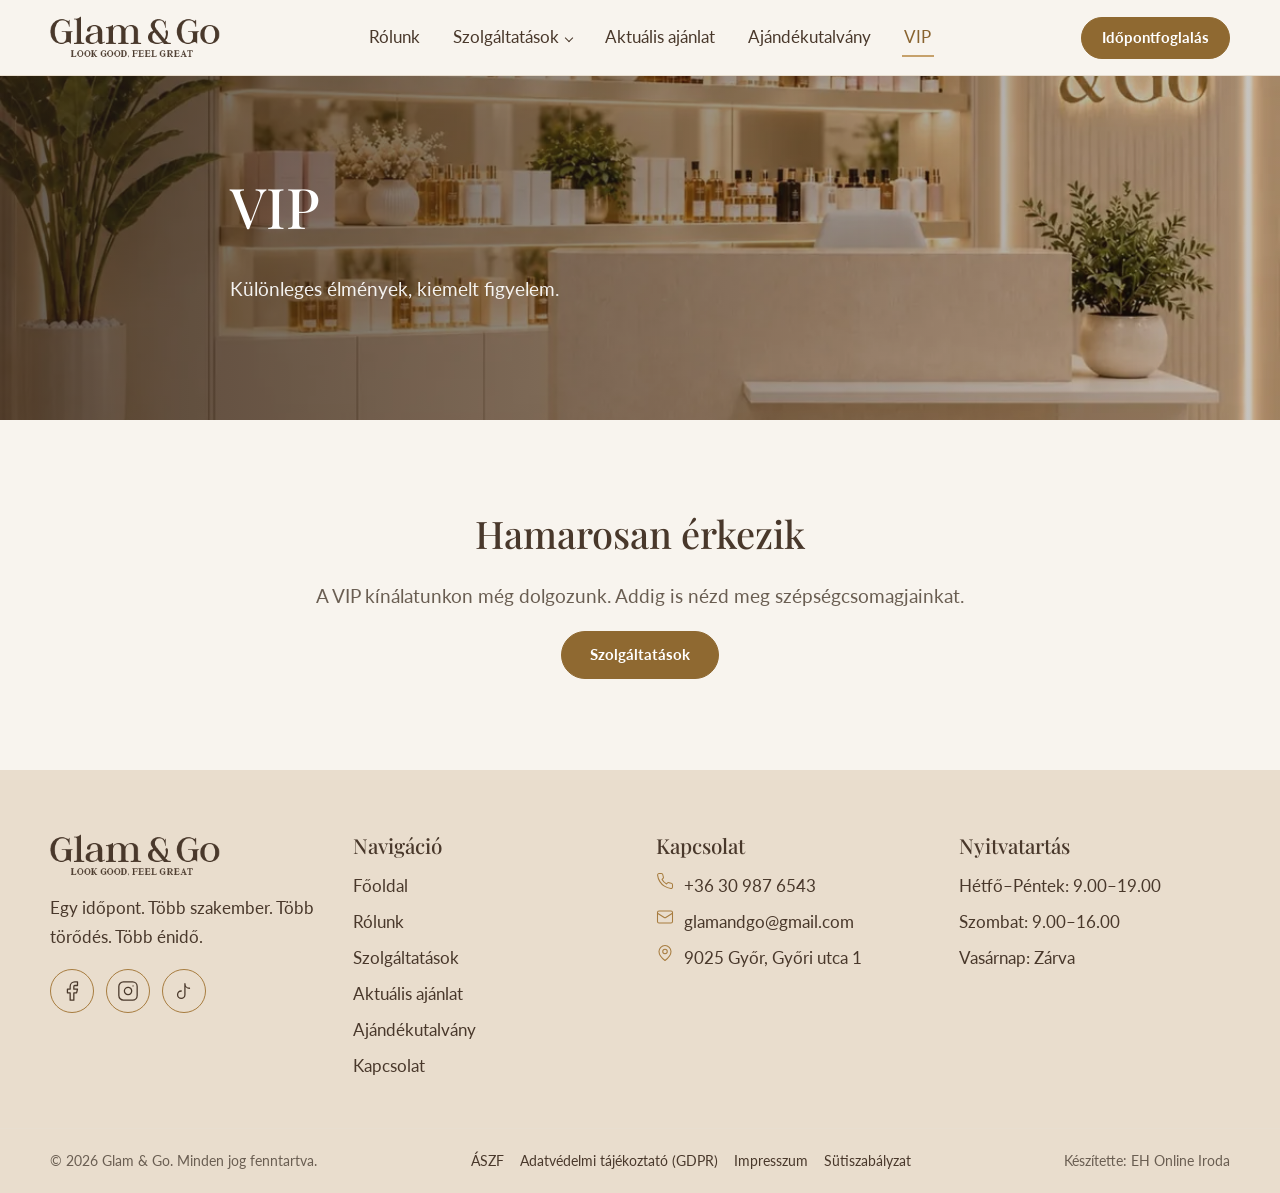
<file: vip.html>
<!doctype html>
<html lang="hu"><head><meta charset="utf-8"><meta name="viewport" content="width=device-width, initial-scale=1">
<meta name="robots" content="noindex, nofollow"><title>VIP – Glam &amp; Go (bemutató)</title>
<link rel="preconnect" href="https://fonts.googleapis.com"><link rel="preconnect" href="https://fonts.gstatic.com" crossorigin>
<link rel="stylesheet" href="https://fonts.googleapis.com/css2?family=Lato:wght@400;700&family=Playfair+Display:wght@500;600&display=swap">
<link rel="stylesheet" href="assets/css/main.css"></head>
<body class="">
<a class="screen-reader-text gg-skip" href="#content">Ugrás a tartalomhoz</a>
<header class="gg-header" id="gg-header"><div class="gg-container gg-header__inner">
<a class="gg-logo" href="index.html" aria-label="Glam &amp; Go"><img src="assets/img/logo-dark.png" alt="Glam &amp; Go" class="gg-logo__img" width="262" height="68" decoding="async"></a>
<nav class="gg-nav" aria-label="Főmenü"><ul class="gg-menu"><li class="menu-item"><a href="rolunk.html">Rólunk</a></li><li class="menu-item menu-item-has-children"><a href="szolgaltatasok.html">Szolgáltatások</a><ul class="sub-menu"><li class="menu-item gg-submenu-item"><a href="szolgaltatasok.html#valaszto">Csomagok</a></li><li class="menu-item gg-submenu-item"><a href="szolgaltatasok.html#arlista">Szolgáltatások és árak</a></li><li class="menu-item gg-submenu-item"><a href="szolgaltatasok.html#uraknak">Férfi szolgáltatások</a></li><li class="menu-item gg-submenu-item"><a href="szolgaltatasok.html#csomagok">Fix csomagok</a></li><li class="menu-item gg-submenu-item"><a href="szolgaltatasok.html#sajat-csomag">Saját csomag összeállítása</a></li><li class="menu-item gg-submenu-item"><a href="szolgaltatasok.html#gyik">Gyakori kérdések</a></li></ul></li><li class="menu-item"><a href="aktualis-ajanlat.html">Aktuális ajánlat</a></li><li class="menu-item"><a href="ajandekutalvany.html">Ajándékutalvány</a></li><li class="menu-item current-menu-item"><a href="vip.html">VIP</a></li></ul></nav>
<div class="gg-header__actions"><a class="gg-btn gg-btn--small gg-header__cta" href="idopontfoglalas.html">Időpontfoglalás</a>
<button class="gg-burger" type="button" aria-controls="gg-drawer" aria-expanded="false"><svg class="gg-icon gg-icon--menu" width="28" height="28" viewBox="0 0 24 24" fill="none" stroke="currentColor" stroke-width="1.4" stroke-linecap="round" stroke-linejoin="round" aria-hidden="true" focusable="false"><line x1="4" x2="20" y1="12" y2="12"/><line x1="4" x2="20" y1="6" y2="6"/><line x1="4" x2="20" y1="18" y2="18"/></svg><span class="screen-reader-text">Menü megnyitása</span></button></div></div></header>
<div class="gg-drawer" id="gg-drawer" aria-hidden="true"><div class="gg-drawer__overlay" data-gg-close></div>
<div class="gg-drawer__panel" role="dialog" aria-modal="true" aria-label="Menü" tabindex="-1"><button class="gg-drawer__close" type="button" data-gg-close><svg class="gg-icon gg-icon--x" width="28" height="28" viewBox="0 0 24 24" fill="none" stroke="currentColor" stroke-width="1.4" stroke-linecap="round" stroke-linejoin="round" aria-hidden="true" focusable="false"><path d="M18 6 6 18"/><path d="m6 6 12 12"/></svg><span class="screen-reader-text">Menü bezárása</span></button>
<nav aria-label="Mobil menü"><ul class="gg-drawer__menu"><li class="menu-item"><a href="rolunk.html">Rólunk</a></li><li class="menu-item menu-item-has-children"><a href="szolgaltatasok.html">Szolgáltatások</a><ul class="sub-menu"><li class="menu-item gg-submenu-item"><a href="szolgaltatasok.html#valaszto">Csomagok</a></li><li class="menu-item gg-submenu-item"><a href="szolgaltatasok.html#arlista">Szolgáltatások és árak</a></li><li class="menu-item gg-submenu-item"><a href="szolgaltatasok.html#uraknak">Férfi szolgáltatások</a></li><li class="menu-item gg-submenu-item"><a href="szolgaltatasok.html#csomagok">Fix csomagok</a></li><li class="menu-item gg-submenu-item"><a href="szolgaltatasok.html#sajat-csomag">Saját csomag összeállítása</a></li><li class="menu-item gg-submenu-item"><a href="szolgaltatasok.html#gyik">Gyakori kérdések</a></li></ul></li><li class="menu-item"><a href="aktualis-ajanlat.html">Aktuális ajánlat</a></li><li class="menu-item"><a href="ajandekutalvany.html">Ajándékutalvány</a></li><li class="menu-item current-menu-item"><a href="vip.html">VIP</a></li></ul></nav><a class="gg-btn gg-drawer__cta" href="idopontfoglalas.html">Időpontfoglalás</a></div></div>
<main id="content" class="gg-main">
<section class="gg-pagehero" style="--gg-pos: 50% 50%"><img src="assets/img/szalon-pult-1360.webp" srcset="assets/img/szalon-pult-480.webp 480w, assets/img/szalon-pult-800.webp 800w, assets/img/szalon-pult-1200.webp 1200w, assets/img/szalon-pult-1360.webp 1360w" sizes="(min-width: 1180px) 1180px, 100vw" alt="" class="gg-pagehero__bg" width="1360" height="1028" fetchpriority="high" decoding="async"><div class="gg-container gg-pagehero__inner"><h1>VIP</h1><p class="gg-lead">Különleges élmények, kiemelt figyelem.</p></div></section><section class="gg-section gg-center"><div class="gg-container gg-narrow"><h2>Hamarosan érkezik</h2><p class="gg-lead">A VIP kínálatunkon még dolgozunk. Addig is nézd meg szépségcsomagjainkat.</p><a class="gg-btn" href="szolgaltatasok.html">Szolgáltatások</a></div></section>
</main>
<footer class="gg-footer"><div class="gg-container gg-footer__grid">
<div class="gg-footer__brand"><img src="assets/img/logo-dark.png" alt="Glam &amp; Go" class="gg-footer__logo" width="262" height="68" loading="lazy" decoding="async"><p>Egy időpont. Több szakember. Több törődés. Több énidő.</p><ul class="gg-social" aria-label="Közösségi média"><li><a class="gg-social__link" href="#" aria-label="Facebook"><svg class="gg-icon gg-icon--facebook" width="22" height="22" viewBox="0 0 24 24" fill="none" stroke="currentColor" stroke-width="1.4" stroke-linecap="round" stroke-linejoin="round" aria-hidden="true" focusable="false"><path d="M18 2h-3a5 5 0 0 0-5 5v3H7v4h3v8h4v-8h3l1-4h-4V7a1 1 0 0 1 1-1h3z"/></svg></a></li><li><a class="gg-social__link" href="#" aria-label="Instagram"><svg class="gg-icon gg-icon--instagram" width="22" height="22" viewBox="0 0 24 24" fill="none" stroke="currentColor" stroke-width="1.4" stroke-linecap="round" stroke-linejoin="round" aria-hidden="true" focusable="false"><rect width="20" height="20" x="2" y="2" rx="5" ry="5"/><path d="M16 11.37A4 4 0 1 1 12.63 8 4 4 0 0 1 16 11.37z"/><line x1="17.5" x2="17.51" y1="6.5" y2="6.5"/></svg></a></li><li><a class="gg-social__link" href="#" aria-label="TikTok"><svg class="gg-icon gg-icon--tiktok" width="22" height="22" viewBox="0 0 24 24" fill="none" stroke="currentColor" stroke-width="1.4" stroke-linecap="round" stroke-linejoin="round" aria-hidden="true" focusable="false"><path d="M9 12a4 4 0 1 0 4 4V4a5 5 0 0 0 5 5"/></svg></a></li></ul></div>
<nav class="gg-footer__col" aria-label="Lábléc navigáció"><h2 class="gg-footer__title">Navigáció</h2><ul class="gg-footer__list"><li><a href="index.html">Főoldal</a></li><li><a href="rolunk.html">Rólunk</a></li><li><a href="szolgaltatasok.html">Szolgáltatások</a></li><li><a href="aktualis-ajanlat.html">Aktuális ajánlat</a></li><li><a href="ajandekutalvany.html">Ajándékutalvány</a></li><li><a href="kapcsolat.html">Kapcsolat</a></li></ul></nav>
<div class="gg-footer__col"><h2 class="gg-footer__title">Kapcsolat</h2><ul class="gg-footer__list gg-footer__contact"><li><svg class="gg-icon gg-icon--phone" width="18" height="18" viewBox="0 0 24 24" fill="none" stroke="currentColor" stroke-width="1.4" stroke-linecap="round" stroke-linejoin="round" aria-hidden="true" focusable="false"><path d="M22 16.92v3a2 2 0 0 1-2.18 2 19.79 19.79 0 0 1-8.63-3.07 19.5 19.5 0 0 1-6-6 19.79 19.79 0 0 1-3.07-8.67A2 2 0 0 1 4.11 2h3a2 2 0 0 1 2 1.72c.12.96.36 1.9.7 2.81a2 2 0 0 1-.45 2.11L8.09 9.91a16 16 0 0 0 6 6l1.27-1.27a2 2 0 0 1 2.11-.45c.91.34 1.85.58 2.81.7A2 2 0 0 1 22 16.92z"/></svg><a href="tel:+36309876543">+36 30 987 6543</a></li><li><svg class="gg-icon gg-icon--mail" width="18" height="18" viewBox="0 0 24 24" fill="none" stroke="currentColor" stroke-width="1.4" stroke-linecap="round" stroke-linejoin="round" aria-hidden="true" focusable="false"><rect width="20" height="16" x="2" y="4" rx="2"/><path d="m22 7-8.97 5.7a1.94 1.94 0 0 1-2.06 0L2 7"/></svg><a href="mailto:glamandgo@gmail.com">glamandgo@gmail.com</a></li><li><svg class="gg-icon gg-icon--map-pin" width="18" height="18" viewBox="0 0 24 24" fill="none" stroke="currentColor" stroke-width="1.4" stroke-linecap="round" stroke-linejoin="round" aria-hidden="true" focusable="false"><path d="M20 10c0 6-8 12-8 12s-8-6-8-12a8 8 0 0 1 16 0Z"/><circle cx="12" cy="10" r="3"/></svg><span>9025 Győr, Győri utca 1</span></li></ul></div>
<div class="gg-footer__col"><h2 class="gg-footer__title">Nyitvatartás</h2><ul class="gg-footer__list"><li>Hétfő–Péntek: 9.00–19.00</li><li>Szombat: 9.00–16.00</li><li>Vasárnap: Zárva</li></ul></div></div>
<div class="gg-footer__legal"><div class="gg-container gg-footer__legalinner"><p>&copy; 2026 Glam &amp; Go. Minden jog fenntartva.</p><ul class="gg-legal"><li><a href="aszf.html">ÁSZF</a></li><li><a href="adatvedelem.html">Adatvédelmi tájékoztató (GDPR)</a></li><li><a href="impresszum.html">Impresszum</a></li><li><a href="suti.html">Sütiszabályzat</a></li></ul><p class="gg-credit">Készítette: <a href="https://ehonliniroda.hu" target="_blank" rel="noopener">EH Online Iroda</a></p></div></div></footer>
<div class="gg-mobilebar"><a class="gg-btn" href="idopontfoglalas.html">Időpontfoglalás</a><a class="gg-btn gg-btn--ghost gg-mobilebar__call" href="tel:+36309876543" aria-label="Hívás"><svg class="gg-icon gg-icon--phone" width="22" height="22" viewBox="0 0 24 24" fill="none" stroke="currentColor" stroke-width="1.4" stroke-linecap="round" stroke-linejoin="round" aria-hidden="true" focusable="false"><path d="M22 16.92v3a2 2 0 0 1-2.18 2 19.79 19.79 0 0 1-8.63-3.07 19.5 19.5 0 0 1-6-6 19.79 19.79 0 0 1-3.07-8.67A2 2 0 0 1 4.11 2h3a2 2 0 0 1 2 1.72c.12.96.36 1.9.7 2.81a2 2 0 0 1-.45 2.11L8.09 9.91a16 16 0 0 0 6 6l1.27-1.27a2 2 0 0 1 2.11-.45c.91.34 1.85.58 2.81.7A2 2 0 0 1 22 16.92z"/></svg></a></div>
<button class="gg-totop" type="button" aria-label="Vissza az oldal tetejére" hidden><svg class="gg-icon gg-icon--arrow-up" width="22" height="22" viewBox="0 0 24 24" fill="none" stroke="currentColor" stroke-width="1.4" stroke-linecap="round" stroke-linejoin="round" aria-hidden="true" focusable="false"><path d="m5 12 7-7 7 7"/><path d="M12 19V5"/></svg></button>
<script src="assets/js/main.js" defer></script></body></html>
</file>
<file: assets/css/main.css>
/* ==========================================================================
   GLOW & GO – dizájnrendszer
   Minden szín, méret és térköz EGY helyen módosítható: az alábbi :root blokkban.
   ========================================================================== */
:root {
	/* Színek */
	--gg-cream: #F8F4EE;
	--gg-beige: #E9DDCD;
	--gg-white: #FFFFFF;
	--gg-gold: #C6A16B;
	--gg-gold-dark: #A77C3F;
	--gg-gold-hover: #89632F;
	--gg-text: #49382B;
	--gg-muted: #6A5E52; /* sötétítve: AA kontraszt bézs háttéren is */
	--gg-border: #E8DED0;
	--gg-deep: #3A2C21; /* férfi blokk, mélyebb barna */
	--gg-btn: #8F6931;       /* gomb háttér: fehér szöveggel 4.96:1 */
	--gg-btn-hover: #754F22;
	--gg-link: #8A6530;      /* link krém háttéren: 4.8:1 */

	/* Betűtípusok */
	--gg-font-head: "Playfair Display", Georgia, "Times New Roman", serif;
	--gg-font-body: "Lato", system-ui, -apple-system, "Segoe UI", Roboto, sans-serif;

	/* Tipográfiai skála (dinamikus) */
	--gg-h1: clamp(2.125rem, 1.4rem + 3.2vw, 3.5rem);
	--gg-h2: clamp(1.75rem, 1.4rem + 1.5vw, 2.375rem);
	--gg-h3: clamp(1.375rem, 1.25rem + 0.6vw, 1.6875rem);
	--gg-h4: clamp(1.125rem, 1.05rem + 0.3vw, 1.375rem);
	--gg-lead: clamp(1.0625rem, 1rem + 0.25vw, 1.1875rem);
	--gg-body: clamp(1rem, 0.97rem + 0.12vw, 1.0625rem);
	--gg-small: 0.875rem;

	/* Térközök, lekerekítés, árnyék */
	--gg-space-section: clamp(3.5rem, 2.5rem + 4vw, 6.5rem);
	--gg-gap: clamp(1rem, 0.6rem + 1.4vw, 2rem);
	--gg-container: 1180px;
	--gg-radius: 14px;
	--gg-radius-btn: 999px;
	--gg-shadow: 0 10px 30px rgba(73, 56, 43, 0.08);
	--gg-header-h: 76px;
}

*, *::before, *::after { box-sizing: border-box; }
html { scroll-behavior: smooth; scroll-padding-top: calc(var(--gg-header-h) + 16px); -webkit-text-size-adjust: 100%; }
body { margin: 0; background: var(--gg-cream); color: var(--gg-text); font: 400 var(--gg-body)/1.7 var(--gg-font-body); overflow-wrap: anywhere; }
body.gg-lock { overflow: hidden; }
img { max-width: 100%; height: auto; display: block; }
a { color: var(--gg-link); text-underline-offset: 3px; }
a:hover { color: var(--gg-btn-hover); }
.gg-section--beige a:not(.gg-btn) { color: var(--gg-text); text-decoration: underline; }
h1, h2, h3, h4 { font-family: var(--gg-font-head); font-weight: 500; line-height: 1.2; margin: 0 0 .6em; color: var(--gg-text); text-wrap: balance; }
h1 { font-size: var(--gg-h1); } h2 { font-size: var(--gg-h2); } h3 { font-size: var(--gg-h3); } h4 { font-size: var(--gg-h4); }
p { margin: 0 0 1em; }
ul, ol { margin: 0; padding: 0; list-style: none; }
:focus-visible { outline: 3px solid var(--gg-gold-dark); outline-offset: 3px; border-radius: 4px; }
.screen-reader-text { border: 0; clip: rect(1px,1px,1px,1px); clip-path: inset(50%); height: 1px; margin: -1px; overflow: hidden; padding: 0; position: absolute; width: 1px; white-space: nowrap; }
.gg-skip:focus { position: fixed; top: 8px; left: 8px; z-index: 1000; width: auto; height: auto; clip: auto; clip-path: none; background: var(--gg-white); padding: .75rem 1rem; }

/* Elrendezés */
.gg-container { width: min(100% - 2rem, var(--gg-container)); margin-inline: auto; }
.gg-narrow { max-width: 780px; }
.gg-section { padding-block: var(--gg-space-section); }
.gg-section--beige { background: var(--gg-beige); }
.gg-center { text-align: center; }
.gg-mt { margin-top: 2rem; }
.gg-small { font-size: var(--gg-small); color: var(--gg-muted); }
.gg-lead { font-size: var(--gg-lead); color: var(--gg-muted); max-width: 62ch; }
.gg-center .gg-lead, .gg-narrow .gg-lead { margin-inline: auto; }
.gg-split { display: grid; gap: calc(var(--gg-gap) * 2); align-items: center; }
.gg-grid { display: grid; gap: var(--gg-gap); margin-top: 2rem; }
.gg-grid--3, .gg-grid--4 { grid-template-columns: repeat(auto-fit, minmax(min(100%, 240px), 1fr)); }
.gg-empty { text-align: center; color: var(--gg-muted); }
.gg-admin-note { background: #fff7e0; border: 1px dashed var(--gg-gold-dark); padding: .75rem 1rem; border-radius: 8px; font-size: var(--gg-small); }

/* Gombok */
.gg-btn { display: inline-flex; align-items: center; justify-content: center; min-height: 48px; padding: .75rem 1.75rem; border: 1.5px solid var(--gg-btn); border-radius: var(--gg-radius-btn); background: var(--gg-btn); color: #fff; font: 700 15px/1 var(--gg-font-body); text-decoration: none; cursor: pointer; transition: background-color .2s, color .2s, border-color .2s; }
.gg-btn:hover { background: var(--gg-btn-hover); border-color: var(--gg-btn-hover); color: #fff; }
.gg-btn--small { min-height: 42px; padding: .6rem 1.25rem; }
.gg-btn--ghost { background: transparent; color: var(--gg-link); border-color: var(--gg-btn); }
.gg-section--beige .gg-btn--ghost { color: var(--gg-text); border-color: var(--gg-text); }
.gg-btn--ghost:hover, .gg-section--beige .gg-btn--ghost:hover { background: var(--gg-btn); color: #fff; border-color: var(--gg-btn); }
.gg-btn--light { background: transparent; color: #fff; border-color: rgba(255,255,255,.85); }
.gg-btn--light:hover { background: #fff; color: var(--gg-text); border-color: #fff; }
.gg-actions { display: flex; flex-wrap: wrap; gap: .75rem; margin-top: 1.5rem; }
.gg-actions--center { justify-content: center; }

/* Kártyák */
.gg-card { background: var(--gg-white); border: 1px solid var(--gg-border); border-radius: var(--gg-radius); box-shadow: var(--gg-shadow); overflow: hidden; }
.gg-card--pad { padding: 1.5rem; }
.gg-package__media { aspect-ratio: 4/3; background: linear-gradient(135deg, var(--gg-beige), var(--gg-cream)); display: grid; place-items: center; color: var(--gg-gold); }
.gg-package__media img { width: 100%; height: 100%; object-fit: cover; }
.gg-package__body { padding: 1.25rem 1.25rem 1.5rem; text-align: center; }
.gg-package__body h3 { font-size: var(--gg-h4); margin-bottom: .25rem; }
.gg-package__treat { color: var(--gg-muted); font-size: var(--gg-small); }
.gg-meta { display: flex; flex-wrap: wrap; justify-content: center; gap: .5rem 1rem; font-size: var(--gg-small); color: var(--gg-muted); }
.gg-meta span { display: inline-flex; align-items: center; gap: .35rem; }
.gg-price { font-family: var(--gg-font-head); font-size: var(--gg-h4); color: var(--gg-link); }
.gg-offer__body, .gg-quote { padding: 1.5rem; }
.gg-quote blockquote { margin: 0 0 1rem; font-family: var(--gg-font-head); font-size: var(--gg-h4); }
.gg-quote figcaption { color: var(--gg-muted); font-size: var(--gg-small); }
.gg-team { text-align: center; }

/* Fejléc (sticky, nem ugrál: fix magasság) */
.gg-header { position: sticky; top: 0; z-index: 50; height: var(--gg-header-h); background: var(--gg-cream); border-bottom: 1px solid var(--gg-border); }
.admin-bar .gg-header { top: 32px; }
@media (max-width: 782px) { .admin-bar .gg-header { top: 46px; } }
.gg-header__inner { height: 100%; display: flex; align-items: center; justify-content: space-between; gap: 1rem; }
.gg-logo img { height: 44px; width: auto; }
.gg-nav { display: none; }
.gg-menu { display: flex; gap: clamp(1rem, 2.2vw, 2.25rem); }
.gg-menu a { color: var(--gg-text); text-decoration: none; font-weight: 400; padding: .5rem .15rem; border-bottom: 2px solid transparent; }
.gg-menu a:hover, .gg-menu .current-menu-item > a, .gg-menu .current_page_item > a { border-color: var(--gg-gold); color: var(--gg-gold-hover); }
.gg-header__actions { display: flex; align-items: center; gap: .75rem; }
.gg-header__cta { display: none; }
.gg-burger { display: inline-grid; place-items: center; width: 48px; height: 48px; background: transparent; border: 0; color: var(--gg-text); cursor: pointer; }
.gg-cartlink { position: relative; color: var(--gg-text); display: inline-grid; place-items: center; width: 44px; height: 44px; }
.gg-cartlink__count { position: absolute; top: 2px; right: 0; min-width: 18px; height: 18px; padding: 0 4px; border-radius: 9px; background: var(--gg-btn); color: #fff; font-size: 11px; line-height: 18px; text-align: center; }
@media (min-width: 960px) {
	.gg-nav, .gg-header__cta { display: block; }
	.gg-header__cta { display: inline-flex; }
	.gg-burger { display: none; }
}

/* Mobil menü: jobbról becsúszó panel (~70% szélesség) */
.gg-drawer { position: fixed; inset: 0; z-index: 100; visibility: hidden; transition: visibility 0s linear .28s; }
.gg-drawer.is-open { visibility: visible; transition-delay: 0s; }
.gg-drawer__overlay { position: absolute; inset: 0; background: rgba(40,28,20,.55); opacity: 0; transition: opacity .28s ease; }
.gg-drawer.is-open .gg-drawer__overlay { opacity: 1; }
.gg-drawer__panel { position: absolute; top: 0; right: 0; bottom: 0; height: 100%; height: 100dvh; background-color: var(--gg-cream); width: 70vw; min-width: 240px; max-width: 420px; background: var(--gg-cream); padding: 1rem 1.5rem 2rem; overflow-y: auto; overscroll-behavior: contain; transform: translateX(100%); transition: transform .28s ease; box-shadow: -10px 0 30px rgba(0,0,0,.15); display: flex; flex-direction: column; gap: 1.25rem; }
.gg-drawer.is-open .gg-drawer__panel { transform: none; }
.gg-drawer__close { align-self: flex-end; width: 48px; height: 48px; display: grid; place-items: center; background: transparent; border: 0; color: var(--gg-text); cursor: pointer; margin-right: -.5rem; }
.gg-drawer__menu a { display: block; padding: .9rem 0; border-bottom: 1px solid var(--gg-border); color: var(--gg-text); text-decoration: none; font-size: 1.0625rem; }
.gg-drawer__menu .current-menu-item > a { color: var(--gg-gold-hover); }
.gg-drawer__cta { align-self: stretch; }
@media (min-width: 960px) { .gg-drawer { display: none; } }

/* Hero és oldalfejlécek */
.gg-hero, .gg-pagehero, .gg-men, .gg-offerband, .gg-cta { position: relative; isolation: isolate; color: #fff; overflow: hidden; }
.gg-hero__bg, .gg-pagehero__bg, .gg-men__bg, .gg-offerband__bg, .gg-cta__bg { position: absolute; inset: 0; width: 100%; height: 100%; object-fit: cover; z-index: -2; }
.gg-hero::after, .gg-pagehero::after, .gg-cta::after { content: ""; position: absolute; inset: 0; z-index: -1; background: linear-gradient(90deg, rgba(40,28,20,.72), rgba(40,28,20,.25)); }
.gg-hero { min-height: clamp(460px, 70vh, 720px); display: flex; align-items: center; }
.gg-hero__inner { padding-block: 4rem; }
.gg-hero h1, .gg-pagehero h1, .gg-men h2, .gg-cta h2 { color: #fff; }
.gg-hero .gg-lead, .gg-pagehero .gg-lead, .gg-men .gg-lead, .gg-cta .gg-lead { color: rgba(255,255,255,.92); }
.gg-hero h1 { max-width: 14ch; }
.gg-hero__facts { display: flex; flex-wrap: wrap; gap: .5rem 1.75rem; margin-top: 2rem; font-size: var(--gg-small); }
.gg-hero__facts li + li { padding-left: 1.75rem; border-left: 1px solid rgba(255,255,255,.5); }
.gg-pagehero { padding-block: clamp(3rem, 8vw, 6rem); }
.gg-pagehero__inner { max-width: 820px; }

/* Szekció-specifikus elrendezések */
@media (min-width: 860px) { .gg-split { grid-template-columns: 1fr 1.25fr; } .gg-care, .gg-voucher { grid-template-columns: 1fr 1fr; } }
.gg-features { display: grid; gap: var(--gg-gap); }
.gg-features--3 { grid-template-columns: repeat(auto-fit, minmax(min(100%, 190px), 1fr)); }
.gg-features--row { grid-template-columns: repeat(auto-fit, minmax(min(100%, 150px), 1fr)); margin-top: 1.5rem; }
.gg-features li { text-align: center; }
.gg-features .gg-icon, .gg-steps .gg-icon { color: var(--gg-gold-dark); margin: 0 auto .75rem; }
.gg-features h3 { font-size: var(--gg-h4); }
.gg-features p { font-size: var(--gg-small); color: var(--gg-muted); }
.gg-care, .gg-voucher { display: grid; gap: calc(var(--gg-gap) * 2); align-items: center; }
.gg-care__img img, .gg-voucher__img img { border-radius: var(--gg-radius); box-shadow: var(--gg-shadow); width: 100%; }
.gg-steps { display: grid; gap: var(--gg-gap); margin-top: 2rem; grid-template-columns: repeat(auto-fit, minmax(min(100%, 240px), 1fr)); counter-reset: step; }
.gg-steps li { text-align: center; position: relative; padding: 1.5rem; background: var(--gg-cream); border-radius: var(--gg-radius); counter-increment: step; }
.gg-steps li::before { content: counter(step); display: grid; place-items: center; width: 34px; height: 34px; margin: 0 auto 1rem; border-radius: 50%; border: 1px solid var(--gg-gold); font-family: var(--gg-font-head); color: var(--gg-gold-dark); }
.gg-steps p { font-size: var(--gg-small); color: var(--gg-muted); }

/* Férfi blokk – mélyebb, karakteresebb barna */
.gg-men { background: var(--gg-deep); padding-block: var(--gg-space-section); }
.gg-men__bg { z-index: -2; opacity: .55; object-position: 70% center; }
.gg-men::after { content: ""; position: absolute; inset: 0; z-index: -1; background: linear-gradient(90deg, var(--gg-deep) 15%, rgba(58,44,33,.35)); }
.gg-men__inner > *, .gg-offerband__inner > * { max-width: 640px; }
.gg-men__cats { display: flex; flex-wrap: wrap; gap: .6rem; margin: 1.25rem 0 1.75rem; }
.gg-men__cats li { padding: .4rem 1rem; border: 1px solid rgba(198,161,107,.7); border-radius: 999px; font-size: var(--gg-small); }

.gg-offerband { background: var(--gg-beige); color: var(--gg-text); padding-block: clamp(2.5rem, 6vw, 4.5rem); }
.gg-offerband__bg { z-index: -1; }
.gg-offerband h2 { color: var(--gg-text); }
.gg-offerband__inner p { color: var(--gg-muted); }
.gg-gallery { display: grid; grid-template-columns: repeat(auto-fit, minmax(min(100%, 260px), 1fr)); gap: var(--gg-gap); margin-top: 2rem; }
.gg-gallery img { width: 100%; aspect-ratio: 4/3; object-fit: cover; border-radius: var(--gg-radius); transition: transform .5s ease; }
.gg-gallery li { overflow: hidden; border-radius: var(--gg-radius); }
.gg-gallery li:hover img { transform: scale(1.04); }

/* GYIK */
.gg-faq details { background: var(--gg-white); border: 1px solid var(--gg-border); border-radius: 12px; margin-bottom: .75rem; }
.gg-faq summary { display: flex; justify-content: space-between; align-items: center; gap: 1rem; padding: 1.1rem 1.25rem; cursor: pointer; font-weight: 700; list-style: none; }
.gg-faq summary::-webkit-details-marker { display: none; }
.gg-faq .gg-icon { flex: none; color: var(--gg-gold-dark); transition: transform .2s; }
.gg-faq details[open] .gg-icon { transform: rotate(180deg); }
.gg-faq p { padding: 0 1.25rem 1.25rem; margin: 0; color: var(--gg-muted); }

/* Űrlap- és hírlevél-keretek (Fluent Forms / MailPoet örökli a téma mezőstílusát) */
.gg-formwrap, .gg-newsletter { text-align: left; }
.gg-formwrap input:not([type=checkbox]):not([type=radio]):not([type=submit]), .gg-formwrap textarea, .gg-formwrap select,
.gg-newsletter input:not([type=checkbox]):not([type=radio]):not([type=submit]), .woocommerce input.input-text, .woocommerce textarea, .woocommerce select {
	width: 100%; min-height: 48px; padding: .7rem 1rem; border: 1px solid var(--gg-border); border-radius: 10px; background: var(--gg-white); color: var(--gg-text); font: inherit;
}
.gg-formwrap button[type=submit], .gg-formwrap .ff-btn-submit, .gg-newsletter input[type=submit], .gg-newsletter button[type=submit] { background: var(--gg-btn) !important; color: #fff !important; border: 0; border-radius: var(--gg-radius-btn) !important; min-height: 48px; padding: .75rem 1.75rem; font-weight: 700; cursor: pointer; }
.gg-formwrap button[type=submit]:hover, .gg-newsletter input[type=submit]:hover { background: var(--gg-btn-hover) !important; }
.gg-contactlist li { display: flex; gap: .75rem; align-items: center; margin-bottom: .6rem; }
.gg-contactlist .gg-icon, .gg-footer__contact .gg-icon { color: var(--gg-gold-dark); flex: none; }

/* Záró CTA */
.gg-cta { padding-block: clamp(3.5rem, 8vw, 6rem); text-align: center; }
.gg-cta::after { background: rgba(40,28,20,.62); }
.gg-cta__inner .gg-lead { margin-inline: auto; margin-bottom: 1.5rem; }

/* Lábléc */
.gg-footer { background: var(--gg-beige); padding-top: clamp(2.5rem, 5vw, 4rem); }
.gg-footer__grid { display: grid; gap: 2rem; grid-template-columns: repeat(auto-fit, minmax(min(100%, 200px), 1fr)); }
.gg-footer__logo { height: 44px; width: auto; margin-bottom: 1rem; }
.gg-footer__title { font-family: var(--gg-font-head); font-size: var(--gg-h4); margin-bottom: .8rem; }
.gg-footer__list li { margin-bottom: .45rem; }
.gg-footer a { color: var(--gg-text); text-decoration: none; }
.gg-footer a:hover { color: var(--gg-gold-hover); text-decoration: underline; }
.gg-footer__contact li { display: flex; gap: .6rem; align-items: flex-start; }
.gg-social { display: flex; flex-wrap: wrap; gap: .5rem 1rem; }
.gg-footer__legal { margin-top: 2.5rem; border-top: 1px solid var(--gg-border); padding-block: 1.25rem; font-size: var(--gg-small); color: var(--gg-muted); }
.gg-footer__legalinner { display: flex; flex-wrap: wrap; gap: .5rem 1.5rem; justify-content: space-between; align-items: center; }
.gg-footer__legalinner p { margin: 0; }
.gg-legal { display: flex; gap: 1rem; }
/* Készítő-link: a lábléc szövegszínét örökli, nem kék / nem aláhúzott */
.gg-credit a { color: inherit; text-decoration: none; }
.gg-credit a:hover, .gg-credit a:focus-visible { color: var(--gg-gold-hover); text-decoration: underline; }

/* Vissza a tetejére */
.gg-totop { position: fixed; right: max(1rem, env(safe-area-inset-right)); bottom: max(1rem, env(safe-area-inset-bottom)); z-index: 60; width: 48px; height: 48px; display: grid; place-items: center; border-radius: 50%; border: 1px solid var(--gg-gold-dark); background: var(--gg-btn); color: #fff; cursor: pointer; box-shadow: var(--gg-shadow); opacity: 0; transform: translateY(8px); transition: opacity .25s, transform .25s, background-color .2s; }
.gg-totop.is-visible { opacity: 1; transform: none; }
.gg-totop:hover { background: var(--gg-btn-hover); }
.gg-totop[hidden] { display: none; }

/* 404 */
.gg-404__num { font-family: var(--gg-font-head); font-size: clamp(5rem, 18vw, 10rem); line-height: 1; color: var(--gg-gold); margin: 0; }

/* Tartalom (Gutenberg) */
.gg-content > * + * { margin-top: 1.25em; }
.gg-content img { border-radius: var(--gg-radius); }
.gg-content .alignwide { max-width: 1180px; } .gg-content .alignfull { max-width: none; }
.gg-content .wp-block-button__link { background: var(--gg-btn); border-radius: var(--gg-radius-btn); color: #fff; padding: .85rem 1.75rem; font-weight: 700; }
.gg-content .wp-block-button__link:hover { background: var(--gg-btn-hover); }

/* ==========================================================================
   WOOCOMMERCE – a bézs–arany arculatban
   ========================================================================== */
.woocommerce ul.products { display: grid; grid-template-columns: repeat(auto-fill, minmax(min(100%, 240px), 1fr)); gap: var(--gg-gap); margin: 0; padding: 0; }
.woocommerce ul.products::before, .woocommerce ul.products::after { display: none; }
.woocommerce ul.products li.product { float: none; width: auto; margin: 0; background: var(--gg-white); border: 1px solid var(--gg-border); border-radius: var(--gg-radius); box-shadow: var(--gg-shadow); padding: 0 0 1.25rem; text-align: center; overflow: hidden; }
.woocommerce ul.products li.product img { width: 100%; aspect-ratio: 1; object-fit: cover; margin: 0 0 1rem; }
.woocommerce ul.products li.product .woocommerce-loop-product__title { font-family: var(--gg-font-head); font-size: var(--gg-h4); padding: 0 1rem; }
.woocommerce .price, .woocommerce ul.products li.product .price { color: var(--gg-link); font-weight: 700; }
.woocommerce a.button, .woocommerce button.button, .woocommerce input.button, .woocommerce #respond input#submit, .woocommerce a.button.alt, .woocommerce button.button.alt, .wc-block-components-button:not(.is-link) {
	background: var(--gg-btn); color: #fff; border-radius: var(--gg-radius-btn); padding: .8rem 1.6rem; font: 700 15px/1.2 var(--gg-font-body); border: 0;
}
.woocommerce a.button:hover, .woocommerce button.button:hover, .woocommerce a.button.alt:hover, .woocommerce button.button.alt:hover, .wc-block-components-button:not(.is-link):hover { background: var(--gg-btn-hover); color: #fff; }
.woocommerce span.onsale { background: var(--gg-btn); color: #fff; min-height: 0; min-width: 0; line-height: 1; padding: .5rem .8rem; border-radius: 999px; }
.woocommerce div.product { display: grid; gap: calc(var(--gg-gap) * 2); }
@media (min-width: 860px) { .woocommerce div.product { grid-template-columns: 1fr 1fr; } .woocommerce div.product .woocommerce-tabs, .woocommerce div.product .related, .woocommerce div.product .upsells { grid-column: 1 / -1; } }
.woocommerce div.product div.images, .woocommerce div.product div.summary { float: none; width: auto; margin: 0; }
.woocommerce div.product div.images img { border-radius: var(--gg-radius); }
.woocommerce div.product .product_title { font-size: var(--gg-h2); }
.woocommerce div.product p.price { font-size: var(--gg-h3); font-family: var(--gg-font-head); }
.woocommerce div.product form.cart { display: flex; flex-wrap: wrap; gap: .75rem; align-items: center; }
.woocommerce .quantity .qty { min-height: 48px; width: 5rem; border: 1px solid var(--gg-border); border-radius: 10px; text-align: center; }
.woocommerce div.product .woocommerce-tabs ul.tabs { padding: 0; margin: 0 0 1.5rem; display: flex; gap: .5rem; flex-wrap: wrap; border-bottom: 1px solid var(--gg-border); }
.woocommerce div.product .woocommerce-tabs ul.tabs::before { display: none; }
.woocommerce div.product .woocommerce-tabs ul.tabs li { background: transparent; border: 0; border-radius: 0; margin: 0; padding: 0; }
.woocommerce div.product .woocommerce-tabs ul.tabs li a { padding: .75rem 1rem; color: var(--gg-muted); font-weight: 700; }
.woocommerce div.product .woocommerce-tabs ul.tabs li.active a { color: var(--gg-gold-hover); }
.woocommerce div.product .woocommerce-tabs ul.tabs li::before, .woocommerce div.product .woocommerce-tabs ul.tabs li::after { display: none; }
.woocommerce table.shop_table { border: 1px solid var(--gg-border); border-radius: var(--gg-radius); background: var(--gg-white); border-collapse: separate; overflow: hidden; }
.woocommerce table.shop_table_responsive tr td, .woocommerce table.shop_table th, .woocommerce table.shop_table td { border-color: var(--gg-border); }
.woocommerce .cart_totals, .woocommerce-checkout #order_review { background: var(--gg-white); border: 1px solid var(--gg-border); border-radius: var(--gg-radius); padding: 1.5rem; }
.woocommerce-checkout #payment { background: var(--gg-beige); border-radius: var(--gg-radius); }
.woocommerce-message, .woocommerce-info, .woocommerce-error { border-top-color: var(--gg-gold-dark); background: var(--gg-white); border-radius: 8px; }
.woocommerce-message::before, .woocommerce-info::before { color: var(--gg-gold-dark); }
.woocommerce form .form-row label { font-weight: 700; font-size: var(--gg-small); }
.woocommerce-checkout .col2-set { display: grid; gap: var(--gg-gap); }
@media (min-width: 860px) { .woocommerce-checkout .col2-set { grid-template-columns: 1fr 1fr; } .woocommerce-checkout .col2-set .col-1, .woocommerce-checkout .col2-set .col-2 { float: none; width: auto; } }
.gg-crumb-space { height: 1.5rem; }
.woocommerce-breadcrumb { color: var(--gg-muted); font-size: var(--gg-small); }

/* Csökkentett mozgás */
@media (prefers-reduced-motion: reduce) {
	html { scroll-behavior: auto; }
	*, *::before, *::after { animation-duration: .01ms !important; animation-iteration-count: 1 !important; transition-duration: .01ms !important; transition-delay: 0s !important; }
}

/* ==========================================================================
   v1.1 – Rólunk, Szolgáltatások, galéria, harmonika
   ========================================================================== */
.gg-muted { color: var(--gg-muted); }
.gg-split--even { grid-template-columns: 1fr; }
@media (min-width: 860px) { .gg-split--even { grid-template-columns: 1fr 1fr; } }

/* Mobilmenü: soha nem átlátszó panel, a menüpontok is saját háttéren */
.gg-drawer__panel > nav, .gg-drawer__menu { background: var(--gg-cream); }
.gg-drawer__menu { list-style: none; margin: 0; padding: 0; }

/* Polylang nyelvváltó (később): a zászlók illeszkednek a menühöz, most nem jelennek meg */
.gg-menu .lang-item img, .gg-drawer__menu .lang-item img { display: inline-block; width: 20px; height: auto; vertical-align: -3px; }

/* Rólunk – történet */
.gg-stories { display: grid; gap: clamp(2.5rem, 6vw, 5rem); margin-top: 3rem; }
.gg-story { display: grid; gap: calc(var(--gg-gap) * 1.5); align-items: center; }
.gg-story__img img { width: 100%; aspect-ratio: 4/3; object-fit: cover; border-radius: var(--gg-radius); box-shadow: var(--gg-shadow); }
.gg-story__icon { display: inline-grid; place-items: center; width: 48px; height: 48px; border-radius: 50%; border: 1px solid var(--gg-gold); color: var(--gg-gold-dark); background: var(--gg-cream); margin-bottom: .75rem; }
.gg-story__text h3 { font-size: var(--gg-h3); }
.gg-story__text p { color: var(--gg-text); max-width: 60ch; }
@media (min-width: 860px) { .gg-story { grid-template-columns: 1fr 1fr; } .gg-story--flip .gg-story__img { order: 2; } }
.gg-promises { display: grid; gap: var(--gg-gap); margin-top: 2rem; grid-template-columns: repeat(auto-fit, minmax(min(100%, 170px), 1fr)); }
.gg-promises li { text-align: center; display: grid; justify-items: center; gap: .75rem; color: var(--gg-text); }
.gg-promises .gg-icon { color: var(--gg-gold-dark); }
.gg-tagline { font-family: var(--gg-font-head); font-size: var(--gg-h3); margin-top: 2.5rem; }

/* Csapat – boltív-keretes portrék (a szalon ívei visszaköszönnek) */
.gg-team-row { display: flex; flex-wrap: wrap; justify-content: center; gap: clamp(1.5rem, 4vw, 3rem); margin-top: 2.5rem; }
.gg-member { flex: 0 1 280px; text-align: center; }
.gg-member__photo { position: relative; width: min(100%, 260px); aspect-ratio: 3/4; margin: 0 auto 1.25rem; border-radius: 999px 999px 18px 18px; overflow: hidden; background: linear-gradient(160deg, var(--gg-cream), var(--gg-beige)); display: grid; place-items: center; color: var(--gg-gold-dark); outline: 1px solid var(--gg-gold); outline-offset: 8px; }
.gg-member__photo img { width: 100%; height: 100%; object-fit: cover; }
.gg-member h3 { margin-bottom: .15rem; }
.gg-member__role { color: var(--gg-link); font-weight: 700; font-size: var(--gg-small); margin-bottom: .5rem; }
.gg-member__text { color: var(--gg-muted); font-size: var(--gg-small); }

/* Miért válassz minket */
.gg-why { display: grid; gap: calc(var(--gg-gap) * 2); align-items: center; }
@media (min-width: 860px) { .gg-why { grid-template-columns: 1.2fr 1fr; } }
.gg-checks li { display: flex; gap: .75rem; align-items: flex-start; padding: .5rem 0; }
.gg-checks .gg-icon { color: var(--gg-gold-dark); flex: none; margin-top: .2rem; }
.gg-stats { display: grid; grid-template-columns: repeat(auto-fit, minmax(130px, 1fr)); gap: var(--gg-gap); margin: 0; }
.gg-stats div { background: var(--gg-white); border: 1px solid var(--gg-border); border-radius: var(--gg-radius); padding: 1.25rem; text-align: center; }
.gg-stats dt { font-family: var(--gg-font-head); font-size: var(--gg-h2); color: var(--gg-link); line-height: 1.1; }
.gg-stats dd { margin: .25rem 0 0; font-size: var(--gg-small); color: var(--gg-muted); }

/* Galéria – mozaik */
.gg-mosaic { display: grid; gap: .75rem; margin-top: 2rem; grid-template-columns: repeat(2, 1fr); grid-auto-rows: clamp(120px, 28vw, 200px); grid-auto-flow: dense; }
.gg-mosaic__item { overflow: hidden; border-radius: var(--gg-radius); }
.gg-mosaic__item.is-wide { grid-column: span 2; }
.gg-mosaic__item.is-tall { grid-row: span 2; }
.gg-mosaic__btn { display: block; width: 100%; height: 100%; padding: 0; border: 0; background: none; cursor: zoom-in; }
.gg-mosaic__btn img { width: 100%; height: 100%; object-fit: cover; transition: transform .5s ease; }
.gg-mosaic__btn:hover img { transform: scale(1.05); }
@media (min-width: 860px) { .gg-mosaic { grid-template-columns: repeat(4, 1fr); grid-auto-rows: 190px; } }
.gg-lightbox { border: 0; padding: 0; background: transparent; max-width: 100vw; max-height: 100dvh; width: 100%; height: 100%; }
.gg-lightbox::backdrop { background: rgba(30,20,14,.92); }
.gg-lightbox__inner { position: relative; width: 100%; height: 100%; display: grid; place-items: center; padding: 3.5rem 1rem; }
.gg-lightbox img { max-width: 100%; max-height: 100%; width: auto; height: auto; border-radius: 10px; object-fit: contain; }
.gg-lightbox button { position: absolute; width: 48px; height: 48px; display: grid; place-items: center; border-radius: 50%; border: 0; background: rgba(255,255,255,.16); color: #fff; cursor: pointer; }
.gg-lightbox button:hover { background: rgba(255,255,255,.3); }
.gg-lightbox__close { top: .75rem; right: .75rem; } .gg-lightbox__prev { left: .5rem; top: 50%; } .gg-lightbox__next { right: .5rem; top: 50%; }

/* Szolgáltatások */
.gg-trustbar { background: var(--gg-beige); border-bottom: 1px solid var(--gg-border); }
.gg-trustbar ul { display: flex; flex-wrap: wrap; justify-content: center; gap: .5rem 2.5rem; padding-block: 1rem; font-size: var(--gg-small); }
.gg-trustbar li { display: inline-flex; gap: .5rem; align-items: center; } .gg-trustbar .gg-icon { color: var(--gg-gold-dark); }
.gg-chooser__img img { width: 100%; aspect-ratio: 16/10; object-fit: cover; }
.gg-chooser__body { padding: 1.5rem; text-align: center; }
.gg-chooser__body .gg-meta { margin: .75rem 0 1.25rem; }
.gg-pkgcat { margin-top: clamp(2.5rem, 5vw, 4rem); scroll-margin-top: calc(var(--gg-header-h) + 16px); }
.gg-pkgcat h3 { display: flex; gap: .6rem; align-items: center; } .gg-pkgcat h3 .gg-icon { color: var(--gg-gold-dark); }
.gg-pricegrid { display: grid; gap: var(--gg-gap); margin-top: 2rem; grid-template-columns: repeat(auto-fit, minmax(min(100%, 320px), 1fr)); align-items: start; }
.gg-pricecard { padding: 1.5rem; }
.gg-pricecard h3 { font-size: var(--gg-h4); padding-bottom: .75rem; border-bottom: 1px solid var(--gg-gold); }
.gg-pricecard__note { color: var(--gg-gold-hover); font-weight: 700; font-size: var(--gg-small); }
.gg-acc > details, .gg-acc__row { border-bottom: 1px solid var(--gg-border); }
.gg-acc summary, .gg-acc__row { display: flex; align-items: center; gap: .75rem; padding: .85rem 0; list-style: none; }
.gg-acc summary { cursor: pointer; }
.gg-acc summary::-webkit-details-marker { display: none; }
.gg-acc__name { flex: 1; min-width: 0; } .gg-acc__name small { display: block; color: var(--gg-muted); font-size: .8125rem; }
.gg-acc__price { font-weight: 700; white-space: nowrap; color: var(--gg-gold-hover); }
.gg-acc .gg-icon { flex: none; color: var(--gg-gold-dark); transition: transform .2s; }
.gg-acc details[open] .gg-icon { transform: rotate(180deg); }
.gg-acc__body { padding: 0 0 1rem; color: var(--gg-muted); font-size: var(--gg-small); }
.gg-acc__body p:last-child { margin-bottom: 0; }
.gg-men--page { background: var(--gg-deep); }
.gg-custompkg { display: grid; gap: calc(var(--gg-gap) * 2); align-items: center; }
@media (min-width: 860px) { .gg-custompkg { grid-template-columns: 1.3fr 1fr; } }
.gg-miniSteps { list-style: decimal; padding-left: 1.25rem; margin: 0 0 1.5rem; color: var(--gg-text); }
.gg-miniSteps li { padding: .2rem 0; }
.gg-custompkg__list { background: var(--gg-white); border: 1px solid var(--gg-border); border-radius: var(--gg-radius); padding: 1.5rem; display: grid; gap: .75rem; }
.gg-custompkg__list li { display: flex; gap: .75rem; } .gg-custompkg__list .gg-icon { color: var(--gg-gold-dark); flex: none; margin-top: .2rem; }
.gg-legal-doc h2, .gg-legal-doc h3 { margin-top: 1.5em; }

/* Mobil akciósáv: a foglalás és a hívás mindig elérhető (ügyfélszerzés) */
.gg-mobilebar { position: fixed; left: 0; right: 0; bottom: 0; z-index: 55; display: flex; gap: .6rem; padding: .6rem 1rem calc(.6rem + env(safe-area-inset-bottom)); background: var(--gg-cream); border-top: 1px solid var(--gg-border); }
.gg-mobilebar .gg-btn { flex: 1; background-color: var(--gg-btn); }
.gg-mobilebar .gg-mobilebar__call { flex: 0 0 56px; padding: 0; background: var(--gg-white); }
.gg-mobilebar .gg-mobilebar__call:hover { background: var(--gg-btn); }
body { padding-bottom: 0; }
@media (max-width: 959px) { body { padding-bottom: 72px; } .gg-totop { bottom: calc(84px + env(safe-area-inset-bottom)); } }
@media (min-width: 960px) { .gg-mobilebar { display: none; } }


/* v1.2 – magasabb oldalfejléc, egységes csomagkártyák, social ikonok */
.gg-pagehero__bg { object-position: var(--gg-pos, 50% 50%); }
.gg-pagehero--tall { min-height: clamp(380px, 62vh, 640px); display: flex; align-items: center; }
.gg-hero__bg { object-position: 50% 80%; }
.gg-grid--pkg { grid-template-columns: repeat(auto-fit, minmax(min(100%, 300px), 1fr)); }
.gg-package { display: flex; flex-direction: column; height: 100%; }
.gg-package__media { flex: none; aspect-ratio: 4/3; overflow: hidden; }
.gg-package__media img { width: 100%; height: 100%; object-fit: cover; display: block; }
.gg-package__body { flex: 1; display: flex; flex-direction: column; align-items: center; }
.gg-package__body h3 { min-height: 2.4em; display: flex; align-items: center; justify-content: center; }
.gg-package__treat { min-height: 2.9em; margin-bottom: .5rem; }
.gg-package__body .gg-btn { margin-top: auto; }
.gg-price { min-height: 1.7em; margin: .25rem 0 1rem; }
.gg-social { display: flex; gap: .75rem; margin-top: 1rem; }
.gg-social__link { display: inline-grid; place-items: center; width: 44px; height: 44px; border-radius: 50%; border: 1px solid var(--gg-gold-dark); color: var(--gg-gold-dark); background: transparent; transition: background-color .2s, color .2s; }
.gg-social__link:hover, .gg-social__link:focus-visible { background: var(--gg-btn); color: #fff; text-decoration: none; }

/* Oldalon belüli gyorsmenü (Szolgáltatások) */
.gg-pagenav { position: sticky; top: var(--gg-header-h); z-index: 40; background: var(--gg-white); border-bottom: 1px solid var(--gg-border); }
.admin-bar .gg-pagenav { top: calc(var(--gg-header-h) + 32px); }
.gg-pagenav ul { display: flex; gap: .25rem 1.5rem; overflow-x: auto; white-space: nowrap; padding-block: .25rem; scrollbar-width: thin; }
.gg-pagenav a { display: inline-block; padding: .7rem .25rem; color: var(--gg-text); text-decoration: none; font-size: var(--gg-small); font-weight: 700; border-bottom: 2px solid transparent; }
.gg-pagenav a:hover, .gg-pagenav a:focus-visible { border-color: var(--gg-gold); color: var(--gg-gold-hover); }
@media (min-width: 960px) { .gg-pagenav ul { justify-content: center; } }
html { scroll-padding-top: calc(var(--gg-header-h) + 64px); }


/* ==========================================================================
   v1.3 – főoldal, vélemények, Rólunk-bővítések, almenü, olvashatóság
   ========================================================================== */
.gg-container--wide { width: min(100% - 2rem, 1360px); }
.gg-pricegrid { grid-template-columns: repeat(auto-fit, minmax(min(100%, 380px), 1fr)); gap: clamp(1rem, 2vw, 2rem); }
.gg-container--wide .gg-pricecard { padding: clamp(1.25rem, 2vw, 2rem); }
.gg-acc__body { font-size: 1rem; line-height: 1.7; }
.gg-eyebrow { text-transform: uppercase; letter-spacing: .12em; font-size: var(--gg-small); font-weight: 700; margin-bottom: .75rem; color: rgba(255,255,255,.95); }
.gg-todo { outline: 1px dashed var(--gg-gold); outline-offset: 3px; border-radius: 4px; color: inherit; }
.gg-hero .gg-todo, .gg-cta .gg-todo { outline-color: rgba(255,255,255,.7); }

/* Ajándék / ajánlat sáv: sötét, jól olvasható szöveg + áttetsző krém panel */
.gg-offerband--gift .gg-offerband__inner > * { max-width: none; }
.gg-offerband--gift .gg-offerband__inner { background: rgba(248,244,238,.88); border-radius: var(--gg-radius); padding: clamp(1.5rem, 4vw, 2.75rem); max-width: 760px; margin-inline: auto; text-align: center; }
.gg-offerband--gift h2 { color: var(--gg-text); }
.gg-offerband--gift .gg-offerband__inner p { color: var(--gg-text); font-size: var(--gg-lead); }
/* Térköz a láblécszínű sávval (ajándék és időpontfoglalás között) */
.gg-divider { background: var(--gg-beige); height: 64px; display: grid; place-items: center; }
.gg-divider span { display: inline-grid; place-items: center; width: 40px; height: 40px; border-radius: 50%; border: 1px solid var(--gg-gold); color: var(--gg-gold-dark); background: var(--gg-cream); }

/* Vendégvélemények – lágy kártyák */
.gg-reviews { display: grid; gap: var(--gg-gap); margin-top: 2rem; grid-template-columns: repeat(auto-fit, minmax(min(100%, 300px), 1fr)); }
.gg-review { position: relative; background: var(--gg-white); border: 1px solid var(--gg-border); border-radius: 22px; padding: 2.75rem 1.75rem 1.75rem; box-shadow: 0 14px 34px rgba(73,56,43,.07); display: flex; flex-direction: column; gap: .75rem; }
.gg-review__mark { position: absolute; top: -20px; left: 1.5rem; width: 44px; height: 44px; display: grid; place-items: center; border-radius: 50%; background: var(--gg-cream); border: 1px solid var(--gg-gold); color: var(--gg-gold-dark); }
.gg-stars { display: flex; gap: 2px; color: var(--gg-gold); }
.gg-stars svg { fill: currentColor; }
.gg-review blockquote { margin: 0; flex: 1; font-family: var(--gg-font-head); font-size: 1.1875rem; line-height: 1.55; color: var(--gg-text); }
.gg-review__name { margin: 0; padding-top: .75rem; border-top: 1px solid var(--gg-border); font-size: var(--gg-small); font-weight: 700; color: var(--gg-muted); }

/* Rólunk – Miért válassz minket (3 oszlop) + 4 pillér */
.gg-why3 { display: grid; gap: calc(var(--gg-gap) * 1.5); margin-top: 2rem; align-items: stretch; }
@media (min-width: 860px) { .gg-why3 { grid-template-columns: 1fr 1fr 1fr; } }
.gg-why3 .gg-checks { align-self: center; }
.gg-statbox { margin: 0; display: grid; grid-template-columns: 1fr 1fr; background: var(--gg-white); border: 1px solid var(--gg-border); border-radius: var(--gg-radius); box-shadow: var(--gg-shadow); align-content: stretch; overflow: hidden; }
.gg-statbox div { display: flex; flex-direction: column; justify-content: center; text-align: center; padding: 1.5rem 1rem; min-height: 130px; }
.gg-statbox div:nth-child(odd) { border-right: 1px solid var(--gg-border); } .gg-statbox div:nth-child(-n+2) { border-bottom: 1px solid var(--gg-border); }
.gg-statbox dt { font-family: var(--gg-font-head); font-size: var(--gg-h2); color: var(--gg-link); line-height: 1.1; }
.gg-statbox dd { margin: .35rem 0 0; font-size: var(--gg-small); color: var(--gg-muted); }
.gg-why3__img img { width: 100%; height: 100%; min-height: 260px; object-fit: cover; border-radius: var(--gg-radius); box-shadow: var(--gg-shadow); }
.gg-pillars { display: grid; gap: var(--gg-gap); margin-top: clamp(2rem, 4vw, 3rem); grid-template-columns: repeat(auto-fit, minmax(min(100%, 220px), 1fr)); }
.gg-pillars li { background: var(--gg-white); border: 1px solid var(--gg-border); border-radius: var(--gg-radius); padding: 1.5rem; text-align: center; }
.gg-pillars .gg-icon { color: var(--gg-gold-dark); margin: 0 auto .75rem; }
.gg-pillars h3 { font-size: var(--gg-h4); } .gg-pillars p { margin: 0; font-size: var(--gg-small); color: var(--gg-muted); }

/* Főoldal – összehasonlítás, kezelés-csempék, rólunk-blokk, kapcsolat */
.gg-compare { display: grid; gap: var(--gg-gap); margin-top: 2rem; }
@media (min-width: 760px) { .gg-compare { grid-template-columns: 1fr 1fr; } }
.gg-compare__col { border-radius: var(--gg-radius); padding: clamp(1.25rem, 3vw, 2rem); border: 1px solid var(--gg-border); background: var(--gg-white); }
.gg-compare__col h3 { font-size: var(--gg-h3); }
.gg-compare__col li { display: flex; gap: .75rem; padding: .5rem 0; align-items: flex-start; } .gg-compare__col .gg-icon { flex: none; margin-top: .2rem; }
.gg-compare__col--old { background: transparent; color: var(--gg-muted); } .gg-compare__col--old .gg-icon { color: var(--gg-muted); }
.gg-compare__col--new { border: 2px solid var(--gg-gold); box-shadow: var(--gg-shadow); } .gg-compare__col--new .gg-icon { color: var(--gg-gold-dark); }
.gg-tiles { display: grid; gap: var(--gg-gap); margin-top: 2rem; grid-template-columns: repeat(2, 1fr); }
@media (min-width: 860px) { .gg-tiles { grid-template-columns: repeat(4, 1fr); } }
.gg-tile { position: relative; display: block; aspect-ratio: 3/4; overflow: hidden; border-radius: var(--gg-radius); color: #fff; text-decoration: none; isolation: isolate; }
.gg-tile img { position: absolute; inset: 0; width: 100%; height: 100%; object-fit: cover; z-index: -2; transition: transform .5s ease; }
.gg-tile::after { content: ""; position: absolute; inset: 0; z-index: -1; background: linear-gradient(180deg, rgba(40,28,20,0) 35%, rgba(40,28,20,.82)); }
.gg-tile:hover img { transform: scale(1.05); }
.gg-tile__label { position: absolute; left: 0; right: 0; bottom: 0; padding: 1rem; display: grid; gap: .15rem; }
.gg-tile__label strong { font-family: var(--gg-font-head); font-weight: 500; font-size: 1.1875rem; line-height: 1.25; } .gg-tile__label small { font-size: var(--gg-small); opacity: .95; }
.gg-aboutmini { display: grid; gap: calc(var(--gg-gap) * 2); align-items: center; }
@media (min-width: 860px) { .gg-aboutmini { grid-template-columns: 5fr 7fr; } }
.gg-aboutmini__img img { width: 100%; aspect-ratio: 4/5; object-fit: cover; border-radius: 200px 200px var(--gg-radius) var(--gg-radius); box-shadow: var(--gg-shadow); }
.gg-aboutmini .gg-checks { margin: 1rem 0; }
.gg-contactgrid { display: grid; gap: var(--gg-gap); margin-top: 2rem; align-items: start; }
@media (min-width: 860px) { .gg-contactgrid { grid-template-columns: 1fr 1.2fr; } }
.gg-contactcard .gg-contactlist li { align-items: flex-start; }

/* Főmenü – lenyíló almenü (asztali) és behúzott almenü (mobil) */
.gg-menu > li { position: relative; }
.gg-menu .menu-item-has-children > a::after { content: ""; display: inline-block; width: 6px; height: 6px; margin-left: .45rem; border-right: 1.5px solid currentColor; border-bottom: 1.5px solid currentColor; transform: translateY(-2px) rotate(45deg); }
.gg-menu .sub-menu { position: absolute; top: 100%; left: -1rem; min-width: 260px; margin: 0; padding: .5rem 0; background: var(--gg-white); border: 1px solid var(--gg-border); border-radius: 12px; box-shadow: var(--gg-shadow); opacity: 0; visibility: hidden; transform: translateY(6px); transition: opacity .18s, transform .18s, visibility 0s linear .18s; z-index: 60; list-style: none; }
.gg-menu li:hover > .sub-menu, .gg-menu li:focus-within > .sub-menu { opacity: 1; visibility: visible; transform: none; transition-delay: 0s; }
.gg-menu .sub-menu a { display: block; padding: .6rem 1.25rem; border: 0; white-space: nowrap; }
.gg-menu .sub-menu a:hover, .gg-menu .sub-menu a:focus-visible { background: var(--gg-cream); color: var(--gg-btn-hover); }
.gg-drawer__menu .sub-menu { list-style: none; margin: 0; padding: 0 0 .5rem 1rem; background: var(--gg-cream); }
.gg-drawer__menu .sub-menu a { padding: .6rem 0; font-size: .9375rem; color: var(--gg-muted); border-bottom: 0; }
@media (prefers-reduced-motion: reduce) { .gg-menu .sub-menu { transition: none; } }


/* v1.4 – csomag-kategória fejlécek, alapító-aláírás, vélemény-név */
.gg-pkgcat { margin-top: clamp(3rem, 6vw, 5rem); padding-top: clamp(2rem, 4vw, 3rem); border-top: 1px solid var(--gg-border); }
.gg-pkgcat:first-of-type { border-top: 0; padding-top: 0; }
.gg-pkgcat__head { display: flex; align-items: center; gap: 1.25rem; padding: 1.25rem 1.5rem; margin-bottom: 1.5rem; background: linear-gradient(90deg, var(--gg-beige), rgba(233,221,205,.35)); border-left: 6px solid var(--gg-gold); border-radius: 0 var(--gg-radius) var(--gg-radius) 0; }
.gg-pkgcat__badge { flex: none; display: inline-grid; place-items: center; width: 56px; height: 56px; border-radius: 50%; background: var(--gg-btn); color: #fff; font-family: var(--gg-font-head); font-size: 1.75rem; line-height: 1; box-shadow: 0 6px 16px rgba(73,56,43,.18); }
.gg-pkgcat__head h2, .gg-pkgcat__head h3 { margin: 0 0 .15rem; font-size: var(--gg-h2); }
.gg-pkgcat__head p { margin: 0; color: var(--gg-muted); }
@media (max-width: 560px) { .gg-pkgcat__head { padding: 1rem; gap: .9rem; } .gg-pkgcat__badge { width: 46px; height: 46px; font-size: 1.4rem; } }
.gg-founder { margin: 1.25rem 0 1.5rem; }
.gg-founder__id { display: grid; margin: 0 0 .25rem; } .gg-founder__id strong { font-family: var(--gg-font-head); font-size: var(--gg-h4); } .gg-founder__id span { color: var(--gg-muted); font-size: var(--gg-small); }
.gg-signature { display: block; font-family: "Segoe Script", "Bradley Hand", "Brush Script MT", "Lucida Handwriting", cursive; font-style: italic; font-size: clamp(1.75rem, 1.4rem + 1.2vw, 2.5rem); color: var(--gg-link); line-height: 1.2; transform: rotate(-2deg); transform-origin: left; }
.gg-signature--img img { max-width: 220px; height: auto; }
.gg-review__name { font-family: "Segoe Script", "Bradley Hand", "Brush Script MT", "Lucida Handwriting", cursive; font-style: italic; font-weight: 400; font-size: 1.125rem; color: var(--gg-link); }
.gg-legal-table { width: 100%; border-collapse: collapse; margin: 1rem 0 2rem; }
.gg-legal-table th, .gg-legal-table td { text-align: left; vertical-align: top; padding: .75rem .5rem; border-bottom: 1px solid var(--gg-border); }
.gg-legal-table th { width: 38%; font-weight: 700; }
@media (max-width: 560px) { .gg-legal-table th, .gg-legal-table td { display: block; width: 100%; padding: .4rem 0; } .gg-legal-table th { border-bottom: 0; padding-top: .9rem; } }
</file>
